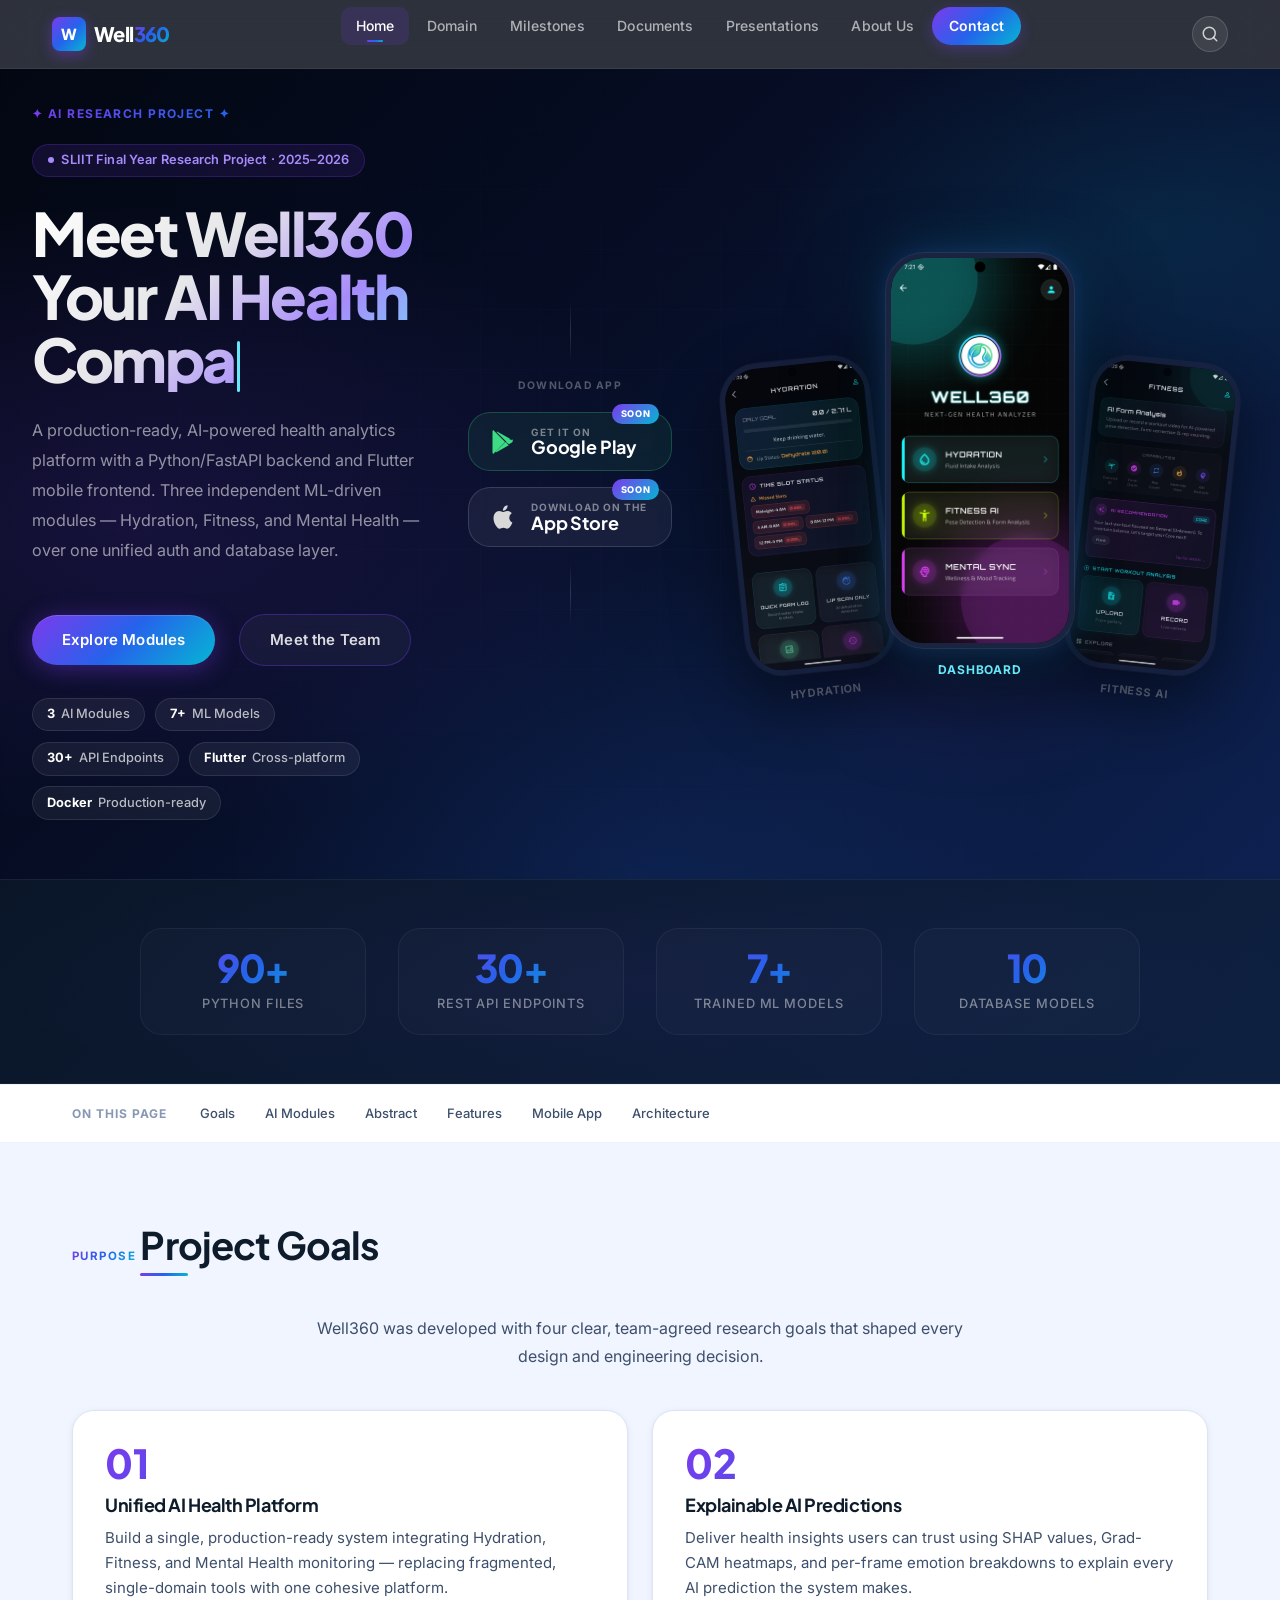
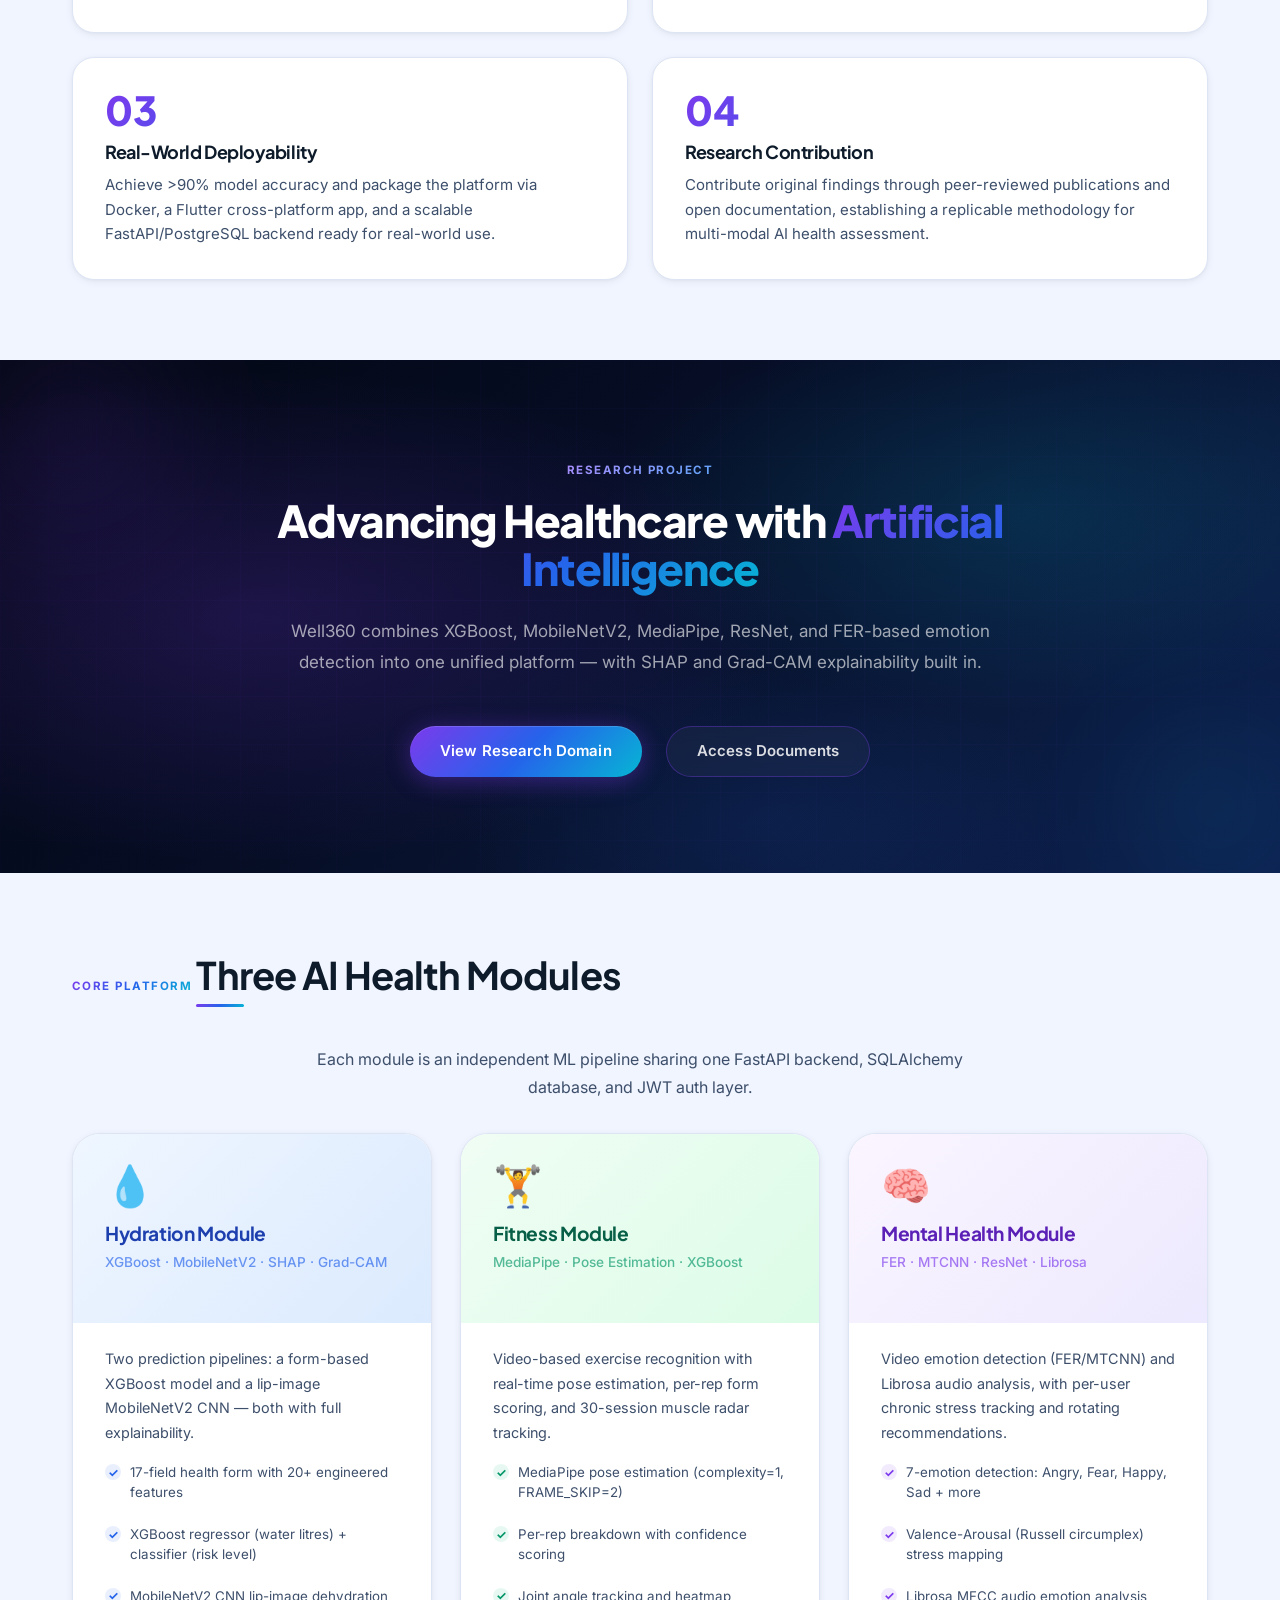
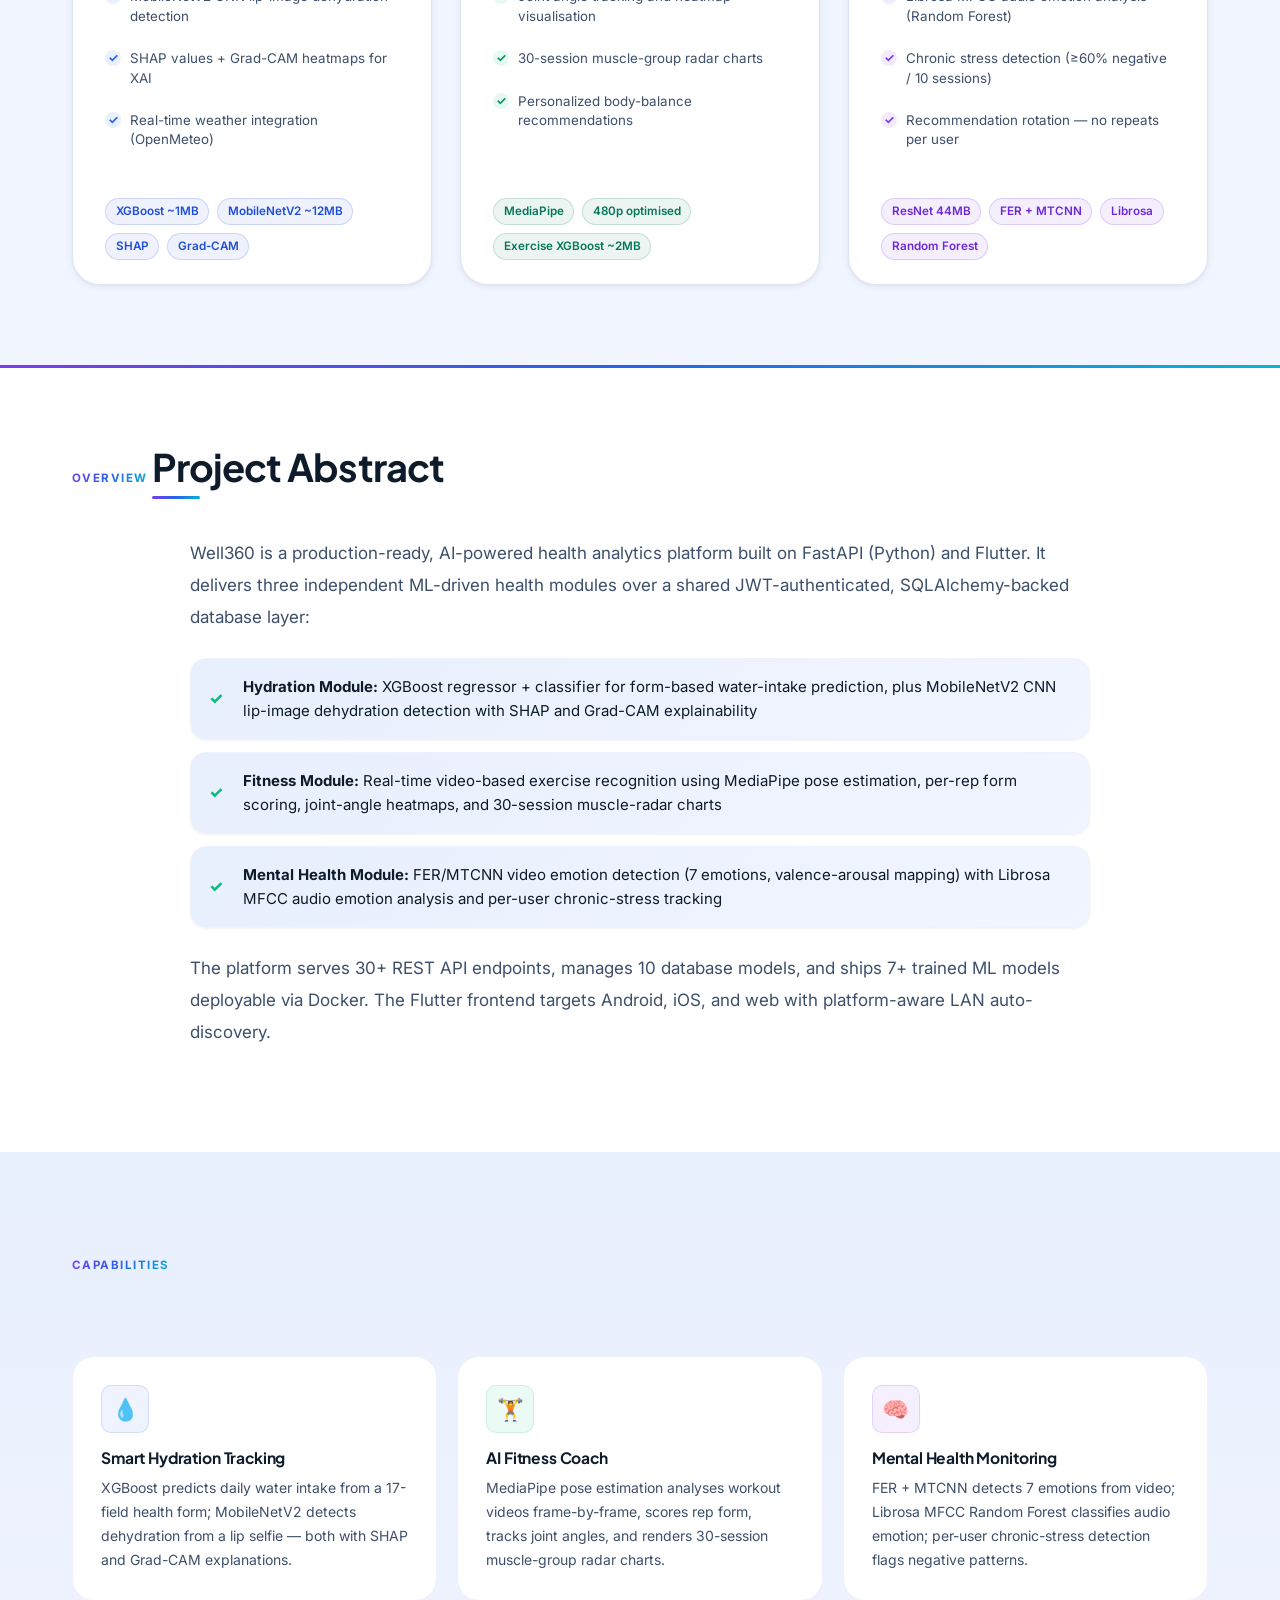
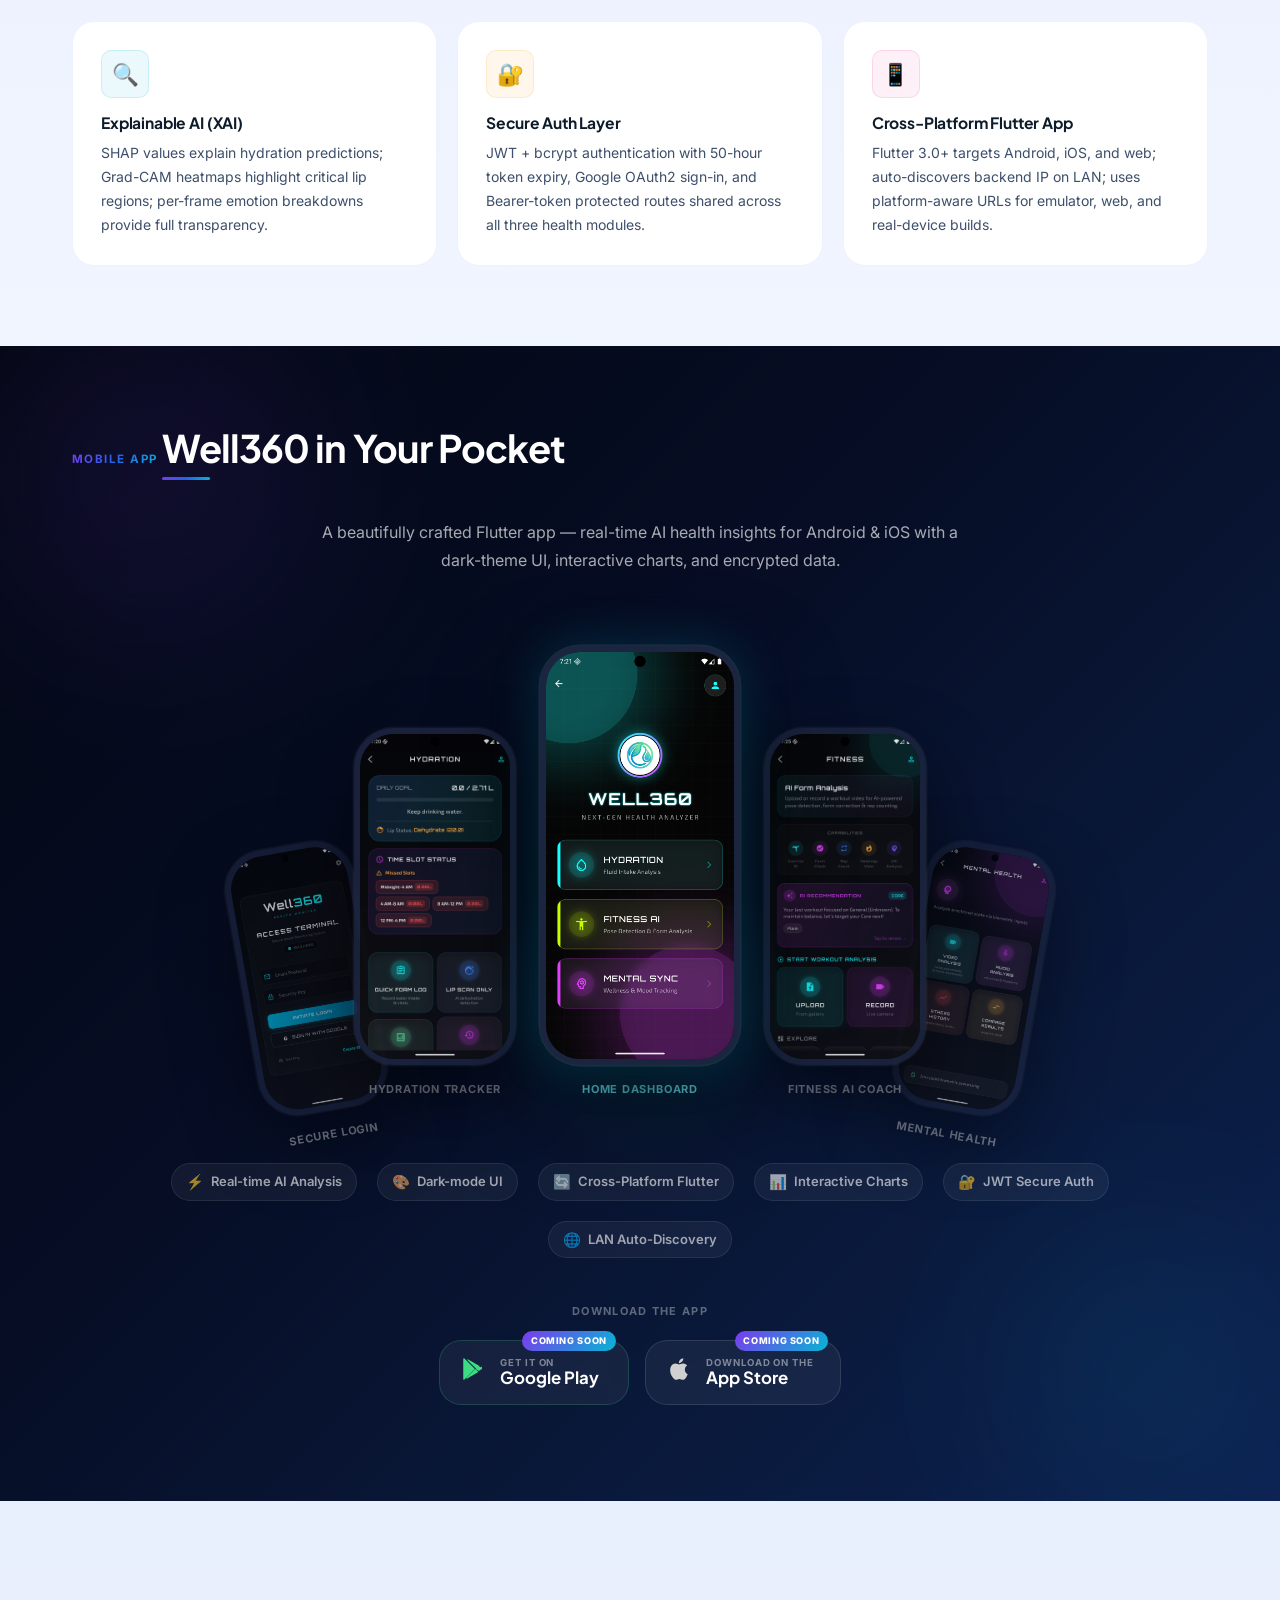
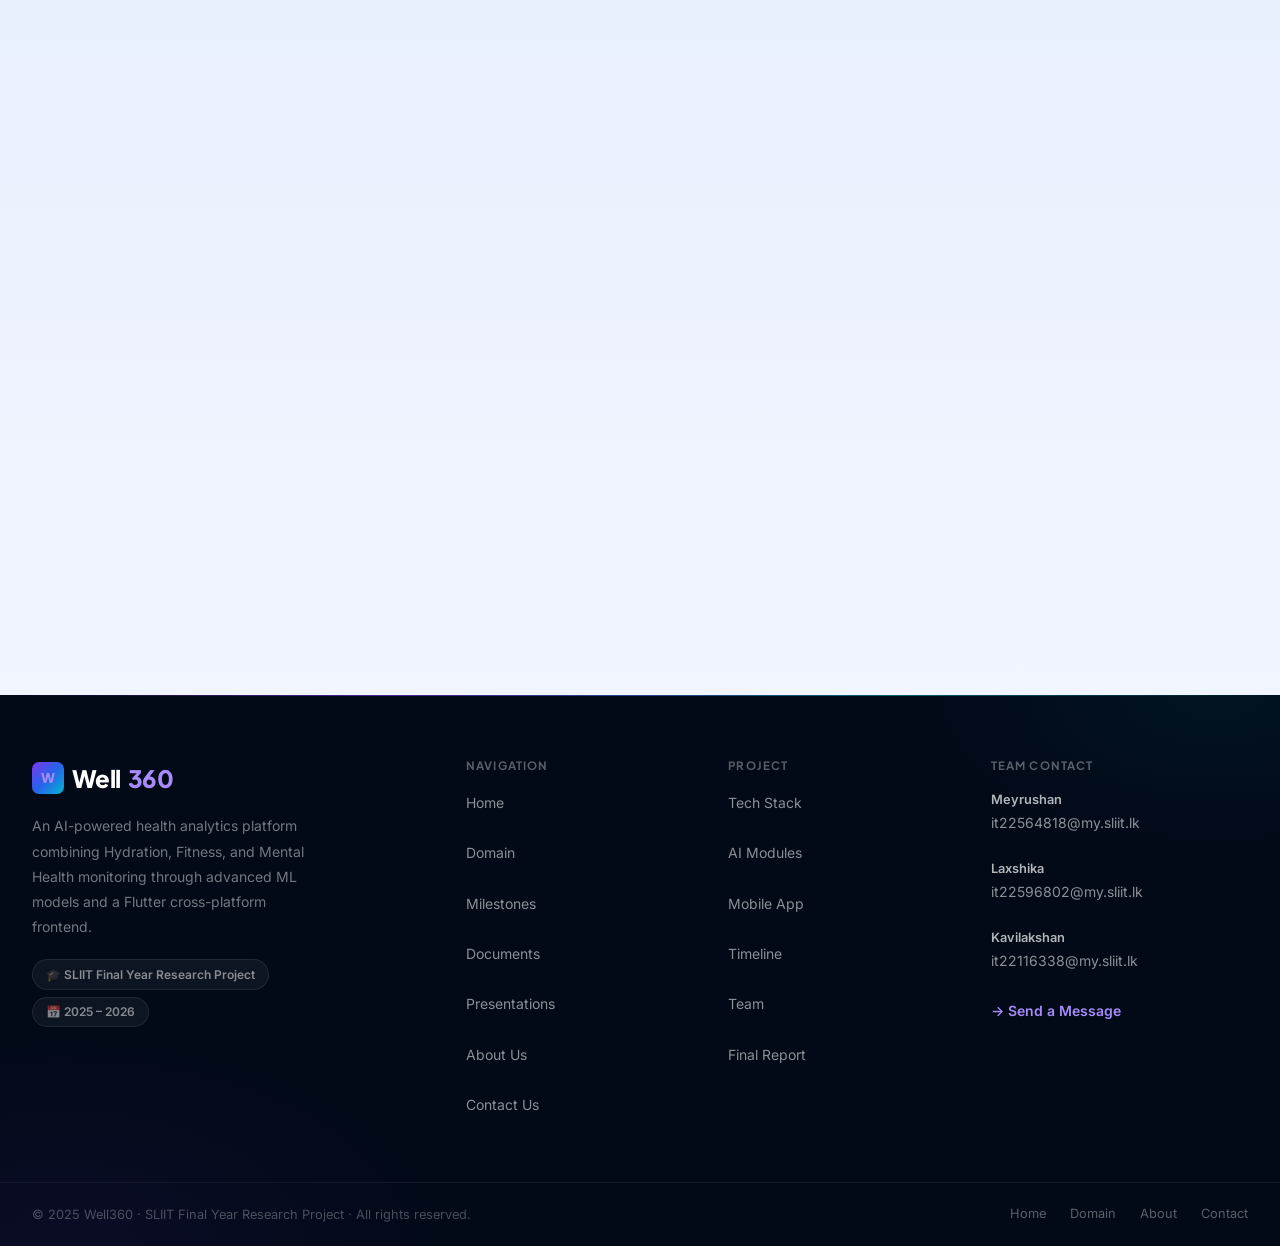
<file: index.html>
<!DOCTYPE html>
<html lang="en">
<head>
    <meta charset="UTF-8">
    <meta name="viewport" content="width=device-width, initial-scale=1.0">
    <title>Well360 — AI-Powered Health Analytics Platform</title>
    <meta name="description" content="Well360 is a production-ready AI health analytics platform with Hydration, Fitness, and Mental Health modules powered by XGBoost, MediaPipe, and deep learning.">
    <link rel="preconnect" href="https://fonts.googleapis.com">
    <link rel="preconnect" href="https://fonts.gstatic.com" crossorigin>
    <link href="https://fonts.googleapis.com/css2?family=Inter:wght@300;400;500;600;700;800&family=Plus+Jakarta+Sans:wght@400;500;600;700;800&display=swap" rel="stylesheet">
    <link rel="stylesheet" href="style.css">
</head>
<body>

    <!-- ── Navigation ── -->
    <nav class="navbar" id="navbar">
        <div class="nav-container">
            <a href="index.html" class="logo">
                <span class="logo-mark">W</span>
                <span class="logo-text">Well<span class="logo-accent">360</span></span>
            </a>
            <ul class="nav-menu" id="navMenu">
                <li><a href="index.html" class="nav-link">Home</a></li>
                <li><a href="domain.html" class="nav-link">Domain</a></li>
                <li><a href="milestones.html" class="nav-link">Milestones</a></li>
                <li><a href="documents.html" class="nav-link">Documents</a></li>
                <li><a href="presentations.html" class="nav-link">Presentations</a></li>
                <li><a href="about.html" class="nav-link">About Us</a></li>
                <li><a href="contact.html" class="nav-link nav-cta">Contact</a></li>
            </ul>
            <button class="nav-search-btn" id="navSearchBtn" aria-label="Search site">
                <svg xmlns="http://www.w3.org/2000/svg" width="18" height="18" viewBox="0 0 24 24" fill="none" stroke="currentColor" stroke-width="2" stroke-linecap="round" stroke-linejoin="round"><circle cx="11" cy="11" r="8"/><line x1="21" y1="21" x2="16.65" y2="16.65"/></svg>
            </button>
            <button class="nav-toggle" id="navToggle" aria-label="Toggle navigation" aria-expanded="false">
                <span class="toggle-bar"></span>
                <span class="toggle-bar"></span>
                <span class="toggle-bar"></span>
            </button>
        </div>
    </nav>

    <!-- ── Hero ── -->
    <section class="hero" id="home">
        <div class="hero-content">
            <div class="hero-badge reveal">
                <span class="hero-badge-dot"></span>
                SLIIT Final Year Research Project · 2025–2026
            </div>
            <h1 class="hero-title reveal">
                Meet <span class="grad-text">Well360</span><br>
                Your AI Health<br>
                <span class="typewriter-wrap">
                    <span id="typewriter" data-words="Companion|Analyst|Coach|Monitor"></span><span class="typewriter-cursor"></span>
                </span>
            </h1>
            <p class="hero-description reveal">
                A production-ready, AI-powered health analytics platform with a Python/FastAPI backend
                and Flutter mobile frontend. Three independent ML-driven modules — Hydration, Fitness, and
                Mental Health — over one unified auth and database layer.
            </p>
            <div class="hero-buttons reveal">
                <a href="domain.html" class="btn btn-primary">Explore Modules</a>
                <a href="about.html" class="btn btn-secondary">Meet the Team</a>
            </div>
            <div class="hero-stat-badges reveal">
                <span class="hero-stat-badge"><strong>3</strong> AI Modules</span>
                <span class="hero-stat-badge"><strong>7+</strong> ML Models</span>
                <span class="hero-stat-badge"><strong>30+</strong> API Endpoints</span>
                <span class="hero-stat-badge"><strong>Flutter</strong> Cross-platform</span>
                <span class="hero-stat-badge"><strong>Docker</strong> Production-ready</span>
            </div>
        </div>
        <!-- ── Hero Center Store Column ── -->
        <div class="hero-store-col reveal">
            <div class="hero-store-col-line"></div>
            <p class="hero-store-col-label">Download App</p>
            <a href="#app" class="hero-store-btn hsbtn-android" aria-label="Get it on Google Play">
                <div class="hsb-icon">
                    <svg width="28" height="28" viewBox="0 0 24 24" fill="currentColor"><path d="M3.609 1.814L13.792 12 3.61 22.186A1.86 1.86 0 0 1 3 20.93V3.07c0-.479.218-.904.609-1.256zM14.208 12l2.77 2.77-9.928 5.671a1.92 1.92 0 0 1-.96.261c-.213 0-.42-.036-.617-.103L14.208 12zM19.56 9.51c.543.314.879.892.879 1.49 0 .598-.336 1.176-.879 1.49l-2.362 1.349L14.622 12l2.576-2.576 2.362 1.086zM6.473 3.4c.196-.067.404-.103.617-.103.336 0 .665.09.96.261l9.928 5.671-2.77 2.77L6.473 3.4z"/></svg>
                </div>
                <div class="hsb-text">
                    <span class="hsb-sub">GET IT ON</span>
                    <span class="hsb-main">Google Play</span>
                </div>
                <span class="hsb-soon">Soon</span>
            </a>
            <a href="#app" class="hero-store-btn hsbtn-apple" aria-label="Download on the App Store">
                <div class="hsb-icon">
                    <svg width="28" height="28" viewBox="0 0 24 24" fill="currentColor"><path d="M18.71 19.5c-.83 1.24-1.71 2.45-3.05 2.47-1.34.03-1.77-.79-3.29-.79-1.53 0-2 .77-3.27.82-1.31.05-2.3-1.32-3.14-2.53C4.25 17 2.94 12.45 4.7 9.39c.87-1.52 2.43-2.48 4.12-2.51 1.28-.02 2.5.87 3.29.87.78 0 2.26-1.07 3.8-.91.65.03 2.47.26 3.64 1.98-.09.06-2.17 1.28-2.15 3.81.03 3.02 2.65 4.03 2.68 4.04-.03.07-.42 1.44-1.38 2.83M13 3.5c.73-.83 1.94-1.46 2.94-1.5.13 1.17-.34 2.35-1.04 3.19-.69.85-1.83 1.51-2.95 1.42-.15-1.15.41-2.35 1.05-3.11z"/></svg>
                </div>
                <div class="hsb-text">
                    <span class="hsb-sub">DOWNLOAD ON THE</span>
                    <span class="hsb-main">App Store</span>
                </div>
                <span class="hsb-soon">Soon</span>
            </a>
            <div class="hero-store-col-line"></div>
        </div>

        <div class="hero-visual">
            <div class="hero-phone-showcase">
                <div class="hero-phone hp-left">
                    <div class="hero-phone-frame">
                        <img src="MobileApplication_Screen_shots_Well360/Hydartion_Home_Page.png" alt="Hydration Screen" loading="eager">
                    </div>
                    <span class="hero-phone-label">Hydration</span>
                </div>
                <div class="hero-phone hp-center">
                    <div class="hero-phone-glow"></div>
                    <div class="hero-phone-frame">
                        <img src="MobileApplication_Screen_shots_Well360/DashBoard.png" alt="Well360 Dashboard" loading="eager">
                    </div>
                    <span class="hero-phone-label hp-label-center">Dashboard</span>
                </div>
                <div class="hero-phone hp-right">
                    <div class="hero-phone-frame">
                        <img src="MobileApplication_Screen_shots_Well360/Fitness_Ui.png" alt="Fitness Screen" loading="eager">
                    </div>
                    <span class="hero-phone-label">Fitness AI</span>
                </div>
            </div>
        </div>
    </section>

    <!-- ── Stats Strip ── -->
    <div class="stats-strip">
        <div class="stats-strip-grid">
            <div class="stat-strip-item reveal">
                <span class="stat-strip-num" data-counter data-target="90" data-suffix="+">90+</span>
                <span class="stat-strip-label">Python Files</span>
            </div>
            <div class="stat-strip-item reveal">
                <span class="stat-strip-num" data-counter data-target="30" data-suffix="+">30+</span>
                <span class="stat-strip-label">REST API Endpoints</span>
            </div>
            <div class="stat-strip-item reveal">
                <span class="stat-strip-num" data-counter data-target="7" data-suffix="+">7+</span>
                <span class="stat-strip-label">Trained ML Models</span>
            </div>
            <div class="stat-strip-item reveal">
                <span class="stat-strip-num" data-counter data-target="10">10</span>
                <span class="stat-strip-label">Database Models</span>
            </div>
        </div>
    </div>

    <!-- ── On This Page ── -->
    <nav class="page-contents" aria-label="Page contents">
        <div class="page-contents-inner">
            <span class="page-contents-label">On this page</span>
            <div class="page-contents-links">
                <a href="#goals">Goals</a>
                <a href="#modules">AI Modules</a>
                <a href="#abstract">Abstract</a>
                <a href="#features">Features</a>
                <a href="#app">Mobile App</a>
                <a href="#architecture">Architecture</a>
            </div>
        </div>
    </nav>

    <!-- ── Project Goals ── -->
    <section class="goals-section" id="goals">
        <div class="section-container">
            <span class="section-eyebrow reveal">Purpose</span>
            <h2 class="reveal">Project Goals</h2>
            <p class="section-subtitle reveal">Well360 was developed with four clear, team-agreed research goals that shaped every design and engineering decision.</p>
            <div class="goals-grid reveal-group">

                <div class="goal-card">
                    <div class="goal-number">01</div>
                    <h3>Unified AI Health Platform</h3>
                    <p>Build a single, production-ready system integrating Hydration, Fitness, and Mental Health monitoring — replacing fragmented, single-domain tools with one cohesive platform.</p>
                </div>

                <div class="goal-card">
                    <div class="goal-number">02</div>
                    <h3>Explainable AI Predictions</h3>
                    <p>Deliver health insights users can trust using SHAP values, Grad-CAM heatmaps, and per-frame emotion breakdowns to explain every AI prediction the system makes.</p>
                </div>

                <div class="goal-card">
                    <div class="goal-number">03</div>
                    <h3>Real-World Deployability</h3>
                    <p>Achieve &gt;90% model accuracy and package the platform via Docker, a Flutter cross-platform app, and a scalable FastAPI/PostgreSQL backend ready for real-world use.</p>
                </div>

                <div class="goal-card">
                    <div class="goal-number">04</div>
                    <h3>Research Contribution</h3>
                    <p>Contribute original findings through peer-reviewed publications and open documentation, establishing a replicable methodology for multi-modal AI health assessment.</p>
                </div>

            </div>
        </div>
    </section>

    <!-- ── CTA Banner ── -->
    <section class="cta-banner">
        <div class="cta-orb cta-orb-1"></div>
        <div class="cta-orb cta-orb-2"></div>
        <div class="cta-banner-inner">
            <span class="section-eyebrow light reveal">Research Project</span>
            <h2 class="reveal">Advancing Healthcare with <span>Artificial Intelligence</span></h2>
            <p class="reveal">Well360 combines XGBoost, MobileNetV2, MediaPipe, ResNet, and FER-based emotion detection into one unified platform — with SHAP and Grad-CAM explainability built in.</p>
            <div class="cta-banner-actions reveal">
                <a href="domain.html" class="btn btn-primary">View Research Domain</a>
                <a href="documents.html" class="btn btn-secondary">Access Documents</a>
            </div>
        </div>
    </section>

    <!-- ── 3 ML Modules ── -->
    <section class="modules-section" id="modules">
        <div class="section-container">
            <span class="section-eyebrow reveal">Core Platform</span>
            <h2 class="reveal">Three AI Health Modules</h2>
            <p class="section-subtitle reveal">Each module is an independent ML pipeline sharing one FastAPI backend, SQLAlchemy database, and JWT auth layer.</p>
            <div class="modules-grid reveal-group">

                <!-- Hydration -->
                <div class="module-card mc-hydration">
                    <div class="module-card-header">
                        <span class="module-card-emoji">💧</span>
                        <h3>Hydration Module</h3>
                        <p class="module-card-subtitle">XGBoost · MobileNetV2 · SHAP · Grad-CAM</p>
                    </div>
                    <div class="module-card-body">
                        <p>Two prediction pipelines: a form-based XGBoost model and a lip-image MobileNetV2 CNN — both with full explainability.</p>
                        <ul class="module-feature-list">
                            <li>17-field health form with 20+ engineered features</li>
                            <li>XGBoost regressor (water litres) + classifier (risk level)</li>
                            <li>MobileNetV2 CNN lip-image dehydration detection</li>
                            <li>SHAP values + Grad-CAM heatmaps for XAI</li>
                            <li>Real-time weather integration (OpenMeteo)</li>
                        </ul>
                    </div>
                    <div class="module-card-footer">
                        <span class="mc-tag">XGBoost ~1MB</span>
                        <span class="mc-tag">MobileNetV2 ~12MB</span>
                        <span class="mc-tag">SHAP</span>
                        <span class="mc-tag">Grad-CAM</span>
                    </div>
                </div>

                <!-- Fitness -->
                <div class="module-card mc-fitness">
                    <div class="module-card-header">
                        <span class="module-card-emoji">🏋️</span>
                        <h3>Fitness Module</h3>
                        <p class="module-card-subtitle">MediaPipe · Pose Estimation · XGBoost</p>
                    </div>
                    <div class="module-card-body">
                        <p>Video-based exercise recognition with real-time pose estimation, per-rep form scoring, and 30-session muscle radar tracking.</p>
                        <ul class="module-feature-list">
                            <li>MediaPipe pose estimation (complexity=1, FRAME_SKIP=2)</li>
                            <li>Per-rep breakdown with confidence scoring</li>
                            <li>Joint angle tracking and heatmap visualisation</li>
                            <li>30-session muscle-group radar charts</li>
                            <li>Personalized body-balance recommendations</li>
                        </ul>
                    </div>
                    <div class="module-card-footer">
                        <span class="mc-tag">MediaPipe</span>
                        <span class="mc-tag">480p optimised</span>
                        <span class="mc-tag">Exercise XGBoost ~2MB</span>
                    </div>
                </div>

                <!-- Mental Health -->
                <div class="module-card mc-mental">
                    <div class="module-card-header">
                        <span class="module-card-emoji">🧠</span>
                        <h3>Mental Health Module</h3>
                        <p class="module-card-subtitle">FER · MTCNN · ResNet · Librosa</p>
                    </div>
                    <div class="module-card-body">
                        <p>Video emotion detection (FER/MTCNN) and Librosa audio analysis, with per-user chronic stress tracking and rotating recommendations.</p>
                        <ul class="module-feature-list">
                            <li>7-emotion detection: Angry, Fear, Happy, Sad + more</li>
                            <li>Valence-Arousal (Russell circumplex) stress mapping</li>
                            <li>Librosa MFCC audio emotion analysis (Random Forest)</li>
                            <li>Chronic stress detection (≥60% negative / 10 sessions)</li>
                            <li>Recommendation rotation — no repeats per user</li>
                        </ul>
                    </div>
                    <div class="module-card-footer">
                        <span class="mc-tag">ResNet 44MB</span>
                        <span class="mc-tag">FER + MTCNN</span>
                        <span class="mc-tag">Librosa</span>
                        <span class="mc-tag">Random Forest</span>
                    </div>
                </div>

            </div>
        </div>
    </section>

    <!-- ── Abstract ── -->
    <section class="abstract" id="abstract">
        <div class="section-container">
            <span class="section-eyebrow reveal">Overview</span>
            <h2 class="reveal">Project Abstract</h2>
            <div class="abstract-content">
                <p class="reveal">
                    Well360 is a production-ready, AI-powered health analytics platform built on FastAPI (Python) and Flutter.
                    It delivers three independent ML-driven health modules over a shared JWT-authenticated, SQLAlchemy-backed database layer:
                </p>
                <ul class="abstract-list reveal">
                    <li><strong>Hydration Module:</strong> XGBoost regressor + classifier for form-based water-intake prediction, plus MobileNetV2 CNN lip-image dehydration detection with SHAP and Grad-CAM explainability</li>
                    <li><strong>Fitness Module:</strong> Real-time video-based exercise recognition using MediaPipe pose estimation, per-rep form scoring, joint-angle heatmaps, and 30-session muscle-radar charts</li>
                    <li><strong>Mental Health Module:</strong> FER/MTCNN video emotion detection (7 emotions, valence-arousal mapping) with Librosa MFCC audio emotion analysis and per-user chronic-stress tracking</li>
                </ul>
                <p class="reveal">
                    The platform serves 30+ REST API endpoints, manages 10 database models, and ships 7+ trained ML models
                    deployable via Docker. The Flutter frontend targets Android, iOS, and web with platform-aware LAN auto-discovery.
                </p>
            </div>
        </div>
    </section>

    <!-- ── Key Features ── -->
    <section class="features-section-premium" id="features">
        <div class="section-container">
            <span class="section-eyebrow reveal">Capabilities</span>
            <h2 class="reveal">What Makes Well360 Different</h2>
            <div class="features-grid-premium reveal-group">
                <div class="feature-card-premium">
                    <div class="fc-icon-wrap fc-blue">💧</div>
                    <h3>Smart Hydration Tracking</h3>
                    <p>XGBoost predicts daily water intake from a 17-field health form; MobileNetV2 detects dehydration from a lip selfie — both with SHAP and Grad-CAM explanations.</p>
                </div>
                <div class="feature-card-premium">
                    <div class="fc-icon-wrap fc-green">🏋️</div>
                    <h3>AI Fitness Coach</h3>
                    <p>MediaPipe pose estimation analyses workout videos frame-by-frame, scores rep form, tracks joint angles, and renders 30-session muscle-group radar charts.</p>
                </div>
                <div class="feature-card-premium">
                    <div class="fc-icon-wrap fc-violet">🧠</div>
                    <h3>Mental Health Monitoring</h3>
                    <p>FER + MTCNN detects 7 emotions from video; Librosa MFCC Random Forest classifies audio emotion; per-user chronic-stress detection flags negative patterns.</p>
                </div>
                <div class="feature-card-premium">
                    <div class="fc-icon-wrap fc-cyan">🔍</div>
                    <h3>Explainable AI (XAI)</h3>
                    <p>SHAP values explain hydration predictions; Grad-CAM heatmaps highlight critical lip regions; per-frame emotion breakdowns provide full transparency.</p>
                </div>
                <div class="feature-card-premium">
                    <div class="fc-icon-wrap fc-gold">🔐</div>
                    <h3>Secure Auth Layer</h3>
                    <p>JWT + bcrypt authentication with 50-hour token expiry, Google OAuth2 sign-in, and Bearer-token protected routes shared across all three health modules.</p>
                </div>
                <div class="feature-card-premium">
                    <div class="fc-icon-wrap fc-pink">📱</div>
                    <h3>Cross-Platform Flutter App</h3>
                    <p>Flutter 3.0+ targets Android, iOS, and web; auto-discovers backend IP on LAN; uses platform-aware URLs for emulator, web, and real-device builds.</p>
                </div>
            </div>
        </div>
    </section>

    <!-- ── App Showcase ── -->
    <section class="app-showcase-section" id="app">
        <div class="app-showcase-bg-orb app-orb-1"></div>
        <div class="app-showcase-bg-orb app-orb-2"></div>
        <div class="section-container">
            <span class="section-eyebrow app-eyebrow reveal">Mobile App</span>
            <h2 class="app-showcase-heading reveal">Well360 in Your Pocket</h2>
            <p class="section-subtitle app-showcase-subtitle reveal">A beautifully crafted Flutter app — real-time AI health insights for Android &amp; iOS with a dark-theme UI, interactive charts, and encrypted data.</p>

            <!-- Phone Screenshots Showcase -->
            <div class="app-screens-showcase">
                <div class="phone-mock pm-side pm-left pm-far reveal">
                    <div class="phone-frame">
                        <img src="MobileApplication_Screen_shots_Well360/Login_Well360.png" alt="Well360 Login Screen" loading="lazy">
                    </div>
                    <span class="screen-label">Secure Login</span>
                </div>
                <div class="phone-mock pm-side pm-left reveal">
                    <div class="phone-frame">
                        <img src="MobileApplication_Screen_shots_Well360/Hydartion_Home_Page.png" alt="Hydration Home Screen" loading="lazy">
                    </div>
                    <span class="screen-label">Hydration Tracker</span>
                </div>
                <div class="phone-mock pm-center reveal">
                    <div class="phone-center-glow"></div>
                    <div class="phone-frame">
                        <img src="MobileApplication_Screen_shots_Well360/DashBoard.png" alt="Well360 Dashboard" loading="lazy">
                    </div>
                    <span class="screen-label screen-label-center">Home Dashboard</span>
                </div>
                <div class="phone-mock pm-side pm-right reveal">
                    <div class="phone-frame">
                        <img src="MobileApplication_Screen_shots_Well360/Fitness_Ui.png" alt="Fitness AI Screen" loading="lazy">
                    </div>
                    <span class="screen-label">Fitness AI Coach</span>
                </div>
                <div class="phone-mock pm-side pm-right pm-far reveal">
                    <div class="phone-frame">
                        <img src="MobileApplication_Screen_shots_Well360/MentelHealth_Ui.png" alt="Mental Health Screen" loading="lazy">
                    </div>
                    <span class="screen-label">Mental Health</span>
                </div>
            </div>

            <!-- App Feature Highlights -->
            <div class="app-features-row reveal">
                <div class="app-feat-item"><span class="app-feat-icon">⚡</span><span>Real-time AI Analysis</span></div>
                <div class="app-feat-item"><span class="app-feat-icon">🎨</span><span>Dark-mode UI</span></div>
                <div class="app-feat-item"><span class="app-feat-icon">🔄</span><span>Cross-Platform Flutter</span></div>
                <div class="app-feat-item"><span class="app-feat-icon">📊</span><span>Interactive Charts</span></div>
                <div class="app-feat-item"><span class="app-feat-icon">🔐</span><span>JWT Secure Auth</span></div>
                <div class="app-feat-item"><span class="app-feat-icon">🌐</span><span>LAN Auto-Discovery</span></div>
            </div>

            <!-- Store Download Badges -->
            <div class="store-download-row reveal">
                <p class="store-download-label">Download the App</p>
                <div class="store-badges-row">
                    <a href="#" class="store-badge-btn store-android" aria-label="Get it on Google Play">
                        <div class="store-btn-icon">
                            <svg width="26" height="26" viewBox="0 0 24 24" fill="currentColor" xmlns="http://www.w3.org/2000/svg">
                                <path d="M3.609 1.814L13.792 12 3.61 22.186A1.86 1.86 0 0 1 3 20.93V3.07c0-.479.218-.904.609-1.256zM14.208 12l2.77 2.77-9.928 5.671a1.92 1.92 0 0 1-.96.261c-.213 0-.42-.036-.617-.103L14.208 12zM19.56 9.51c.543.314.879.892.879 1.49 0 .598-.336 1.176-.879 1.49l-2.362 1.349L14.622 12l2.576-2.576 2.362 1.086zM6.473 3.4c.196-.067.404-.103.617-.103.336 0 .665.09.96.261l9.928 5.671-2.77 2.77L6.473 3.4z"/>
                            </svg>
                        </div>
                        <div class="store-btn-text">
                            <span class="store-btn-sub">GET IT ON</span>
                            <span class="store-btn-main">Google Play</span>
                        </div>
                        <span class="store-soon-pill">Coming Soon</span>
                    </a>
                    <a href="#" class="store-badge-btn store-apple" aria-label="Download on the App Store">
                        <div class="store-btn-icon">
                            <svg width="26" height="26" viewBox="0 0 24 24" fill="currentColor" xmlns="http://www.w3.org/2000/svg">
                                <path d="M18.71 19.5c-.83 1.24-1.71 2.45-3.05 2.47-1.34.03-1.77-.79-3.29-.79-1.53 0-2 .77-3.27.82-1.31.05-2.3-1.32-3.14-2.53C4.25 17 2.94 12.45 4.7 9.39c.87-1.52 2.43-2.48 4.12-2.51 1.28-.02 2.5.87 3.29.87.78 0 2.26-1.07 3.8-.91.65.03 2.47.26 3.64 1.98-.09.06-2.17 1.28-2.15 3.81.03 3.02 2.65 4.03 2.68 4.04-.03.07-.42 1.44-1.38 2.83M13 3.5c.73-.83 1.94-1.46 2.94-1.5.13 1.17-.34 2.35-1.04 3.19-.69.85-1.83 1.51-2.95 1.42-.15-1.15.41-2.35 1.05-3.11z"/>
                            </svg>
                        </div>
                        <div class="store-btn-text">
                            <span class="store-btn-sub">DOWNLOAD ON THE</span>
                            <span class="store-btn-main">App Store</span>
                        </div>
                        <span class="store-soon-pill">Coming Soon</span>
                    </a>
                </div>
            </div>
        </div>
    </section>

    <!-- ── Project Overview ── -->
    <section class="overview" id="architecture">
        <div class="section-container">
            <span class="section-eyebrow reveal">Architecture</span>
            <h2 class="reveal">Project Overview</h2>
            <div class="overview-content">

                <div class="overview-item ov-arch reveal">
                    <div class="ov-card-glow"></div>
                    <div class="ov-header">
                        <div class="ov-icon-wrap ov-icon-violet">🏗️</div>
                        <h3>System Architecture</h3>
                    </div>
                    <p class="ov-desc">Well360 runs three independent AI pipelines over a shared FastAPI backend, one SQLAlchemy ORM layer, and a unified JWT auth system.</p>
                    <div class="ov-modules">
                        <span class="ov-module mod-blue">💧 Hydration</span>
                        <span class="ov-module mod-green">🏋️ Fitness</span>
                        <span class="ov-module mod-purple">🧠 Mental Health</span>
                    </div>
                    <div class="ov-divider"></div>
                    <div class="ov-footer-tags">
                        <span class="ov-ftag">10 DB Models</span>
                        <span class="ov-ftag">30+ Endpoints</span>
                        <span class="ov-ftag">Docker Ready</span>
                    </div>
                </div>

                <div class="overview-item ov-stack reveal">
                    <div class="ov-card-glow"></div>
                    <div class="ov-header">
                        <div class="ov-icon-wrap ov-icon-cyan">⚡</div>
                        <h3>Technology Stack</h3>
                    </div>
                    <div class="ov-tech-groups">
                        <div class="ov-tech-group">
                            <span class="ov-tech-label lbl-blue">Backend</span>
                            <div class="ov-tech-tags">
                                <span>Python</span><span>FastAPI</span><span>SQLAlchemy</span><span>PostgreSQL</span><span>Docker</span>
                            </div>
                        </div>
                        <div class="ov-tech-group">
                            <span class="ov-tech-label lbl-violet">ML / AI</span>
                            <div class="ov-tech-tags">
                                <span>XGBoost</span><span>PyTorch</span><span>TensorFlow</span><span>MediaPipe</span><span>MTCNN</span><span>FER</span><span>SHAP</span><span>Grad-CAM</span><span>Librosa</span>
                            </div>
                        </div>
                        <div class="ov-tech-group">
                            <span class="ov-tech-label lbl-cyan">Frontend</span>
                            <div class="ov-tech-tags">
                                <span>Flutter</span><span>Dart</span><span>fl_chart</span><span>Google Sign-In</span>
                            </div>
                        </div>
                        <div class="ov-tech-group">
                            <span class="ov-tech-label lbl-gold">Auth</span>
                            <div class="ov-tech-tags">
                                <span>JWT</span><span>bcrypt</span><span>OAuth2</span>
                            </div>
                        </div>
                    </div>
                </div>

                <div class="overview-item ov-keystats reveal">
                    <div class="ov-card-glow"></div>
                    <div class="ov-header">
                        <div class="ov-icon-wrap ov-icon-gold">📊</div>
                        <h3>Key Stats</h3>
                    </div>
                    <div class="ov-stats-grid">
                        <div class="ov-stat">
                            <span class="ov-stat-num">90<span class="ov-stat-plus">+</span></span>
                            <span class="ov-stat-label">Python Files</span>
                        </div>
                        <div class="ov-stat">
                            <span class="ov-stat-num">30<span class="ov-stat-plus">+</span></span>
                            <span class="ov-stat-label">API Endpoints</span>
                        </div>
                        <div class="ov-stat">
                            <span class="ov-stat-num">7<span class="ov-stat-plus">+</span></span>
                            <span class="ov-stat-label">ML Models</span>
                        </div>
                        <div class="ov-stat">
                            <span class="ov-stat-num">10</span>
                            <span class="ov-stat-label">DB Models</span>
                        </div>
                        <div class="ov-stat">
                            <span class="ov-stat-num">30<span class="ov-stat-plus">+</span></span>
                            <span class="ov-stat-label">Flutter Screens</span>
                        </div>
                        <div class="ov-stat">
                            <span class="ov-stat-num">44<span class="ov-stat-plus">MB</span></span>
                            <span class="ov-stat-label">Largest Model</span>
                        </div>
                    </div>
                </div>

            </div>
        </div>
    </section>

    <!-- ── Footer ── -->
    <footer class="footer">
        <div class="footer-main">
            <div class="footer-grid">
                <div class="footer-brand">
                    <a href="index.html" class="footer-logo">
                        <span class="footer-logo-mark">W</span>
                        Well<span>360</span>
                    </a>
                    <p>An AI-powered health analytics platform combining Hydration, Fitness, and Mental Health monitoring through advanced ML models and a Flutter cross-platform frontend.</p>
                    <span class="footer-badge">🎓 SLIIT Final Year Research Project</span>
                    <span class="footer-badge">📅 2025 – 2026</span>
                </div>
                <div class="footer-col">
                    <h4>Navigation</h4>
                    <ul>
                        <li><a href="index.html">Home</a></li>
                        <li><a href="domain.html">Domain</a></li>
                        <li><a href="milestones.html">Milestones</a></li>
                        <li><a href="documents.html">Documents</a></li>
                        <li><a href="presentations.html">Presentations</a></li>
                        <li><a href="about.html">About Us</a></li>
                        <li><a href="contact.html">Contact Us</a></li>
                    </ul>
                </div>
                <div class="footer-col">
                    <h4>Project</h4>
                    <ul>
                        <li><a href="domain.html">Tech Stack</a></li>
                        <li><a href="domain.html">AI Modules</a></li>
                        <li><a href="index.html#app">Mobile App</a></li>
                        <li><a href="milestones.html">Timeline</a></li>
                        <li><a href="about.html">Team</a></li>
                        <li><a href="documents.html">Final Report</a></li>
                    </ul>
                </div>
                <div class="footer-col">
                    <h4>Team Contact</h4>
                    <ul>
                        <li>
                            <div class="footer-email">
                                <strong>Meyrushan</strong>
                                <a href="mailto:it22564818@my.sliit.lk">it22564818@my.sliit.lk</a>
                            </div>
                        </li>
                        <li>
                            <div class="footer-email">
                                <strong>Laxshika</strong>
                                <a href="mailto:it22596802@my.sliit.lk">it22596802@my.sliit.lk</a>
                            </div>
                        </li>
                        <li>
                            <div class="footer-email">
                                <strong>Kavilakshan</strong>
                                <a href="mailto:it22116338@my.sliit.lk">it22116338@my.sliit.lk</a>
                            </div>
                        </li>
                        <li><a href="contact.html" style="color:var(--violet-light); font-weight:600;">→ Send a Message</a></li>
                    </ul>
                </div>
            </div>
        </div>
        <div class="footer-bottom">
            <div class="footer-bottom-inner">
                <p>&copy; 2025 Well360 · SLIIT Final Year Research Project · All rights reserved.</p>
                <div class="footer-bottom-links">
                    <a href="index.html">Home</a>
                    <a href="domain.html">Domain</a>
                    <a href="about.html">About</a>
                    <a href="contact.html">Contact</a>
                </div>
            </div>
        </div>
    </footer>

    <button class="back-to-top" id="backToTop" aria-label="Back to top">↑</button>
    <!-- ── Search Overlay ── -->
    <div class="search-overlay" id="searchOverlay" aria-hidden="true">
        <div class="search-overlay-backdrop" id="searchBackdrop"></div>
        <div class="search-overlay-box">
            <div class="search-overlay-header">
                <svg xmlns="http://www.w3.org/2000/svg" width="20" height="20" viewBox="0 0 24 24" fill="none" stroke="currentColor" stroke-width="2" stroke-linecap="round" stroke-linejoin="round"><circle cx="11" cy="11" r="8"/><line x1="21" y1="21" x2="16.65" y2="16.65"/></svg>
                <input type="text" id="searchInput" class="search-input" placeholder="Search Well360..." autocomplete="off" spellcheck="false">
                <button class="search-close-btn" id="searchClose" aria-label="Close search">✕</button>
            </div>
            <div class="search-results" id="searchResults">
                <p class="search-hint">Try: "hydration", "milestones", "contact", "team", "documents"</p>
            </div>
            <div class="search-shortcut-hint">Press <kbd>Esc</kbd> to close · <kbd>Ctrl K</kbd> to open</div>
        </div>
    </div>
    <script src="main.js"></script>
</body>
</html>
</file>
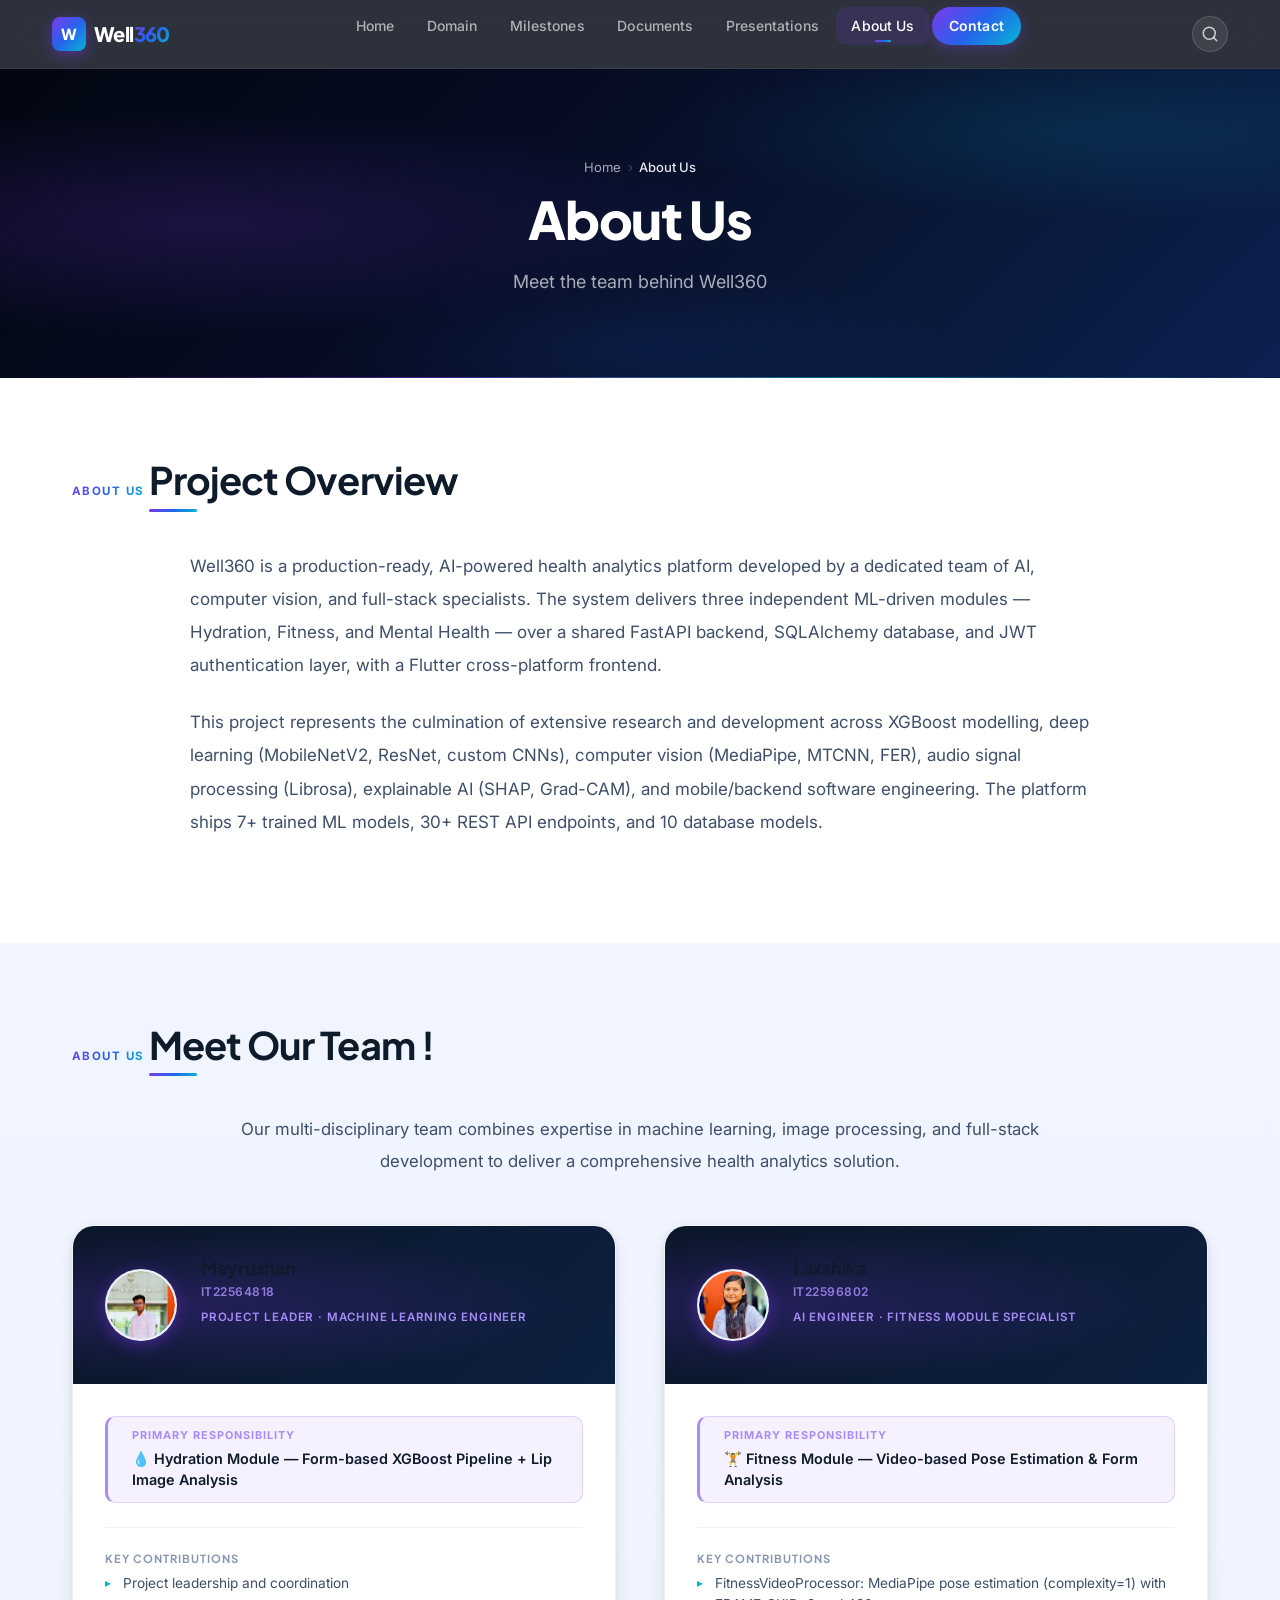
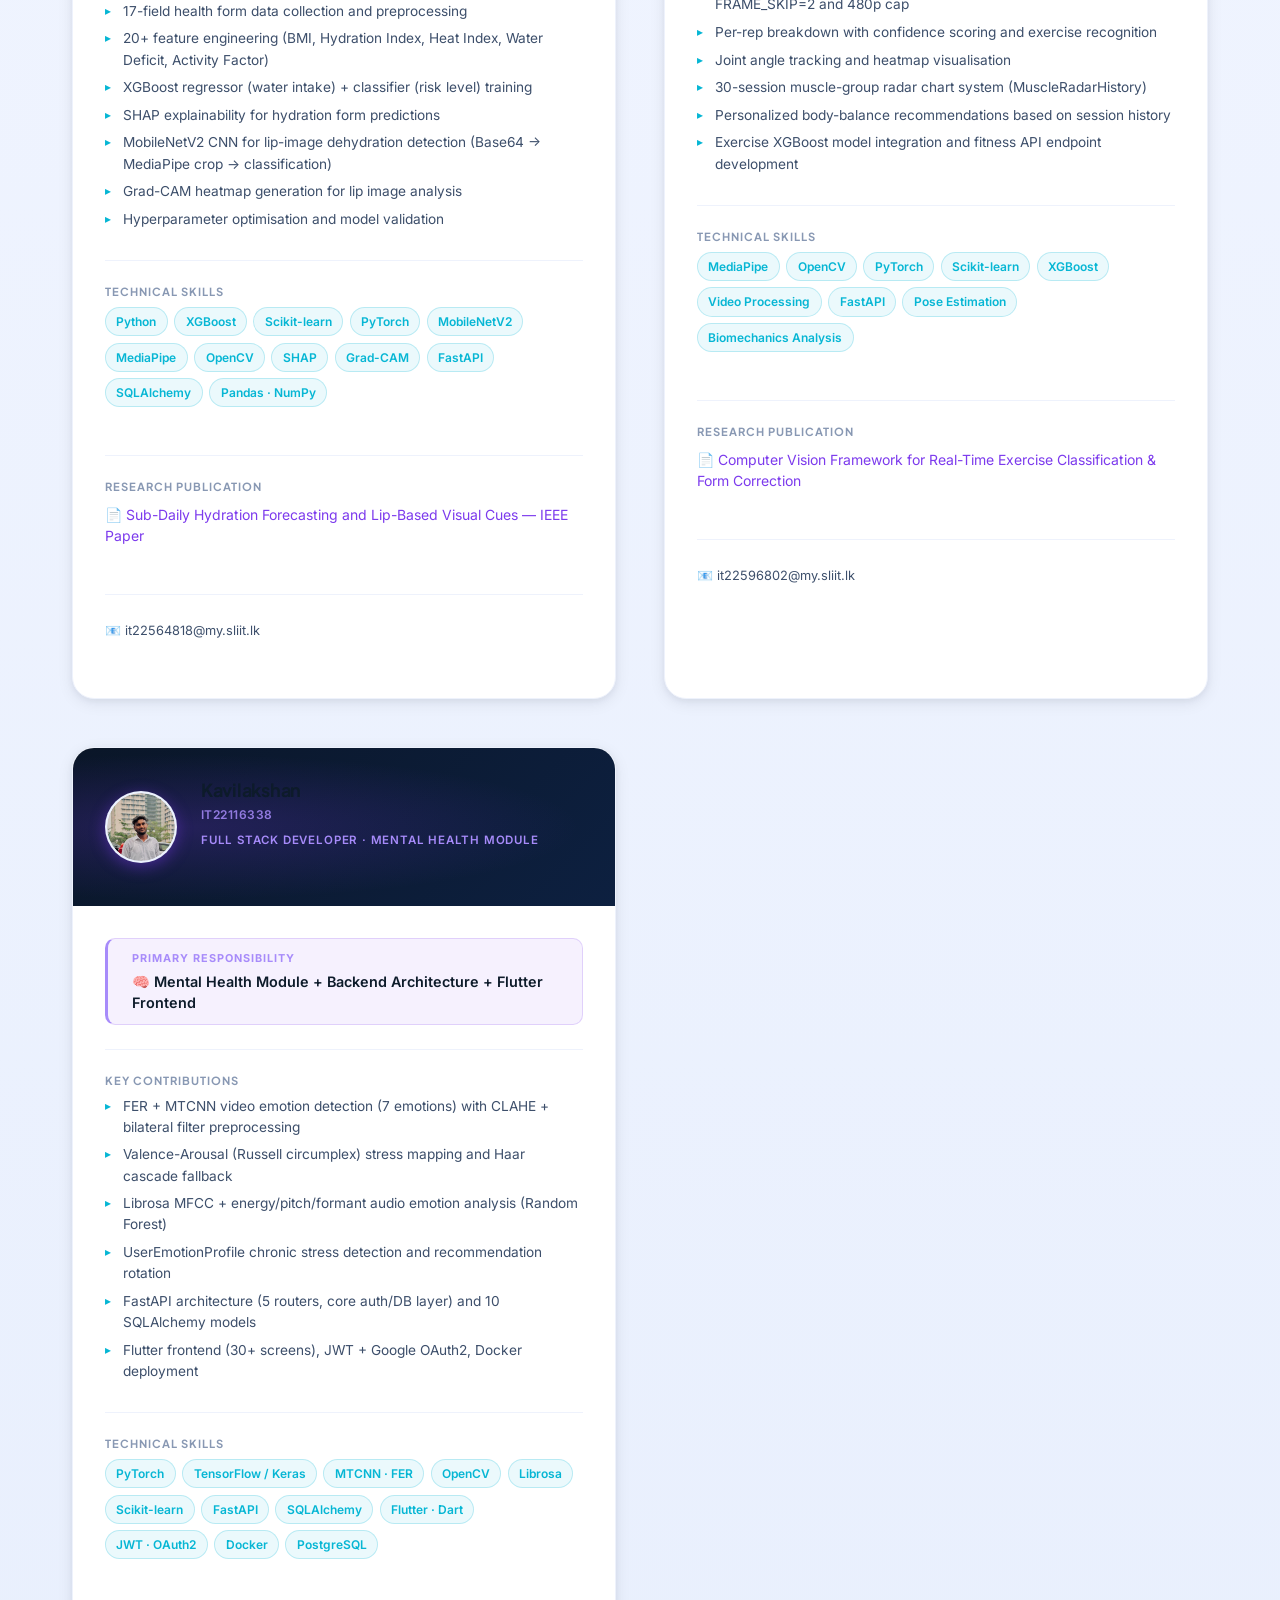
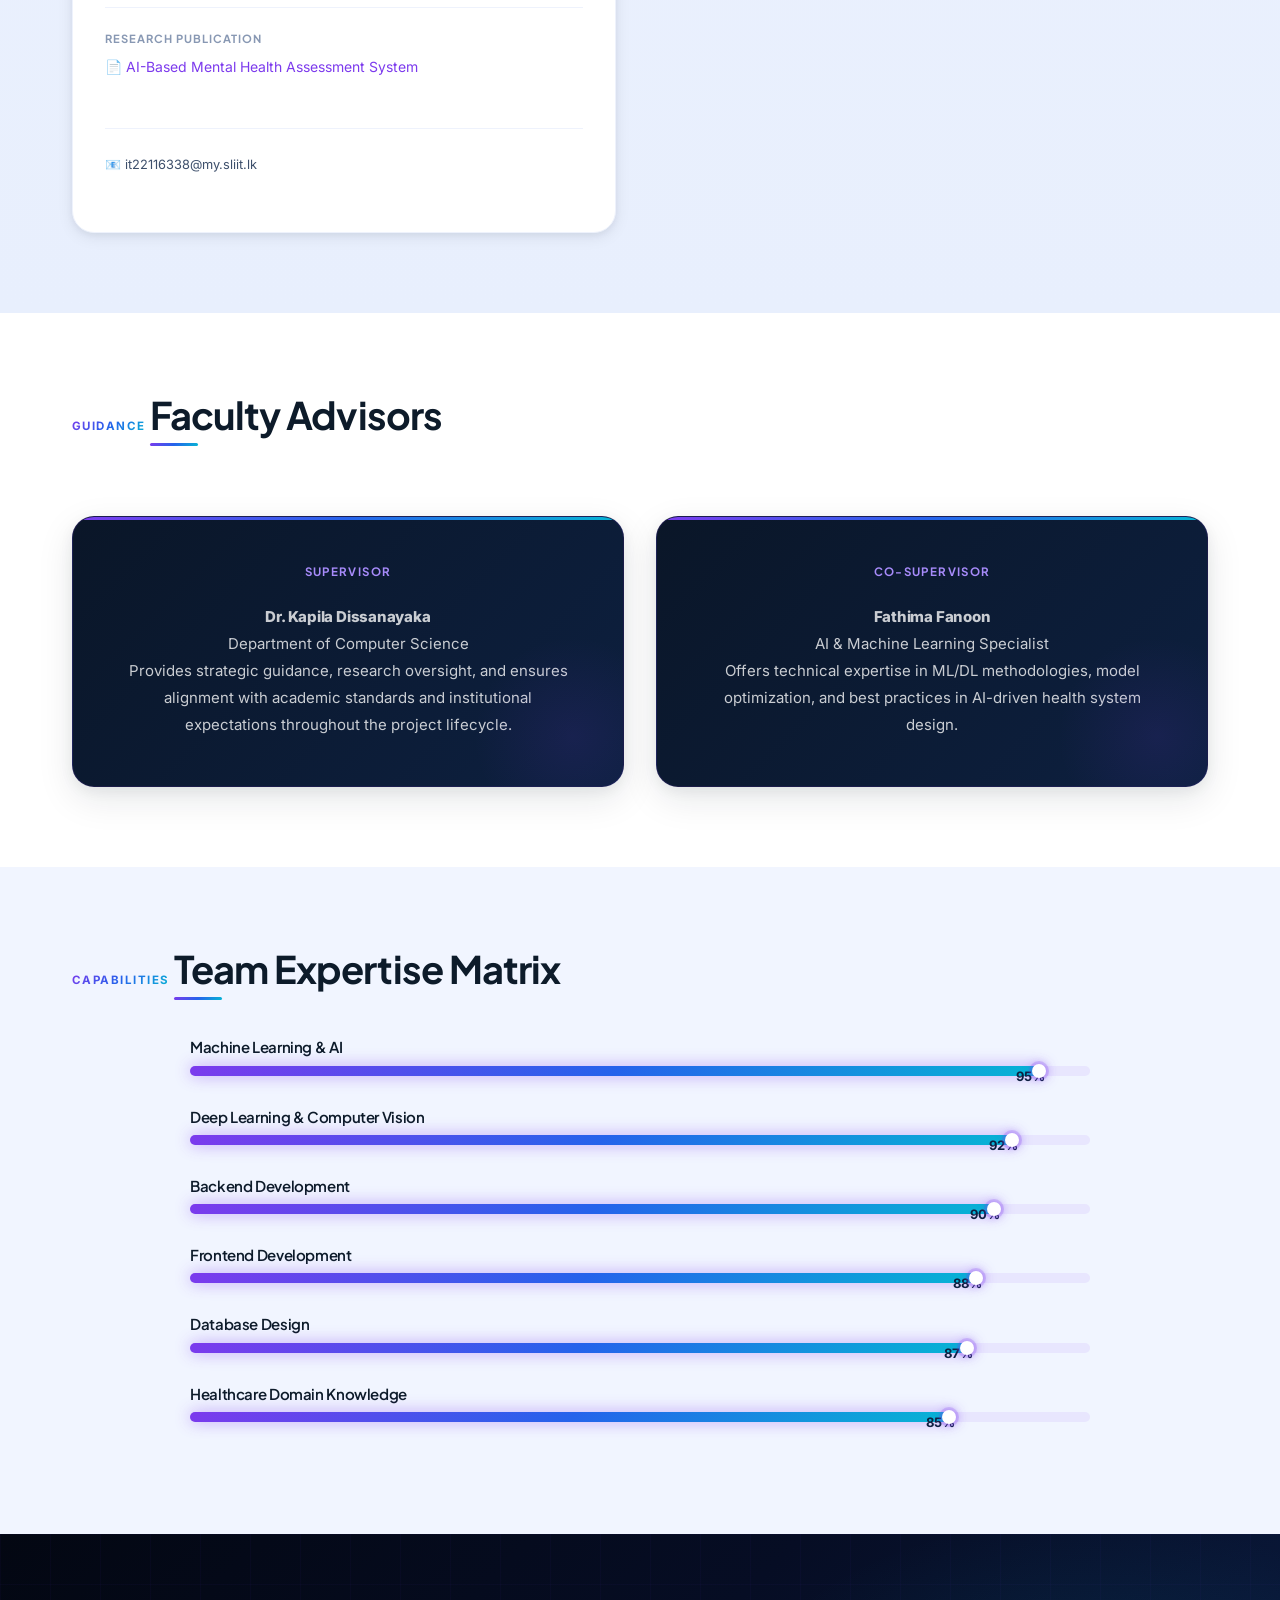
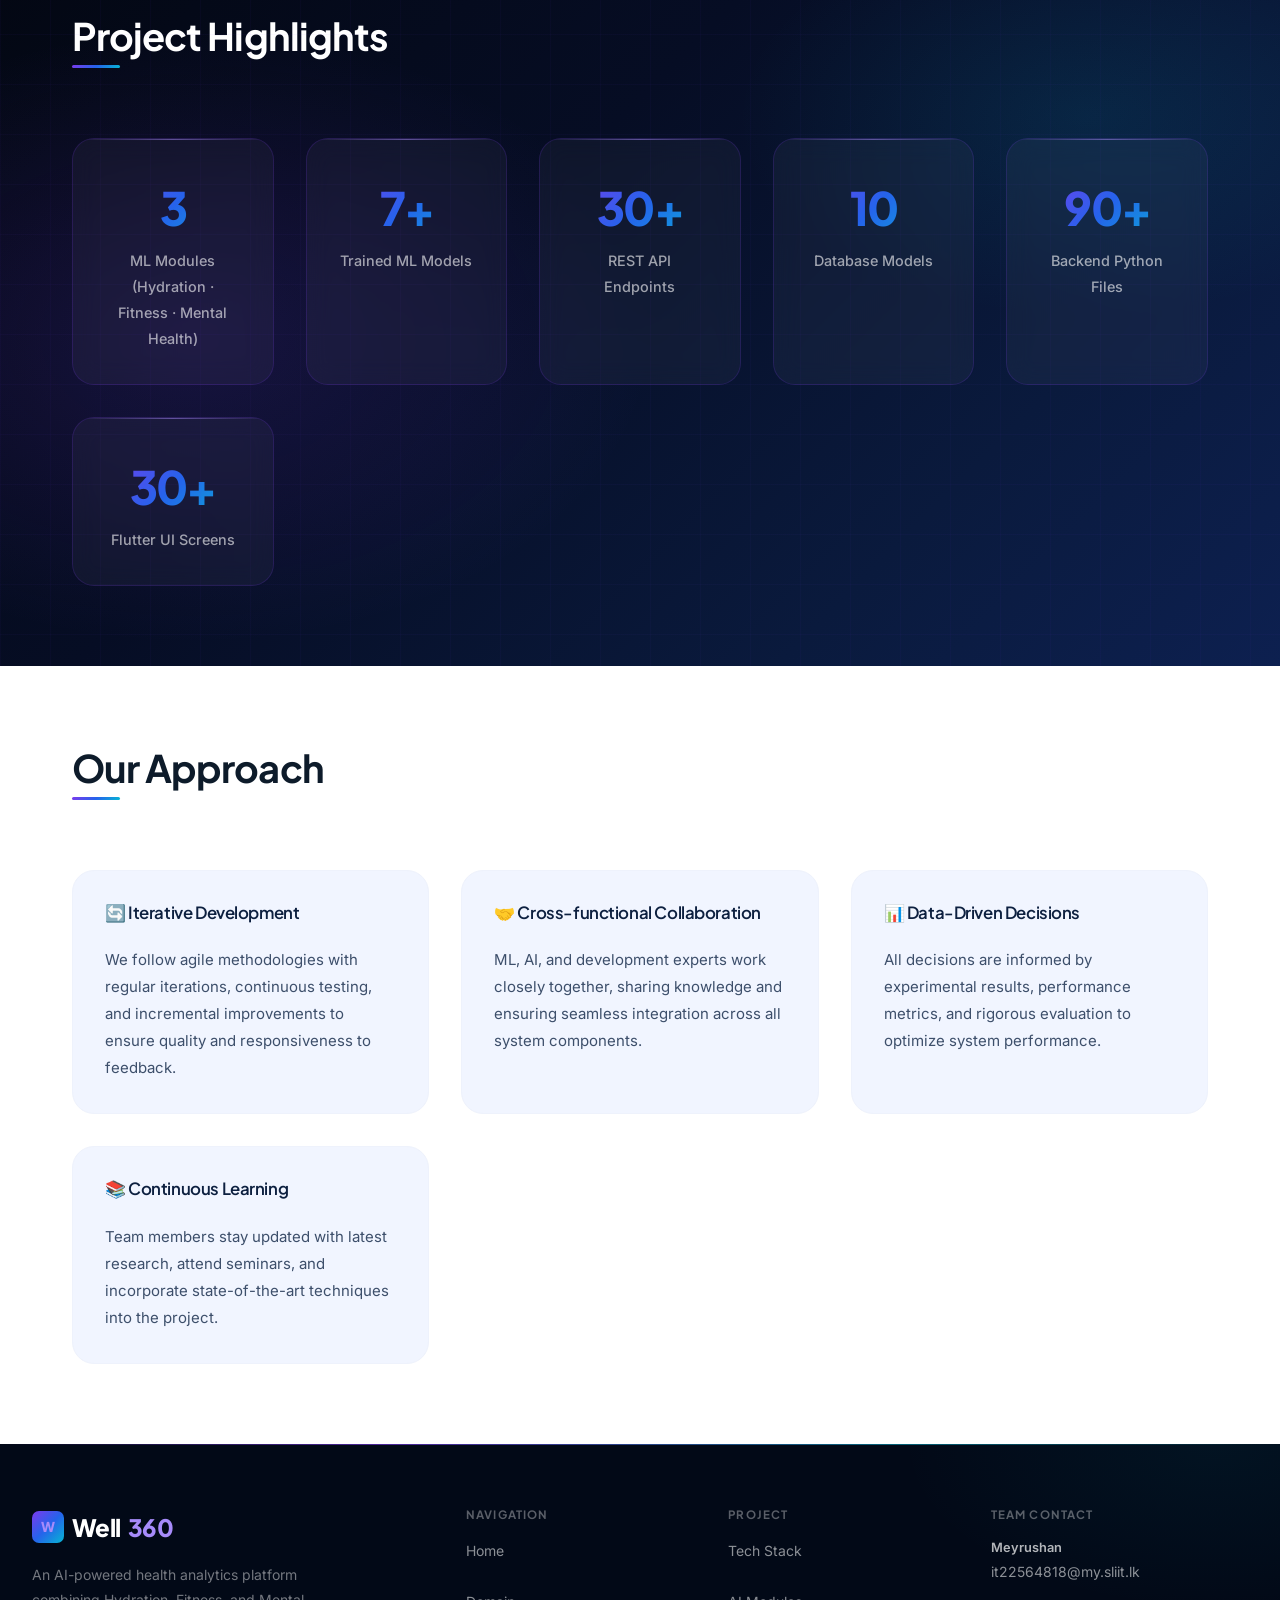
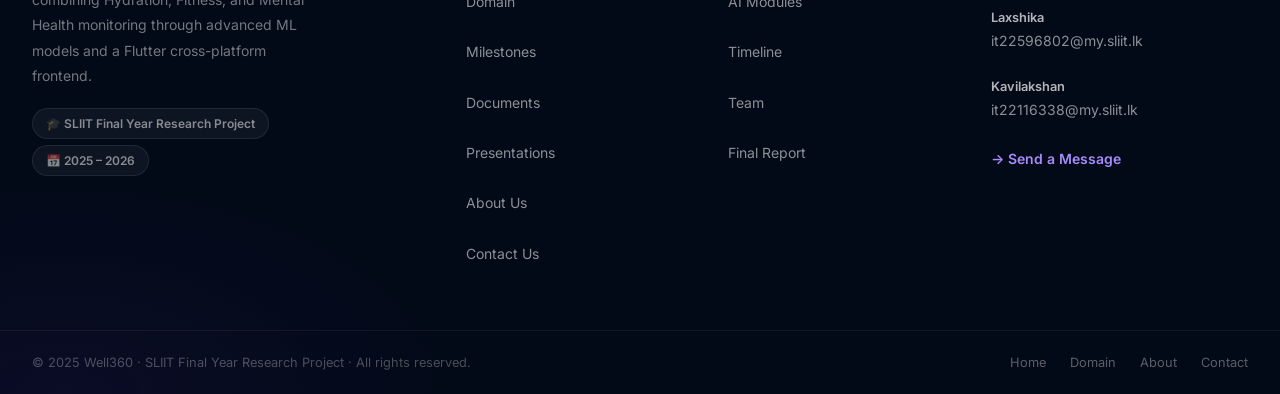
<file: about.html>
<!DOCTYPE html>
<html lang="en">
<head>
    <meta charset="UTF-8">
    <meta name="viewport" content="width=device-width, initial-scale=1.0">
    <title>About Us - Well360 Health Analytics Platform</title>
    <link rel="preconnect" href="https://fonts.googleapis.com">
    <link rel="preconnect" href="https://fonts.gstatic.com" crossorigin>
    <link href="https://fonts.googleapis.com/css2?family=Inter:wght@300;400;500;600;700;800&family=Plus+Jakarta+Sans:wght@400;500;600;700;800&display=swap" rel="stylesheet">
    <link rel="stylesheet" href="style.css">
</head>
<body>
    <!-- Navigation -->
    <nav class="navbar" id="navbar">
        <div class="nav-container">
            <a href="index.html" class="logo">
                <span class="logo-mark">W</span>
                <span class="logo-text">Well<span class="logo-accent">360</span></span>
            </a>
            <ul class="nav-menu" id="navMenu">
                <li><a href="index.html" class="nav-link">Home</a></li>
                <li><a href="domain.html" class="nav-link">Domain</a></li>
                <li><a href="milestones.html" class="nav-link">Milestones</a></li>
                <li><a href="documents.html" class="nav-link">Documents</a></li>
                <li><a href="presentations.html" class="nav-link">Presentations</a></li>
                <li><a href="about.html" class="nav-link">About Us</a></li>
                <li><a href="contact.html" class="nav-link nav-cta">Contact</a></li>
            </ul>
            <button class="nav-search-btn" id="navSearchBtn" aria-label="Search site">
                <svg xmlns="http://www.w3.org/2000/svg" width="18" height="18" viewBox="0 0 24 24" fill="none" stroke="currentColor" stroke-width="2" stroke-linecap="round" stroke-linejoin="round"><circle cx="11" cy="11" r="8"/><line x1="21" y1="21" x2="16.65" y2="16.65"/></svg>
            </button>
            <button class="nav-toggle" id="navToggle" aria-label="Toggle navigation" aria-expanded="false">
                <span class="toggle-bar"></span>
                <span class="toggle-bar"></span>
                <span class="toggle-bar"></span>
            </button>
        </div>
    </nav>

    <!-- Page Header -->
    <section class="page-header">
        <div class="section-container">
            <nav class="breadcrumb" aria-label="Breadcrumb">
                <a href="index.html">Home</a>
                <span class="breadcrumb-sep">›</span>
                <span class="breadcrumb-current">About Us</span>
            </nav>
            <h1>About Us</h1>
            <p>Meet the team behind Well360</p>
        </div>
    </section>

    <!-- Project Overview -->
    <section class="about-overview">
        <div class="section-container">
            <span class="section-eyebrow">About Us</span>
            <h2>Project Overview</h2>
            <div class="about-content">
                <p>
                    Well360 is a production-ready, AI-powered health analytics platform developed by a dedicated team of
                    AI, computer vision, and full-stack specialists. The system delivers three independent ML-driven modules —
                    Hydration, Fitness, and Mental Health — over a shared FastAPI backend, SQLAlchemy database, and JWT
                    authentication layer, with a Flutter cross-platform frontend.
                </p>
                <p>
                    This project represents the culmination of extensive research and development across XGBoost modelling,
                    deep learning (MobileNetV2, ResNet, custom CNNs), computer vision (MediaPipe, MTCNN, FER), audio
                    signal processing (Librosa), explainable AI (SHAP, Grad-CAM), and mobile/backend software engineering.
                    The platform ships 7+ trained ML models, 30+ REST API endpoints, and 10 database models.
                </p>
            </div>
        </div>
    </section>

    <!-- Our Team Section -->
    <section class="team-section">
        <div class="section-container">
            <span class="section-eyebrow">About Us</span>
            <h2>Meet Our Team !</h2>
            <p class="team-intro">
                Our multi-disciplinary team combines expertise in machine learning, image processing, 
                and full-stack development to deliver a comprehensive health analytics solution.
            </p>
            
            <div class="team-grid">
                <!-- Team Member 1: Meyrushan (Leader) -->
                <div class="team-member-card">
                    <div class="member-header">
                        <div class="member-avatar member-avatar-photo">
                            <img src="Photoes/WhatsApp%20Image%202026-04-26%20at%2009.56.55.jpeg" alt="Meyrushan — Project Leader">
                        </div>
                        <div class="member-header-info">
                            <h3 class="member-name">Meyrushan</h3>
                            <p class="member-id">IT22564818</p>
                            <p class="member-role">Project Leader · Machine Learning Engineer</p>
                        </div>
                    </div>
                    <div class="member-body">
                        <div class="member-responsibility">
                            <span class="resp-eyebrow">Primary Responsibility</span>
                            <p class="resp-text">💧 Hydration Module — Form-based XGBoost Pipeline + Lip Image Analysis</p>
                        </div>
                        <div class="member-contrib">
                            <h4 class="member-section-title">Key Contributions</h4>
                            <ul class="member-list">
                                <li>Project leadership and coordination</li>
                                <li>17-field health form data collection and preprocessing</li>
                                <li>20+ feature engineering (BMI, Hydration Index, Heat Index, Water Deficit, Activity Factor)</li>
                                <li>XGBoost regressor (water intake) + classifier (risk level) training</li>
                                <li>SHAP explainability for hydration form predictions</li>
                                <li>MobileNetV2 CNN for lip-image dehydration detection (Base64 → MediaPipe crop → classification)</li>
                                <li>Grad-CAM heatmap generation for lip image analysis</li>
                                <li>Hyperparameter optimisation and model validation</li>
                            </ul>
                        </div>
                        <div class="member-skills-wrap">
                            <h4 class="member-section-title">Technical Skills</h4>
                            <div class="skill-tags">
                                <span class="skill-tag">Python</span>
                                <span class="skill-tag">XGBoost</span>
                                <span class="skill-tag">Scikit-learn</span>
                                <span class="skill-tag">PyTorch</span>
                                <span class="skill-tag">MobileNetV2</span>
                                <span class="skill-tag">MediaPipe</span>
                                <span class="skill-tag">OpenCV</span>
                                <span class="skill-tag">SHAP</span>
                                <span class="skill-tag">Grad-CAM</span>
                                <span class="skill-tag">FastAPI</span>
                                <span class="skill-tag">SQLAlchemy</span>
                                <span class="skill-tag">Pandas · NumPy</span>
                            </div>
                        </div>
                        <div class="member-achievement">
                            <h4 class="member-section-title">Research Publication</h4>
                            <a class="achievement-link" href="Documents/ReSearch_Paper/Sub-Daily%20Hydration%20Forecasting%20and%20Lip-Based_IEEE_Paper.pdf" target="_blank" rel="noopener">
                                📄 Sub-Daily Hydration Forecasting and Lip-Based Visual Cues — IEEE Paper
                            </a>
                        </div>
                        <p class="member-email">📧 <a href="mailto:it22564818@my.sliit.lk">it22564818@my.sliit.lk</a></p>
                    </div>
                </div>

                <!-- Team Member 2: Laxshika -->
                <div class="team-member-card">
                    <div class="member-header">
                        <div class="member-avatar member-avatar-photo">
                            <img src="Photoes/Laxshika.jpeg" alt="Laxshika — AI Engineer">
                        </div>
                        <div class="member-header-info">
                            <h3 class="member-name">Laxshika</h3>
                            <p class="member-id">IT22596802</p>
                            <p class="member-role">AI Engineer · Fitness Module Specialist</p>
                        </div>
                    </div>
                    <div class="member-body">
                        <div class="member-responsibility">
                            <span class="resp-eyebrow">Primary Responsibility</span>
                            <p class="resp-text">🏋️ Fitness Module — Video-based Pose Estimation &amp; Form Analysis</p>
                        </div>
                        <div class="member-contrib">
                            <h4 class="member-section-title">Key Contributions</h4>
                            <ul class="member-list">
                                <li>FitnessVideoProcessor: MediaPipe pose estimation (complexity=1) with FRAME_SKIP=2 and 480p cap</li>
                                <li>Per-rep breakdown with confidence scoring and exercise recognition</li>
                                <li>Joint angle tracking and heatmap visualisation</li>
                                <li>30-session muscle-group radar chart system (MuscleRadarHistory)</li>
                                <li>Personalized body-balance recommendations based on session history</li>
                                <li>Exercise XGBoost model integration and fitness API endpoint development</li>
                            </ul>
                        </div>
                        <div class="member-skills-wrap">
                            <h4 class="member-section-title">Technical Skills</h4>
                            <div class="skill-tags">
                                <span class="skill-tag">MediaPipe</span>
                                <span class="skill-tag">OpenCV</span>
                                <span class="skill-tag">PyTorch</span>
                                <span class="skill-tag">Scikit-learn</span>
                                <span class="skill-tag">XGBoost</span>
                                <span class="skill-tag">Video Processing</span>
                                <span class="skill-tag">FastAPI</span>
                                <span class="skill-tag">Pose Estimation</span>
                                <span class="skill-tag">Biomechanics Analysis</span>
                            </div>
                        </div>
                        <div class="member-achievement">
                            <h4 class="member-section-title">Research Publication</h4>
                            <a class="achievement-link" href="Documents/ReSearch_Paper/A%20Computer%20Vision%20Framework%20for%20Real%20Time%20Exercise%20Classification%20and%20Form%20Correction%20with%20Explainable%20Feedback.pdf" target="_blank" rel="noopener">
                                📄 Computer Vision Framework for Real-Time Exercise Classification &amp; Form Correction
                            </a>
                        </div>
                        <p class="member-email">📧 <a href="mailto:it22596802@my.sliit.lk">it22596802@my.sliit.lk</a></p>
                    </div>
                </div>

                <!-- Team Member 3: Kavilakshan -->
                <div class="team-member-card">
                    <div class="member-header">
                        <div class="member-avatar member-avatar-photo">
                            <img src="Photoes/Kavilakshan.jpeg" alt="Kavilakshan — Full Stack Developer">
                        </div>
                        <div class="member-header-info">
                            <h3 class="member-name">Kavilakshan</h3>
                            <p class="member-id">IT22116338</p>
                            <p class="member-role">Full Stack Developer · Mental Health Module</p>
                        </div>
                    </div>
                    <div class="member-body">
                        <div class="member-responsibility">
                            <span class="resp-eyebrow">Primary Responsibility</span>
                            <p class="resp-text">🧠 Mental Health Module + Backend Architecture + Flutter Frontend</p>
                        </div>
                        <div class="member-contrib">
                            <h4 class="member-section-title">Key Contributions</h4>
                            <ul class="member-list">
                                <li>FER + MTCNN video emotion detection (7 emotions) with CLAHE + bilateral filter preprocessing</li>
                                <li>Valence-Arousal (Russell circumplex) stress mapping and Haar cascade fallback</li>
                                <li>Librosa MFCC + energy/pitch/formant audio emotion analysis (Random Forest)</li>
                                <li>UserEmotionProfile chronic stress detection and recommendation rotation</li>
                                <li>FastAPI architecture (5 routers, core auth/DB layer) and 10 SQLAlchemy models</li>
                                <li>Flutter frontend (30+ screens), JWT + Google OAuth2, Docker deployment</li>
                            </ul>
                        </div>
                        <div class="member-skills-wrap">
                            <h4 class="member-section-title">Technical Skills</h4>
                            <div class="skill-tags">
                                <span class="skill-tag">PyTorch</span>
                                <span class="skill-tag">TensorFlow / Keras</span>
                                <span class="skill-tag">MTCNN · FER</span>
                                <span class="skill-tag">OpenCV</span>
                                <span class="skill-tag">Librosa</span>
                                <span class="skill-tag">Scikit-learn</span>
                                <span class="skill-tag">FastAPI</span>
                                <span class="skill-tag">SQLAlchemy</span>
                                <span class="skill-tag">Flutter · Dart</span>
                                <span class="skill-tag">JWT · OAuth2</span>
                                <span class="skill-tag">Docker</span>
                                <span class="skill-tag">PostgreSQL</span>
                            </div>
                        </div>
                        <div class="member-achievement">
                            <h4 class="member-section-title">Research Publication</h4>
                            <a class="achievement-link" href="Documents/ReSearch_Paper/Mental_Health%20Assessment%20System.pdf" target="_blank" rel="noopener">
                                📄 AI-Based Mental Health Assessment System
                            </a>
                        </div>
                        <p class="member-email">📧 <a href="mailto:it22116338@my.sliit.lk">it22116338@my.sliit.lk</a></p>
                    </div>
                </div>
            </div>
        </div>
    </section>

    <!-- Advisors Section -->
    <section class="advisors-section">
        <div class="section-container">
            <span class="section-eyebrow">Guidance</span>
            <h2>Faculty Advisors</h2>
            <div class="advisors-grid">
                <div class="advisor-card">
                    <h3>Supervisor</h3>
                    <p class="advisor-name">Dr. Kapila Dissanayaka</p>
                    <p class="advisor-title">Department of Computer Science</p>
                    <p>
                        Provides strategic guidance, research oversight, and ensures alignment with academic
                        standards and institutional expectations throughout the project lifecycle.
                    </p>
                </div>
                <div class="advisor-card">
                    <h3>Co-Supervisor</h3>
                    <p class="advisor-name">Fathima Fanoon</p>
                    <p class="advisor-title">AI &amp; Machine Learning Specialist</p>
                    <p>
                        Offers technical expertise in ML/DL methodologies, model optimization, and best practices
                        in AI-driven health system design.
                    </p>
                </div>
            </div>
        </div>
    </section>

    <!-- Team Skills Matrix -->
    <section class="skills-section">
        <div class="section-container">
            <span class="section-eyebrow">Capabilities</span>
            <h2>Team Expertise Matrix</h2>
            <div class="skills-content">
                <div class="skill-category">
                    <h3>Machine Learning & AI</h3>
                    <div class="skill-bar">
                        <div class="skill-fill" style="width: 95%;">
                            <span class="skill-label">95%</span>
                        </div>
                    </div>
                </div>
                <div class="skill-category">
                    <h3>Deep Learning & Computer Vision</h3>
                    <div class="skill-bar">
                        <div class="skill-fill" style="width: 92%;">
                            <span class="skill-label">92%</span>
                        </div>
                    </div>
                </div>
                <div class="skill-category">
                    <h3>Backend Development</h3>
                    <div class="skill-bar">
                        <div class="skill-fill" style="width: 90%;">
                            <span class="skill-label">90%</span>
                        </div>
                    </div>
                </div>
                <div class="skill-category">
                    <h3>Frontend Development</h3>
                    <div class="skill-bar">
                        <div class="skill-fill" style="width: 88%;">
                            <span class="skill-label">88%</span>
                        </div>
                    </div>
                </div>
                <div class="skill-category">
                    <h3>Database Design</h3>
                    <div class="skill-bar">
                        <div class="skill-fill" style="width: 87%;">
                            <span class="skill-label">87%</span>
                        </div>
                    </div>
                </div>
                <div class="skill-category">
                    <h3>Healthcare Domain Knowledge</h3>
                    <div class="skill-bar">
                        <div class="skill-fill" style="width: 85%;">
                            <span class="skill-label">85%</span>
                        </div>
                    </div>
                </div>
            </div>
        </div>
    </section>

    <!-- Project Statistics -->
    <section class="project-stats">
        <div class="section-container">
            <h2>Project Highlights</h2>
            <div class="stats-grid">
                <div class="stat-card">
                    <div class="stat-number">3</div>
                    <p>ML Modules (Hydration · Fitness · Mental Health)</p>
                </div>
                <div class="stat-card">
                    <div class="stat-number">7+</div>
                    <p>Trained ML Models</p>
                </div>
                <div class="stat-card">
                    <div class="stat-number">30+</div>
                    <p>REST API Endpoints</p>
                </div>
                <div class="stat-card">
                    <div class="stat-number">10</div>
                    <p>Database Models</p>
                </div>
                <div class="stat-card">
                    <div class="stat-number">90+</div>
                    <p>Backend Python Files</p>
                </div>
                <div class="stat-card">
                    <div class="stat-number">30+</div>
                    <p>Flutter UI Screens</p>
                </div>
            </div>
        </div>
    </section>

    <!-- Team Collaboration -->
    <section class="collaboration-section">
        <div class="section-container">
            <h2>Our Approach</h2>
            <div class="collaboration-content">
                <div class="approach-item">
                    <h3>🔄 Iterative Development</h3>
                    <p>
                        We follow agile methodologies with regular iterations, continuous testing, and 
                        incremental improvements to ensure quality and responsiveness to feedback.
                    </p>
                </div>
                <div class="approach-item">
                    <h3>🤝 Cross-functional Collaboration</h3>
                    <p>
                        ML, AI, and development experts work closely together, sharing knowledge and 
                        ensuring seamless integration across all system components.
                    </p>
                </div>
                <div class="approach-item">
                    <h3>📊 Data-Driven Decisions</h3>
                    <p>
                        All decisions are informed by experimental results, performance metrics, and 
                        rigorous evaluation to optimize system performance.
                    </p>
                </div>
                <div class="approach-item">
                    <h3>📚 Continuous Learning</h3>
                    <p>
                        Team members stay updated with latest research, attend seminars, and incorporate 
                        state-of-the-art techniques into the project.
                    </p>
                </div>
            </div>
        </div>
    </section>

    <!-- Footer -->
    <footer class="footer">
        <div class="footer-main">
            <div class="footer-grid">
                <div class="footer-brand">
                    <a href="index.html" class="footer-logo"><span class="footer-logo-mark">W</span>Well<span>360</span></a>
                    <p>An AI-powered health analytics platform combining Hydration, Fitness, and Mental Health monitoring through advanced ML models and a Flutter cross-platform frontend.</p>
                    <span class="footer-badge">🎓 SLIIT Final Year Research Project</span>
                    <span class="footer-badge">📅 2025 – 2026</span>
                </div>
                <div class="footer-col">
                    <h4>Navigation</h4>
                    <ul>
                        <li><a href="index.html">Home</a></li>
                        <li><a href="domain.html">Domain</a></li>
                        <li><a href="milestones.html">Milestones</a></li>
                        <li><a href="documents.html">Documents</a></li>
                        <li><a href="presentations.html">Presentations</a></li>
                        <li><a href="about.html">About Us</a></li>
                        <li><a href="contact.html">Contact Us</a></li>
                    </ul>
                </div>
                <div class="footer-col">
                    <h4>Project</h4>
                    <ul>
                        <li><a href="domain.html">Tech Stack</a></li>
                        <li><a href="domain.html">AI Modules</a></li>
                        <li><a href="milestones.html">Timeline</a></li>
                        <li><a href="about.html">Team</a></li>
                        <li><a href="documents.html">Final Report</a></li>
                    </ul>
                </div>
                <div class="footer-col">
                    <h4>Team Contact</h4>
                    <ul>
                        <li><div class="footer-email"><strong>Meyrushan</strong><a href="mailto:it22564818@my.sliit.lk">it22564818@my.sliit.lk</a></div></li>
                        <li><div class="footer-email"><strong>Laxshika</strong><a href="mailto:it22596802@my.sliit.lk">it22596802@my.sliit.lk</a></div></li>
                        <li><div class="footer-email"><strong>Kavilakshan</strong><a href="mailto:it22116338@my.sliit.lk">it22116338@my.sliit.lk</a></div></li>
                        <li><a href="contact.html" style="color:var(--violet-light);font-weight:600;">→ Send a Message</a></li>
                    </ul>
                </div>
            </div>
        </div>
        <div class="footer-bottom">
            <div class="footer-bottom-inner">
                <p>&copy; 2025 Well360 · SLIIT Final Year Research Project · All rights reserved.</p>
                <div class="footer-bottom-links">
                    <a href="index.html">Home</a>
                    <a href="domain.html">Domain</a>
                    <a href="about.html">About</a>
                    <a href="contact.html">Contact</a>
                </div>
            </div>
        </div>
    </footer>

    <button class="back-to-top" id="backToTop" aria-label="Back to top">↑</button>
    <!-- ── Search Overlay ── -->
    <div class="search-overlay" id="searchOverlay" aria-hidden="true">
        <div class="search-overlay-backdrop" id="searchBackdrop"></div>
        <div class="search-overlay-box">
            <div class="search-overlay-header">
                <svg xmlns="http://www.w3.org/2000/svg" width="20" height="20" viewBox="0 0 24 24" fill="none" stroke="currentColor" stroke-width="2" stroke-linecap="round" stroke-linejoin="round"><circle cx="11" cy="11" r="8"/><line x1="21" y1="21" x2="16.65" y2="16.65"/></svg>
                <input type="text" id="searchInput" class="search-input" placeholder="Search Well360..." autocomplete="off" spellcheck="false">
                <button class="search-close-btn" id="searchClose" aria-label="Close search">✕</button>
            </div>
            <div class="search-results" id="searchResults">
                <p class="search-hint">Try: "hydration", "milestones", "contact", "team", "documents"</p>
            </div>
            <div class="search-shortcut-hint">Press <kbd>Esc</kbd> to close · <kbd>Ctrl K</kbd> to open</div>
        </div>
    </div>
    <script src="main.js"></script>
</body>
</html>
</file>
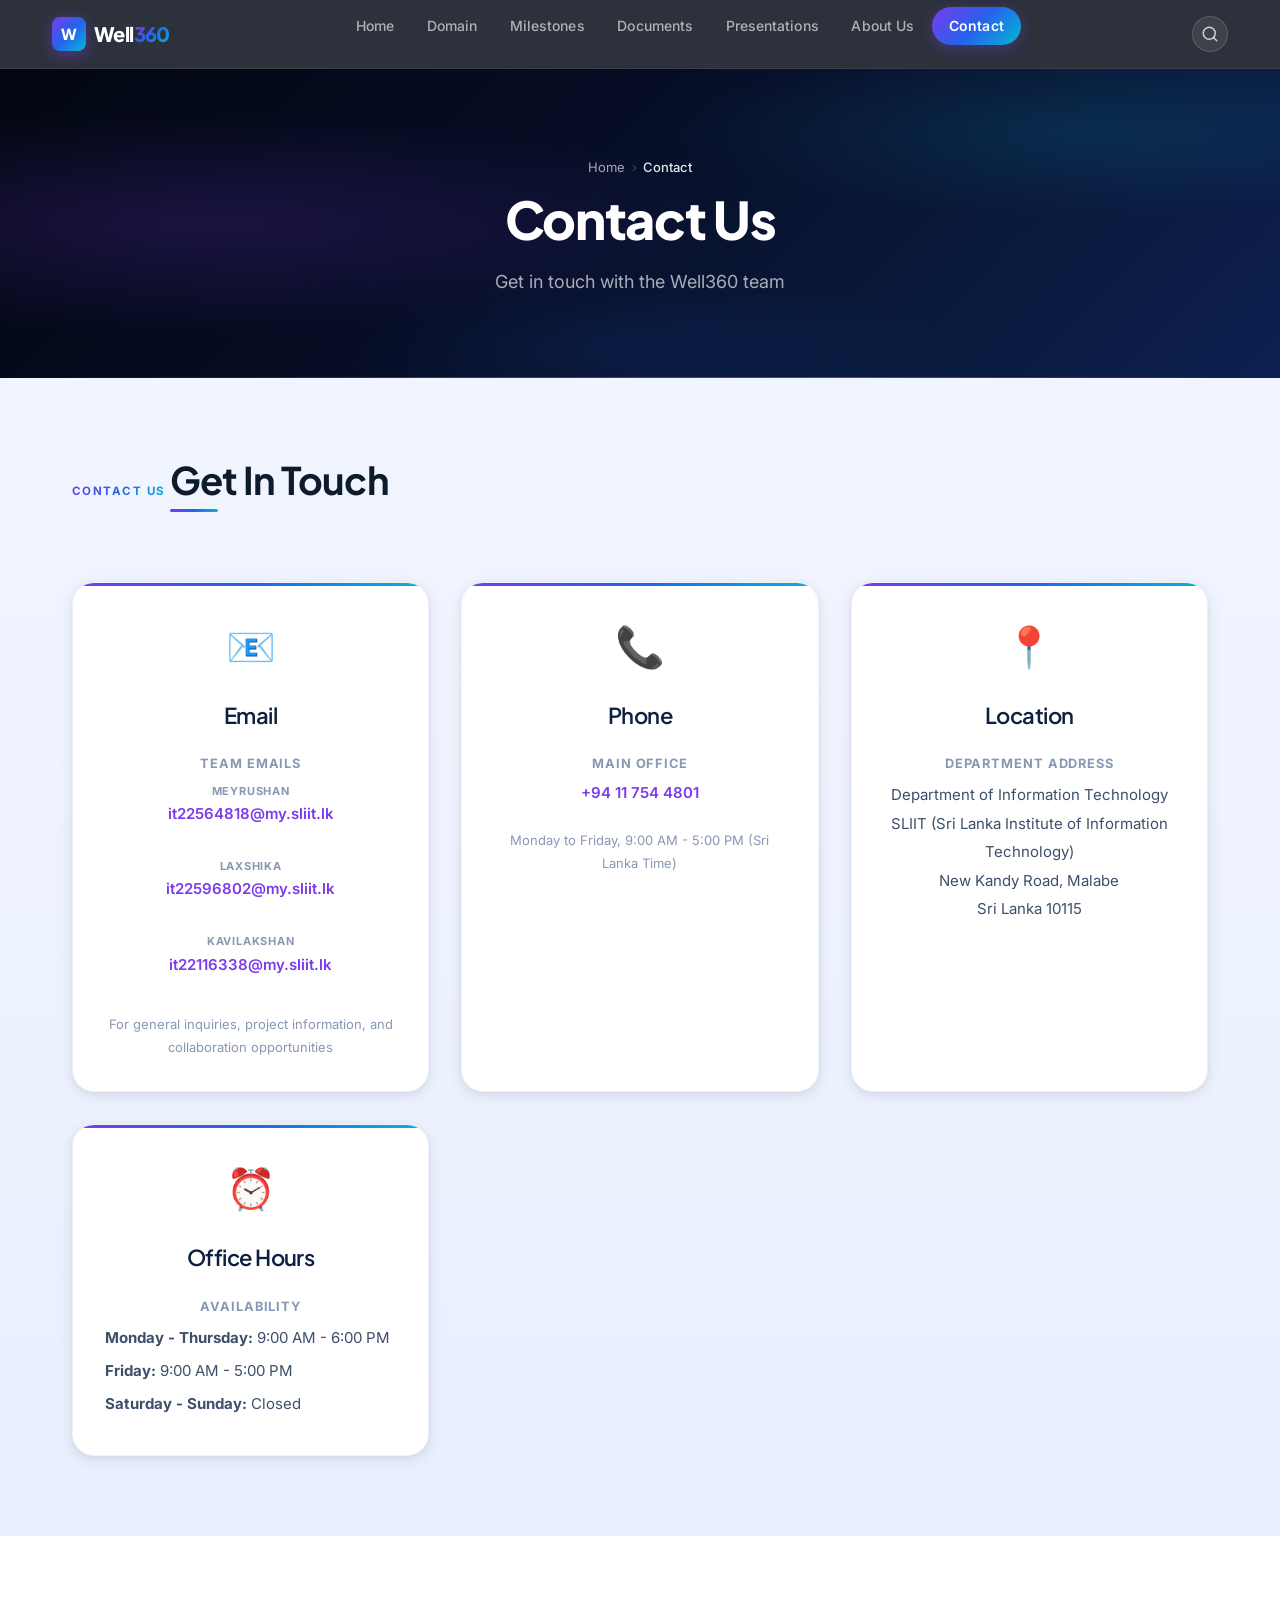
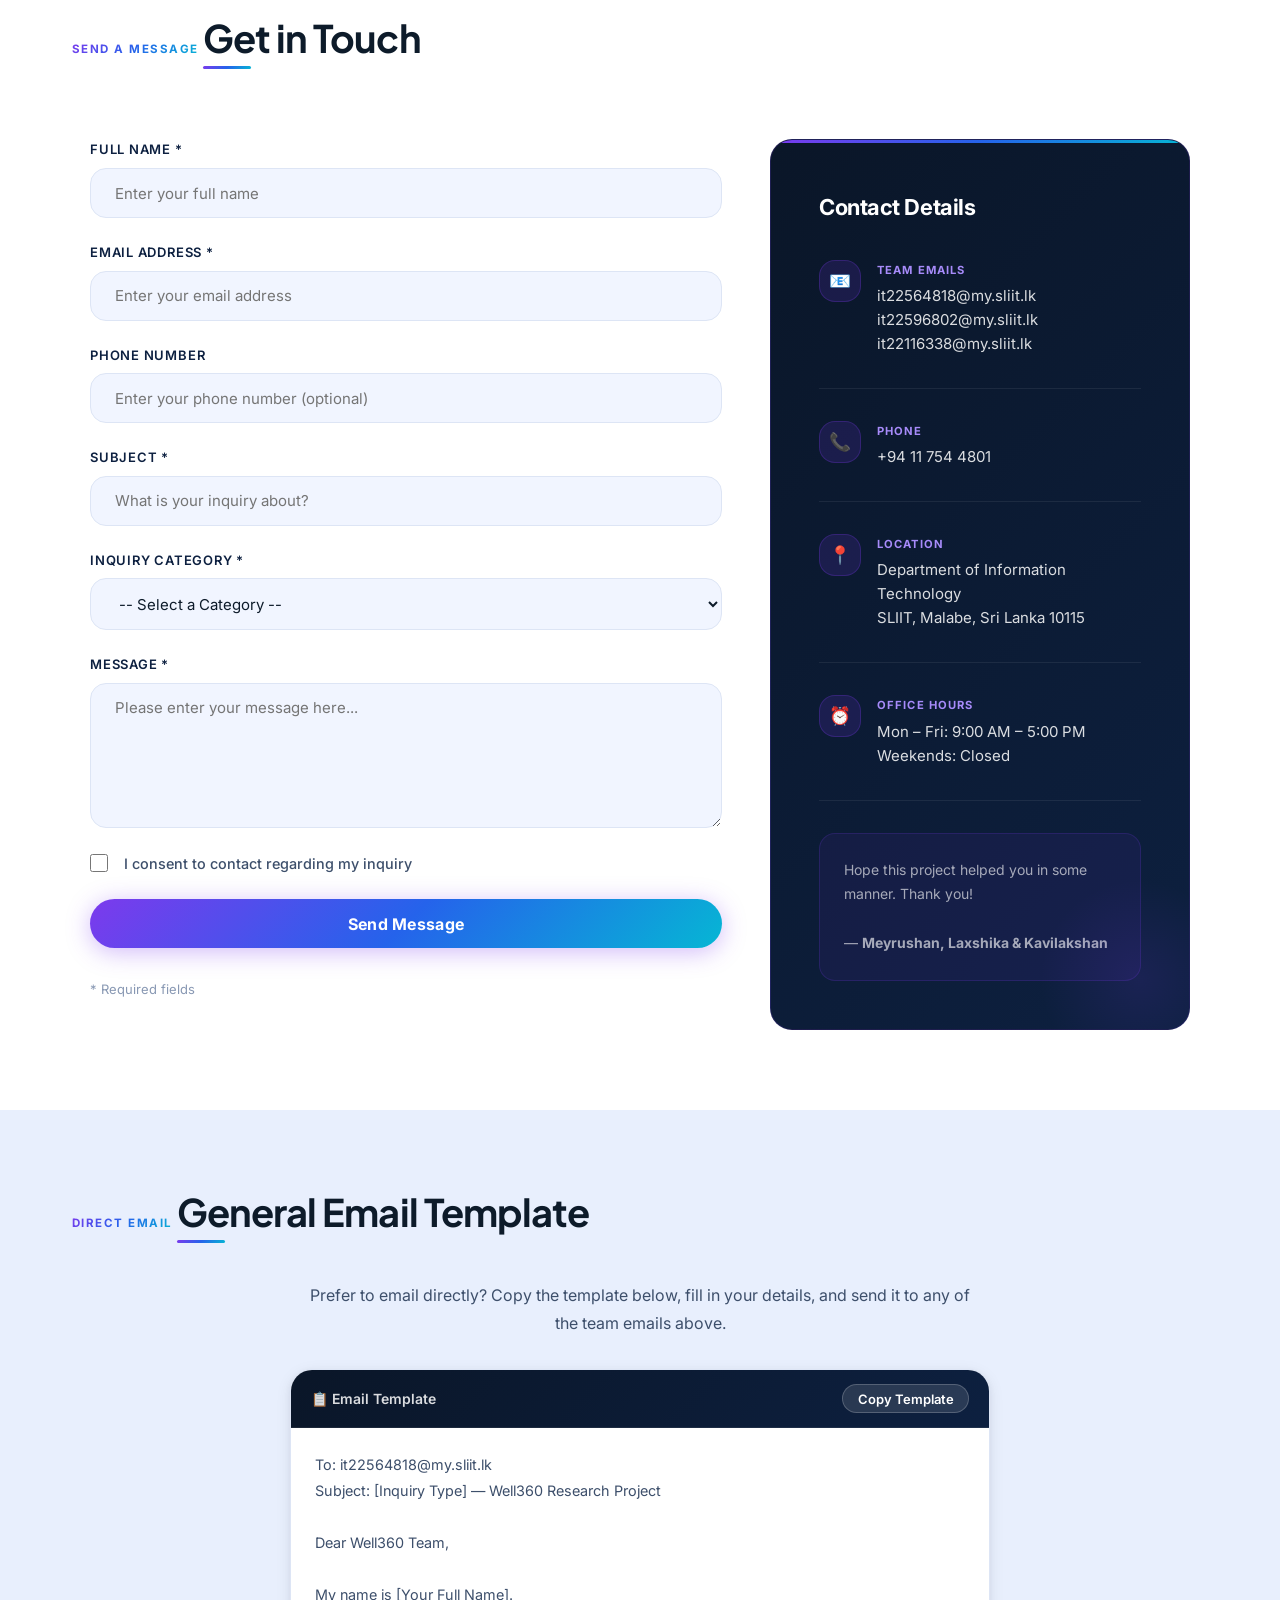
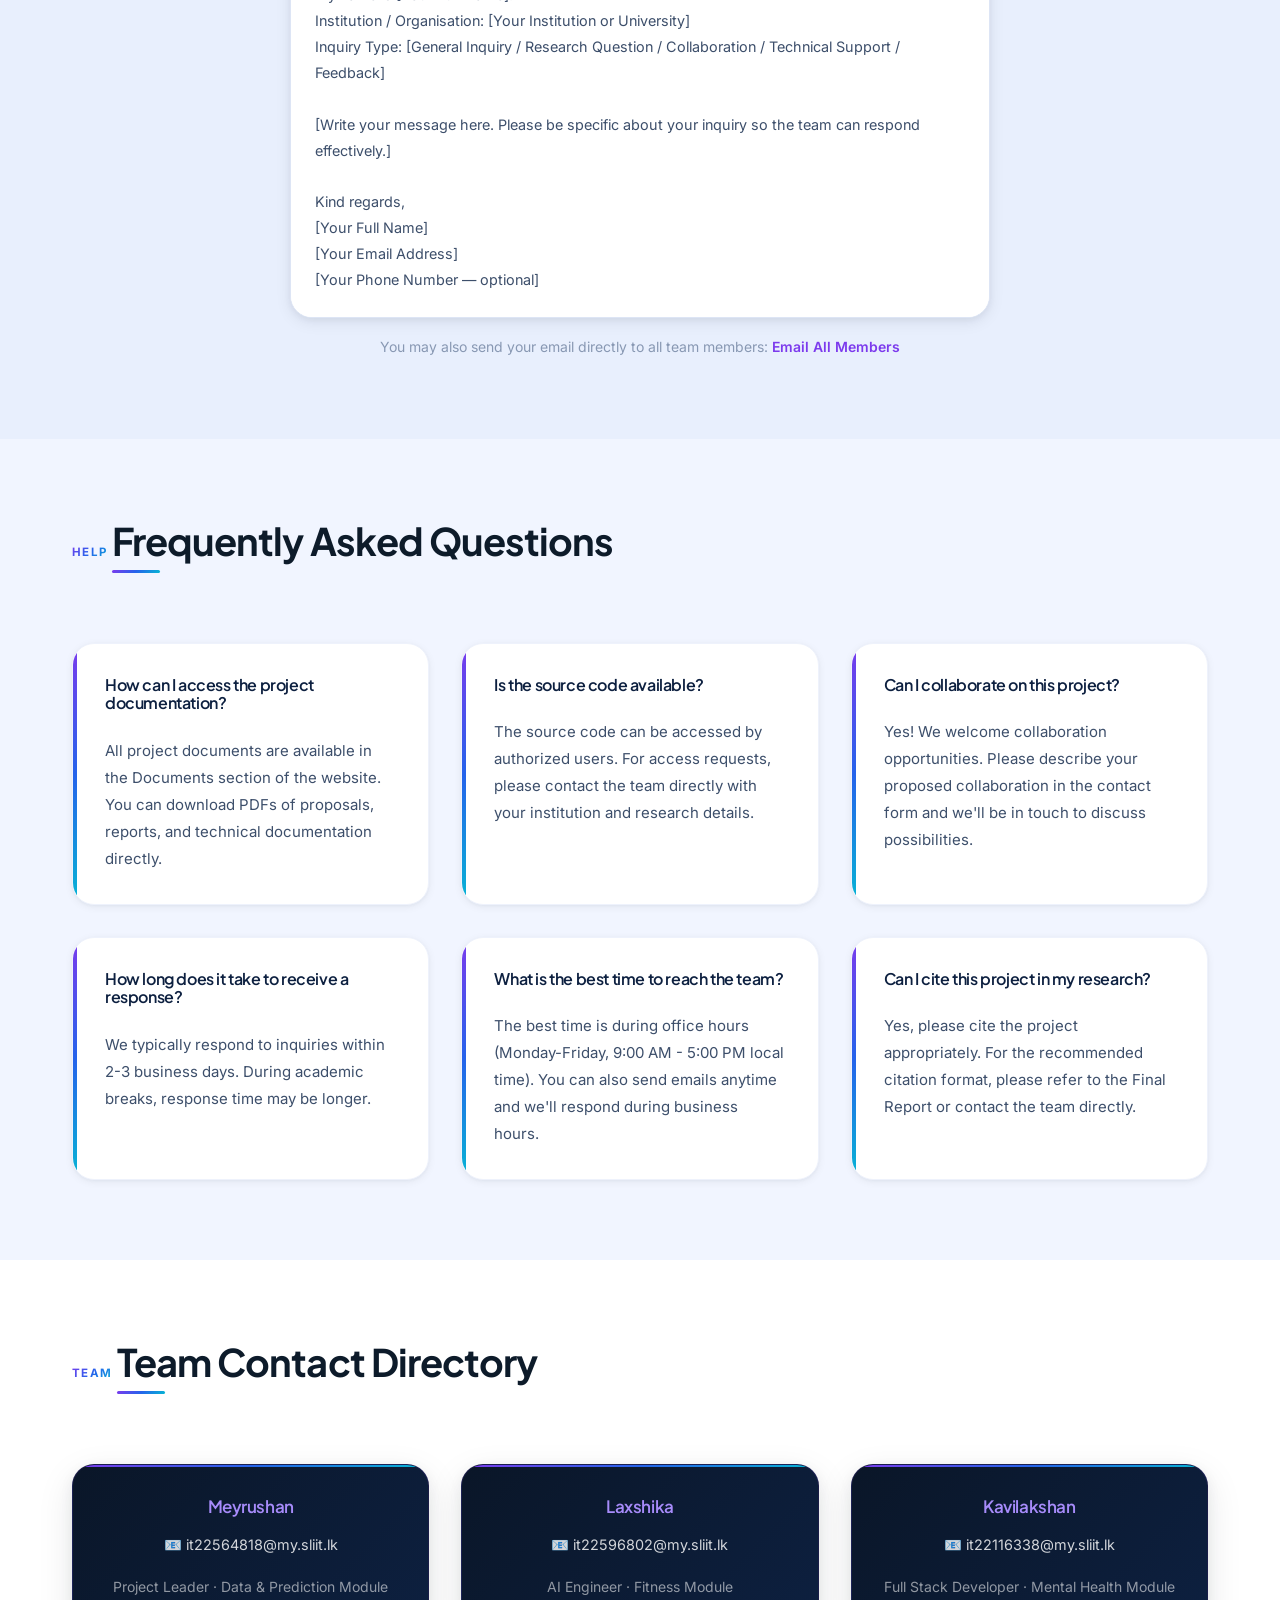
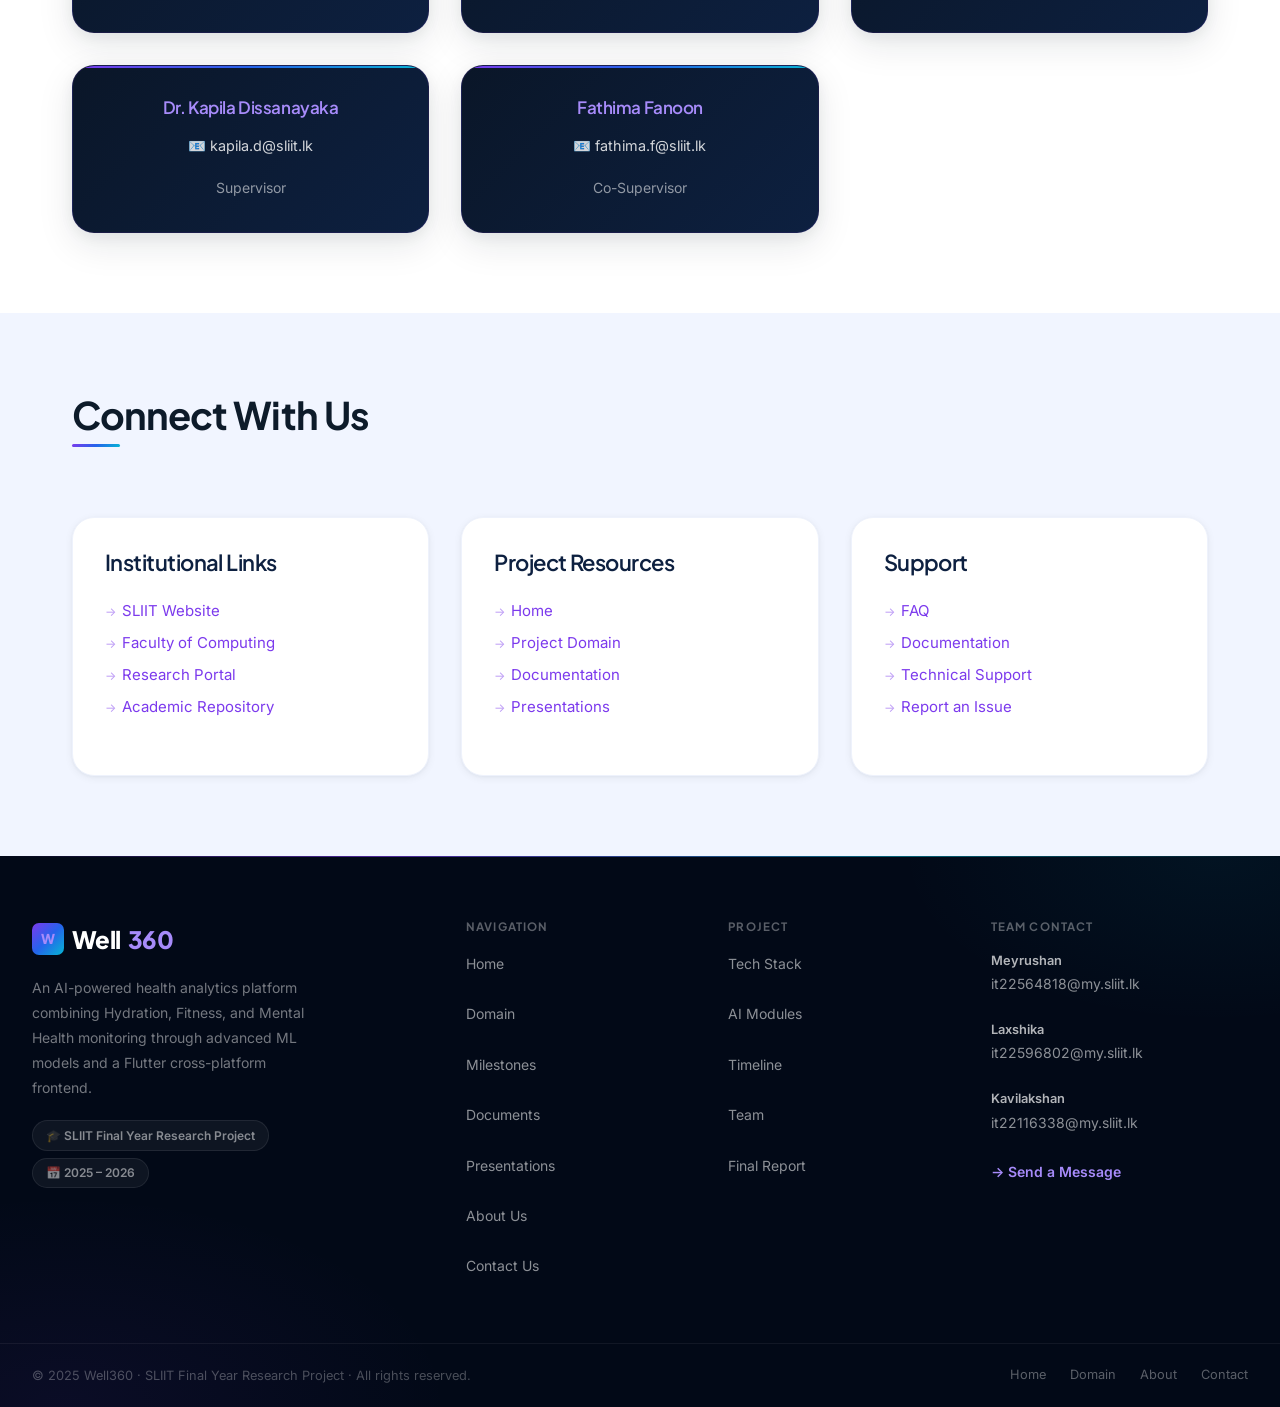
<file: contact.html>
<!DOCTYPE html>
<html lang="en">
<head>
    <meta charset="UTF-8">
    <meta name="viewport" content="width=device-width, initial-scale=1.0">
    <title>Contact Us - Well360 Health Analytics Platform</title>
    <link rel="preconnect" href="https://fonts.googleapis.com">
    <link rel="preconnect" href="https://fonts.gstatic.com" crossorigin>
    <link href="https://fonts.googleapis.com/css2?family=Inter:wght@300;400;500;600;700;800&family=Plus+Jakarta+Sans:wght@400;500;600;700;800&display=swap" rel="stylesheet">
    <link rel="stylesheet" href="style.css">
</head>
<body>
    <!-- Navigation -->
    <nav class="navbar" id="navbar">
        <div class="nav-container">
            <a href="index.html" class="logo">
                <span class="logo-mark">W</span>
                <span class="logo-text">Well<span class="logo-accent">360</span></span>
            </a>
            <ul class="nav-menu" id="navMenu">
                <li><a href="index.html" class="nav-link">Home</a></li>
                <li><a href="domain.html" class="nav-link">Domain</a></li>
                <li><a href="milestones.html" class="nav-link">Milestones</a></li>
                <li><a href="documents.html" class="nav-link">Documents</a></li>
                <li><a href="presentations.html" class="nav-link">Presentations</a></li>
                <li><a href="about.html" class="nav-link">About Us</a></li>
                <li><a href="contact.html" class="nav-link nav-cta">Contact</a></li>
            </ul>
            <button class="nav-search-btn" id="navSearchBtn" aria-label="Search site">
                <svg xmlns="http://www.w3.org/2000/svg" width="18" height="18" viewBox="0 0 24 24" fill="none" stroke="currentColor" stroke-width="2" stroke-linecap="round" stroke-linejoin="round"><circle cx="11" cy="11" r="8"/><line x1="21" y1="21" x2="16.65" y2="16.65"/></svg>
            </button>
            <button class="nav-toggle" id="navToggle" aria-label="Toggle navigation" aria-expanded="false">
                <span class="toggle-bar"></span>
                <span class="toggle-bar"></span>
                <span class="toggle-bar"></span>
            </button>
        </div>
    </nav>

    <!-- Page Header -->
    <section class="page-header">
        <div class="section-container">
            <nav class="breadcrumb" aria-label="Breadcrumb">
                <a href="index.html">Home</a>
                <span class="breadcrumb-sep">›</span>
                <span class="breadcrumb-current">Contact</span>
            </nav>
            <h1>Contact Us</h1>
            <p>Get in touch with the Well360 team</p>
        </div>
    </section>

    <!-- Contact Information Section -->
    <section class="contact-info-section">
        <div class="section-container">
            <span class="section-eyebrow">Contact Us</span>
            <h2>Get In Touch</h2>
            <div class="contact-grid">
                <!-- Email Contact -->
                <div class="contact-card">
                    <div class="contact-icon">📧</div>
                    <h3>Email</h3>
                    <p class="contact-label">Team Emails</p>
                    <div class="contact-emails-list">
                        <div class="contact-email-row">
                            <span class="contact-email-name">Meyrushan</span>
                            <a href="mailto:it22564818@my.sliit.lk" class="contact-link">it22564818@my.sliit.lk</a>
                        </div>
                        <div class="contact-email-row">
                            <span class="contact-email-name">Laxshika</span>
                            <a href="mailto:it22596802@my.sliit.lk" class="contact-link">it22596802@my.sliit.lk</a>
                        </div>
                        <div class="contact-email-row">
                            <span class="contact-email-name">Kavilakshan</span>
                            <a href="mailto:it22116338@my.sliit.lk" class="contact-link">it22116338@my.sliit.lk</a>
                        </div>
                    </div>
                    <p class="contact-note">For general inquiries, project information, and collaboration opportunities</p>
                </div>

                <!-- Phone Contact -->
                <div class="contact-card">
                    <div class="contact-icon">📞</div>
                    <h3>Phone</h3>
                    <p class="contact-label">Main Office</p>
                    <a href="tel:+94117544801" class="contact-link">
                        +94 11 754 4801
                    </a>
                    <p class="contact-note">
                        Monday to Friday, 9:00 AM - 5:00 PM (Sri Lanka Time)
                    </p>
                </div>

                <!-- Location Contact -->
                <div class="contact-card">
                    <div class="contact-icon">📍</div>
                    <h3>Location</h3>
                    <p class="contact-label">Department Address</p>
                    <p class="contact-address">
                        Department of Information Technology<br>
                        SLIIT (Sri Lanka Institute of Information Technology)<br>
                        New Kandy Road, Malabe<br>
                        Sri Lanka 10115
                    </p>
                </div>

                <!-- Office Hours -->
                <div class="contact-card">
                    <div class="contact-icon">⏰</div>
                    <h3>Office Hours</h3>
                    <p class="contact-label">Availability</p>
                    <div class="office-hours">
                        <p><strong>Monday - Thursday:</strong> 9:00 AM - 6:00 PM</p>
                        <p><strong>Friday:</strong> 9:00 AM - 5:00 PM</p>
                        <p><strong>Saturday - Sunday:</strong> Closed</p>
                    </div>
                </div>
            </div>
        </div>
    </section>

    <!-- Contact Form Section -->
    <section class="contact-form-section">
        <div class="section-container">
            <span class="section-eyebrow">Send a Message</span>
            <h2>Get in Touch</h2>
            <div class="contact-form-split">
                <!-- Form column -->
                <div class="contact-form-col">
                    <form class="contact-form">
                        <div class="form-group">
                            <label for="name">Full Name *</label>
                            <input
                                type="text"
                                id="name"
                                name="name"
                                placeholder="Enter your full name"
                                required
                            >
                        </div>

                        <div class="form-group">
                            <label for="email">Email Address *</label>
                            <input
                                type="email"
                                id="email"
                                name="email"
                                placeholder="Enter your email address"
                                required
                            >
                        </div>

                        <div class="form-group">
                            <label for="phone">Phone Number</label>
                            <input
                                type="tel"
                                id="phone"
                                name="phone"
                                placeholder="Enter your phone number (optional)"
                            >
                        </div>

                        <div class="form-group">
                            <label for="subject">Subject *</label>
                            <input
                                type="text"
                                id="subject"
                                name="subject"
                                placeholder="What is your inquiry about?"
                                required
                            >
                        </div>

                        <div class="form-group">
                            <label for="category">Inquiry Category *</label>
                            <select id="category" name="category" required>
                                <option value="">-- Select a Category --</option>
                                <option value="general">General Inquiry</option>
                                <option value="collaboration">Collaboration Proposal</option>
                                <option value="research">Research Question</option>
                                <option value="technical">Technical Support</option>
                                <option value="feedback">Feedback</option>
                                <option value="other">Other</option>
                            </select>
                        </div>

                        <div class="form-group">
                            <label for="message">Message *</label>
                            <textarea
                                id="message"
                                name="message"
                                placeholder="Please enter your message here..."
                                rows="6"
                                required
                            ></textarea>
                        </div>

                        <div class="form-group checkbox">
                            <input
                                type="checkbox"
                                id="consent"
                                name="consent"
                                required
                            >
                            <label for="consent">
                                I consent to contact regarding my inquiry
                            </label>
                        </div>

                        <button type="submit" class="btn btn-primary form-btn">Send Message</button>
                        <p class="form-note">* Required fields</p>
                    </form>
                </div>

                <!-- Side panel -->
                <aside class="contact-side-panel">
                    <p class="contact-side-title">Contact Details</p>

                    <div class="contact-side-item">
                        <div class="contact-side-icon">📧</div>
                        <div class="contact-side-text">
                            <p class="contact-side-label">Team Emails</p>
                            <p class="contact-side-value"><a href="mailto:it22564818@my.sliit.lk">it22564818@my.sliit.lk</a></p>
                            <p class="contact-side-value"><a href="mailto:it22596802@my.sliit.lk">it22596802@my.sliit.lk</a></p>
                            <p class="contact-side-value"><a href="mailto:it22116338@my.sliit.lk">it22116338@my.sliit.lk</a></p>
                        </div>
                    </div>

                    <div class="contact-side-item">
                        <div class="contact-side-icon">📞</div>
                        <div class="contact-side-text">
                            <p class="contact-side-label">Phone</p>
                            <p class="contact-side-value">
                                <a href="tel:+94117544801">+94 11 754 4801</a>
                            </p>
                        </div>
                    </div>

                    <div class="contact-side-item">
                        <div class="contact-side-icon">📍</div>
                        <div class="contact-side-text">
                            <p class="contact-side-label">Location</p>
                            <p class="contact-side-value">Department of Information Technology<br>SLIIT, Malabe, Sri Lanka 10115</p>
                        </div>
                    </div>

                    <div class="contact-side-item">
                        <div class="contact-side-icon">⏰</div>
                        <div class="contact-side-text">
                            <p class="contact-side-label">Office Hours</p>
                            <p class="contact-side-value">Mon – Fri: 9:00 AM – 5:00 PM<br>Weekends: Closed</p>
                        </div>
                    </div>

                    <div class="contact-side-note">
                        <p>Hope this project helped you in some manner. Thank you!<br><br>— <strong>Meyrushan, Laxshika &amp; Kavilakshan</strong></p>
                    </div>
                </aside>
            </div>
        </div>
    </section>

    <!-- Email Template Section -->
    <section class="email-template-section">
        <div class="section-container">
            <span class="section-eyebrow">Direct Email</span>
            <h2>General Email Template</h2>
            <p class="section-subtitle">Prefer to email directly? Copy the template below, fill in your details, and send it to any of the team emails above.</p>

            <div class="email-template-wrap">
                <div class="email-template-header">
                    <span class="email-template-label">📋 Email Template</span>
                    <button class="copy-template-btn" id="copyTemplateBtn" onclick="copyEmailTemplate()">Copy Template</button>
                </div>
                <pre class="email-template-body" id="emailTemplateBody">To: it22564818@my.sliit.lk
Subject: [Inquiry Type] — Well360 Research Project

Dear Well360 Team,

My name is [Your Full Name].
Institution / Organisation: [Your Institution or University]
Inquiry Type: [General Inquiry / Research Question / Collaboration / Technical Support / Feedback]

[Write your message here. Please be specific about your inquiry so the team can respond effectively.]

Kind regards,
[Your Full Name]
[Your Email Address]
[Your Phone Number — optional]</pre>
            </div>

            <p class="email-template-note">
                You may also send your email directly to all team members:
                <a href="mailto:it22564818@my.sliit.lk,it22596802@my.sliit.lk,it22116338@my.sliit.lk">Email All Members</a>
            </p>
        </div>
    </section>

    <!-- FAQ Section -->
    <section class="faq-section" id="faq">
        <div class="section-container">
            <span class="section-eyebrow">Help</span>
            <h2>Frequently Asked Questions</h2>
            <div class="faq-grid">
                <div class="faq-item">
                    <h3>How can I access the project documentation?</h3>
                    <p>
                        All project documents are available in the Documents section of the website. 
                        You can download PDFs of proposals, reports, and technical documentation directly.
                    </p>
                </div>
                <div class="faq-item">
                    <h3>Is the source code available?</h3>
                    <p>
                        The source code can be accessed by authorized users. For access requests, 
                        please contact the team directly with your institution and research details.
                    </p>
                </div>
                <div class="faq-item">
                    <h3>Can I collaborate on this project?</h3>
                    <p>
                        Yes! We welcome collaboration opportunities. Please describe your proposed 
                        collaboration in the contact form and we'll be in touch to discuss possibilities.
                    </p>
                </div>
                <div class="faq-item">
                    <h3>How long does it take to receive a response?</h3>
                    <p>
                        We typically respond to inquiries within 2-3 business days. During academic 
                        breaks, response time may be longer.
                    </p>
                </div>
                <div class="faq-item">
                    <h3>What is the best time to reach the team?</h3>
                    <p>
                        The best time is during office hours (Monday-Friday, 9:00 AM - 5:00 PM local time). 
                        You can also send emails anytime and we'll respond during business hours.
                    </p>
                </div>
                <div class="faq-item">
                    <h3>Can I cite this project in my research?</h3>
                    <p>
                        Yes, please cite the project appropriately. For the recommended citation format, 
                        please refer to the Final Report or contact the team directly.
                    </p>
                </div>
            </div>
        </div>
    </section>

    <!-- Team Contact Directory -->
    <section class="team-directory">
        <div class="section-container">
            <span class="section-eyebrow">Team</span>
            <h2>Team Contact Directory</h2>
            <div class="directory-grid">
                <div class="directory-card">
                    <h3>Meyrushan</h3>
                    <p class="directory-email">📧 it22564818@my.sliit.lk</p>
                    <p class="directory-focus">Project Leader · Data &amp; Prediction Module</p>
                </div>
                <div class="directory-card">
                    <h3>Laxshika</h3>
                    <p class="directory-email">📧 it22596802@my.sliit.lk</p>
                    <p class="directory-focus">AI Engineer · Fitness Module</p>
                </div>
                <div class="directory-card">
                    <h3>Kavilakshan</h3>
                    <p class="directory-email">📧 it22116338@my.sliit.lk</p>
                    <p class="directory-focus">Full Stack Developer · Mental Health Module</p>
                </div>
                <div class="directory-card">
                    <h3>Dr. Kapila Dissanayaka</h3>
                    <p class="directory-email">📧 kapila.d@sliit.lk</p>
                    <p class="directory-focus">Supervisor</p>
                </div>
                <div class="directory-card">
                    <h3>Fathima Fanoon</h3>
                    <p class="directory-email">📧 fathima.f@sliit.lk</p>
                    <p class="directory-focus">Co-Supervisor</p>
                </div>
            </div>
        </div>
    </section>

    <!-- Social & Institutional Links -->
    <section class="links-section">
        <div class="section-container">
            <h2>Connect With Us</h2>
            <div class="links-content">
                <div class="links-block">
                    <h3>Institutional Links</h3>
                    <ul class="links-list">
                        <li><a href="https://www.sliit.lk" target="_blank" rel="noopener">SLIIT Website</a></li>
                        <li><a href="https://www.sliit.lk/faculty-of-computing/" target="_blank" rel="noopener">Faculty of Computing</a></li>
                        <li><a href="https://www.sliit.lk/research/" target="_blank" rel="noopener">Research Portal</a></li>
                        <li><a href="https://library.sliit.lk" target="_blank" rel="noopener">Academic Repository</a></li>
                    </ul>
                </div>
                <div class="links-block">
                    <h3>Project Resources</h3>
                    <ul class="links-list">
                        <li><a href="index.html">Home</a></li>
                        <li><a href="domain.html">Project Domain</a></li>
                        <li><a href="documents.html">Documentation</a></li>
                        <li><a href="presentations.html">Presentations</a></li>
                    </ul>
                </div>
                <div class="links-block">
                    <h3>Support</h3>
                    <ul class="links-list">
                        <li><a href="contact.html#faq">FAQ</a></li>
                        <li><a href="documents.html">Documentation</a></li>
                        <li><a href="mailto:it22564818@my.sliit.lk">Technical Support</a></li>
                        <li><a href="mailto:it22564818@my.sliit.lk">Report an Issue</a></li>
                    </ul>
                </div>
            </div>
        </div>
    </section>

    <!-- Footer -->
    <footer class="footer">
        <div class="footer-main">
            <div class="footer-grid">
                <div class="footer-brand">
                    <a href="index.html" class="footer-logo"><span class="footer-logo-mark">W</span>Well<span>360</span></a>
                    <p>An AI-powered health analytics platform combining Hydration, Fitness, and Mental Health monitoring through advanced ML models and a Flutter cross-platform frontend.</p>
                    <span class="footer-badge">🎓 SLIIT Final Year Research Project</span>
                    <span class="footer-badge">📅 2025 – 2026</span>
                </div>
                <div class="footer-col">
                    <h4>Navigation</h4>
                    <ul>
                        <li><a href="index.html">Home</a></li>
                        <li><a href="domain.html">Domain</a></li>
                        <li><a href="milestones.html">Milestones</a></li>
                        <li><a href="documents.html">Documents</a></li>
                        <li><a href="presentations.html">Presentations</a></li>
                        <li><a href="about.html">About Us</a></li>
                        <li><a href="contact.html">Contact Us</a></li>
                    </ul>
                </div>
                <div class="footer-col">
                    <h4>Project</h4>
                    <ul>
                        <li><a href="domain.html">Tech Stack</a></li>
                        <li><a href="domain.html">AI Modules</a></li>
                        <li><a href="milestones.html">Timeline</a></li>
                        <li><a href="about.html">Team</a></li>
                        <li><a href="documents.html">Final Report</a></li>
                    </ul>
                </div>
                <div class="footer-col">
                    <h4>Team Contact</h4>
                    <ul>
                        <li><div class="footer-email"><strong>Meyrushan</strong><a href="mailto:it22564818@my.sliit.lk">it22564818@my.sliit.lk</a></div></li>
                        <li><div class="footer-email"><strong>Laxshika</strong><a href="mailto:it22596802@my.sliit.lk">it22596802@my.sliit.lk</a></div></li>
                        <li><div class="footer-email"><strong>Kavilakshan</strong><a href="mailto:it22116338@my.sliit.lk">it22116338@my.sliit.lk</a></div></li>
                        <li><a href="contact.html" style="color:var(--violet-light);font-weight:600;">→ Send a Message</a></li>
                    </ul>
                </div>
            </div>
        </div>
        <div class="footer-bottom">
            <div class="footer-bottom-inner">
                <p>&copy; 2025 Well360 · SLIIT Final Year Research Project · All rights reserved.</p>
                <div class="footer-bottom-links">
                    <a href="index.html">Home</a>
                    <a href="domain.html">Domain</a>
                    <a href="about.html">About</a>
                    <a href="contact.html">Contact</a>
                </div>
            </div>
        </div>
    </footer>

    <button class="back-to-top" id="backToTop" aria-label="Back to top">↑</button>
    <!-- ── Search Overlay ── -->
    <div class="search-overlay" id="searchOverlay" aria-hidden="true">
        <div class="search-overlay-backdrop" id="searchBackdrop"></div>
        <div class="search-overlay-box">
            <div class="search-overlay-header">
                <svg xmlns="http://www.w3.org/2000/svg" width="20" height="20" viewBox="0 0 24 24" fill="none" stroke="currentColor" stroke-width="2" stroke-linecap="round" stroke-linejoin="round"><circle cx="11" cy="11" r="8"/><line x1="21" y1="21" x2="16.65" y2="16.65"/></svg>
                <input type="text" id="searchInput" class="search-input" placeholder="Search Well360..." autocomplete="off" spellcheck="false">
                <button class="search-close-btn" id="searchClose" aria-label="Close search">✕</button>
            </div>
            <div class="search-results" id="searchResults">
                <p class="search-hint">Try: "hydration", "milestones", "contact", "team", "documents"</p>
            </div>
            <div class="search-shortcut-hint">Press <kbd>Esc</kbd> to close · <kbd>Ctrl K</kbd> to open</div>
        </div>
    </div>
    <script src="main.js"></script>
</body>
</html>
</file>
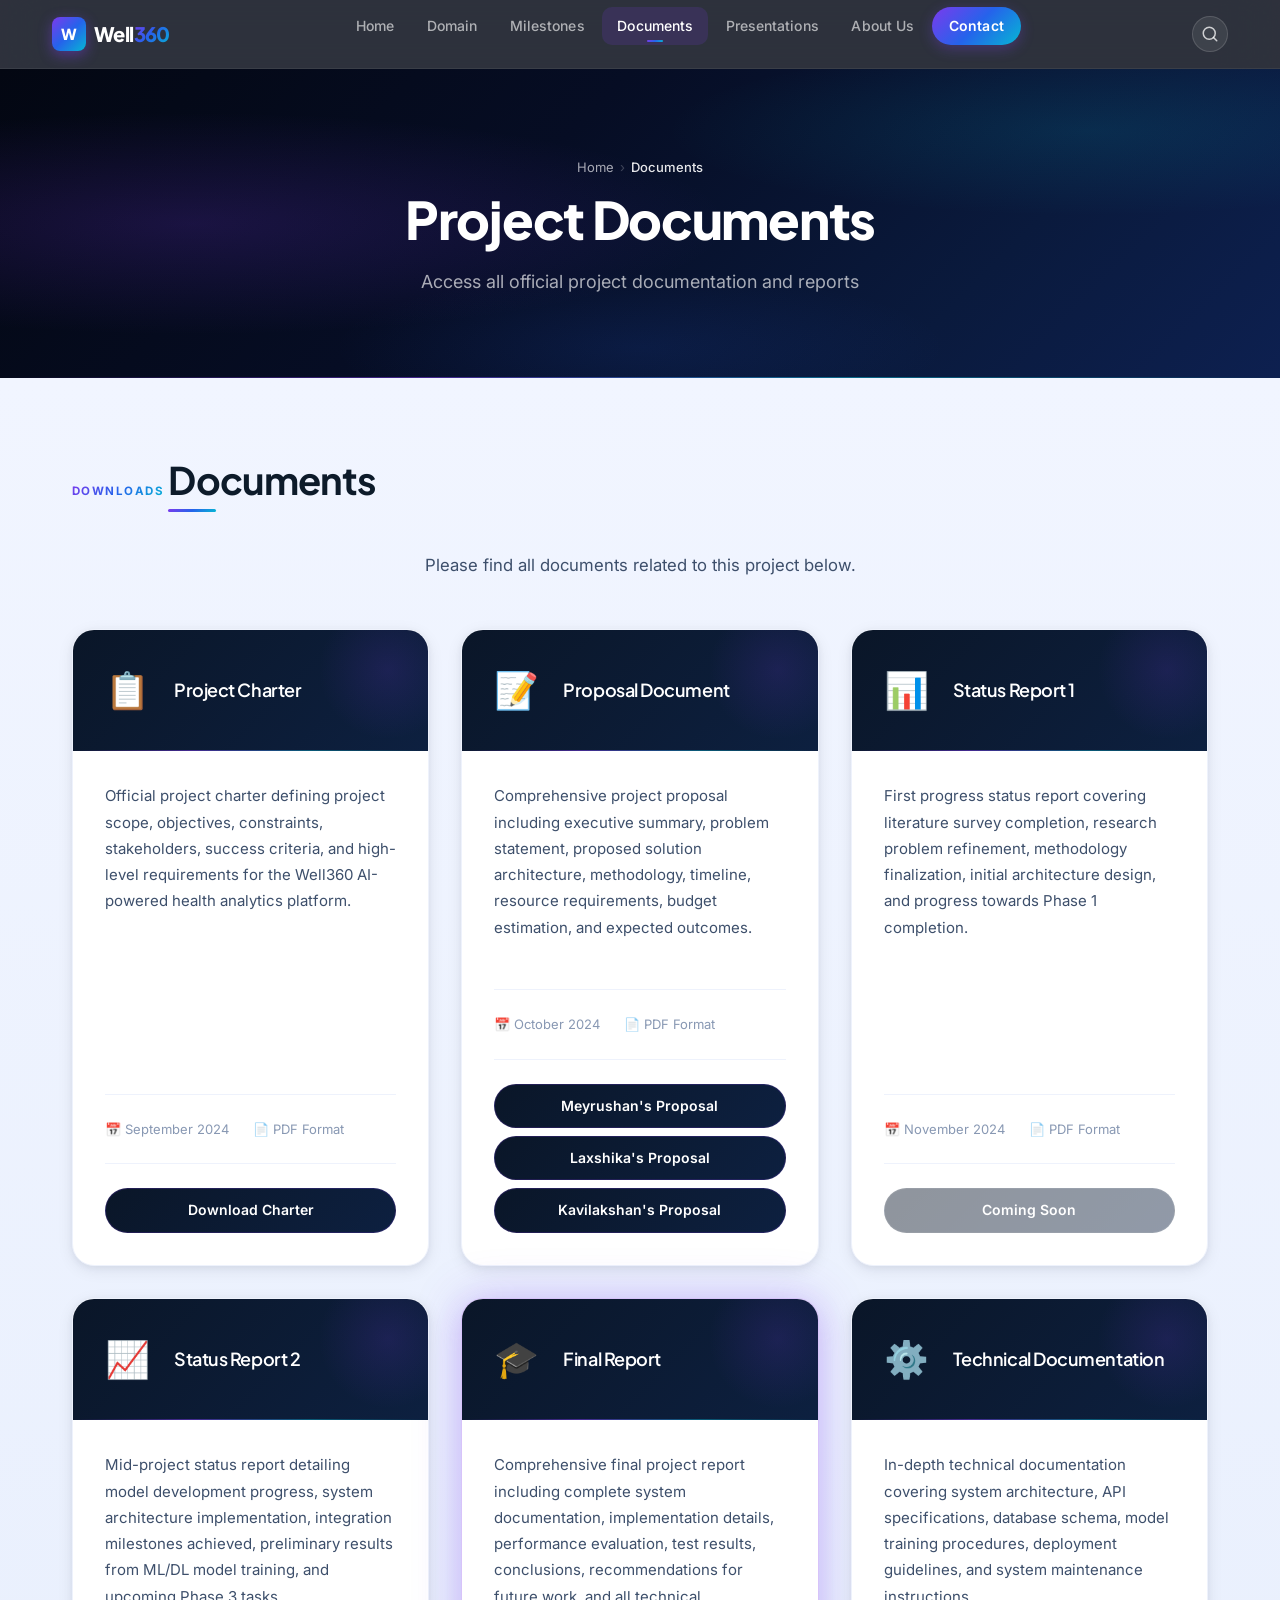
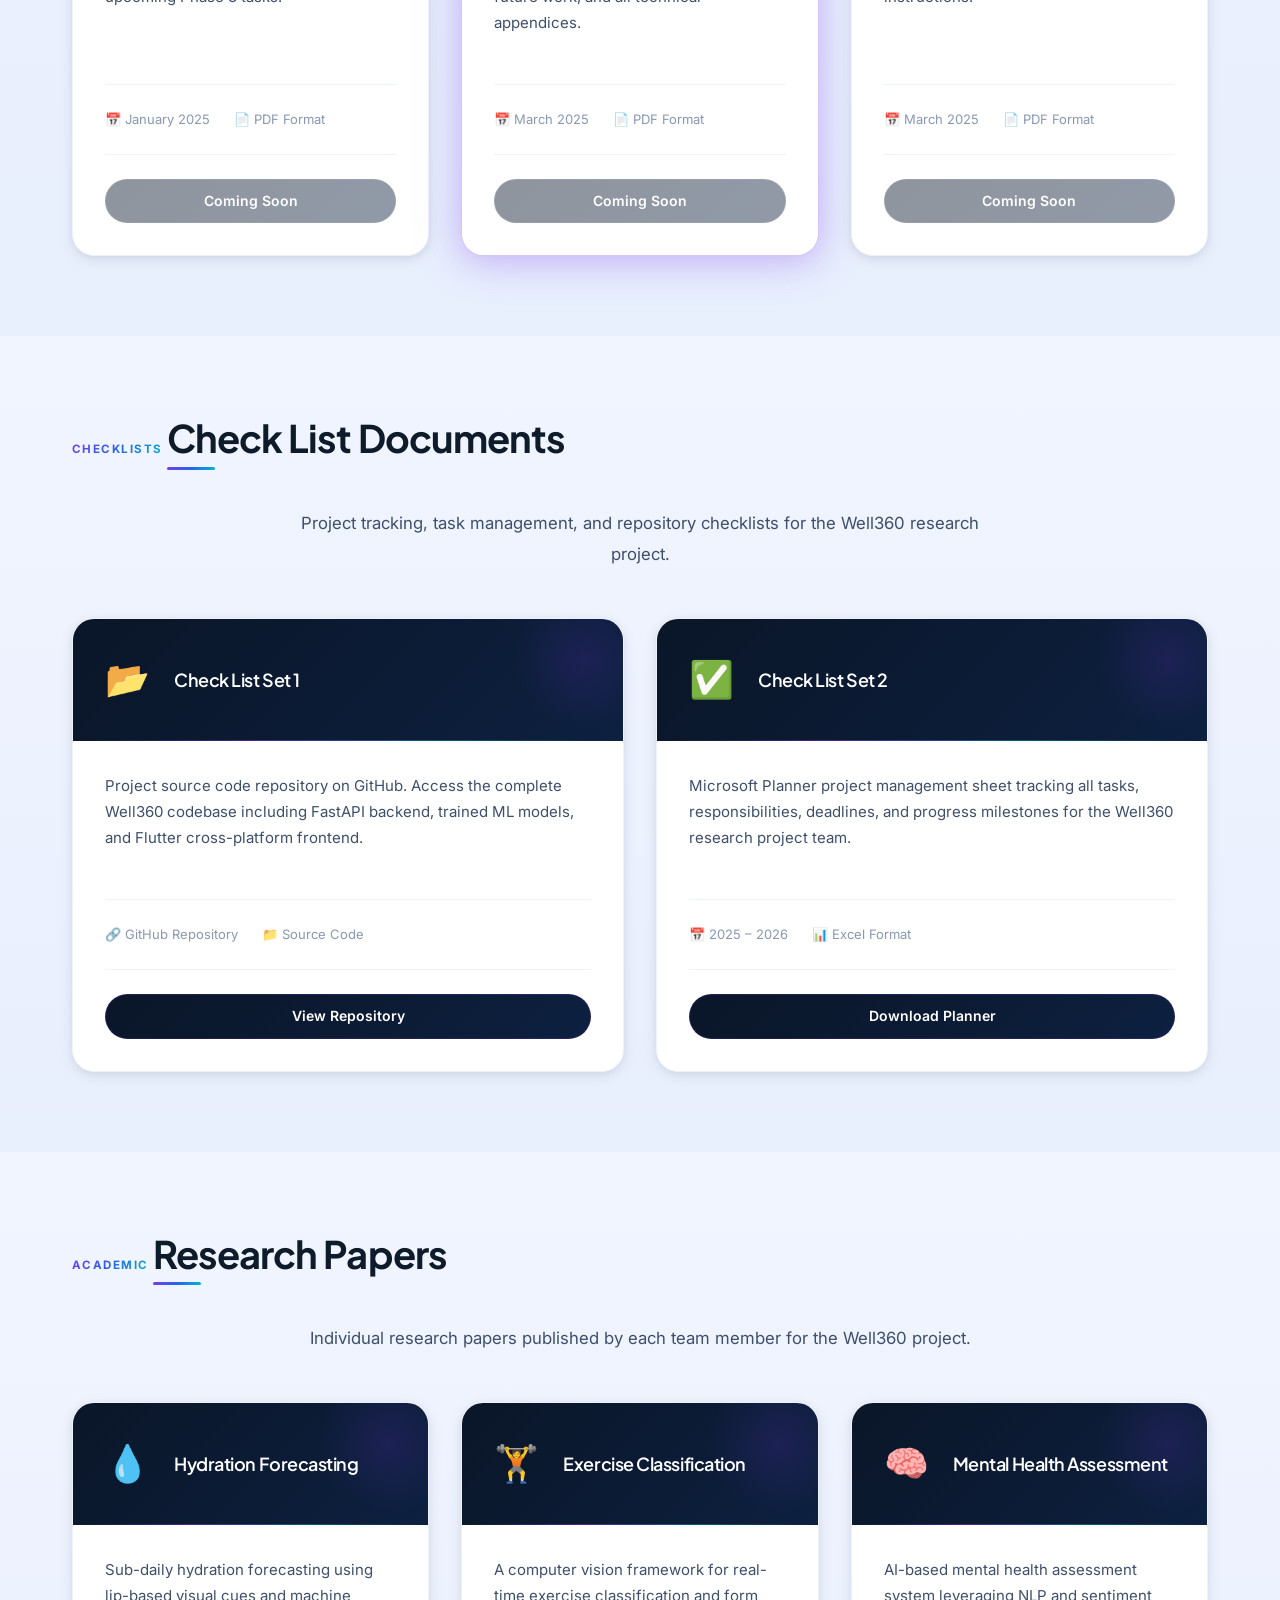
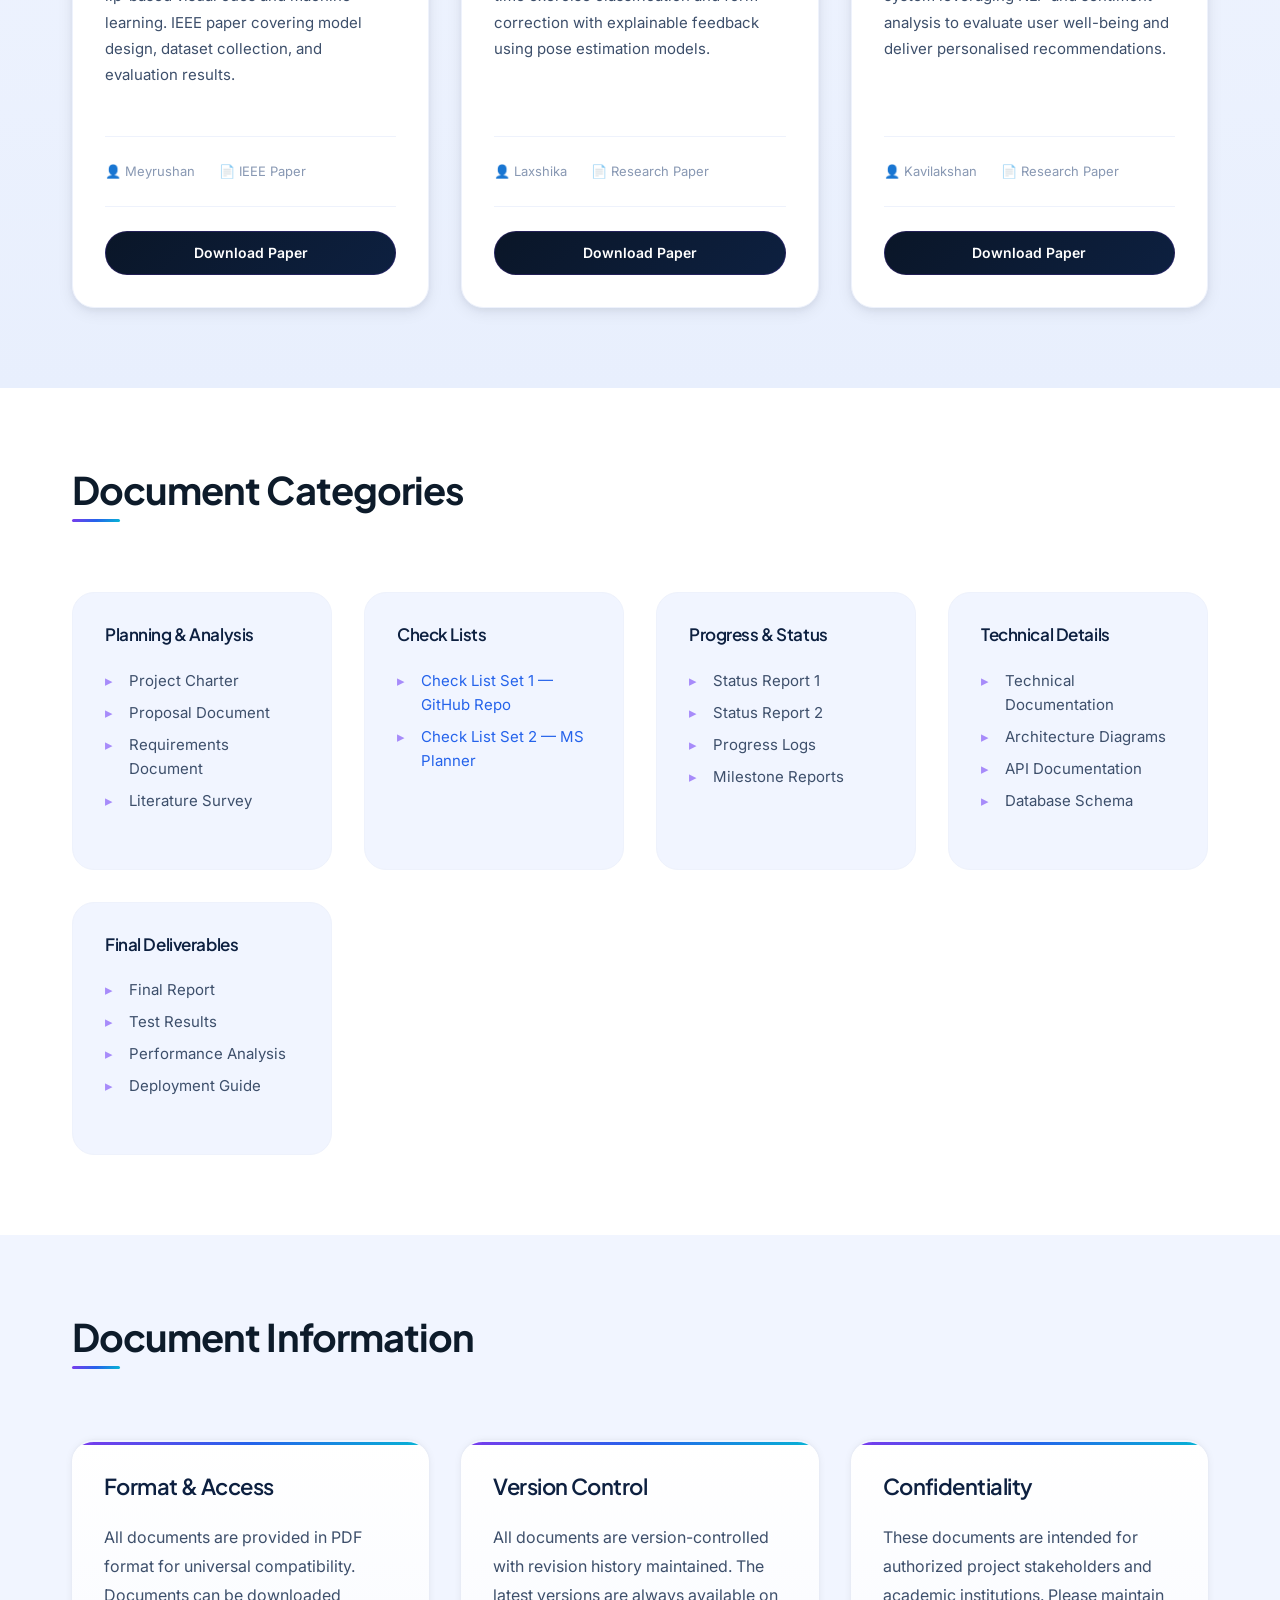
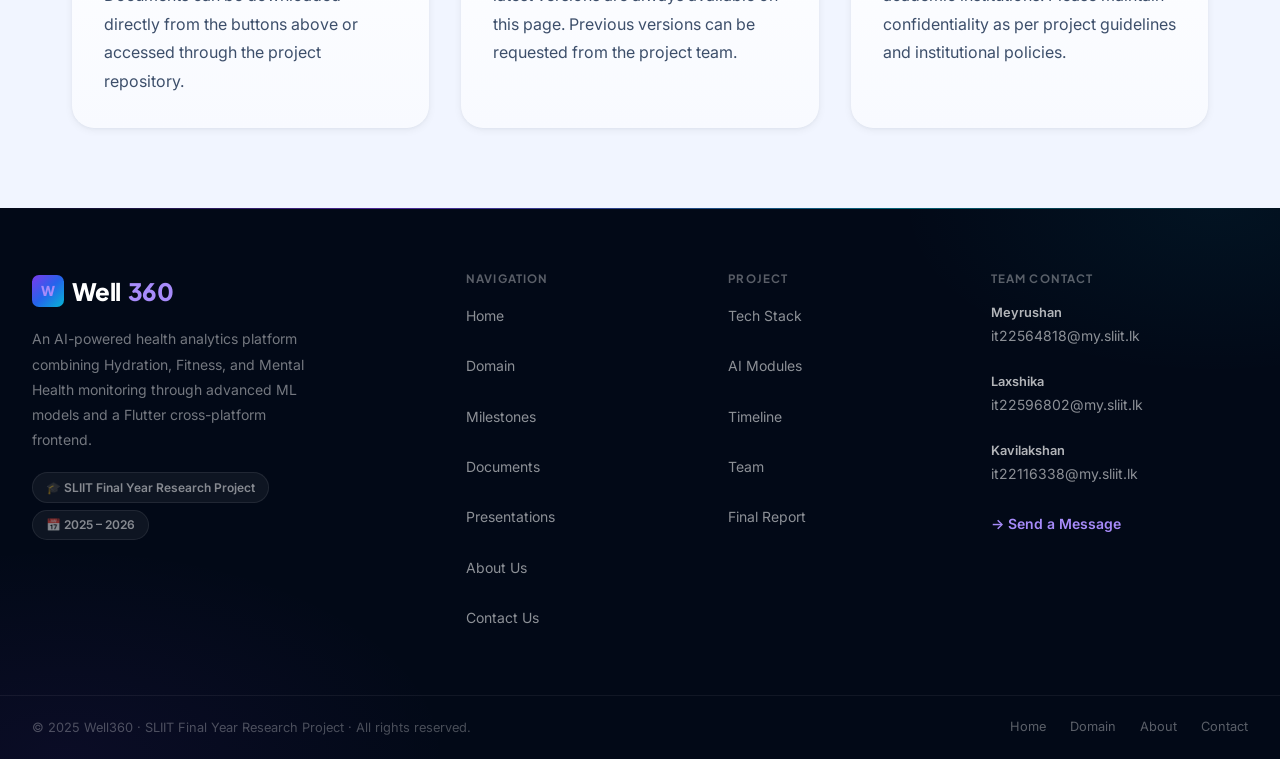
<file: documents.html>
<!DOCTYPE html>
<html lang="en">
<head>
    <meta charset="UTF-8">
    <meta name="viewport" content="width=device-width, initial-scale=1.0">
    <title>Documents - Well360 Health Analytics Platform</title>
    <link rel="preconnect" href="https://fonts.googleapis.com">
    <link rel="preconnect" href="https://fonts.gstatic.com" crossorigin>
    <link href="https://fonts.googleapis.com/css2?family=Inter:wght@300;400;500;600;700;800&family=Plus+Jakarta+Sans:wght@400;500;600;700;800&display=swap" rel="stylesheet">
    <link rel="stylesheet" href="style.css">
</head>
<body>
    <!-- Navigation -->
    <nav class="navbar" id="navbar">
        <div class="nav-container">
            <a href="index.html" class="logo">
                <span class="logo-mark">W</span>
                <span class="logo-text">Well<span class="logo-accent">360</span></span>
            </a>
            <ul class="nav-menu" id="navMenu">
                <li><a href="index.html" class="nav-link">Home</a></li>
                <li><a href="domain.html" class="nav-link">Domain</a></li>
                <li><a href="milestones.html" class="nav-link">Milestones</a></li>
                <li><a href="documents.html" class="nav-link">Documents</a></li>
                <li><a href="presentations.html" class="nav-link">Presentations</a></li>
                <li><a href="about.html" class="nav-link">About Us</a></li>
                <li><a href="contact.html" class="nav-link nav-cta">Contact</a></li>
            </ul>
            <button class="nav-search-btn" id="navSearchBtn" aria-label="Search site">
                <svg xmlns="http://www.w3.org/2000/svg" width="18" height="18" viewBox="0 0 24 24" fill="none" stroke="currentColor" stroke-width="2" stroke-linecap="round" stroke-linejoin="round"><circle cx="11" cy="11" r="8"/><line x1="21" y1="21" x2="16.65" y2="16.65"/></svg>
            </button>
            <button class="nav-toggle" id="navToggle" aria-label="Toggle navigation" aria-expanded="false">
                <span class="toggle-bar"></span>
                <span class="toggle-bar"></span>
                <span class="toggle-bar"></span>
            </button>
        </div>
    </nav>

    <!-- Page Header -->
    <section class="page-header">
        <div class="section-container">
            <nav class="breadcrumb" aria-label="Breadcrumb">
                <a href="index.html">Home</a>
                <span class="breadcrumb-sep">›</span>
                <span class="breadcrumb-current">Documents</span>
            </nav>
            <h1>Project Documents</h1>
            <p>Access all official project documentation and reports</p>
        </div>
    </section>

    <!-- Documents Section -->
    <section class="documents-section">
        <div class="section-container">
            <span class="section-eyebrow">Downloads</span>
            <h2>Documents</h2>
            <p class="components-intro">Please find all documents related to this project below.</p>
            <div class="documents-grid">
                <!-- Project Charter -->
                <div class="document-card">
                    <div class="document-header">
                        <div class="document-icon">📋</div>
                        <h3>Project Charter</h3>
                    </div>
                    <div class="document-content">
                        <p>
                            Official project charter defining project scope, objectives, constraints,
                            stakeholders, success criteria, and high-level requirements for the Well360
                            AI-powered health analytics platform.
                        </p>
                        <div class="document-meta">
                            <span class="meta-item">📅 September 2024</span>
                            <span class="meta-item">📄 PDF Format</span>
                        </div>
                        <a href="Documents/TAF_25-26J-225.pdf" class="doc-btn" download>Download Charter</a>
                    </div>
                </div>

                <!-- Proposal Document -->
                <div class="document-card">
                    <div class="document-header">
                        <div class="document-icon">📝</div>
                        <h3>Proposal Document</h3>
                    </div>
                    <div class="document-content">
                        <p>
                            Comprehensive project proposal including executive summary, problem statement, 
                            proposed solution architecture, methodology, timeline, resource requirements, 
                            budget estimation, and expected outcomes.
                        </p>
                        <div class="document-meta">
                            <span class="meta-item">📅 October 2024</span>
                            <span class="meta-item">📄 PDF Format</span>
                        </div>
                        <div style="display:flex; flex-direction:column; gap:0.5rem;">
                            <a href="Documents/IT22564818_ProjectProposal.pdf" class="doc-btn" download>Meyrushan's Proposal</a>
                            <a href="Documents/IT22596802_ProjectProposal.pdf" class="doc-btn" download>Laxshika's Proposal</a>
                            <a href="Documents/IT22116338_Project%20Proposal.pdf" class="doc-btn" download>Kavilakshan's Proposal</a>
                        </div>
                    </div>
                </div>

                <!-- Status Document 1 -->
                <div class="document-card">
                    <div class="document-header">
                        <div class="document-icon">📊</div>
                        <h3>Status Report 1</h3>
                    </div>
                    <div class="document-content">
                        <p>
                            First progress status report covering literature survey completion, 
                            research problem refinement, methodology finalization, initial 
                            architecture design, and progress towards Phase 1 completion.
                        </p>
                        <div class="document-meta">
                            <span class="meta-item">📅 November 2024</span>
                            <span class="meta-item">📄 PDF Format</span>
                        </div>
                        <span class="doc-btn doc-btn-disabled" aria-disabled="true">Coming Soon</span>
                    </div>
                </div>

                <!-- Status Document 2 -->
                <div class="document-card">
                    <div class="document-header">
                        <div class="document-icon">📈</div>
                        <h3>Status Report 2</h3>
                    </div>
                    <div class="document-content">
                        <p>
                            Mid-project status report detailing model development progress, 
                            system architecture implementation, integration milestones achieved, 
                            preliminary results from ML/DL model training, and upcoming Phase 3 tasks.
                        </p>
                        <div class="document-meta">
                            <span class="meta-item">📅 January 2025</span>
                            <span class="meta-item">📄 PDF Format</span>
                        </div>
                        <span class="doc-btn doc-btn-disabled" aria-disabled="true">Coming Soon</span>
                    </div>
                </div>

                <!-- Final Report -->
                <div class="document-card featured">
                    <div class="document-header">
                        <div class="document-icon">🎓</div>
                        <h3>Final Report</h3>
                    </div>
                    <div class="document-content">
                        <p>
                            Comprehensive final project report including complete system documentation, 
                            implementation details, performance evaluation, test results, conclusions, 
                            recommendations for future work, and all technical appendices.
                        </p>
                        <div class="document-meta">
                            <span class="meta-item">📅 March 2025</span>
                            <span class="meta-item">📄 PDF Format</span>
                        </div>
                        <span class="doc-btn doc-btn-disabled" aria-disabled="true">Coming Soon</span>
                    </div>
                </div>

                <!-- Technical Documentation -->
                <div class="document-card">
                    <div class="document-header">
                        <div class="document-icon">⚙️</div>
                        <h3>Technical Documentation</h3>
                    </div>
                    <div class="document-content">
                        <p>
                            In-depth technical documentation covering system architecture, API specifications, 
                            database schema, model training procedures, deployment guidelines, and system 
                            maintenance instructions.
                        </p>
                        <div class="document-meta">
                            <span class="meta-item">📅 March 2025</span>
                            <span class="meta-item">📄 PDF Format</span>
                        </div>
                        <span class="doc-btn doc-btn-disabled" aria-disabled="true">Coming Soon</span>
                    </div>
                </div>
            </div>
        </div>
    </section>

    <!-- Check List Documents -->
    <section class="documents-section">
        <div class="section-container">
            <span class="section-eyebrow">Checklists</span>
            <h2>Check List Documents</h2>
            <p class="components-intro">Project tracking, task management, and repository checklists for the Well360 research project.</p>
            <div class="documents-grid">

                <!-- Check List Set 1 — GitHub Repository -->
                <div class="document-card">
                    <div class="document-header">
                        <div class="document-icon">📂</div>
                        <h3>Check List Set 1</h3>
                    </div>
                    <div class="document-content">
                        <p>
                            Project source code repository on GitHub. Access the complete Well360 codebase
                            including FastAPI backend, trained ML models, and Flutter cross-platform frontend.
                        </p>
                        <div class="document-meta">
                            <span class="meta-item">🔗 GitHub Repository</span>
                            <span class="meta-item">📁 Source Code</span>
                        </div>
                        <a href="https://github.com/meyrushan29/Research_Project_225" class="doc-btn" target="_blank" rel="noopener">View Repository</a>
                    </div>
                </div>

                <!-- Check List Set 2 — MS Planner -->
                <div class="document-card">
                    <div class="document-header">
                        <div class="document-icon">✅</div>
                        <h3>Check List Set 2</h3>
                    </div>
                    <div class="document-content">
                        <p>
                            Microsoft Planner project management sheet tracking all tasks, responsibilities,
                            deadlines, and progress milestones for the Well360 research project team.
                        </p>
                        <div class="document-meta">
                            <span class="meta-item">📅 2025 – 2026</span>
                            <span class="meta-item">📊 Excel Format</span>
                        </div>
                        <a href="Documents/CheckList%20set%202/Research_Project_225_MsPlanner.xlsx" class="doc-btn" download>Download Planner</a>
                    </div>
                </div>

            </div>
        </div>
    </section>

    <!-- Research Papers Section -->
    <section class="documents-section">
        <div class="section-container">
            <span class="section-eyebrow">Academic</span>
            <h2>Research Papers</h2>
            <p class="components-intro">Individual research papers published by each team member for the Well360 project.</p>
            <div class="documents-grid">
                <!-- Hydration Research Paper -->
                <div class="document-card">
                    <div class="document-header">
                        <div class="document-icon">💧</div>
                        <h3>Hydration Forecasting</h3>
                    </div>
                    <div class="document-content">
                        <p>
                            Sub-daily hydration forecasting using lip-based visual cues and machine learning.
                            IEEE paper covering model design, dataset collection, and evaluation results.
                        </p>
                        <div class="document-meta">
                            <span class="meta-item">👤 Meyrushan</span>
                            <span class="meta-item">📄 IEEE Paper</span>
                        </div>
                        <a href="Documents/ReSearch_Paper/Sub-Daily%20Hydration%20Forecasting%20and%20Lip-Based_IEEE_Paper.pdf" class="doc-btn" download>Download Paper</a>
                    </div>
                </div>

                <!-- Fitness / Exercise Research Paper -->
                <div class="document-card">
                    <div class="document-header">
                        <div class="document-icon">🏋️</div>
                        <h3>Exercise Classification</h3>
                    </div>
                    <div class="document-content">
                        <p>
                            A computer vision framework for real-time exercise classification and form
                            correction with explainable feedback using pose estimation models.
                        </p>
                        <div class="document-meta">
                            <span class="meta-item">👤 Laxshika</span>
                            <span class="meta-item">📄 Research Paper</span>
                        </div>
                        <a href="Documents/ReSearch_Paper/A%20Computer%20Vision%20Framework%20for%20Real%20Time%20Exercise%20Classification%20and%20Form%20Correction%20with%20Explainable%20Feedback.pdf" class="doc-btn" download>Download Paper</a>
                    </div>
                </div>

                <!-- Mental Health Research Paper -->
                <div class="document-card">
                    <div class="document-header">
                        <div class="document-icon">🧠</div>
                        <h3>Mental Health Assessment</h3>
                    </div>
                    <div class="document-content">
                        <p>
                            AI-based mental health assessment system leveraging NLP and sentiment analysis
                            to evaluate user well-being and deliver personalised recommendations.
                        </p>
                        <div class="document-meta">
                            <span class="meta-item">👤 Kavilakshan</span>
                            <span class="meta-item">📄 Research Paper</span>
                        </div>
                        <a href="Documents/ReSearch_Paper/Mental_Health%20Assessment%20System.pdf" class="doc-btn" download>Download Paper</a>
                    </div>
                </div>
            </div>
        </div>
    </section>

    <!-- Document Categories -->
    <section class="document-categories">
        <div class="section-container">
            <h2>Document Categories</h2>
            <div class="categories-grid">
                <div class="category-item">
                    <h3>Planning & Analysis</h3>
                    <ul>
                        <li>Project Charter</li>
                        <li>Proposal Document</li>
                        <li>Requirements Document</li>
                        <li>Literature Survey</li>
                    </ul>
                </div>
                <div class="category-item">
                    <h3>Check Lists</h3>
                    <ul>
                        <li><a href="https://github.com/meyrushan29/Research_Project_225" target="_blank" rel="noopener">Check List Set 1 — GitHub Repo</a></li>
                        <li><a href="Documents/CheckList%20set%202/Research_Project_225_MsPlanner.xlsx" download>Check List Set 2 — MS Planner</a></li>
                    </ul>
                </div>
                <div class="category-item">
                    <h3>Progress & Status</h3>
                    <ul>
                        <li>Status Report 1</li>
                        <li>Status Report 2</li>
                        <li>Progress Logs</li>
                        <li>Milestone Reports</li>
                    </ul>
                </div>
                <div class="category-item">
                    <h3>Technical Details</h3>
                    <ul>
                        <li>Technical Documentation</li>
                        <li>Architecture Diagrams</li>
                        <li>API Documentation</li>
                        <li>Database Schema</li>
                    </ul>
                </div>
                <div class="category-item">
                    <h3>Final Deliverables</h3>
                    <ul>
                        <li>Final Report</li>
                        <li>Test Results</li>
                        <li>Performance Analysis</li>
                        <li>Deployment Guide</li>
                    </ul>
                </div>
            </div>
        </div>
    </section>

    <!-- Document Access Information -->
    <section class="document-info">
        <div class="section-container">
            <h2>Document Information</h2>
            <div class="info-grid">
                <div class="info-card">
                    <h3>Format & Access</h3>
                    <p>
                        All documents are provided in PDF format for universal compatibility. 
                        Documents can be downloaded directly from the buttons above or accessed 
                        through the project repository.
                    </p>
                </div>
                <div class="info-card">
                    <h3>Version Control</h3>
                    <p>
                        All documents are version-controlled with revision history maintained. 
                        The latest versions are always available on this page. Previous versions 
                        can be requested from the project team.
                    </p>
                </div>
                <div class="info-card">
                    <h3>Confidentiality</h3>
                    <p>
                        These documents are intended for authorized project stakeholders and 
                        academic institutions. Please maintain confidentiality as per project 
                        guidelines and institutional policies.
                    </p>
                </div>
            </div>
        </div>
    </section>

    <!-- Footer -->
    <footer class="footer">
        <div class="footer-main">
            <div class="footer-grid">
                <div class="footer-brand">
                    <a href="index.html" class="footer-logo"><span class="footer-logo-mark">W</span>Well<span>360</span></a>
                    <p>An AI-powered health analytics platform combining Hydration, Fitness, and Mental Health monitoring through advanced ML models and a Flutter cross-platform frontend.</p>
                    <span class="footer-badge">🎓 SLIIT Final Year Research Project</span>
                    <span class="footer-badge">📅 2025 – 2026</span>
                </div>
                <div class="footer-col">
                    <h4>Navigation</h4>
                    <ul>
                        <li><a href="index.html">Home</a></li>
                        <li><a href="domain.html">Domain</a></li>
                        <li><a href="milestones.html">Milestones</a></li>
                        <li><a href="documents.html">Documents</a></li>
                        <li><a href="presentations.html">Presentations</a></li>
                        <li><a href="about.html">About Us</a></li>
                        <li><a href="contact.html">Contact Us</a></li>
                    </ul>
                </div>
                <div class="footer-col">
                    <h4>Project</h4>
                    <ul>
                        <li><a href="domain.html">Tech Stack</a></li>
                        <li><a href="domain.html">AI Modules</a></li>
                        <li><a href="milestones.html">Timeline</a></li>
                        <li><a href="about.html">Team</a></li>
                        <li><a href="documents.html">Final Report</a></li>
                    </ul>
                </div>
                <div class="footer-col">
                    <h4>Team Contact</h4>
                    <ul>
                        <li><div class="footer-email"><strong>Meyrushan</strong><a href="mailto:it22564818@my.sliit.lk">it22564818@my.sliit.lk</a></div></li>
                        <li><div class="footer-email"><strong>Laxshika</strong><a href="mailto:it22596802@my.sliit.lk">it22596802@my.sliit.lk</a></div></li>
                        <li><div class="footer-email"><strong>Kavilakshan</strong><a href="mailto:it22116338@my.sliit.lk">it22116338@my.sliit.lk</a></div></li>
                        <li><a href="contact.html" style="color:var(--violet-light);font-weight:600;">→ Send a Message</a></li>
                    </ul>
                </div>
            </div>
        </div>
        <div class="footer-bottom">
            <div class="footer-bottom-inner">
                <p>&copy; 2025 Well360 · SLIIT Final Year Research Project · All rights reserved.</p>
                <div class="footer-bottom-links">
                    <a href="index.html">Home</a>
                    <a href="domain.html">Domain</a>
                    <a href="about.html">About</a>
                    <a href="contact.html">Contact</a>
                </div>
            </div>
        </div>
    </footer>

    <button class="back-to-top" id="backToTop" aria-label="Back to top">↑</button>
    <!-- ── Search Overlay ── -->
    <div class="search-overlay" id="searchOverlay" aria-hidden="true">
        <div class="search-overlay-backdrop" id="searchBackdrop"></div>
        <div class="search-overlay-box">
            <div class="search-overlay-header">
                <svg xmlns="http://www.w3.org/2000/svg" width="20" height="20" viewBox="0 0 24 24" fill="none" stroke="currentColor" stroke-width="2" stroke-linecap="round" stroke-linejoin="round"><circle cx="11" cy="11" r="8"/><line x1="21" y1="21" x2="16.65" y2="16.65"/></svg>
                <input type="text" id="searchInput" class="search-input" placeholder="Search Well360..." autocomplete="off" spellcheck="false">
                <button class="search-close-btn" id="searchClose" aria-label="Close search">✕</button>
            </div>
            <div class="search-results" id="searchResults">
                <p class="search-hint">Try: "hydration", "milestones", "contact", "team", "documents"</p>
            </div>
            <div class="search-shortcut-hint">Press <kbd>Esc</kbd> to close · <kbd>Ctrl K</kbd> to open</div>
        </div>
    </div>
    <script src="main.js"></script>
</body>
</html>
</file>
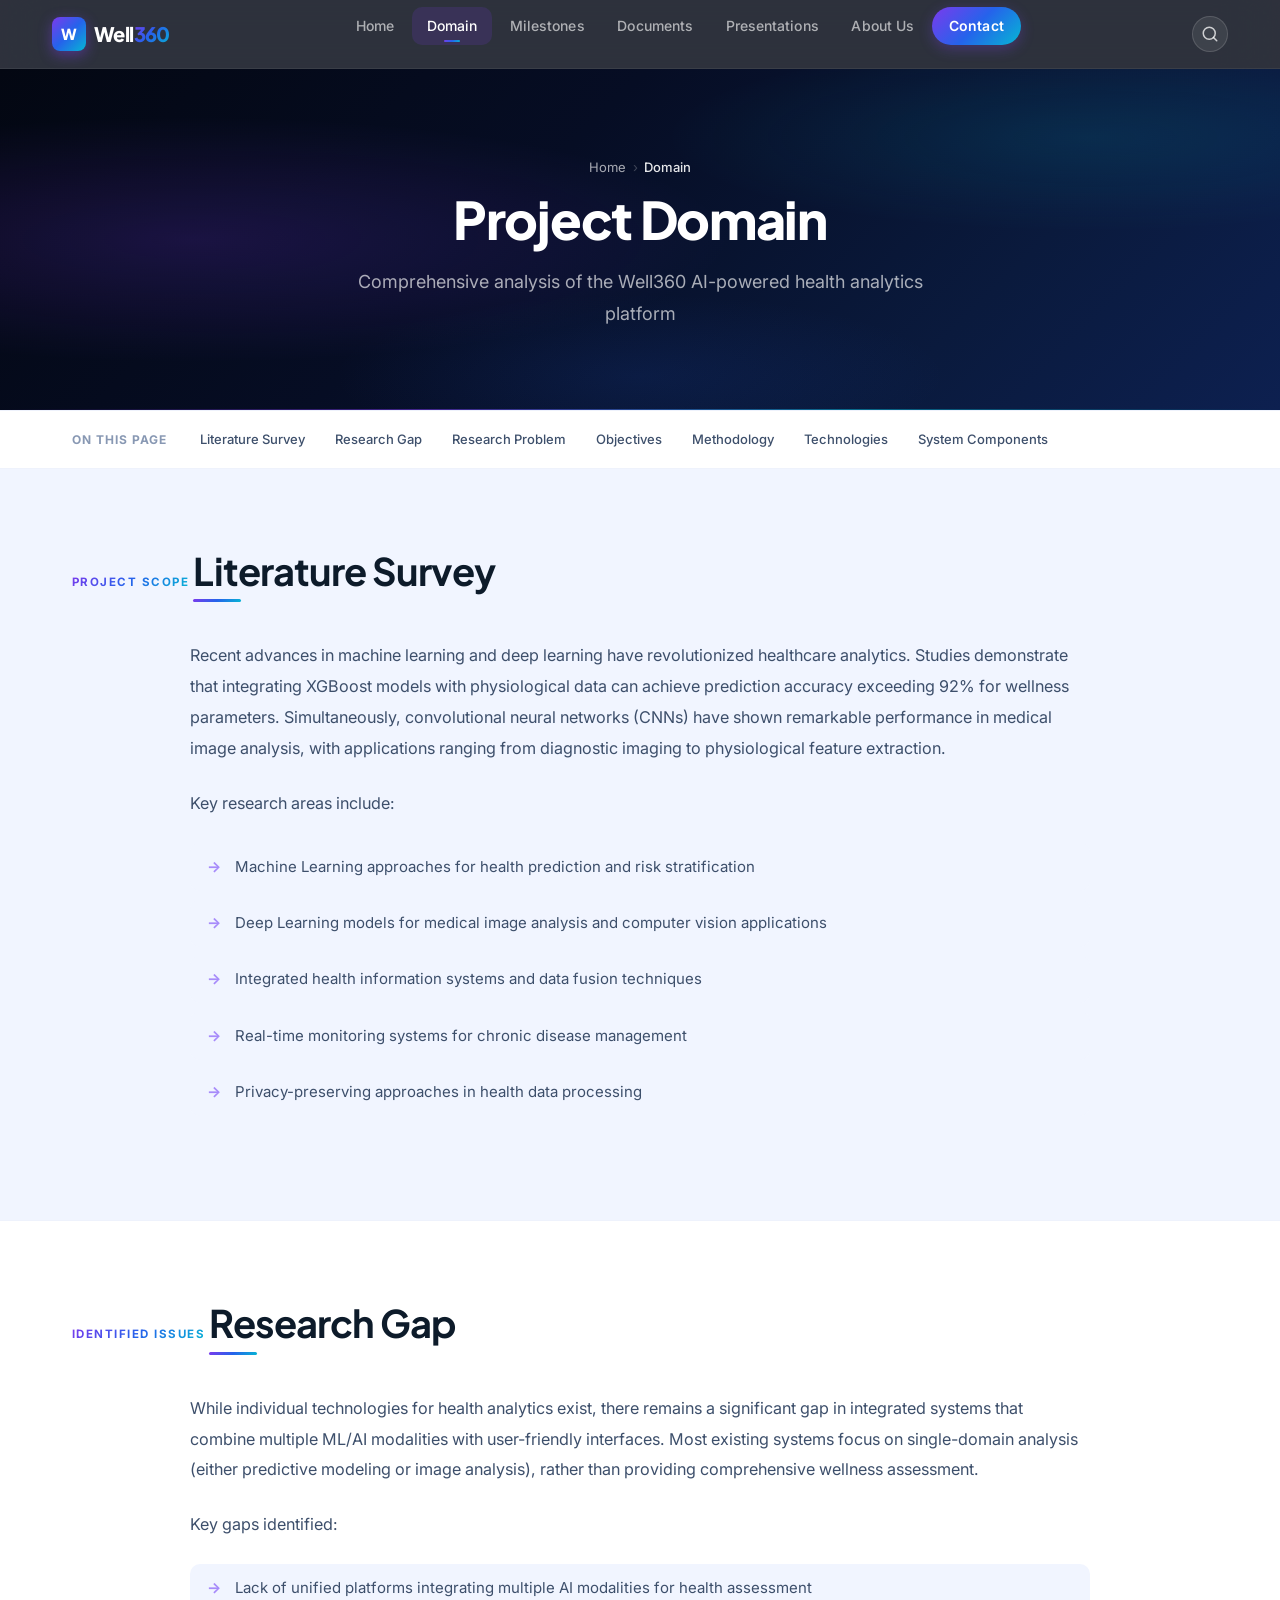
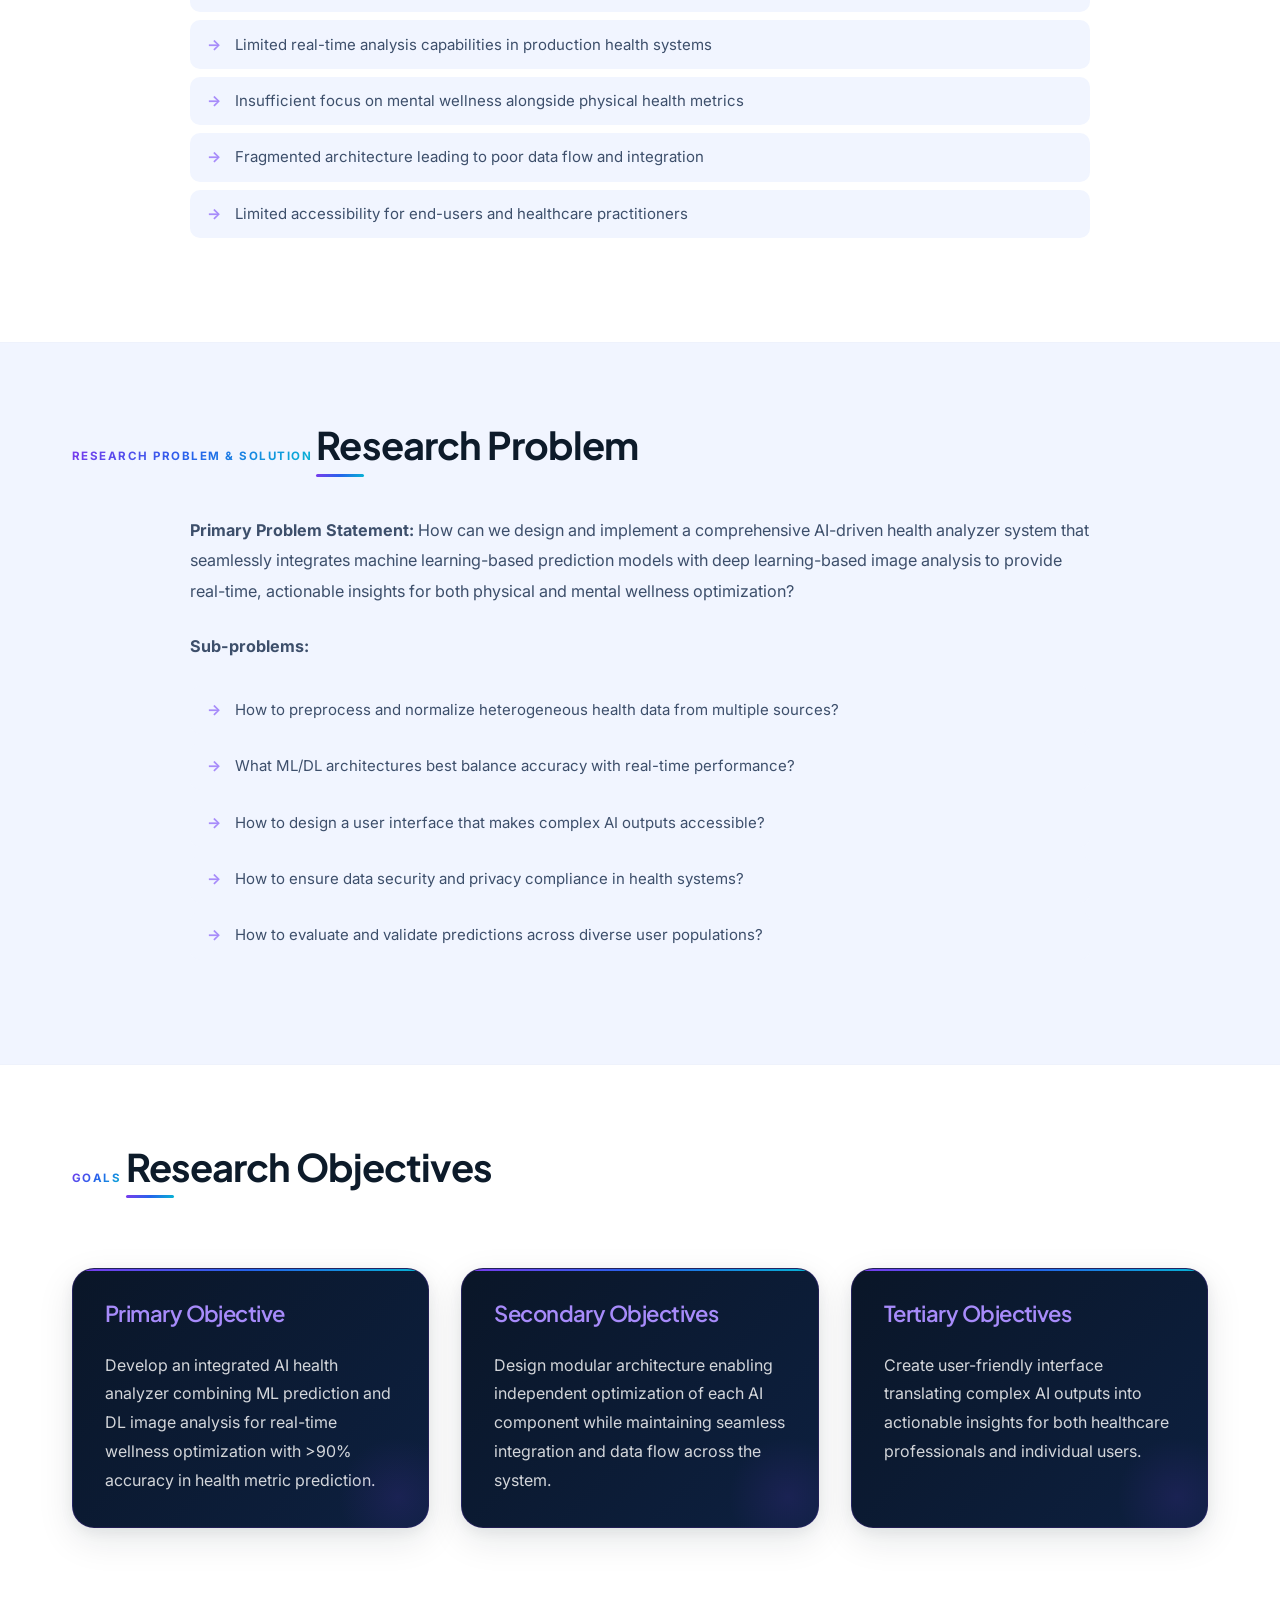
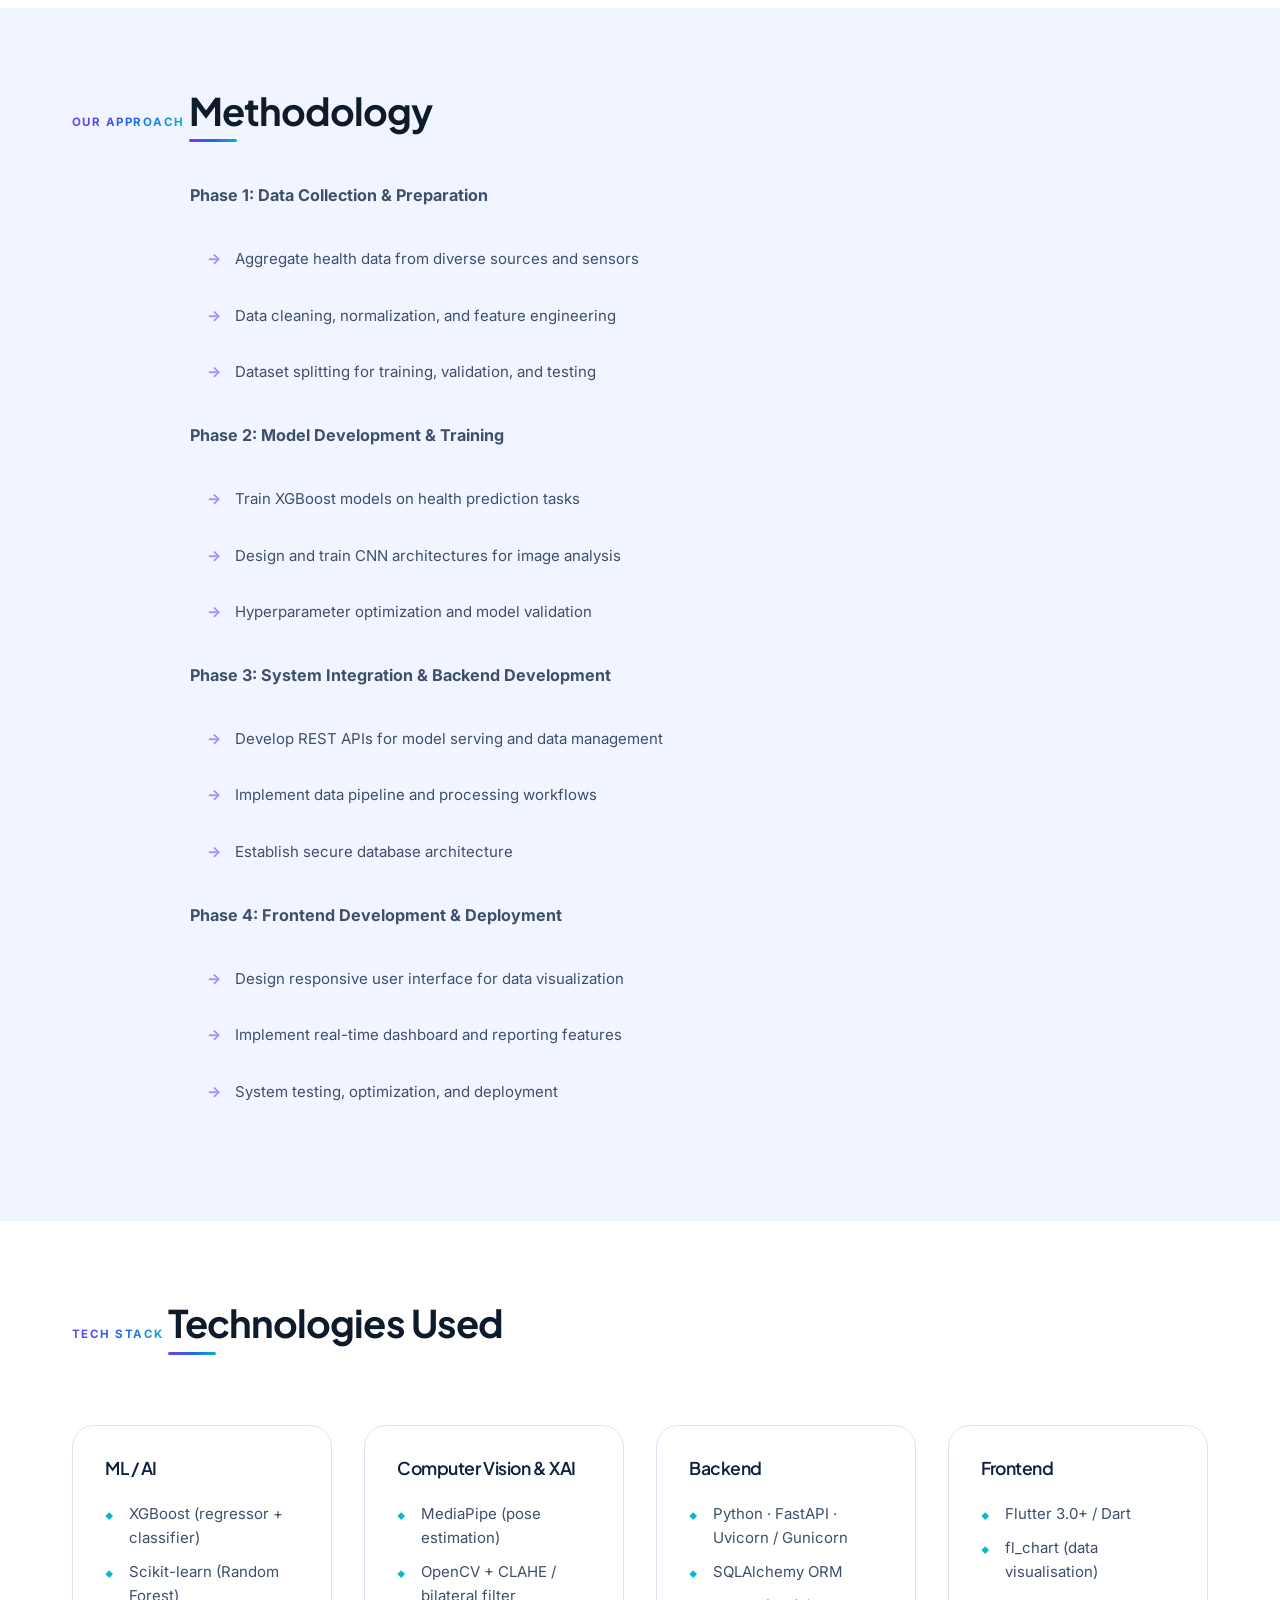
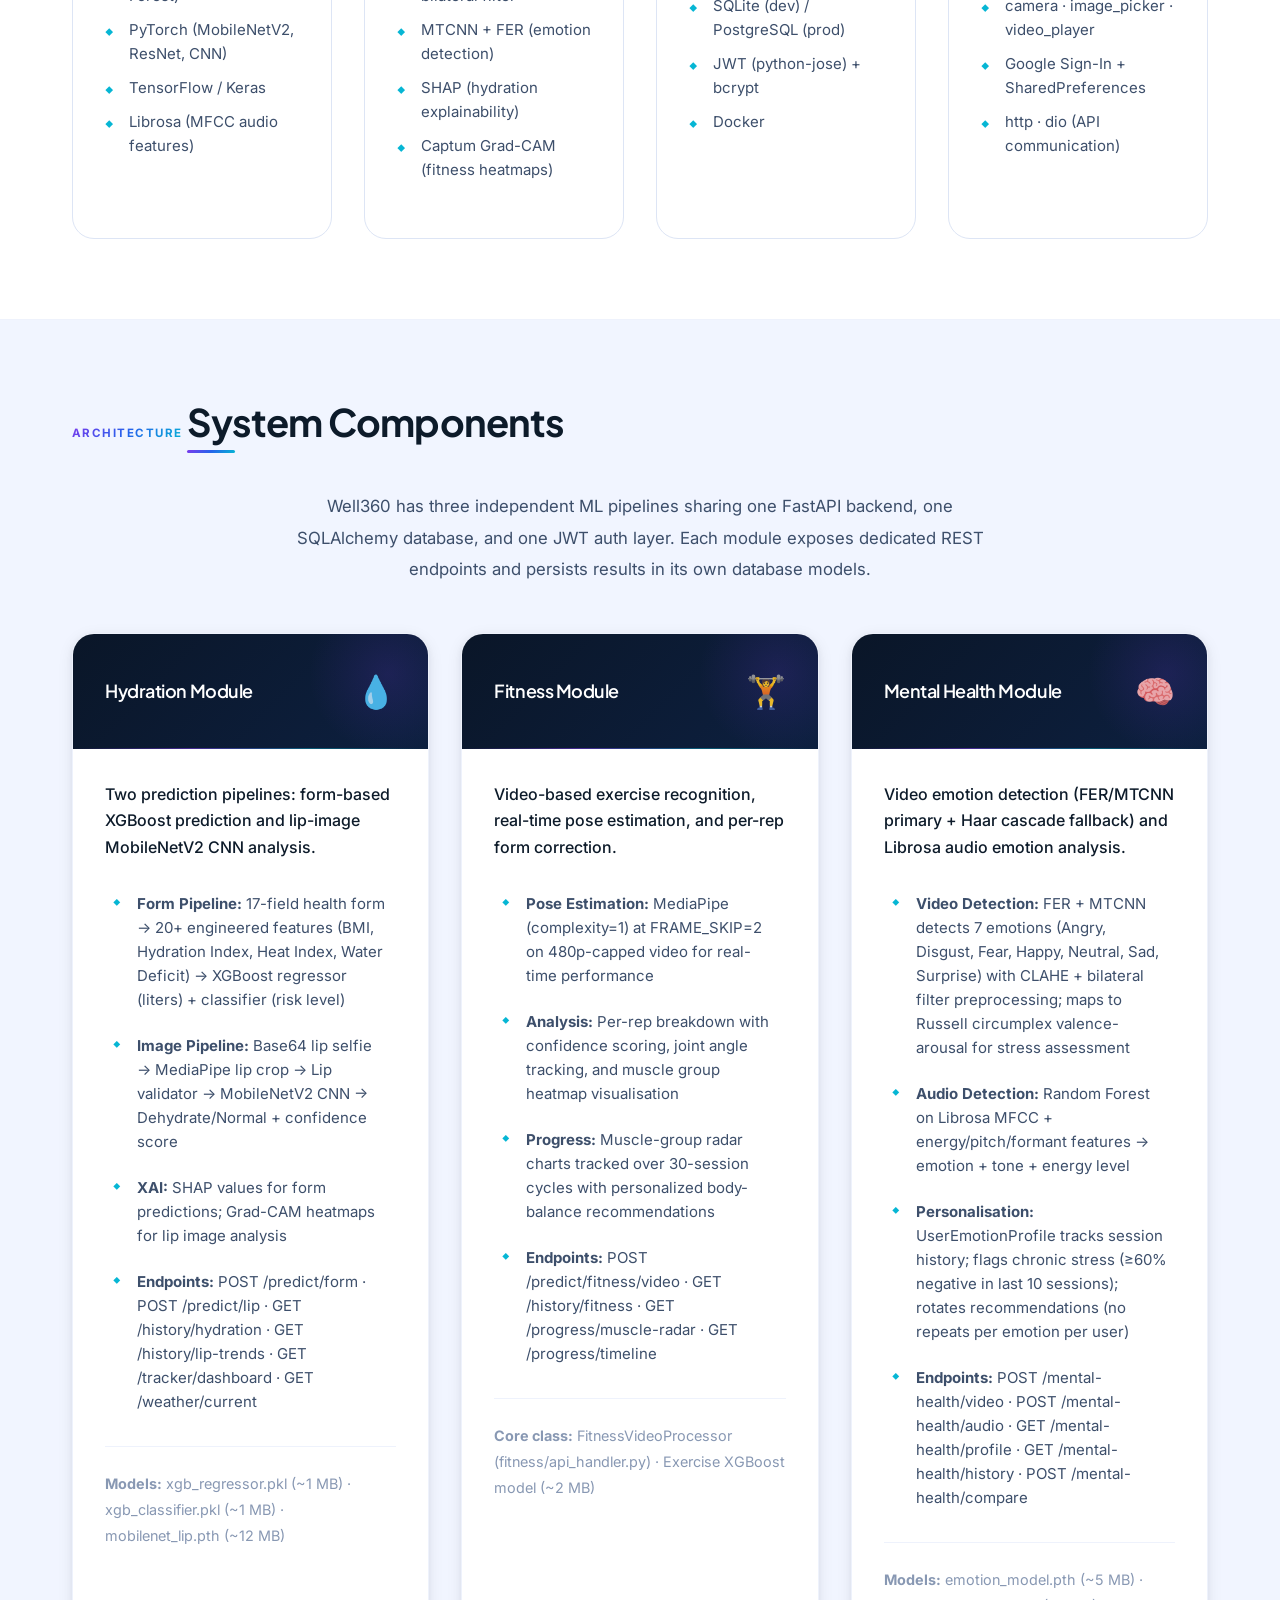
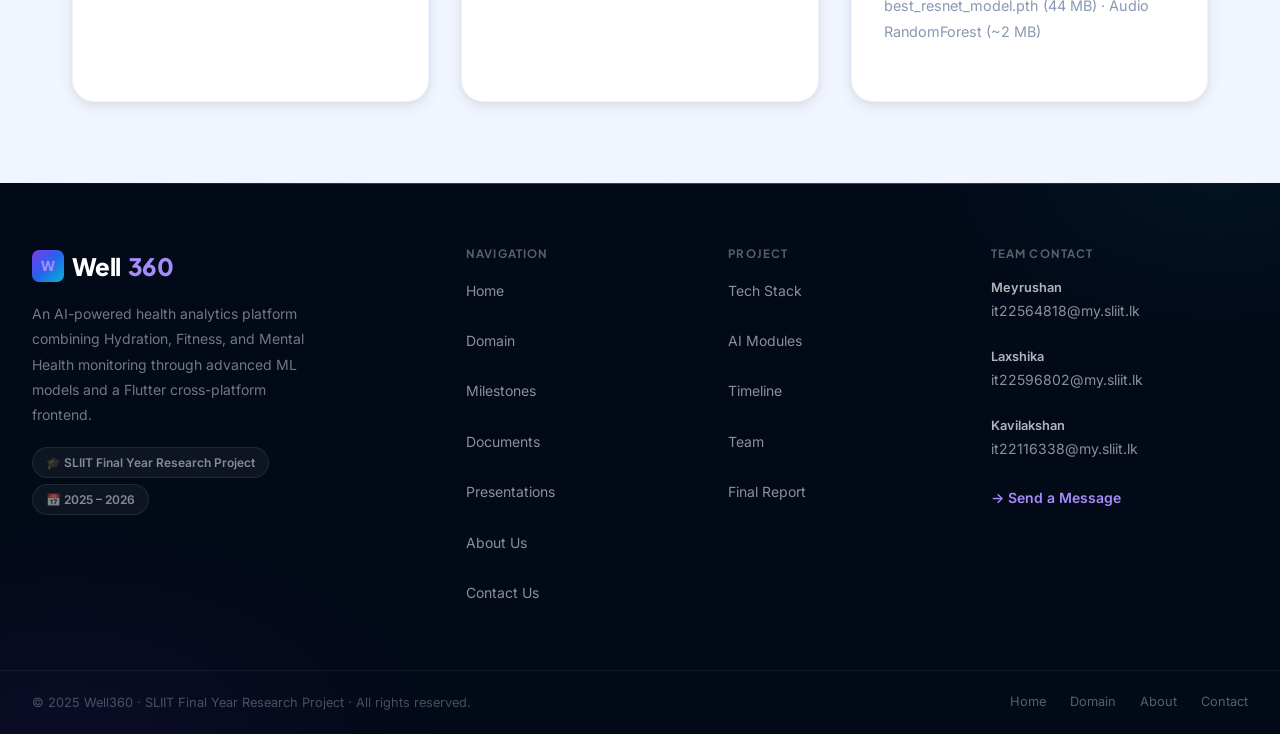
<file: domain.html>
<!DOCTYPE html>
<html lang="en">
<head>
    <meta charset="UTF-8">
    <meta name="viewport" content="width=device-width, initial-scale=1.0">
    <title>Domain - Well360 Health Analytics Platform</title>
    <link rel="preconnect" href="https://fonts.googleapis.com">
    <link rel="preconnect" href="https://fonts.gstatic.com" crossorigin>
    <link href="https://fonts.googleapis.com/css2?family=Inter:wght@300;400;500;600;700;800&family=Plus+Jakarta+Sans:wght@400;500;600;700;800&display=swap" rel="stylesheet">
    <link rel="stylesheet" href="style.css">
</head>
<body>
    <!-- Navigation -->
    <nav class="navbar" id="navbar">
        <div class="nav-container">
            <a href="index.html" class="logo">
                <span class="logo-mark">W</span>
                <span class="logo-text">Well<span class="logo-accent">360</span></span>
            </a>
            <ul class="nav-menu" id="navMenu">
                <li><a href="index.html" class="nav-link">Home</a></li>
                <li><a href="domain.html" class="nav-link">Domain</a></li>
                <li><a href="milestones.html" class="nav-link">Milestones</a></li>
                <li><a href="documents.html" class="nav-link">Documents</a></li>
                <li><a href="presentations.html" class="nav-link">Presentations</a></li>
                <li><a href="about.html" class="nav-link">About Us</a></li>
                <li><a href="contact.html" class="nav-link nav-cta">Contact</a></li>
            </ul>
            <button class="nav-search-btn" id="navSearchBtn" aria-label="Search site">
                <svg xmlns="http://www.w3.org/2000/svg" width="18" height="18" viewBox="0 0 24 24" fill="none" stroke="currentColor" stroke-width="2" stroke-linecap="round" stroke-linejoin="round"><circle cx="11" cy="11" r="8"/><line x1="21" y1="21" x2="16.65" y2="16.65"/></svg>
            </button>
            <button class="nav-toggle" id="navToggle" aria-label="Toggle navigation" aria-expanded="false">
                <span class="toggle-bar"></span>
                <span class="toggle-bar"></span>
                <span class="toggle-bar"></span>
            </button>
        </div>
    </nav>

    <!-- Page Header -->
    <section class="page-header">
        <div class="section-container">
            <nav class="breadcrumb" aria-label="Breadcrumb">
                <a href="index.html">Home</a>
                <span class="breadcrumb-sep">›</span>
                <span class="breadcrumb-current">Domain</span>
            </nav>
            <h1>Project Domain</h1>
            <p>Comprehensive analysis of the Well360 AI-powered health analytics platform</p>
        </div>
    </section>

    <!-- On This Page -->
    <nav class="page-contents" aria-label="Page contents">
        <div class="page-contents-inner">
            <span class="page-contents-label">On this page</span>
            <div class="page-contents-links">
                <a href="#literature">Literature Survey</a>
                <a href="#gap">Research Gap</a>
                <a href="#problem">Research Problem</a>
                <a href="#objectives">Objectives</a>
                <a href="#methodology">Methodology</a>
                <a href="#technologies">Technologies</a>
                <a href="#components">System Components</a>
            </div>
        </div>
    </nav>

    <!-- Literature Survey -->
    <section class="domain-section" id="literature">
        <div class="section-container">
            <span class="section-eyebrow">Project Scope</span>
            <h2>Literature Survey</h2>
            <div class="domain-content">
                <p>
                    Recent advances in machine learning and deep learning have revolutionized healthcare analytics. 
                    Studies demonstrate that integrating XGBoost models with physiological data can achieve prediction 
                    accuracy exceeding 92% for wellness parameters. Simultaneously, convolutional neural networks (CNNs) 
                    have shown remarkable performance in medical image analysis, with applications ranging from diagnostic 
                    imaging to physiological feature extraction.
                </p>
                <p>
                    Key research areas include:
                </p>
                <ul class="domain-list">
                    <li>Machine Learning approaches for health prediction and risk stratification</li>
                    <li>Deep Learning models for medical image analysis and computer vision applications</li>
                    <li>Integrated health information systems and data fusion techniques</li>
                    <li>Real-time monitoring systems for chronic disease management</li>
                    <li>Privacy-preserving approaches in health data processing</li>
                </ul>
            </div>
        </div>
    </section>

    <!-- Research Gap -->
    <section class="domain-section" id="gap">
        <div class="section-container">
            <span class="section-eyebrow">Identified Issues</span>
            <h2>Research Gap</h2>
            <div class="domain-content">
                <p>
                    While individual technologies for health analytics exist, there remains a significant gap in 
                    integrated systems that combine multiple ML/AI modalities with user-friendly interfaces. Most 
                    existing systems focus on single-domain analysis (either predictive modeling or image analysis), 
                    rather than providing comprehensive wellness assessment.
                </p>
                <p>
                    Key gaps identified:
                </p>
                <ul class="domain-list">
                    <li>Lack of unified platforms integrating multiple AI modalities for health assessment</li>
                    <li>Limited real-time analysis capabilities in production health systems</li>
                    <li>Insufficient focus on mental wellness alongside physical health metrics</li>
                    <li>Fragmented architecture leading to poor data flow and integration</li>
                    <li>Limited accessibility for end-users and healthcare practitioners</li>
                </ul>
            </div>
        </div>
    </section>

    <!-- Research Problem -->
    <section class="domain-section" id="problem">
        <div class="section-container">
            <span class="section-eyebrow">Research Problem &amp; Solution</span>
            <h2>Research Problem</h2>
            <div class="domain-content">
                <p>
                    <strong>Primary Problem Statement:</strong> How can we design and implement a comprehensive AI-driven 
                    health analyzer system that seamlessly integrates machine learning-based prediction models with 
                    deep learning-based image analysis to provide real-time, actionable insights for both physical and 
                    mental wellness optimization?
                </p>
                <p>
                    <strong>Sub-problems:</strong>
                </p>
                <ul class="domain-list">
                    <li>How to preprocess and normalize heterogeneous health data from multiple sources?</li>
                    <li>What ML/DL architectures best balance accuracy with real-time performance?</li>
                    <li>How to design a user interface that makes complex AI outputs accessible?</li>
                    <li>How to ensure data security and privacy compliance in health systems?</li>
                    <li>How to evaluate and validate predictions across diverse user populations?</li>
                </ul>
            </div>
        </div>
    </section>

    <!-- Research Objectives -->
    <section class="domain-section" id="objectives">
        <div class="section-container">
            <span class="section-eyebrow">Goals</span>
            <h2>Research Objectives</h2>
            <div class="objectives-grid">
                <div class="objective-card">
                    <h3>Primary Objective</h3>
                    <p>
                        Develop an integrated AI health analyzer combining ML prediction and DL image analysis 
                        for real-time wellness optimization with >90% accuracy in health metric prediction.
                    </p>
                </div>
                <div class="objective-card">
                    <h3>Secondary Objectives</h3>
                    <p>
                        Design modular architecture enabling independent optimization of each AI component 
                        while maintaining seamless integration and data flow across the system.
                    </p>
                </div>
                <div class="objective-card">
                    <h3>Tertiary Objectives</h3>
                    <p>
                        Create user-friendly interface translating complex AI outputs into actionable insights 
                        for both healthcare professionals and individual users.
                    </p>
                </div>
            </div>
        </div>
    </section>

    <!-- Methodology -->
    <section class="domain-section" id="methodology">
        <div class="section-container">
            <span class="section-eyebrow">Our Approach</span>
            <h2>Methodology</h2>
            <div class="domain-content">
                <p>
                    <strong>Phase 1: Data Collection & Preparation</strong>
                </p>
                <ul class="domain-list">
                    <li>Aggregate health data from diverse sources and sensors</li>
                    <li>Data cleaning, normalization, and feature engineering</li>
                    <li>Dataset splitting for training, validation, and testing</li>
                </ul>
                <p>
                    <strong>Phase 2: Model Development & Training</strong>
                </p>
                <ul class="domain-list">
                    <li>Train XGBoost models on health prediction tasks</li>
                    <li>Design and train CNN architectures for image analysis</li>
                    <li>Hyperparameter optimization and model validation</li>
                </ul>
                <p>
                    <strong>Phase 3: System Integration & Backend Development</strong>
                </p>
                <ul class="domain-list">
                    <li>Develop REST APIs for model serving and data management</li>
                    <li>Implement data pipeline and processing workflows</li>
                    <li>Establish secure database architecture</li>
                </ul>
                <p>
                    <strong>Phase 4: Frontend Development & Deployment</strong>
                </p>
                <ul class="domain-list">
                    <li>Design responsive user interface for data visualization</li>
                    <li>Implement real-time dashboard and reporting features</li>
                    <li>System testing, optimization, and deployment</li>
                </ul>
            </div>
        </div>
    </section>

    <!-- Technologies Used -->
    <section class="domain-section" id="technologies">
        <div class="section-container">
            <span class="section-eyebrow">Tech Stack</span>
            <h2>Technologies Used</h2>
            <div class="tech-grid">
                <div class="tech-card">
                    <h3>ML / AI</h3>
                    <ul>
                        <li>XGBoost (regressor + classifier)</li>
                        <li>Scikit-learn (Random Forest)</li>
                        <li>PyTorch (MobileNetV2, ResNet, CNN)</li>
                        <li>TensorFlow / Keras</li>
                        <li>Librosa (MFCC audio features)</li>
                    </ul>
                </div>
                <div class="tech-card">
                    <h3>Computer Vision & XAI</h3>
                    <ul>
                        <li>MediaPipe (pose estimation)</li>
                        <li>OpenCV + CLAHE / bilateral filter</li>
                        <li>MTCNN + FER (emotion detection)</li>
                        <li>SHAP (hydration explainability)</li>
                        <li>Captum Grad-CAM (fitness heatmaps)</li>
                    </ul>
                </div>
                <div class="tech-card">
                    <h3>Backend</h3>
                    <ul>
                        <li>Python · FastAPI · Uvicorn / Gunicorn</li>
                        <li>SQLAlchemy ORM</li>
                        <li>SQLite (dev) / PostgreSQL (prod)</li>
                        <li>JWT (python-jose) + bcrypt</li>
                        <li>Docker</li>
                    </ul>
                </div>
                <div class="tech-card">
                    <h3>Frontend</h3>
                    <ul>
                        <li>Flutter 3.0+ / Dart</li>
                        <li>fl_chart (data visualisation)</li>
                        <li>camera · image_picker · video_player</li>
                        <li>Google Sign-In + SharedPreferences</li>
                        <li>http · dio (API communication)</li>
                    </ul>
                </div>
            </div>
        </div>
    </section>

    <!-- System Components Section -->
    <section class="domain-section components-section" id="components">
        <div class="section-container">
            <span class="section-eyebrow">Architecture</span>
            <h2>System Components</h2>
            <p class="components-intro">
                Well360 has three independent ML pipelines sharing one FastAPI backend, one SQLAlchemy database, and one JWT auth layer.
                Each module exposes dedicated REST endpoints and persists results in its own database models.
            </p>
            <div class="components-grid">
                <div class="component-card">
                    <div class="component-header">
                        <h3>Hydration Module</h3>
                        <span class="component-icon">💧</span>
                    </div>
                    <div class="component-body">
                        <p class="component-description">
                            Two prediction pipelines: form-based XGBoost prediction and lip-image MobileNetV2 CNN analysis.
                        </p>
                        <ul class="component-features">
                            <li><strong>Form Pipeline:</strong> 17-field health form → 20+ engineered features (BMI, Hydration Index, Heat Index, Water Deficit) → XGBoost regressor (liters) + classifier (risk level)</li>
                            <li><strong>Image Pipeline:</strong> Base64 lip selfie → MediaPipe lip crop → Lip validator → MobileNetV2 CNN → Dehydrate/Normal + confidence score</li>
                            <li><strong>XAI:</strong> SHAP values for form predictions; Grad-CAM heatmaps for lip image analysis</li>
                            <li><strong>Endpoints:</strong> POST /predict/form · POST /predict/lip · GET /history/hydration · GET /history/lip-trends · GET /tracker/dashboard · GET /weather/current</li>
                        </ul>
                        <p class="component-tech">
                            <strong>Models:</strong> xgb_regressor.pkl (~1 MB) · xgb_classifier.pkl (~1 MB) · mobilenet_lip.pth (~12 MB)
                        </p>
                    </div>
                </div>

                <div class="component-card">
                    <div class="component-header">
                        <h3>Fitness Module</h3>
                        <span class="component-icon">🏋️</span>
                    </div>
                    <div class="component-body">
                        <p class="component-description">
                            Video-based exercise recognition, real-time pose estimation, and per-rep form correction.
                        </p>
                        <ul class="component-features">
                            <li><strong>Pose Estimation:</strong> MediaPipe (complexity=1) at FRAME_SKIP=2 on 480p-capped video for real-time performance</li>
                            <li><strong>Analysis:</strong> Per-rep breakdown with confidence scoring, joint angle tracking, and muscle group heatmap visualisation</li>
                            <li><strong>Progress:</strong> Muscle-group radar charts tracked over 30-session cycles with personalized body-balance recommendations</li>
                            <li><strong>Endpoints:</strong> POST /predict/fitness/video · GET /history/fitness · GET /progress/muscle-radar · GET /progress/timeline</li>
                        </ul>
                        <p class="component-tech">
                            <strong>Core class:</strong> FitnessVideoProcessor (fitness/api_handler.py) · Exercise XGBoost model (~2 MB)
                        </p>
                    </div>
                </div>

                <div class="component-card">
                    <div class="component-header">
                        <h3>Mental Health Module</h3>
                        <span class="component-icon">🧠</span>
                    </div>
                    <div class="component-body">
                        <p class="component-description">
                            Video emotion detection (FER/MTCNN primary + Haar cascade fallback) and Librosa audio emotion analysis.
                        </p>
                        <ul class="component-features">
                            <li><strong>Video Detection:</strong> FER + MTCNN detects 7 emotions (Angry, Disgust, Fear, Happy, Neutral, Sad, Surprise) with CLAHE + bilateral filter preprocessing; maps to Russell circumplex valence-arousal for stress assessment</li>
                            <li><strong>Audio Detection:</strong> Random Forest on Librosa MFCC + energy/pitch/formant features → emotion + tone + energy level</li>
                            <li><strong>Personalisation:</strong> UserEmotionProfile tracks session history; flags chronic stress (≥60% negative in last 10 sessions); rotates recommendations (no repeats per emotion per user)</li>
                            <li><strong>Endpoints:</strong> POST /mental-health/video · POST /mental-health/audio · GET /mental-health/profile · GET /mental-health/history · POST /mental-health/compare</li>
                        </ul>
                        <p class="component-tech">
                            <strong>Models:</strong> emotion_model.pth (~5 MB) · best_resnet_model.pth (44 MB) · Audio RandomForest (~2 MB)
                        </p>
                    </div>
                </div>
            </div>
        </div>
    </section>

    <!-- Footer -->
    <footer class="footer">
        <div class="footer-main">
            <div class="footer-grid">
                <div class="footer-brand">
                    <a href="index.html" class="footer-logo"><span class="footer-logo-mark">W</span>Well<span>360</span></a>
                    <p>An AI-powered health analytics platform combining Hydration, Fitness, and Mental Health monitoring through advanced ML models and a Flutter cross-platform frontend.</p>
                    <span class="footer-badge">🎓 SLIIT Final Year Research Project</span>
                    <span class="footer-badge">📅 2025 – 2026</span>
                </div>
                <div class="footer-col">
                    <h4>Navigation</h4>
                    <ul>
                        <li><a href="index.html">Home</a></li>
                        <li><a href="domain.html">Domain</a></li>
                        <li><a href="milestones.html">Milestones</a></li>
                        <li><a href="documents.html">Documents</a></li>
                        <li><a href="presentations.html">Presentations</a></li>
                        <li><a href="about.html">About Us</a></li>
                        <li><a href="contact.html">Contact Us</a></li>
                    </ul>
                </div>
                <div class="footer-col">
                    <h4>Project</h4>
                    <ul>
                        <li><a href="domain.html">Tech Stack</a></li>
                        <li><a href="domain.html">AI Modules</a></li>
                        <li><a href="milestones.html">Timeline</a></li>
                        <li><a href="about.html">Team</a></li>
                        <li><a href="documents.html">Final Report</a></li>
                    </ul>
                </div>
                <div class="footer-col">
                    <h4>Team Contact</h4>
                    <ul>
                        <li><div class="footer-email"><strong>Meyrushan</strong><a href="mailto:it22564818@my.sliit.lk">it22564818@my.sliit.lk</a></div></li>
                        <li><div class="footer-email"><strong>Laxshika</strong><a href="mailto:it22596802@my.sliit.lk">it22596802@my.sliit.lk</a></div></li>
                        <li><div class="footer-email"><strong>Kavilakshan</strong><a href="mailto:it22116338@my.sliit.lk">it22116338@my.sliit.lk</a></div></li>
                        <li><a href="contact.html" style="color:var(--violet-light);font-weight:600;">→ Send a Message</a></li>
                    </ul>
                </div>
            </div>
        </div>
        <div class="footer-bottom">
            <div class="footer-bottom-inner">
                <p>&copy; 2025 Well360 · SLIIT Final Year Research Project · All rights reserved.</p>
                <div class="footer-bottom-links">
                    <a href="index.html">Home</a>
                    <a href="domain.html">Domain</a>
                    <a href="about.html">About</a>
                    <a href="contact.html">Contact</a>
                </div>
            </div>
        </div>
    </footer>

    <button class="back-to-top" id="backToTop" aria-label="Back to top">↑</button>
    <!-- ── Search Overlay ── -->
    <div class="search-overlay" id="searchOverlay" aria-hidden="true">
        <div class="search-overlay-backdrop" id="searchBackdrop"></div>
        <div class="search-overlay-box">
            <div class="search-overlay-header">
                <svg xmlns="http://www.w3.org/2000/svg" width="20" height="20" viewBox="0 0 24 24" fill="none" stroke="currentColor" stroke-width="2" stroke-linecap="round" stroke-linejoin="round"><circle cx="11" cy="11" r="8"/><line x1="21" y1="21" x2="16.65" y2="16.65"/></svg>
                <input type="text" id="searchInput" class="search-input" placeholder="Search Well360..." autocomplete="off" spellcheck="false">
                <button class="search-close-btn" id="searchClose" aria-label="Close search">✕</button>
            </div>
            <div class="search-results" id="searchResults">
                <p class="search-hint">Try: "hydration", "milestones", "contact", "team", "documents"</p>
            </div>
            <div class="search-shortcut-hint">Press <kbd>Esc</kbd> to close · <kbd>Ctrl K</kbd> to open</div>
        </div>
    </div>
    <script src="main.js"></script>
</body>
</html>
</file>
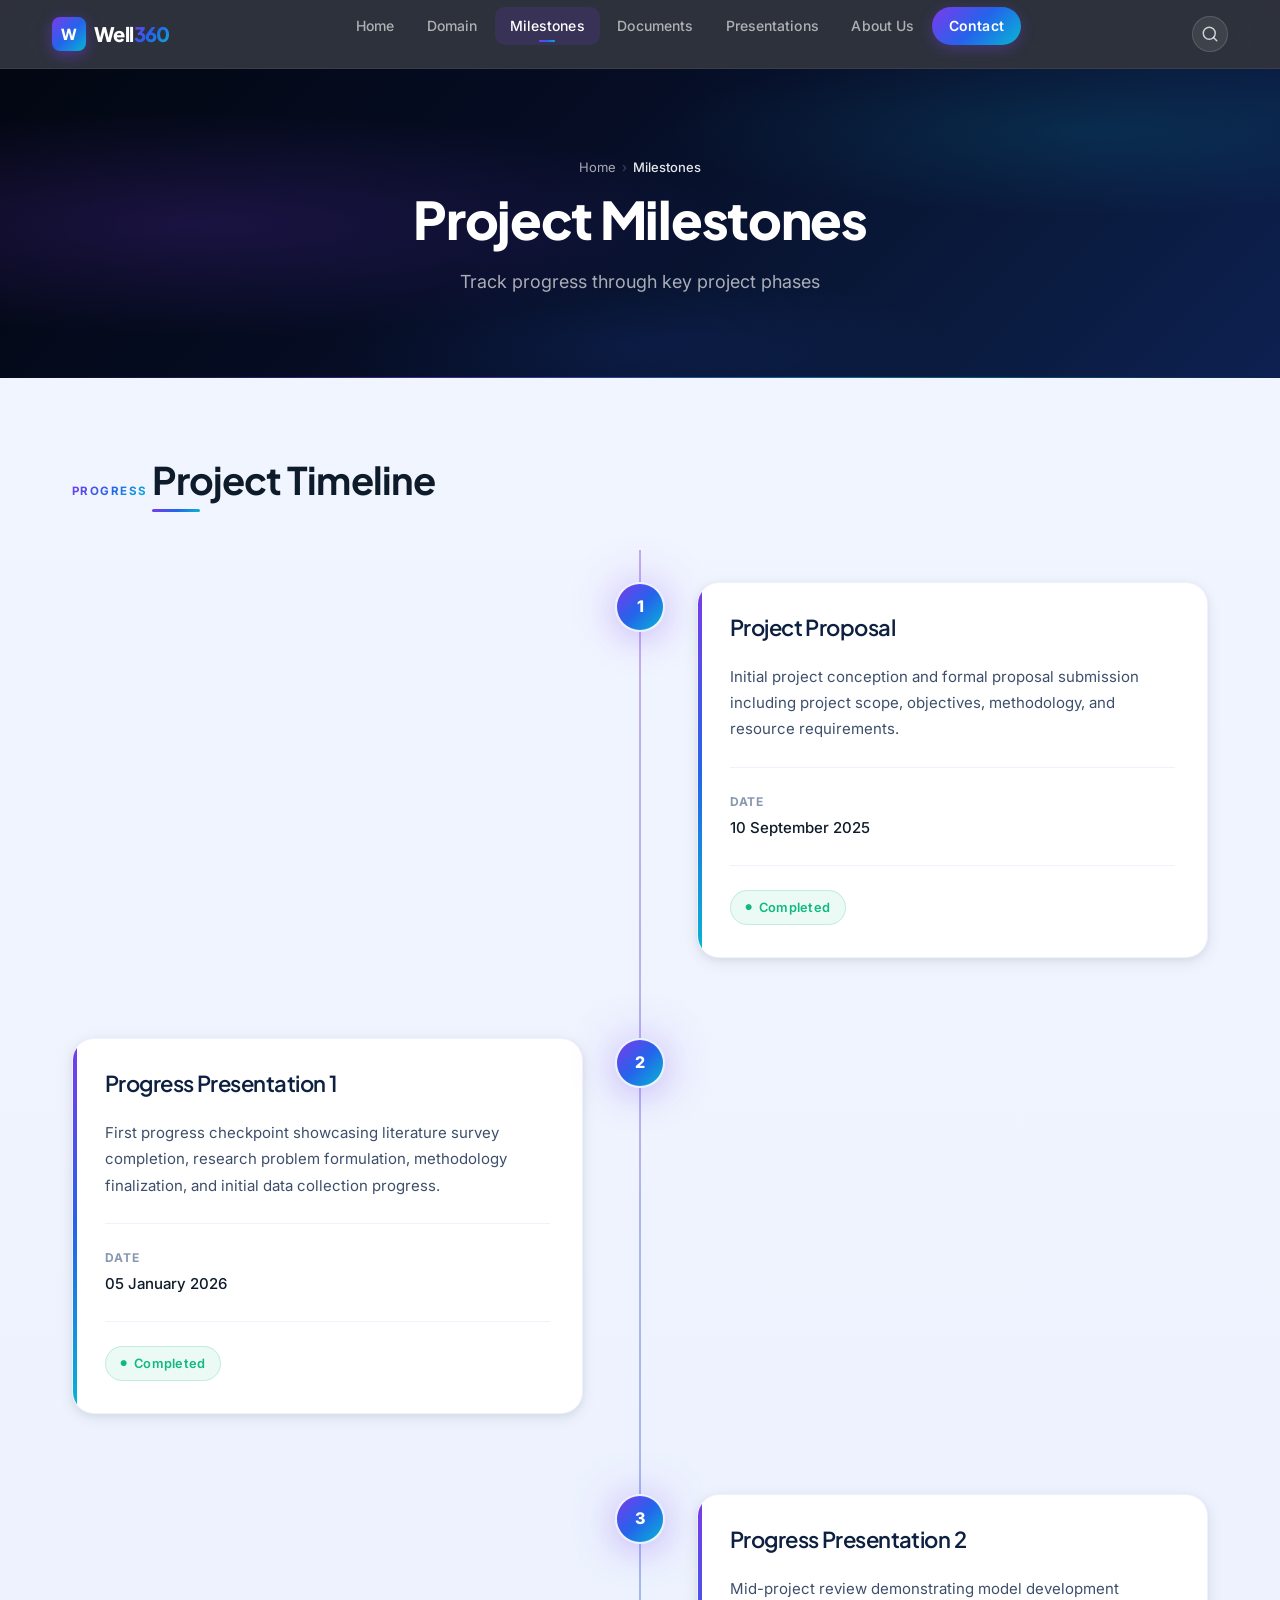
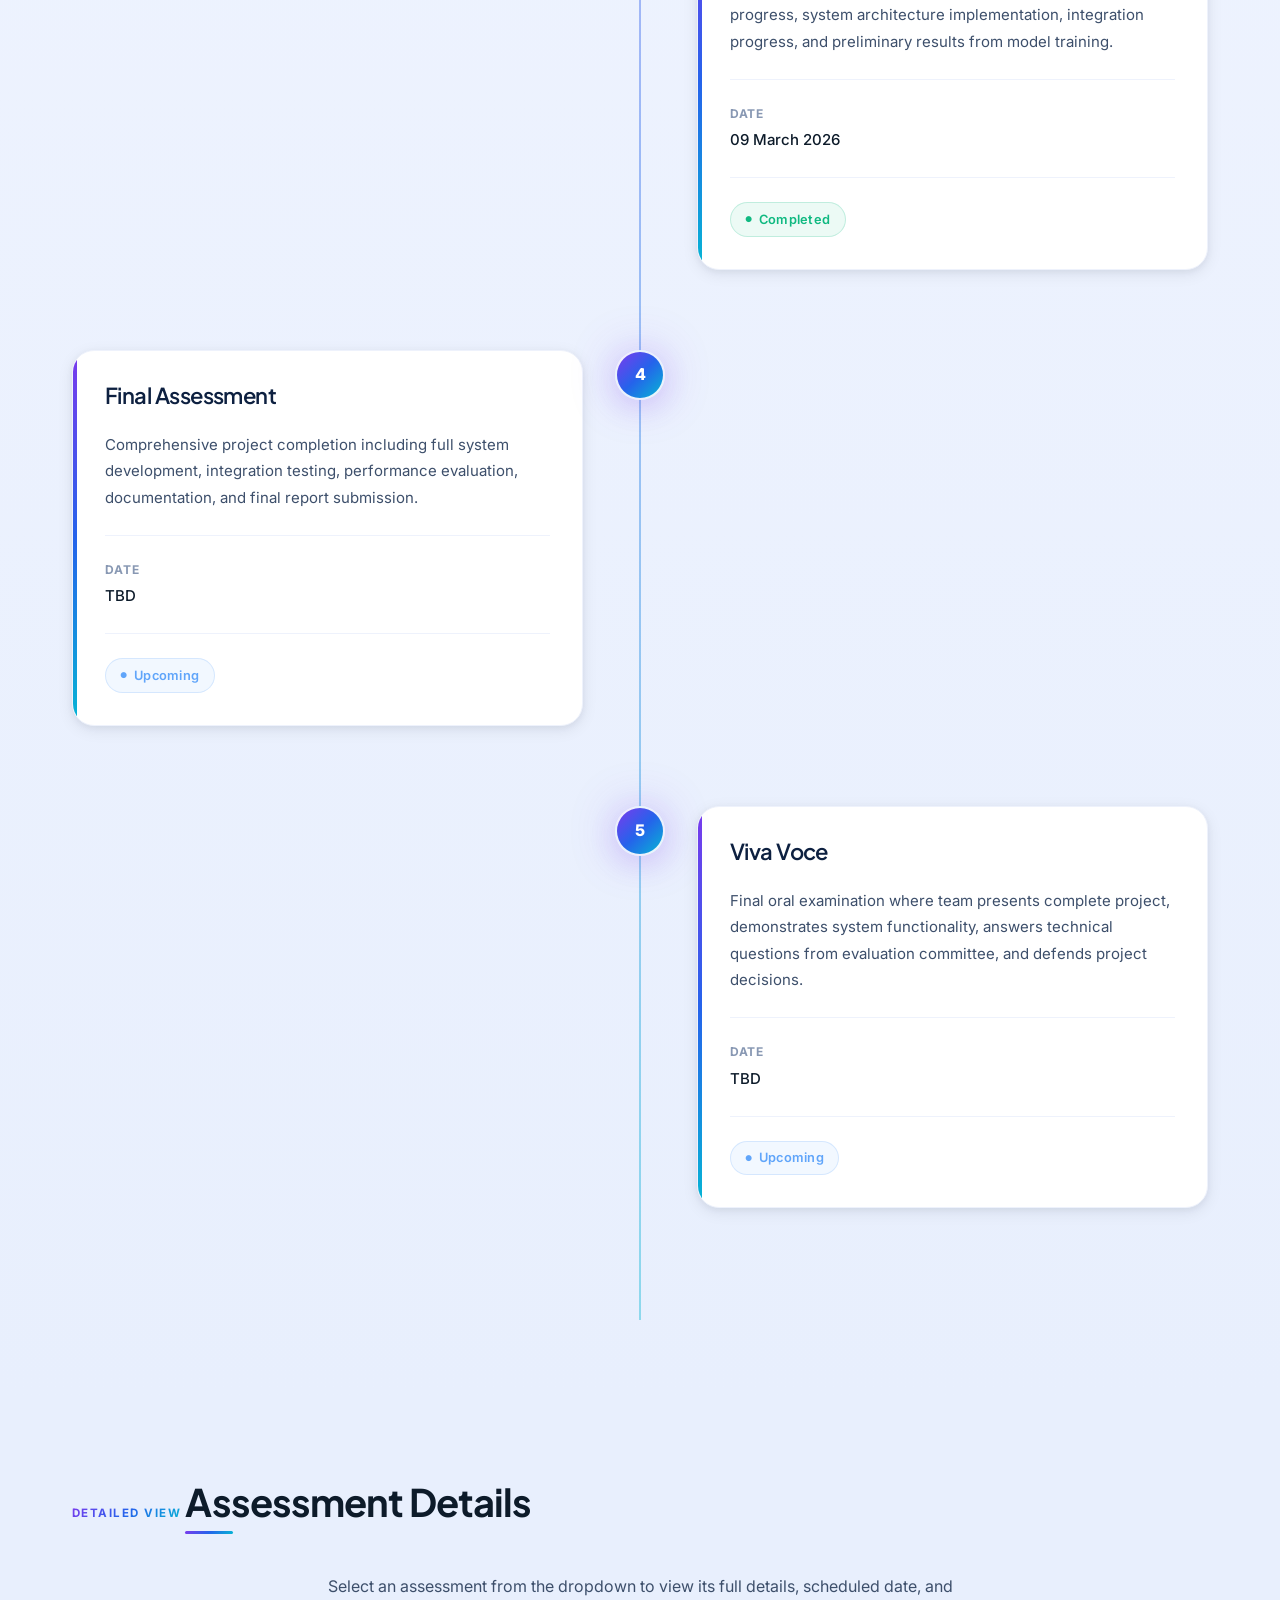
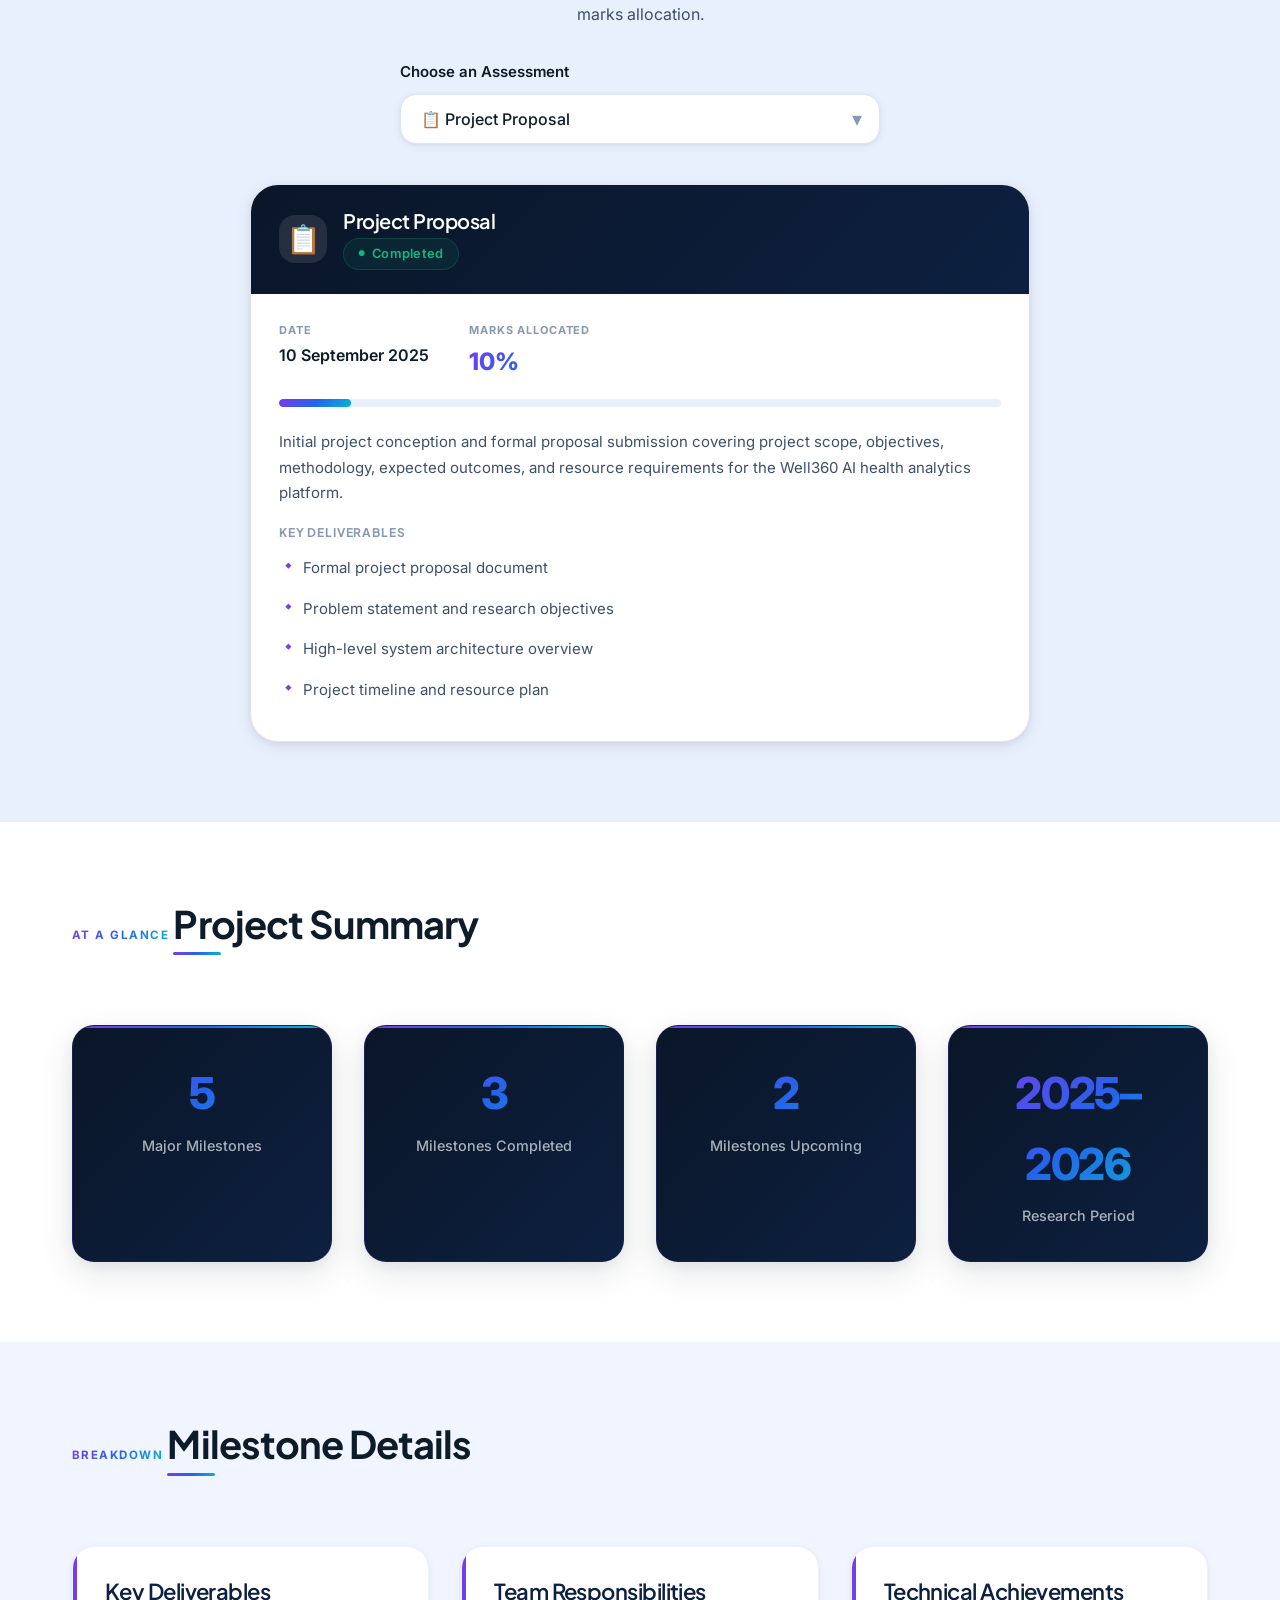
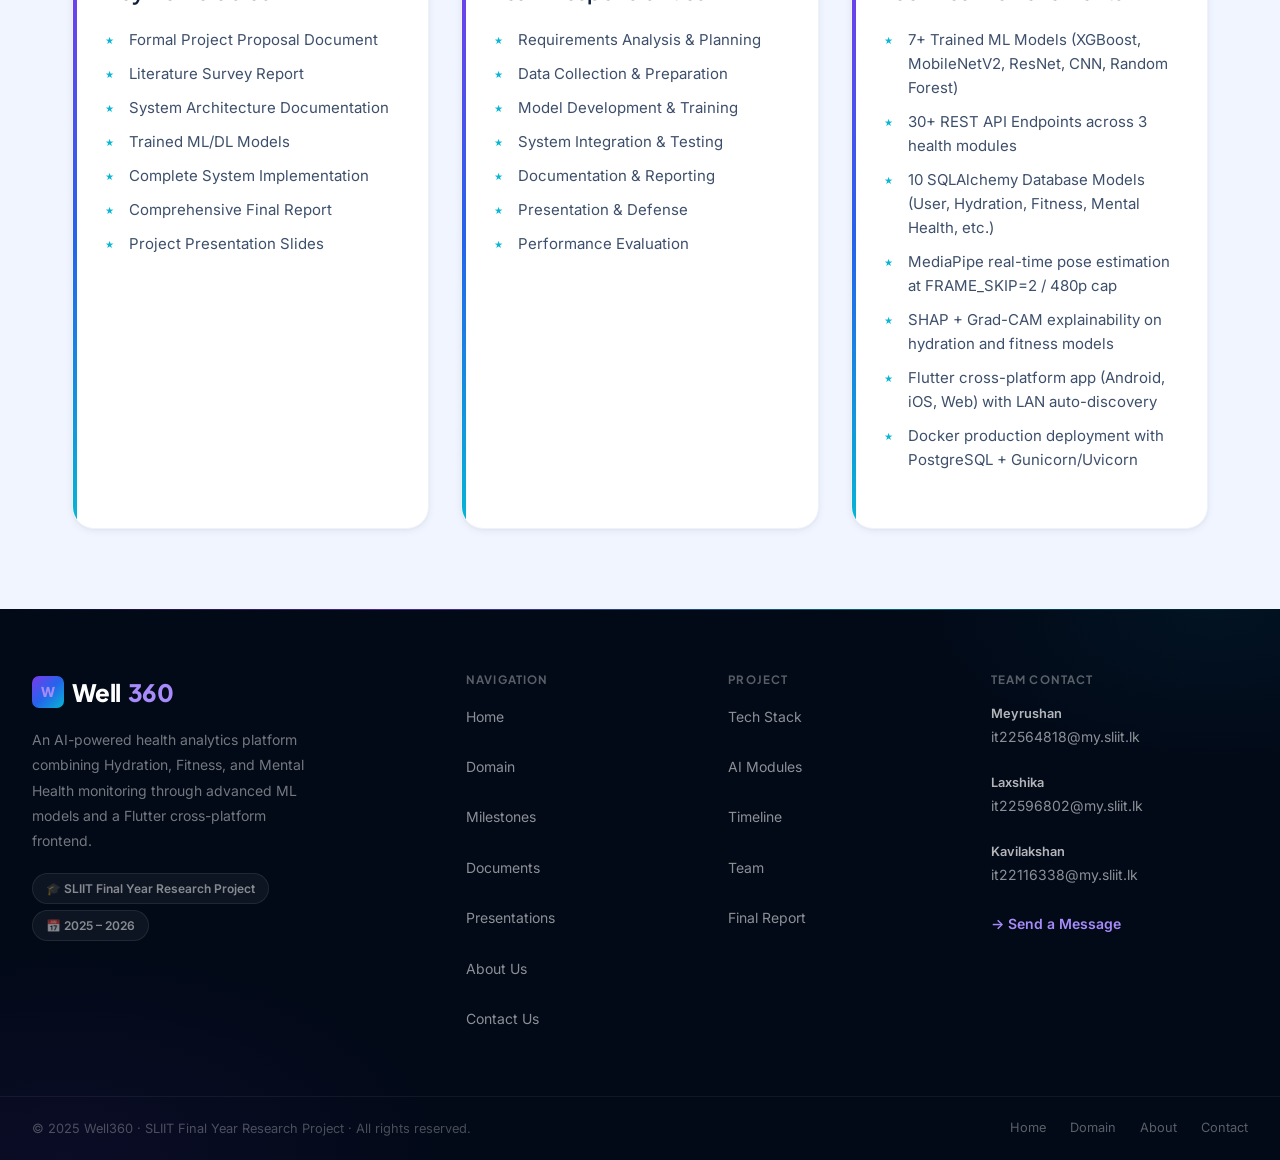
<file: milestones.html>
<!DOCTYPE html>
<html lang="en">
<head>
    <meta charset="UTF-8">
    <meta name="viewport" content="width=device-width, initial-scale=1.0">
    <title>Milestones - Well360 Health Analytics Platform</title>
    <link rel="preconnect" href="https://fonts.googleapis.com">
    <link rel="preconnect" href="https://fonts.gstatic.com" crossorigin>
    <link href="https://fonts.googleapis.com/css2?family=Inter:wght@300;400;500;600;700;800&family=Plus+Jakarta+Sans:wght@400;500;600;700;800&display=swap" rel="stylesheet">
    <link rel="stylesheet" href="style.css">
</head>
<body>
    <!-- Navigation -->
    <nav class="navbar" id="navbar">
        <div class="nav-container">
            <a href="index.html" class="logo">
                <span class="logo-mark">W</span>
                <span class="logo-text">Well<span class="logo-accent">360</span></span>
            </a>
            <ul class="nav-menu" id="navMenu">
                <li><a href="index.html" class="nav-link">Home</a></li>
                <li><a href="domain.html" class="nav-link">Domain</a></li>
                <li><a href="milestones.html" class="nav-link">Milestones</a></li>
                <li><a href="documents.html" class="nav-link">Documents</a></li>
                <li><a href="presentations.html" class="nav-link">Presentations</a></li>
                <li><a href="about.html" class="nav-link">About Us</a></li>
                <li><a href="contact.html" class="nav-link nav-cta">Contact</a></li>
            </ul>
            <button class="nav-search-btn" id="navSearchBtn" aria-label="Search site">
                <svg xmlns="http://www.w3.org/2000/svg" width="18" height="18" viewBox="0 0 24 24" fill="none" stroke="currentColor" stroke-width="2" stroke-linecap="round" stroke-linejoin="round"><circle cx="11" cy="11" r="8"/><line x1="21" y1="21" x2="16.65" y2="16.65"/></svg>
            </button>
            <button class="nav-toggle" id="navToggle" aria-label="Toggle navigation" aria-expanded="false">
                <span class="toggle-bar"></span>
                <span class="toggle-bar"></span>
                <span class="toggle-bar"></span>
            </button>
        </div>
    </nav>

    <!-- Page Header -->
    <section class="page-header">
        <div class="section-container">
            <nav class="breadcrumb" aria-label="Breadcrumb">
                <a href="index.html">Home</a>
                <span class="breadcrumb-sep">›</span>
                <span class="breadcrumb-current">Milestones</span>
            </nav>
            <h1>Project Milestones</h1>
            <p>Track progress through key project phases</p>
        </div>
    </section>

    <!-- Milestones Timeline -->
    <section class="milestones-section">
        <div class="section-container">
            <span class="section-eyebrow">Progress</span>
            <h2>Project Timeline</h2>
            <div class="timeline">
                <!-- Milestone 1: Project Proposal -->
                <div class="milestone-item">
                    <div class="milestone-marker">1</div>
                    <div class="milestone-card">
                        <h3>Project Proposal</h3>
                        <div class="milestone-details">
                            <p class="milestone-description">
                                Initial project conception and formal proposal submission including project scope,
                                objectives, methodology, and resource requirements.
                            </p>
                            <div class="milestone-info">
                                <div class="info-block">
                                    <label>Date</label>
                                    <p>10 September 2025</p>
                                </div>
                            </div>
                            <p class="milestone-status"><span class="status-badge completed">Completed</span></p>
                        </div>
                    </div>
                </div>

                <!-- Milestone 2: Progress Presentation 1 -->
                <div class="milestone-item">
                    <div class="milestone-marker">2</div>
                    <div class="milestone-card">
                        <h3>Progress Presentation 1</h3>
                        <div class="milestone-details">
                            <p class="milestone-description">
                                First progress checkpoint showcasing literature survey completion, research problem
                                formulation, methodology finalization, and initial data collection progress.
                            </p>
                            <div class="milestone-info">
                                <div class="info-block">
                                    <label>Date</label>
                                    <p>05 January 2026</p>
                                </div>
                            </div>
                            <p class="milestone-status"><span class="status-badge completed">Completed</span></p>
                        </div>
                    </div>
                </div>

                <!-- Milestone 3: Progress Presentation 2 -->
                <div class="milestone-item">
                    <div class="milestone-marker">3</div>
                    <div class="milestone-card">
                        <h3>Progress Presentation 2</h3>
                        <div class="milestone-details">
                            <p class="milestone-description">
                                Mid-project review demonstrating model development progress, system architecture
                                implementation, integration progress, and preliminary results from model training.
                            </p>
                            <div class="milestone-info">
                                <div class="info-block">
                                    <label>Date</label>
                                    <p>09 March 2026</p>
                                </div>
                            </div>
                            <p class="milestone-status"><span class="status-badge completed">Completed</span></p>
                        </div>
                    </div>
                </div>

                <!-- Milestone 4: Final Assessment -->
                <div class="milestone-item">
                    <div class="milestone-marker">4</div>
                    <div class="milestone-card">
                        <h3>Final Assessment</h3>
                        <div class="milestone-details">
                            <p class="milestone-description">
                                Comprehensive project completion including full system development, integration testing,
                                performance evaluation, documentation, and final report submission.
                            </p>
                            <div class="milestone-info">
                                <div class="info-block">
                                    <label>Date</label>
                                    <p>TBD</p>
                                </div>
                            </div>
                            <p class="milestone-status"><span class="status-badge upcoming">Upcoming</span></p>
                        </div>
                    </div>
                </div>

                <!-- Milestone 5: Viva -->
                <div class="milestone-item">
                    <div class="milestone-marker">5</div>
                    <div class="milestone-card">
                        <h3>Viva Voce</h3>
                        <div class="milestone-details">
                            <p class="milestone-description">
                                Final oral examination where team presents complete project, demonstrates system functionality,
                                answers technical questions from evaluation committee, and defends project decisions.
                            </p>
                            <div class="milestone-info">
                                <div class="info-block">
                                    <label>Date</label>
                                    <p>TBD</p>
                                </div>
                            </div>
                            <p class="milestone-status"><span class="status-badge upcoming">Upcoming</span></p>
                        </div>
                    </div>
                </div>
            </div>
        </div>
    </section>

    <!-- Assessment Dropdown Selector -->
    <section class="assessment-selector">
        <div class="section-container">
            <span class="section-eyebrow reveal">Detailed View</span>
            <h2 class="reveal">Assessment Details</h2>
            <p class="section-subtitle reveal">Select an assessment from the dropdown to view its full details, scheduled date, and marks allocation.</p>

            <div class="dropdown-selector-wrap reveal">
                <label for="assessmentDropdown" class="dropdown-label">Choose an Assessment</label>
                <div class="custom-select-wrap">
                    <select id="assessmentDropdown" class="assessment-select" onchange="showAssessment(this.value)">
                        <option value="proposal">📋  Project Proposal</option>
                        <option value="pp1">📈  Progress Presentation 1</option>
                        <option value="pp2">🚀  Progress Presentation 2</option>
                        <option value="final">🎓  Final Assessment</option>
                        <option value="viva">🏆  Viva Voce</option>
                    </select>
                    <div class="select-arrow">▾</div>
                </div>
            </div>

            <div class="assessment-cards-wrap">

                <!-- Project Proposal -->
                <div class="assessment-detail-card active" id="detail-proposal">
                    <div class="adc-header">
                        <div class="adc-icon-wrap">📋</div>
                        <div>
                            <h3>Project Proposal</h3>
                            <span class="status-badge completed">Completed</span>
                        </div>
                    </div>
                    <div class="adc-body">
                        <div class="adc-meta-row">
                            <div class="adc-meta-item">
                                <span class="adc-meta-label">Date</span>
                                <span class="adc-meta-value">10 September 2025</span>
                            </div>
                            <div class="adc-meta-item">
                                <span class="adc-meta-label">Marks Allocated</span>
                                <span class="adc-marks-value">10%</span>
                            </div>
                        </div>
                        <div class="adc-marks-track"><div class="adc-marks-fill" style="width:10%"></div></div>
                        <p class="adc-desc">Initial project conception and formal proposal submission covering project scope, objectives, methodology, expected outcomes, and resource requirements for the Well360 AI health analytics platform.</p>
                        <h4 class="adc-del-title">Key Deliverables</h4>
                        <ul class="adc-del-list">
                            <li>Formal project proposal document</li>
                            <li>Problem statement and research objectives</li>
                            <li>High-level system architecture overview</li>
                            <li>Project timeline and resource plan</li>
                        </ul>
                    </div>
                </div>

                <!-- Progress Presentation 1 -->
                <div class="assessment-detail-card" id="detail-pp1">
                    <div class="adc-header">
                        <div class="adc-icon-wrap">📈</div>
                        <div>
                            <h3>Progress Presentation 1</h3>
                            <span class="status-badge completed">Completed</span>
                        </div>
                    </div>
                    <div class="adc-body">
                        <div class="adc-meta-row">
                            <div class="adc-meta-item">
                                <span class="adc-meta-label">Date</span>
                                <span class="adc-meta-value">05 January 2026</span>
                            </div>
                            <div class="adc-meta-item">
                                <span class="adc-meta-label">Marks Allocated</span>
                                <span class="adc-marks-value">15%</span>
                            </div>
                        </div>
                        <div class="adc-marks-track"><div class="adc-marks-fill" style="width:15%"></div></div>
                        <p class="adc-desc">First progress checkpoint covering literature survey completion, research gap analysis, refined research problem and objectives, finalized methodology, and initial data collection and preprocessing progress.</p>
                        <h4 class="adc-del-title">Key Deliverables</h4>
                        <ul class="adc-del-list">
                            <li>Completed literature survey report</li>
                            <li>Research gap analysis and problem refinement</li>
                            <li>Finalized methodology documentation</li>
                            <li>Initial data collection progress report</li>
                        </ul>
                    </div>
                </div>

                <!-- Progress Presentation 2 -->
                <div class="assessment-detail-card" id="detail-pp2">
                    <div class="adc-header">
                        <div class="adc-icon-wrap">🚀</div>
                        <div>
                            <h3>Progress Presentation 2</h3>
                            <span class="status-badge completed">Completed</span>
                        </div>
                    </div>
                    <div class="adc-body">
                        <div class="adc-meta-row">
                            <div class="adc-meta-item">
                                <span class="adc-meta-label">Date</span>
                                <span class="adc-meta-value">09 March 2026</span>
                            </div>
                            <div class="adc-meta-item">
                                <span class="adc-meta-label">Marks Allocated</span>
                                <span class="adc-marks-value">20%</span>
                            </div>
                        </div>
                        <div class="adc-marks-track"><div class="adc-marks-fill" style="width:20%"></div></div>
                        <p class="adc-desc">Mid-project review demonstrating trained ML/DL models, system integration progress, preliminary performance results, and working FastAPI backend across all three Well360 modules: Hydration, Fitness, and Mental Health.</p>
                        <h4 class="adc-del-title">Key Deliverables</h4>
                        <ul class="adc-del-list">
                            <li>Trained ML models — XGBoost, MobileNetV2, ResNet</li>
                            <li>Integrated FastAPI backend with working endpoints</li>
                            <li>Flutter frontend prototype screens</li>
                            <li>Preliminary performance metrics and evaluation</li>
                        </ul>
                    </div>
                </div>

                <!-- Final Assessment -->
                <div class="assessment-detail-card" id="detail-final">
                    <div class="adc-header">
                        <div class="adc-icon-wrap">🎓</div>
                        <div>
                            <h3>Final Assessment</h3>
                            <span class="status-badge upcoming">Upcoming</span>
                        </div>
                    </div>
                    <div class="adc-body">
                        <div class="adc-meta-row">
                            <div class="adc-meta-item">
                                <span class="adc-meta-label">Date</span>
                                <span class="adc-meta-value">TBD</span>
                            </div>
                            <div class="adc-meta-item">
                                <span class="adc-meta-label">Marks Allocated</span>
                                <span class="adc-marks-value">40%</span>
                            </div>
                        </div>
                        <div class="adc-marks-track"><div class="adc-marks-fill" style="width:40%"></div></div>
                        <p class="adc-desc">Comprehensive project completion assessment covering full system demonstration, final report submission, performance evaluation across all AI modules, integration testing results, and complete technical documentation.</p>
                        <h4 class="adc-del-title">Key Deliverables</h4>
                        <ul class="adc-del-list">
                            <li>Complete final project report</li>
                            <li>Full system demonstration — all 3 AI modules</li>
                            <li>Performance evaluation and test results</li>
                            <li>Docker production deployment</li>
                            <li>All technical documentation</li>
                        </ul>
                    </div>
                </div>

                <!-- Viva Voce -->
                <div class="assessment-detail-card" id="detail-viva">
                    <div class="adc-header">
                        <div class="adc-icon-wrap">🏆</div>
                        <div>
                            <h3>Viva Voce</h3>
                            <span class="status-badge upcoming">Upcoming</span>
                        </div>
                    </div>
                    <div class="adc-body">
                        <div class="adc-meta-row">
                            <div class="adc-meta-item">
                                <span class="adc-meta-label">Date</span>
                                <span class="adc-meta-value">TBD</span>
                            </div>
                            <div class="adc-meta-item">
                                <span class="adc-meta-label">Marks Allocated</span>
                                <span class="adc-marks-value">15%</span>
                            </div>
                        </div>
                        <div class="adc-marks-track"><div class="adc-marks-fill" style="width:15%"></div></div>
                        <p class="adc-desc">Oral examination and defense of the complete Well360 project before the evaluation committee. Each team member demonstrates system functionality, explains technical decisions, and defends individual research contributions.</p>
                        <h4 class="adc-del-title">Key Deliverables</h4>
                        <ul class="adc-del-list">
                            <li>Live system demonstration to the committee</li>
                            <li>Technical Q&amp;A on ML models and architecture</li>
                            <li>Individual contribution defense</li>
                            <li>Future work and limitations discussion</li>
                        </ul>
                    </div>
                </div>

            </div>
        </div>
    </section>

    <!-- Summary Statistics -->
    <section class="milestones-summary">
        <div class="section-container">
            <span class="section-eyebrow">At a Glance</span>
            <h2>Project Summary</h2>
            <div class="summary-grid">
                <div class="summary-card">
                    <div class="summary-number">5</div>
                    <p>Major Milestones</p>
                </div>
                <div class="summary-card">
                    <div class="summary-number">3</div>
                    <p>Milestones Completed</p>
                </div>
                <div class="summary-card">
                    <div class="summary-number">2</div>
                    <p>Milestones Upcoming</p>
                </div>
                <div class="summary-card">
                    <div class="summary-number">2025–2026</div>
                    <p>Research Period</p>
                </div>
            </div>
        </div>
    </section>

    <!-- Milestones Details Section -->
    <section class="milestones-details">
        <div class="section-container">
            <span class="section-eyebrow">Breakdown</span>
            <h2>Milestone Details</h2>
            <div class="details-grid">
                <div class="detail-block">
                    <h3>Key Deliverables</h3>
                    <ul>
                        <li>Formal Project Proposal Document</li>
                        <li>Literature Survey Report</li>
                        <li>System Architecture Documentation</li>
                        <li>Trained ML/DL Models</li>
                        <li>Complete System Implementation</li>
                        <li>Comprehensive Final Report</li>
                        <li>Project Presentation Slides</li>
                    </ul>
                </div>
                <div class="detail-block">
                    <h3>Team Responsibilities</h3>
                    <ul>
                        <li>Requirements Analysis & Planning</li>
                        <li>Data Collection & Preparation</li>
                        <li>Model Development & Training</li>
                        <li>System Integration & Testing</li>
                        <li>Documentation & Reporting</li>
                        <li>Presentation & Defense</li>
                        <li>Performance Evaluation</li>
                    </ul>
                </div>
                <div class="detail-block">
                    <h3>Technical Achievements</h3>
                    <ul>
                        <li>7+ Trained ML Models (XGBoost, MobileNetV2, ResNet, CNN, Random Forest)</li>
                        <li>30+ REST API Endpoints across 3 health modules</li>
                        <li>10 SQLAlchemy Database Models (User, Hydration, Fitness, Mental Health, etc.)</li>
                        <li>MediaPipe real-time pose estimation at FRAME_SKIP=2 / 480p cap</li>
                        <li>SHAP + Grad-CAM explainability on hydration and fitness models</li>
                        <li>Flutter cross-platform app (Android, iOS, Web) with LAN auto-discovery</li>
                        <li>Docker production deployment with PostgreSQL + Gunicorn/Uvicorn</li>
                    </ul>
                </div>
            </div>
        </div>
    </section>

    <!-- Footer -->
    <footer class="footer">
        <div class="footer-main">
            <div class="footer-grid">
                <div class="footer-brand">
                    <a href="index.html" class="footer-logo"><span class="footer-logo-mark">W</span>Well<span>360</span></a>
                    <p>An AI-powered health analytics platform combining Hydration, Fitness, and Mental Health monitoring through advanced ML models and a Flutter cross-platform frontend.</p>
                    <span class="footer-badge">🎓 SLIIT Final Year Research Project</span>
                    <span class="footer-badge">📅 2025 – 2026</span>
                </div>
                <div class="footer-col">
                    <h4>Navigation</h4>
                    <ul>
                        <li><a href="index.html">Home</a></li>
                        <li><a href="domain.html">Domain</a></li>
                        <li><a href="milestones.html">Milestones</a></li>
                        <li><a href="documents.html">Documents</a></li>
                        <li><a href="presentations.html">Presentations</a></li>
                        <li><a href="about.html">About Us</a></li>
                        <li><a href="contact.html">Contact Us</a></li>
                    </ul>
                </div>
                <div class="footer-col">
                    <h4>Project</h4>
                    <ul>
                        <li><a href="domain.html">Tech Stack</a></li>
                        <li><a href="domain.html">AI Modules</a></li>
                        <li><a href="milestones.html">Timeline</a></li>
                        <li><a href="about.html">Team</a></li>
                        <li><a href="documents.html">Final Report</a></li>
                    </ul>
                </div>
                <div class="footer-col">
                    <h4>Team Contact</h4>
                    <ul>
                        <li><div class="footer-email"><strong>Meyrushan</strong><a href="mailto:it22564818@my.sliit.lk">it22564818@my.sliit.lk</a></div></li>
                        <li><div class="footer-email"><strong>Laxshika</strong><a href="mailto:it22596802@my.sliit.lk">it22596802@my.sliit.lk</a></div></li>
                        <li><div class="footer-email"><strong>Kavilakshan</strong><a href="mailto:it22116338@my.sliit.lk">it22116338@my.sliit.lk</a></div></li>
                        <li><a href="contact.html" style="color:var(--violet-light);font-weight:600;">→ Send a Message</a></li>
                    </ul>
                </div>
            </div>
        </div>
        <div class="footer-bottom">
            <div class="footer-bottom-inner">
                <p>&copy; 2025 Well360 · SLIIT Final Year Research Project · All rights reserved.</p>
                <div class="footer-bottom-links">
                    <a href="index.html">Home</a>
                    <a href="domain.html">Domain</a>
                    <a href="about.html">About</a>
                    <a href="contact.html">Contact</a>
                </div>
            </div>
        </div>
    </footer>

    <button class="back-to-top" id="backToTop" aria-label="Back to top">↑</button>
    <!-- ── Search Overlay ── -->
    <div class="search-overlay" id="searchOverlay" aria-hidden="true">
        <div class="search-overlay-backdrop" id="searchBackdrop"></div>
        <div class="search-overlay-box">
            <div class="search-overlay-header">
                <svg xmlns="http://www.w3.org/2000/svg" width="20" height="20" viewBox="0 0 24 24" fill="none" stroke="currentColor" stroke-width="2" stroke-linecap="round" stroke-linejoin="round"><circle cx="11" cy="11" r="8"/><line x1="21" y1="21" x2="16.65" y2="16.65"/></svg>
                <input type="text" id="searchInput" class="search-input" placeholder="Search Well360..." autocomplete="off" spellcheck="false">
                <button class="search-close-btn" id="searchClose" aria-label="Close search">✕</button>
            </div>
            <div class="search-results" id="searchResults">
                <p class="search-hint">Try: "hydration", "milestones", "contact", "team", "documents"</p>
            </div>
            <div class="search-shortcut-hint">Press <kbd>Esc</kbd> to close · <kbd>Ctrl K</kbd> to open</div>
        </div>
    </div>
    <script src="main.js"></script>
</body>
</html>
</file>
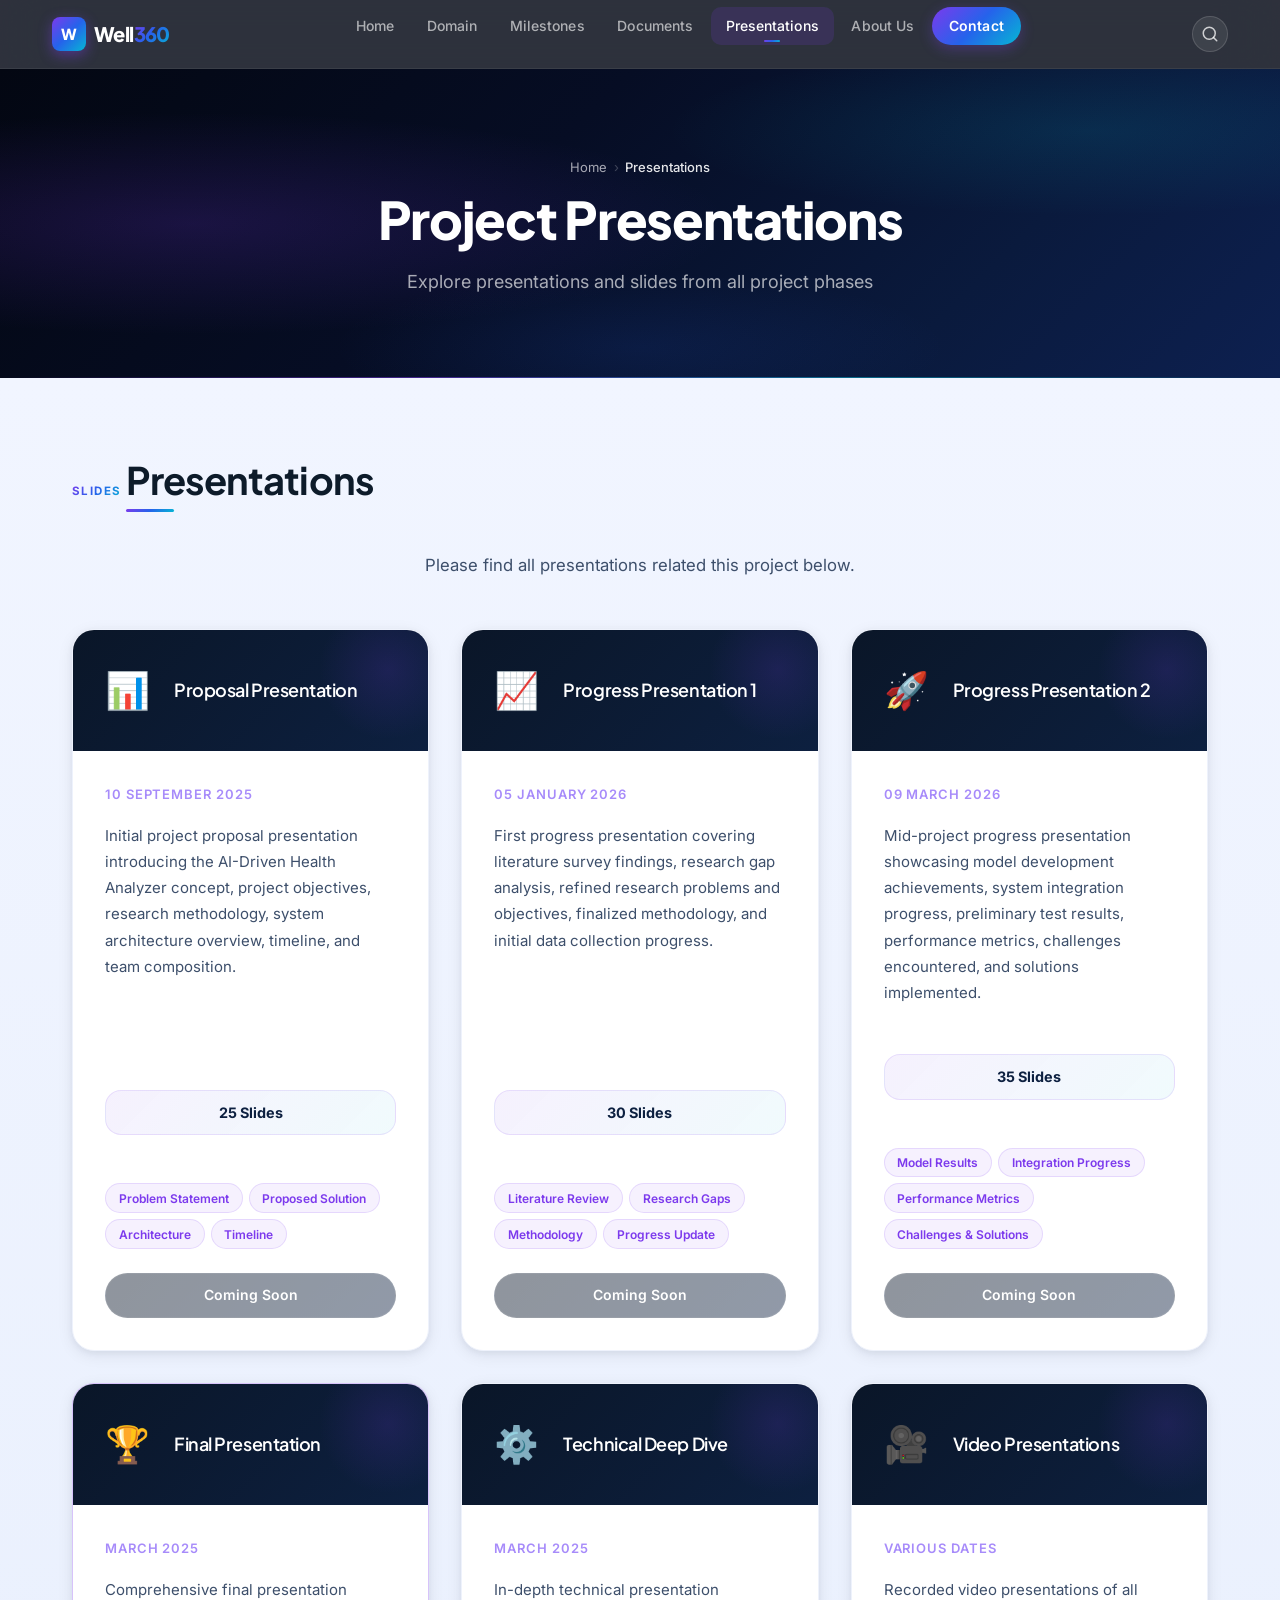
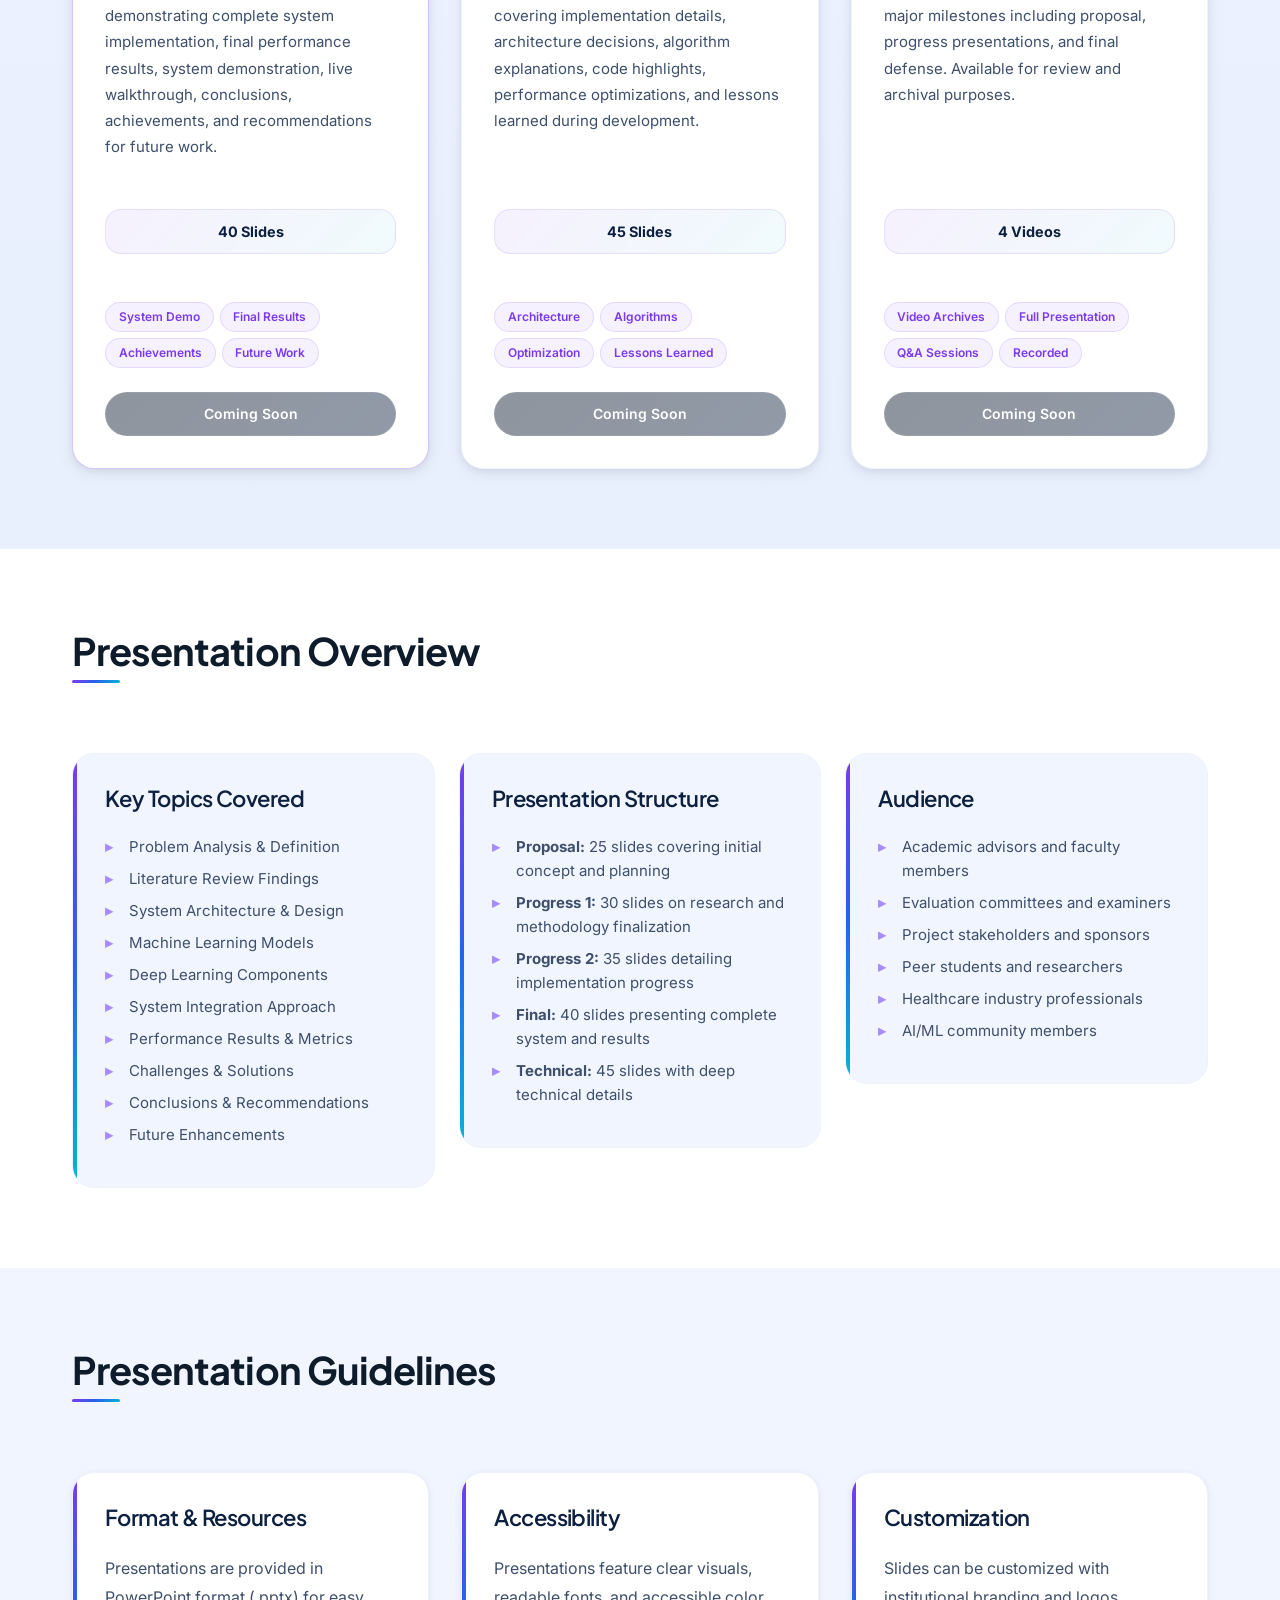
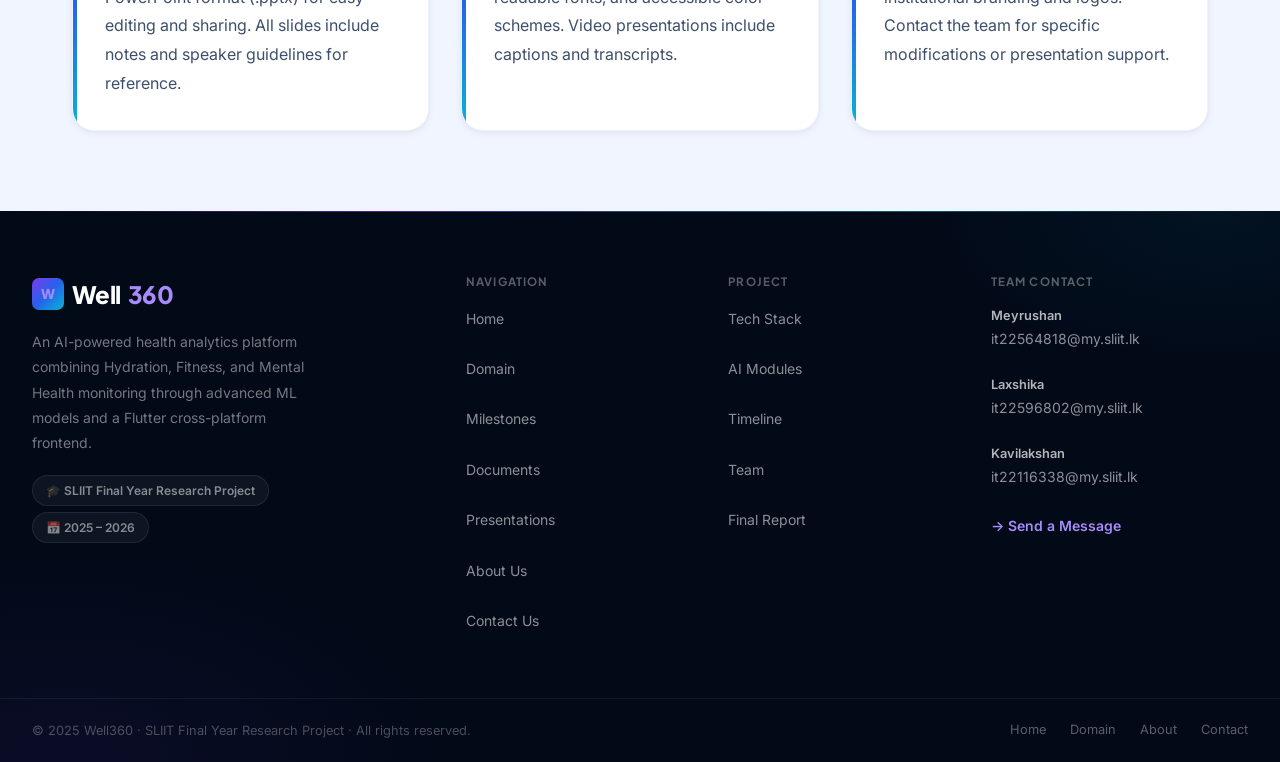
<file: presentations.html>
<!DOCTYPE html>
<html lang="en">
<head>
    <meta charset="UTF-8">
    <meta name="viewport" content="width=device-width, initial-scale=1.0">
    <title>Presentations - Well360 Health Analytics Platform</title>
    <link rel="preconnect" href="https://fonts.googleapis.com">
    <link rel="preconnect" href="https://fonts.gstatic.com" crossorigin>
    <link href="https://fonts.googleapis.com/css2?family=Inter:wght@300;400;500;600;700;800&family=Plus+Jakarta+Sans:wght@400;500;600;700;800&display=swap" rel="stylesheet">
    <link rel="stylesheet" href="style.css">
</head>
<body>
    <!-- Navigation -->
    <nav class="navbar" id="navbar">
        <div class="nav-container">
            <a href="index.html" class="logo">
                <span class="logo-mark">W</span>
                <span class="logo-text">Well<span class="logo-accent">360</span></span>
            </a>
            <ul class="nav-menu" id="navMenu">
                <li><a href="index.html" class="nav-link">Home</a></li>
                <li><a href="domain.html" class="nav-link">Domain</a></li>
                <li><a href="milestones.html" class="nav-link">Milestones</a></li>
                <li><a href="documents.html" class="nav-link">Documents</a></li>
                <li><a href="presentations.html" class="nav-link">Presentations</a></li>
                <li><a href="about.html" class="nav-link">About Us</a></li>
                <li><a href="contact.html" class="nav-link nav-cta">Contact</a></li>
            </ul>
            <button class="nav-search-btn" id="navSearchBtn" aria-label="Search site">
                <svg xmlns="http://www.w3.org/2000/svg" width="18" height="18" viewBox="0 0 24 24" fill="none" stroke="currentColor" stroke-width="2" stroke-linecap="round" stroke-linejoin="round"><circle cx="11" cy="11" r="8"/><line x1="21" y1="21" x2="16.65" y2="16.65"/></svg>
            </button>
            <button class="nav-toggle" id="navToggle" aria-label="Toggle navigation" aria-expanded="false">
                <span class="toggle-bar"></span>
                <span class="toggle-bar"></span>
                <span class="toggle-bar"></span>
            </button>
        </div>
    </nav>

    <!-- Page Header -->
    <section class="page-header">
        <div class="section-container">
            <nav class="breadcrumb" aria-label="Breadcrumb">
                <a href="index.html">Home</a>
                <span class="breadcrumb-sep">›</span>
                <span class="breadcrumb-current">Presentations</span>
            </nav>
            <h1>Project Presentations</h1>
            <p>Explore presentations and slides from all project phases</p>
        </div>
    </section>

    <!-- Presentations Section -->
    <section class="presentations-section">
        <div class="section-container">
            <span class="section-eyebrow">Slides</span>
            <h2>Presentations</h2>
            <p class="components-intro">Please find all presentations related this project below.</p>
            <div class="presentations-grid">
                <!-- Proposal Slides -->
                <div class="presentation-card">
                    <div class="presentation-header">
                        <div class="presentation-icon">📊</div>
                        <h3>Proposal Presentation</h3>
                    </div>
                    <div class="presentation-content">
                        <p class="presentation-date">10 September 2025</p>
                        <p class="presentation-description">
                            Initial project proposal presentation introducing the AI-Driven Health Analyzer 
                            concept, project objectives, research methodology, system architecture overview, 
                            timeline, and team composition.
                        </p>
                        <div class="slide-count">
                            <strong>25 Slides</strong>
                        </div>
                        <div class="presentation-topics">
                            <span class="topic-tag">Problem Statement</span>
                            <span class="topic-tag">Proposed Solution</span>
                            <span class="topic-tag">Architecture</span>
                            <span class="topic-tag">Timeline</span>
                        </div>
                        <span class="pres-btn pres-btn-disabled" aria-disabled="true">Coming Soon</span>
                    </div>
                </div>

                <!-- Progress Presentation 1 -->
                <div class="presentation-card">
                    <div class="presentation-header">
                        <div class="presentation-icon">📈</div>
                        <h3>Progress Presentation 1</h3>
                    </div>
                    <div class="presentation-content">
                        <p class="presentation-date">05 January 2026</p>
                        <p class="presentation-description">
                            First progress presentation covering literature survey findings, research gap 
                            analysis, refined research problems and objectives, finalized methodology, 
                            and initial data collection progress.
                        </p>
                        <div class="slide-count">
                            <strong>30 Slides</strong>
                        </div>
                        <div class="presentation-topics">
                            <span class="topic-tag">Literature Review</span>
                            <span class="topic-tag">Research Gaps</span>
                            <span class="topic-tag">Methodology</span>
                            <span class="topic-tag">Progress Update</span>
                        </div>
                        <span class="pres-btn pres-btn-disabled" aria-disabled="true">Coming Soon</span>
                    </div>
                </div>

                <!-- Progress Presentation 2 -->
                <div class="presentation-card">
                    <div class="presentation-header">
                        <div class="presentation-icon">🚀</div>
                        <h3>Progress Presentation 2</h3>
                    </div>
                    <div class="presentation-content">
                        <p class="presentation-date">09 March 2026</p>
                        <p class="presentation-description">
                            Mid-project progress presentation showcasing model development achievements, 
                            system integration progress, preliminary test results, performance metrics, 
                            challenges encountered, and solutions implemented.
                        </p>
                        <div class="slide-count">
                            <strong>35 Slides</strong>
                        </div>
                        <div class="presentation-topics">
                            <span class="topic-tag">Model Results</span>
                            <span class="topic-tag">Integration Progress</span>
                            <span class="topic-tag">Performance Metrics</span>
                            <span class="topic-tag">Challenges & Solutions</span>
                        </div>
                        <span class="pres-btn pres-btn-disabled" aria-disabled="true">Coming Soon</span>
                    </div>
                </div>

                <!-- Final Presentation -->
                <div class="presentation-card featured">
                    <div class="presentation-header">
                        <div class="presentation-icon">🏆</div>
                        <h3>Final Presentation</h3>
                    </div>
                    <div class="presentation-content">
                        <p class="presentation-date">March 2025</p>
                        <p class="presentation-description">
                            Comprehensive final presentation demonstrating complete system implementation, 
                            final performance results, system demonstration, live walkthrough, conclusions, 
                            achievements, and recommendations for future work.
                        </p>
                        <div class="slide-count">
                            <strong>40 Slides</strong>
                        </div>
                        <div class="presentation-topics">
                            <span class="topic-tag">System Demo</span>
                            <span class="topic-tag">Final Results</span>
                            <span class="topic-tag">Achievements</span>
                            <span class="topic-tag">Future Work</span>
                        </div>
                        <span class="pres-btn pres-btn-disabled" aria-disabled="true">Coming Soon</span>
                    </div>
                </div>

                <!-- Technical Deep Dive -->
                <div class="presentation-card">
                    <div class="presentation-header">
                        <div class="presentation-icon">⚙️</div>
                        <h3>Technical Deep Dive</h3>
                    </div>
                    <div class="presentation-content">
                        <p class="presentation-date">March 2025</p>
                        <p class="presentation-description">
                            In-depth technical presentation covering implementation details, architecture 
                            decisions, algorithm explanations, code highlights, performance optimizations, 
                            and lessons learned during development.
                        </p>
                        <div class="slide-count">
                            <strong>45 Slides</strong>
                        </div>
                        <div class="presentation-topics">
                            <span class="topic-tag">Architecture</span>
                            <span class="topic-tag">Algorithms</span>
                            <span class="topic-tag">Optimization</span>
                            <span class="topic-tag">Lessons Learned</span>
                        </div>
                        <span class="pres-btn pres-btn-disabled" aria-disabled="true">Coming Soon</span>
                    </div>
                </div>

                <!-- Video Recording Link -->
                <div class="presentation-card">
                    <div class="presentation-header">
                        <div class="presentation-icon">🎥</div>
                        <h3>Video Presentations</h3>
                    </div>
                    <div class="presentation-content">
                        <p class="presentation-date">Various Dates</p>
                        <p class="presentation-description">
                            Recorded video presentations of all major milestones including proposal, 
                            progress presentations, and final defense. Available for review and archival 
                            purposes.
                        </p>
                        <div class="slide-count">
                            <strong>4 Videos</strong>
                        </div>
                        <div class="presentation-topics">
                            <span class="topic-tag">Video Archives</span>
                            <span class="topic-tag">Full Presentation</span>
                            <span class="topic-tag">Q&A Sessions</span>
                            <span class="topic-tag">Recorded</span>
                        </div>
                        <span class="pres-btn pres-btn-disabled" aria-disabled="true">Coming Soon</span>
                    </div>
                </div>
            </div>
        </div>
    </section>

    <!-- Presentation Overview -->
    <section class="presentation-overview">
        <div class="section-container">
            <h2>Presentation Overview</h2>
            <div class="overview-content">
                <div class="overview-block">
                    <h3>Key Topics Covered</h3>
                    <ul>
                        <li>Problem Analysis & Definition</li>
                        <li>Literature Review Findings</li>
                        <li>System Architecture & Design</li>
                        <li>Machine Learning Models</li>
                        <li>Deep Learning Components</li>
                        <li>System Integration Approach</li>
                        <li>Performance Results & Metrics</li>
                        <li>Challenges & Solutions</li>
                        <li>Conclusions & Recommendations</li>
                        <li>Future Enhancements</li>
                    </ul>
                </div>
                <div class="overview-block">
                    <h3>Presentation Structure</h3>
                    <ul>
                        <li><strong>Proposal:</strong> 25 slides covering initial concept and planning</li>
                        <li><strong>Progress 1:</strong> 30 slides on research and methodology finalization</li>
                        <li><strong>Progress 2:</strong> 35 slides detailing implementation progress</li>
                        <li><strong>Final:</strong> 40 slides presenting complete system and results</li>
                        <li><strong>Technical:</strong> 45 slides with deep technical details</li>
                    </ul>
                </div>
                <div class="overview-block">
                    <h3>Audience</h3>
                    <ul>
                        <li>Academic advisors and faculty members</li>
                        <li>Evaluation committees and examiners</li>
                        <li>Project stakeholders and sponsors</li>
                        <li>Peer students and researchers</li>
                        <li>Healthcare industry professionals</li>
                        <li>AI/ML community members</li>
                    </ul>
                </div>
            </div>
        </div>
    </section>

    <!-- Presentation Guidelines -->
    <section class="presentation-guidelines">
        <div class="section-container">
            <h2>Presentation Guidelines</h2>
            <div class="guidelines-grid">
                <div class="guideline-card">
                    <h3>Format & Resources</h3>
                    <p>
                        Presentations are provided in PowerPoint format (.pptx) for easy editing and 
                        sharing. All slides include notes and speaker guidelines for reference.
                    </p>
                </div>
                <div class="guideline-card">
                    <h3>Accessibility</h3>
                    <p>
                        Presentations feature clear visuals, readable fonts, and accessible color schemes. 
                        Video presentations include captions and transcripts.
                    </p>
                </div>
                <div class="guideline-card">
                    <h3>Customization</h3>
                    <p>
                        Slides can be customized with institutional branding and logos. Contact the team 
                        for specific modifications or presentation support.
                    </p>
                </div>
            </div>
        </div>
    </section>

    <!-- Footer -->
    <footer class="footer">
        <div class="footer-main">
            <div class="footer-grid">
                <div class="footer-brand">
                    <a href="index.html" class="footer-logo"><span class="footer-logo-mark">W</span>Well<span>360</span></a>
                    <p>An AI-powered health analytics platform combining Hydration, Fitness, and Mental Health monitoring through advanced ML models and a Flutter cross-platform frontend.</p>
                    <span class="footer-badge">🎓 SLIIT Final Year Research Project</span>
                    <span class="footer-badge">📅 2025 – 2026</span>
                </div>
                <div class="footer-col">
                    <h4>Navigation</h4>
                    <ul>
                        <li><a href="index.html">Home</a></li>
                        <li><a href="domain.html">Domain</a></li>
                        <li><a href="milestones.html">Milestones</a></li>
                        <li><a href="documents.html">Documents</a></li>
                        <li><a href="presentations.html">Presentations</a></li>
                        <li><a href="about.html">About Us</a></li>
                        <li><a href="contact.html">Contact Us</a></li>
                    </ul>
                </div>
                <div class="footer-col">
                    <h4>Project</h4>
                    <ul>
                        <li><a href="domain.html">Tech Stack</a></li>
                        <li><a href="domain.html">AI Modules</a></li>
                        <li><a href="milestones.html">Timeline</a></li>
                        <li><a href="about.html">Team</a></li>
                        <li><a href="documents.html">Final Report</a></li>
                    </ul>
                </div>
                <div class="footer-col">
                    <h4>Team Contact</h4>
                    <ul>
                        <li><div class="footer-email"><strong>Meyrushan</strong><a href="mailto:it22564818@my.sliit.lk">it22564818@my.sliit.lk</a></div></li>
                        <li><div class="footer-email"><strong>Laxshika</strong><a href="mailto:it22596802@my.sliit.lk">it22596802@my.sliit.lk</a></div></li>
                        <li><div class="footer-email"><strong>Kavilakshan</strong><a href="mailto:it22116338@my.sliit.lk">it22116338@my.sliit.lk</a></div></li>
                        <li><a href="contact.html" style="color:var(--violet-light);font-weight:600;">→ Send a Message</a></li>
                    </ul>
                </div>
            </div>
        </div>
        <div class="footer-bottom">
            <div class="footer-bottom-inner">
                <p>&copy; 2025 Well360 · SLIIT Final Year Research Project · All rights reserved.</p>
                <div class="footer-bottom-links">
                    <a href="index.html">Home</a>
                    <a href="domain.html">Domain</a>
                    <a href="about.html">About</a>
                    <a href="contact.html">Contact</a>
                </div>
            </div>
        </div>
    </footer>

    <button class="back-to-top" id="backToTop" aria-label="Back to top">↑</button>
    <!-- ── Search Overlay ── -->
    <div class="search-overlay" id="searchOverlay" aria-hidden="true">
        <div class="search-overlay-backdrop" id="searchBackdrop"></div>
        <div class="search-overlay-box">
            <div class="search-overlay-header">
                <svg xmlns="http://www.w3.org/2000/svg" width="20" height="20" viewBox="0 0 24 24" fill="none" stroke="currentColor" stroke-width="2" stroke-linecap="round" stroke-linejoin="round"><circle cx="11" cy="11" r="8"/><line x1="21" y1="21" x2="16.65" y2="16.65"/></svg>
                <input type="text" id="searchInput" class="search-input" placeholder="Search Well360..." autocomplete="off" spellcheck="false">
                <button class="search-close-btn" id="searchClose" aria-label="Close search">✕</button>
            </div>
            <div class="search-results" id="searchResults">
                <p class="search-hint">Try: "hydration", "milestones", "contact", "team", "documents"</p>
            </div>
            <div class="search-shortcut-hint">Press <kbd>Esc</kbd> to close · <kbd>Ctrl K</kbd> to open</div>
        </div>
    </div>
    <script src="main.js"></script>
</body>
</html>
</file>
<file: style.css>
/* ================================================
   AI-DRIVEN HEALTH ANALYZER — ULTRA PREMIUM UI
   ================================================ */

@import url('https://fonts.googleapis.com/css2?family=Inter:wght@300;400;500;600;700;800&family=Plus+Jakarta+Sans:wght@400;500;600;700;800&display=swap');

/* ================================================
   CSS VARIABLES
   ================================================ */
:root {
    /* Core palette */
    --midnight: #030712;
    --deep-navy: #060f2a;
    --navy: #0a1628;
    --navy-mid: #0d2040;
    --navy-light: #112952;

    /* Accent spectrum */
    --violet: #7c3aed;
    --violet-light: #a78bfa;
    --blue: #2563eb;
    --blue-light: #60a5fa;
    --cyan: #06b6d4;
    --cyan-light: #67e8f9;
    --teal: #14b8a6;
    --gold: #f59e0b;
    --gold-light: #fcd34d;

    /* Status */
    --success: #10b981;
    --warning: #f59e0b;
    --danger: #ef4444;

    /* Surface system */
    --bg-base: #f1f5ff;
    --bg-subtle: #e8effd;
    --surface: #ffffff;
    --surface-raised: #fafbff;
    --text-primary: #0d1b2a;
    --text-secondary: #3d4f6b;
    --text-muted: #8898b3;
    --border: #dde5f5;
    --border-subtle: #eef2fc;

    /* Fonts */
    --font-display: 'Plus Jakarta Sans', 'Segoe UI', sans-serif;
    --font-body: 'Inter', 'Segoe UI', sans-serif;

    /* Spacing */
    --spacing-xs: 0.5rem;
    --spacing-sm: 1rem;
    --spacing-md: 1.5rem;
    --spacing-lg: 2rem;
    --spacing-xl: 3rem;
    --spacing-2xl: 5rem;

    /* Radius */
    --radius-sm: 0.375rem;
    --radius-md: 0.625rem;
    --radius-lg: 1rem;
    --radius-xl: 1.375rem;
    --radius-2xl: 1.75rem;
    --radius-full: 9999px;

    /* Shadows — light surfaces */
    --shadow-xs: 0 1px 2px rgba(13,27,42,0.05);
    --shadow-sm: 0 2px 8px rgba(13,27,42,0.06), 0 1px 3px rgba(13,27,42,0.04);
    --shadow-md: 0 4px 16px rgba(13,27,42,0.08), 0 2px 6px rgba(13,27,42,0.05);
    --shadow-lg: 0 12px 36px rgba(13,27,42,0.1), 0 4px 14px rgba(13,27,42,0.06);
    --shadow-xl: 0 24px 60px rgba(13,27,42,0.14), 0 8px 22px rgba(13,27,42,0.08);

    /* Glow shadows */
    --glow-violet: 0 0 48px rgba(124,58,237,0.25), 0 8px 28px rgba(124,58,237,0.15);
    --glow-blue: 0 0 48px rgba(37,99,235,0.22), 0 8px 24px rgba(37,99,235,0.12);
    --glow-cyan: 0 0 48px rgba(6,182,212,0.2), 0 8px 24px rgba(6,182,212,0.1);
    --glow-mixed: 0 0 60px rgba(124,58,237,0.18), 0 0 30px rgba(6,182,212,0.12), 0 8px 28px rgba(13,27,42,0.15);

    /* Gradients */
    --grad-hero: linear-gradient(135deg, #030712 0%, #060d24 40%, #0a1a3d 75%, #0d2050 100%);
    --grad-card-dark: linear-gradient(135deg, #0a1628 0%, #0d2040 100%);
    --grad-accent: linear-gradient(135deg, #7c3aed 0%, #2563eb 50%, #06b6d4 100%);
    --grad-accent-warm: linear-gradient(135deg, #a78bfa 0%, #60a5fa 100%);
    --grad-gold: linear-gradient(135deg, #f59e0b 0%, #fcd34d 100%);
    --grad-surface: linear-gradient(180deg, #ffffff 0%, #f8faff 100%);

    /* Transitions */
    --ease: cubic-bezier(0.4, 0, 0.2, 1);
    --ease-out: cubic-bezier(0, 0, 0.2, 1);
    --ease-spring: cubic-bezier(0.34, 1.56, 0.64, 1);
    --transition: all 0.3s var(--ease);
    --transition-fast: all 0.15s var(--ease);
    --transition-slow: all 0.5s var(--ease);
    --transition-spring: all 0.4s var(--ease-spring);
}

/* ================================================
   SCROLLBAR
   ================================================ */
::-webkit-scrollbar { width: 6px; }
::-webkit-scrollbar-track { background: var(--bg-base); }
::-webkit-scrollbar-thumb {
    background: var(--grad-accent);
    border-radius: var(--radius-full);
}
::-webkit-scrollbar-thumb:hover { background: var(--violet-light); }

/* ================================================
   RESET & BASE
   ================================================ */
*, *::before, *::after { margin: 0; padding: 0; box-sizing: border-box; }

html { scroll-behavior: smooth; }

body {
    font-family: var(--font-body);
    color: var(--text-primary);
    background-color: var(--bg-base);
    line-height: 1.6;
    font-size: 16px;
    -webkit-font-smoothing: antialiased;
    -moz-osx-font-smoothing: grayscale;
    overflow-x: hidden;
}

::selection {
    background: rgba(124, 58, 237, 0.15);
    color: var(--text-primary);
}

/* ================================================
   TYPOGRAPHY
   ================================================ */
h1, h2, h3, h4, h5, h6 {
    font-family: var(--font-display);
    font-weight: 700;
    line-height: 1.15;
    margin-bottom: var(--spacing-md);
    letter-spacing: -0.025em;
}

h1 { font-size: 3.5rem; font-weight: 800; color: var(--text-primary); }
h2 { font-size: 2.375rem; color: var(--text-primary); }
h3 { font-size: 1.375rem; color: var(--navy-mid); font-weight: 600; }
h4 { font-size: 1.125rem; color: var(--navy-mid); font-weight: 600; }

p { margin-bottom: var(--spacing-md); color: var(--text-secondary); line-height: 1.8; }

a { color: var(--blue); text-decoration: none; transition: var(--transition); }
a:hover { color: var(--violet-light); text-decoration: none; }

ul, ol { margin-left: var(--spacing-lg); margin-bottom: var(--spacing-md); }
li { margin-bottom: var(--spacing-sm); color: var(--text-secondary); }

/* ================================================
   CONTAINER
   ================================================ */
.section-container {
    max-width: 1200px;
    margin: 0 auto;
    padding: 0 var(--spacing-lg);
}

/* ================================================
   NAVIGATION — PREMIUM REDESIGN
   ================================================ */
.navbar {
    background: rgba(3,7,18,0.82);
    backdrop-filter: blur(28px) saturate(200%);
    -webkit-backdrop-filter: blur(28px) saturate(200%);
    position: sticky;
    top: 0;
    z-index: 1002;
    border-bottom: 1px solid rgba(255,255,255,0.06);
    transition: background 0.3s var(--ease), box-shadow 0.3s var(--ease), border-color 0.3s;
}

.navbar.nav-scrolled {
    background: rgba(3,7,18,0.96);
    border-bottom-color: rgba(124,58,237,0.18);
    box-shadow: 0 2px 32px rgba(0,0,0,0.5), 0 0 0 1px rgba(124,58,237,0.06);
}

.nav-container {
    max-width: 1240px;
    margin: 0 auto;
    padding: 0 var(--spacing-lg);
    height: 68px;
    display: flex;
    align-items: center;
    justify-content: space-between;
    gap: var(--spacing-lg);
}

/* Logo */
.logo {
    display: flex;
    align-items: center;
    gap: 0.5rem;
    text-decoration: none;
    flex-shrink: 0;
}

.logo-mark {
    width: 34px; height: 34px;
    background: var(--grad-accent);
    border-radius: 8px;
    display: flex; align-items: center; justify-content: center;
    font-size: 0.95rem;
    font-weight: 900;
    color: white;
    font-family: var(--font-display);
    box-shadow: 0 4px 14px rgba(124,58,237,0.45);
    flex-shrink: 0;
}

.logo-text {
    font-size: 1.25rem;
    font-weight: 800;
    font-family: var(--font-display);
    letter-spacing: -0.03em;
    color: white;
}

.logo-accent {
    background: var(--grad-accent);
    -webkit-background-clip: text;
    -webkit-text-fill-color: transparent;
    background-clip: text;
}

/* Nav menu */
.nav-menu {
    display: flex;
    list-style: none;
    gap: 0.15rem;
    margin: 0;
    align-items: center;
}

.nav-link {
    color: rgba(255,255,255,0.62);
    font-size: 0.875rem;
    font-weight: 500;
    padding: 0.5rem 0.95rem;
    border-radius: var(--radius-md);
    transition: var(--transition);
    position: relative;
    white-space: nowrap;
    letter-spacing: 0.005em;
    display: block;
}

.nav-link:hover {
    color: white;
    background: rgba(255,255,255,0.07);
    text-decoration: none;
}

.nav-link.active {
    color: white;
    background: rgba(124,58,237,0.15);
    text-decoration: none;
}

.nav-link.active::before {
    content: '';
    position: absolute;
    left: 50%;
    bottom: 3px;
    transform: translateX(-50%);
    width: 16px; height: 2px;
    background: var(--grad-accent);
    border-radius: var(--radius-full);
}

/* CTA nav button */
.nav-cta {
    background: var(--grad-accent) !important;
    color: white !important;
    padding: 0.5rem 1.1rem !important;
    border-radius: var(--radius-full) !important;
    font-weight: 600 !important;
    box-shadow: 0 4px 14px rgba(124,58,237,0.3);
    transition: box-shadow 0.25s, transform 0.25s, opacity 0.25s !important;
}

.nav-cta:hover {
    box-shadow: 0 6px 20px rgba(124,58,237,0.45) !important;
    transform: translateY(-1px);
    background: rgba(255,255,255,0.08) !important;
}

.nav-cta.active::before { display: none; }

/* Hamburger */
.nav-toggle {
    display: none;
    flex-direction: column;
    justify-content: center;
    gap: 5px;
    width: 40px; height: 40px;
    border: none;
    background: rgba(255,255,255,0.06);
    border-radius: var(--radius-md);
    cursor: pointer;
    padding: 8px;
    flex-shrink: 0;
    transition: background 0.2s;
}

.nav-toggle:hover { background: rgba(255,255,255,0.12); }

.toggle-bar {
    display: block;
    height: 2px;
    background: white;
    border-radius: 2px;
    transition: transform 0.3s var(--ease), opacity 0.3s, width 0.3s;
    transform-origin: center;
}

.nav-toggle.is-active .toggle-bar:nth-child(1) { transform: translateY(7px) rotate(45deg); }
.nav-toggle.is-active .toggle-bar:nth-child(2) { opacity: 0; transform: scaleX(0); }
.nav-toggle.is-active .toggle-bar:nth-child(3) { transform: translateY(-7px) rotate(-45deg); }

/* ================================================
   PAGE HEADER
   ================================================ */
.page-header {
    background: var(--grad-hero);
    color: white;
    padding: 5.5rem var(--spacing-lg) 5rem;
    text-align: center;
    position: relative;
    overflow: hidden;
}

.page-header::before {
    content: '';
    position: absolute;
    inset: 0;
    background:
        radial-gradient(ellipse 70% 60% at 15% 50%, rgba(124,58,237,0.18) 0%, transparent 60%),
        radial-gradient(ellipse 60% 50% at 85% 20%, rgba(6,182,212,0.12) 0%, transparent 55%),
        radial-gradient(ellipse 40% 40% at 50% 90%, rgba(37,99,235,0.1) 0%, transparent 60%);
    pointer-events: none;
}

.page-header::after {
    content: '';
    position: absolute;
    bottom: 0; left: 0; right: 0;
    height: 1px;
    background: linear-gradient(90deg, transparent, rgba(124,58,237,0.5), rgba(6,182,212,0.5), transparent);
}

.page-header h1 {
    color: white;
    font-size: 3.25rem;
    margin-bottom: var(--spacing-sm);
    position: relative;
}

.page-header p {
    color: rgba(255,255,255,0.65);
    font-size: 1.125rem;
    max-width: 600px;
    margin: 0 auto;
    position: relative;
}

/* ================================================
   HERO
   ================================================ */
.hero {
    display: grid;
    grid-template-columns: 1fr auto 1fr;
    gap: 2rem;
    align-items: center;
    padding: 1.5rem var(--spacing-lg) 3rem;
    background: var(--grad-hero);
    position: relative;
    overflow: hidden;
    min-height: 90vh;
}

/* Animated mesh background */
.hero::before {
    content: '';
    position: absolute;
    inset: 0;
    background:
        radial-gradient(ellipse 80% 70% at 10% 55%, rgba(124,58,237,0.14) 0%, transparent 55%),
        radial-gradient(ellipse 60% 50% at 90% 20%, rgba(6,182,212,0.1) 0%, transparent 50%),
        radial-gradient(ellipse 50% 60% at 50% 100%, rgba(37,99,235,0.12) 0%, transparent 65%),
        radial-gradient(ellipse 30% 30% at 75% 75%, rgba(124,58,237,0.08) 0%, transparent 50%);
    pointer-events: none;
    animation: hero-pulse 8s ease-in-out infinite alternate;
}

/* Grid pattern overlay */
.hero::after {
    content: '';
    position: absolute;
    inset: 0;
    background-image:
        linear-gradient(rgba(124,58,237,0.04) 1px, transparent 1px),
        linear-gradient(90deg, rgba(124,58,237,0.04) 1px, transparent 1px);
    background-size: 60px 60px;
    mask-image: radial-gradient(ellipse 80% 80% at 50% 50%, black 0%, transparent 100%);
    -webkit-mask-image: radial-gradient(ellipse 80% 80% at 50% 50%, black 0%, transparent 100%);
    pointer-events: none;
}

@keyframes hero-pulse {
    0% { opacity: 0.8; transform: scale(1); }
    100% { opacity: 1; transform: scale(1.03); }
}

.hero-content { max-width: 580px; position: relative; z-index: 2; }

/* Eyebrow label */
.hero-content::before {
    content: '✦  AI Research Project  ✦';
    display: block;
    font-size: 0.75rem;
    font-weight: 700;
    letter-spacing: 0.12em;
    text-transform: uppercase;
    background: var(--grad-accent);
    -webkit-background-clip: text;
    -webkit-text-fill-color: transparent;
    background-clip: text;
    margin-bottom: 1.25rem;
}

.hero-title {
    font-size: 3.75rem;
    font-weight: 800;
    line-height: 1.05;
    margin-bottom: var(--spacing-md);
    background: linear-gradient(135deg, #ffffff 0%, rgba(255,255,255,0.9) 40%, var(--violet-light) 70%, var(--cyan-light) 100%);
    -webkit-background-clip: text;
    -webkit-text-fill-color: transparent;
    background-clip: text;
    letter-spacing: -0.04em;
}

.hero-subtitle {
    font-size: 1.2rem;
    color: rgba(167,139,250,0.9);
    margin-bottom: var(--spacing-md);
    font-weight: 500;
    letter-spacing: -0.01em;
}

.hero-description {
    font-size: 1.0125rem;
    color: rgba(255,255,255,0.55);
    margin-bottom: var(--spacing-xl);
    line-height: 1.85;
}

.hero-buttons { display: flex; gap: var(--spacing-md); flex-wrap: wrap; align-items: center; }

.hero-visual {
    display: flex;
    align-items: center;
    justify-content: center;
    position: relative;
    z-index: 2;
}

/* Hero visual element */
.visual-element {
    width: 100%;
    height: 440px;
    border-radius: var(--radius-2xl);
    background: linear-gradient(135deg,
        rgba(124,58,237,0.1) 0%,
        rgba(37,99,235,0.08) 50%,
        rgba(6,182,212,0.06) 100%
    );
    border: 1px solid rgba(124,58,237,0.2);
    box-shadow: var(--glow-mixed), inset 0 1px 0 rgba(255,255,255,0.08);
    animation: float 5s ease-in-out infinite;
    position: relative;
    overflow: hidden;
}

.visual-element::before {
    content: '';
    position: absolute;
    inset: 0;
    background:
        radial-gradient(circle 200px at 30% 35%, rgba(124,58,237,0.25) 0%, transparent 70%),
        radial-gradient(circle 150px at 75% 70%, rgba(6,182,212,0.2) 0%, transparent 70%),
        radial-gradient(circle 100px at 60% 20%, rgba(245,158,11,0.12) 0%, transparent 60%);
    animation: orb-shift 6s ease-in-out infinite alternate;
}

.visual-element::after {
    content: '';
    position: absolute;
    top: -60%; left: -60%;
    width: 220%; height: 220%;
    background: conic-gradient(
        from 0deg,
        transparent 0deg,
        rgba(124,58,237,0.05) 40deg,
        transparent 80deg,
        rgba(6,182,212,0.04) 160deg,
        transparent 200deg
    );
    animation: spin 18s linear infinite;
}

@keyframes float {
    0%, 100% { transform: translateY(0px) rotate(0deg); }
    33% { transform: translateY(-14px) rotate(0.5deg); }
    66% { transform: translateY(-7px) rotate(-0.3deg); }
}
@keyframes orb-shift {
    from { opacity: 0.7; transform: scale(0.95); }
    to { opacity: 1; transform: scale(1.05); }
}
@keyframes spin {
    from { transform: rotate(0deg); }
    to { transform: rotate(360deg); }
}

/* ================================================
   HERO PHONE SHOWCASE
   ================================================ */
.hero-phone-showcase {
    display: flex;
    align-items: flex-end;
    justify-content: center;
    gap: 1.5rem;
    padding: 1rem 0 0.5rem;
    position: relative;
    width: 100%;
    height: 100%;
}

.hero-phone {
    display: flex;
    flex-direction: column;
    align-items: center;
    position: relative;
    cursor: default;
    transition: transform 0.45s var(--ease-spring);
}

.hero-phone-frame {
    border-radius: 2.375rem;
    overflow: hidden;
    background: #070c1a;
    border: 5px solid #1a2340;
    box-shadow:
        0 0 0 1px rgba(255,255,255,0.05),
        0 28px 70px rgba(0,0,0,0.65);
}

.hero-phone-frame img {
    width: 100%;
    display: block;
    border-radius: 1.875rem;
}

/* Center phone — Dashboard */
.hp-center { z-index: 5; }
.hp-center .hero-phone-frame {
    width: 188px;
    box-shadow:
        0 0 0 1px rgba(255,255,255,0.08),
        0 0 48px rgba(6,182,212,0.22),
        0 0 24px rgba(124,58,237,0.15),
        0 40px 90px rgba(0,0,0,0.75);
    animation: float 4.5s ease-in-out infinite;
}

.hero-phone-glow {
    position: absolute;
    bottom: -50px;
    left: 50%;
    transform: translateX(-50%);
    width: 280px;
    height: 280px;
    background: radial-gradient(circle, rgba(6,182,212,0.16) 0%, transparent 65%);
    pointer-events: none;
    z-index: -1;
}

/* Side phones */
.hp-left {
    z-index: 3;
    transform: translateX(22px) translateY(22px) rotate(-6deg);
}
.hp-right {
    z-index: 3;
    transform: translateX(-22px) translateY(22px) rotate(6deg);
}
.hp-left .hero-phone-frame,
.hp-right .hero-phone-frame {
    width: 150px;
    opacity: 0.8;
    animation: float 4.5s ease-in-out infinite;
    animation-delay: 0.9s;
}

/* Labels */
.hero-phone-label {
    display: block;
    margin-top: 0.75rem;
    font-size: 0.6875rem;
    font-weight: 700;
    color: rgba(255,255,255,0.38);
    letter-spacing: 0.08em;
    text-transform: uppercase;
    text-align: center;
}
.hp-label-center {
    color: var(--cyan-light);
    font-size: 0.75rem;
}

/* Hover lift */
.hero-phone:hover { transform: translateY(-10px) !important; }
.hero-phone:hover .hero-phone-frame { opacity: 1 !important; }

/* Responsive */
@media (max-width: 1100px) {
    .hp-center .hero-phone-frame { width: 165px; }
    .hp-left .hero-phone-frame,
    .hp-right .hero-phone-frame { width: 130px; }
}
@media (max-width: 900px) {
    .hero-phone-showcase { gap: 1rem; }
    .hp-left  { transform: translateX(16px) translateY(16px) rotate(-5deg); }
    .hp-right { transform: translateX(-16px) translateY(16px) rotate(5deg); }
    .hp-center .hero-phone-frame { width: 145px; }
    .hp-left .hero-phone-frame,
    .hp-right .hero-phone-frame { width: 112px; }
}

/* ================================================
   BUTTONS
   ================================================ */
.btn {
    display: inline-flex;
    align-items: center;
    justify-content: center;
    padding: 0.8rem 1.875rem;
    border: none;
    border-radius: var(--radius-full);
    font-family: var(--font-body);
    font-weight: 600;
    font-size: 0.9375rem;
    cursor: pointer;
    transition: var(--transition-spring);
    text-decoration: none;
    position: relative;
    overflow: hidden;
    letter-spacing: 0.01em;
    white-space: nowrap;
}

/* Shimmer sweep */
.btn::before {
    content: '';
    position: absolute;
    top: 0; left: -100%;
    width: 100%; height: 100%;
    background: linear-gradient(90deg, transparent, rgba(255,255,255,0.22), transparent);
    transition: left 0.55s var(--ease-out);
}
.btn:hover::before { left: 100%; }

.btn-primary {
    background: var(--grad-accent);
    color: white;
    box-shadow: 0 4px 24px rgba(124,58,237,0.4), 0 1px 0 rgba(255,255,255,0.15) inset;
}
.btn-primary:hover {
    transform: translateY(-2px) scale(1.02);
    box-shadow: 0 8px 36px rgba(124,58,237,0.55), 0 1px 0 rgba(255,255,255,0.15) inset;
    color: white;
    text-decoration: none;
}

.btn-secondary {
    background: rgba(255,255,255,0.04);
    color: rgba(255,255,255,0.85);
    border: 1.5px solid rgba(124,58,237,0.35);
    backdrop-filter: blur(8px);
}
.btn-secondary:hover {
    background: rgba(124,58,237,0.1);
    border-color: var(--violet-light);
    color: white;
    transform: translateY(-2px);
    text-decoration: none;
    box-shadow: 0 0 24px rgba(124,58,237,0.2);
}

/* ================================================
   SECTION BASE
   ================================================ */
section { padding: var(--spacing-2xl) var(--spacing-lg); }

/* Fancy h2 underline */
.section-container > h2 {
    display: inline-block;
    position: relative;
    margin-bottom: calc(var(--spacing-lg) * 1.5);
}

.section-container > h2::after {
    content: '';
    position: absolute;
    bottom: -10px;
    left: 0;
    width: 48px;
    height: 3px;
    background: var(--grad-accent);
    border-radius: var(--radius-full);
}

/* ================================================
   EYEBROW LABEL
   ================================================ */
.section-eyebrow {
    display: inline-block;
    font-family: var(--font-body);
    font-size: 0.72rem;
    font-weight: 700;
    letter-spacing: 0.13em;
    text-transform: uppercase;
    background: var(--grad-accent);
    -webkit-background-clip: text;
    -webkit-text-fill-color: transparent;
    background-clip: text;
    margin-bottom: 0.625rem;
}

.section-subtitle {
    color: var(--text-secondary);
    font-size: 1rem;
    line-height: 1.75;
    max-width: 660px;
    margin: 0 auto var(--spacing-sm);
    text-align: center;
}

/* Dark-surface variant (inside dark sections) */
.section-eyebrow.light {
    background: var(--grad-accent-warm);
    -webkit-background-clip: text;
    -webkit-text-fill-color: transparent;
    background-clip: text;
}

/* ================================================
   CTA BANNER
   ================================================ */
.cta-banner {
    position: relative;
    overflow: hidden;
    padding: 6rem var(--spacing-lg);
    background: var(--grad-hero);
    text-align: center;
}

.cta-banner::before {
    content: '';
    position: absolute;
    inset: 0;
    background:
        radial-gradient(ellipse 70% 80% at 20% 50%, rgba(124,58,237,0.2) 0%, transparent 60%),
        radial-gradient(ellipse 60% 70% at 80% 30%, rgba(6,182,212,0.14) 0%, transparent 55%),
        radial-gradient(ellipse 40% 50% at 60% 90%, rgba(37,99,235,0.1) 0%, transparent 60%);
    pointer-events: none;
}

.cta-banner::after {
    content: '';
    position: absolute;
    inset: 0;
    background-image:
        linear-gradient(rgba(124,58,237,0.05) 1px, transparent 1px),
        linear-gradient(90deg, rgba(124,58,237,0.05) 1px, transparent 1px);
    background-size: 48px 48px;
    mask-image: radial-gradient(ellipse 90% 90% at 50% 50%, black 0%, transparent 100%);
    -webkit-mask-image: radial-gradient(ellipse 90% 90% at 50% 50%, black 0%, transparent 100%);
    pointer-events: none;
}

.cta-banner-inner {
    position: relative;
    z-index: 2;
    max-width: 760px;
    margin: 0 auto;
}

.cta-banner .section-eyebrow { margin-bottom: 1rem; }

.cta-banner h2 {
    font-size: 2.75rem;
    font-weight: 800;
    color: white;
    margin-bottom: var(--spacing-md);
    letter-spacing: -0.03em;
    line-height: 1.1;
}

.cta-banner h2 span {
    background: var(--grad-accent);
    -webkit-background-clip: text;
    -webkit-text-fill-color: transparent;
    background-clip: text;
}

.cta-banner p {
    color: rgba(255,255,255,0.62);
    font-size: 1.0625rem;
    margin-bottom: var(--spacing-xl);
    line-height: 1.8;
}

.cta-banner-actions {
    display: flex;
    gap: var(--spacing-md);
    justify-content: center;
    flex-wrap: wrap;
}

/* CTA banner floating orbs */
.cta-orb {
    position: absolute;
    border-radius: 50%;
    pointer-events: none;
    filter: blur(60px);
    opacity: 0.35;
}

.cta-orb-1 {
    width: 300px; height: 300px;
    background: radial-gradient(circle, rgba(124,58,237,0.5) 0%, transparent 70%);
    top: -80px; left: -80px;
    animation: orb-float 7s ease-in-out infinite;
}

.cta-orb-2 {
    width: 250px; height: 250px;
    background: radial-gradient(circle, rgba(6,182,212,0.4) 0%, transparent 70%);
    bottom: -60px; right: -60px;
    animation: orb-float 9s ease-in-out infinite reverse;
}

@keyframes orb-float {
    0%, 100% { transform: translate(0, 0); }
    50% { transform: translate(20px, -20px); }
}

/* ================================================
   CONTACT FORM — TWO-COLUMN LAYOUT
   ================================================ */
.contact-form-split {
    display: grid;
    grid-template-columns: 1fr 420px;
    gap: var(--spacing-xl);
    align-items: start;
    max-width: 1100px;
    margin: var(--spacing-lg) auto 0;
}

.contact-side-panel {
    background: var(--grad-card-dark);
    border-radius: var(--radius-xl);
    padding: var(--spacing-xl);
    border: 1px solid rgba(124,58,237,0.18);
    position: relative;
    overflow: hidden;
}

.contact-side-panel::before {
    content: '';
    position: absolute;
    top: 0; left: 0; right: 0;
    height: 3px;
    background: var(--grad-accent);
}

.contact-side-panel::after {
    content: '';
    position: absolute;
    bottom: -50px; right: -50px;
    width: 200px; height: 200px;
    background: radial-gradient(circle, rgba(124,58,237,0.12) 0%, transparent 70%);
    pointer-events: none;
}

.contact-side-title {
    color: white;
    font-size: 1.375rem;
    font-weight: 700;
    margin-bottom: var(--spacing-lg);
    letter-spacing: -0.02em;
}

.contact-side-item {
    display: flex;
    align-items: flex-start;
    gap: 1rem;
    margin-bottom: var(--spacing-lg);
    padding-bottom: var(--spacing-lg);
    border-bottom: 1px solid rgba(255,255,255,0.07);
    position: relative;
}

.contact-side-item:last-of-type {
    border-bottom: none;
    margin-bottom: 0;
    padding-bottom: 0;
}

.contact-side-icon {
    width: 42px; height: 42px;
    min-width: 42px;
    background: rgba(124,58,237,0.15);
    border: 1px solid rgba(124,58,237,0.25);
    border-radius: var(--radius-lg);
    display: flex;
    align-items: center;
    justify-content: center;
    font-size: 1.1rem;
}

.contact-side-text { flex: 1; }

.contact-side-label {
    font-size: 0.7rem;
    font-weight: 700;
    letter-spacing: 0.1em;
    text-transform: uppercase;
    color: var(--violet-light);
    margin-bottom: 0.25rem;
}

.contact-side-value {
    color: rgba(255,255,255,0.85);
    font-size: 0.9375rem;
    margin: 0;
    line-height: 1.6;
    word-break: break-word;
}

.contact-side-value a {
    color: rgba(255,255,255,0.85);
    transition: var(--transition);
}

.contact-side-value a:hover { color: var(--violet-light); }

.contact-side-note {
    background: rgba(124,58,237,0.08);
    border: 1px solid rgba(124,58,237,0.18);
    border-radius: var(--radius-lg);
    padding: var(--spacing-md);
    margin-top: var(--spacing-lg);
    position: relative;
}

.contact-side-note p {
    color: rgba(255,255,255,0.62);
    font-size: 0.875rem;
    margin: 0;
    line-height: 1.75;
}

/* Domain section eyebrow grouping */
.section-heading-group {
    margin-bottom: var(--spacing-lg);
}

.section-heading-group h2 {
    margin-bottom: 0.5rem;
    display: inline-block;
    position: relative;
}

.section-heading-group h2::after {
    content: '';
    position: absolute;
    bottom: -8px;
    left: 0;
    width: 40px;
    height: 3px;
    background: var(--grad-accent);
    border-radius: var(--radius-full);
}

.section-heading-group .section-sub {
    color: var(--text-muted);
    font-size: 1rem;
    margin-top: 1rem;
    margin-bottom: 0;
}

@media (max-width: 900px) {
    .contact-form-split {
        grid-template-columns: 1fr;
    }
    .cta-banner h2 { font-size: 2rem; }
}

@media (max-width: 480px) {
    .cta-banner h2 { font-size: 1.5rem; }
}

/* ================================================
   ABSTRACT
   ================================================ */
.abstract {
    background: var(--surface);
    position: relative;
}

.abstract::before {
    content: '';
    position: absolute;
    top: 0; left: 0; right: 0;
    height: 3px;
    background: var(--grad-accent);
}

.abstract-content { max-width: 900px; margin: 0 auto; }

.abstract-content p { font-size: 1.0625rem; line-height: 1.9; }

.abstract-list { list-style: none; margin-left: 0; }

.abstract-list li {
    padding: 1rem 1rem 1rem 3.25rem;
    margin-bottom: 0.75rem;
    position: relative;
    color: var(--text-primary);
    background: linear-gradient(135deg, var(--bg-subtle) 0%, var(--bg-base) 100%);
    border-radius: var(--radius-lg);
    border: 1px solid var(--border-subtle);
    transition: var(--transition);
    font-size: 0.9375rem;
    box-shadow: var(--shadow-xs);
}

.abstract-list li:hover {
    border-color: rgba(124,58,237,0.25);
    box-shadow: var(--shadow-sm), 0 0 0 3px rgba(124,58,237,0.04);
    transform: translateX(3px);
}

.abstract-list li::before {
    content: '✓';
    position: absolute;
    left: 1.125rem;
    top: 50%;
    transform: translateY(-50%);
    color: var(--success);
    font-weight: 800;
    font-size: 1rem;
}

/* ================================================
   FEATURES
   ================================================ */
.features {
    background: linear-gradient(180deg, var(--bg-base) 0%, var(--bg-subtle) 100%);
    position: relative;
}

.features-grid {
    display: grid;
    grid-template-columns: repeat(auto-fit, minmax(300px, 1fr));
    gap: var(--spacing-lg);
    margin-top: var(--spacing-lg);
}

.feature-card {
    background: var(--grad-surface);
    padding: var(--spacing-lg) var(--spacing-lg) 1.75rem;
    border-radius: var(--radius-xl);
    box-shadow: var(--shadow-md);
    transition: var(--transition-slow);
    text-align: center;
    border: 1px solid var(--border-subtle);
    position: relative;
    overflow: hidden;
}

/* Gradient border on hover via pseudo */
.feature-card::before {
    content: '';
    position: absolute;
    top: 0; left: 0; right: 0;
    height: 3px;
    background: var(--grad-accent);
    transform: scaleX(0);
    transform-origin: left;
    transition: transform 0.4s var(--ease-out);
}

.feature-card::after {
    content: '';
    position: absolute;
    inset: 0;
    background: radial-gradient(circle 200px at 50% 0%, rgba(124,58,237,0.04) 0%, transparent 70%);
    opacity: 0;
    transition: opacity 0.4s var(--ease);
    pointer-events: none;
}

.feature-card:hover::before { transform: scaleX(1); }
.feature-card:hover::after { opacity: 1; }

.feature-card:hover {
    transform: translateY(-10px);
    box-shadow: var(--glow-mixed);
    border-color: rgba(124,58,237,0.15);
}

.feature-icon {
    font-size: 2.75rem;
    margin-bottom: var(--spacing-md);
    display: block;
    filter: drop-shadow(0 4px 12px rgba(124,58,237,0.2));
}

.feature-card h3 { color: var(--navy-mid); margin-bottom: var(--spacing-sm); font-size: 1.125rem; }
.feature-card p { color: var(--text-secondary); margin-bottom: 0; font-size: 0.9375rem; line-height: 1.75; }

/* ================================================
   OVERVIEW — PREMIUM REDESIGN
   ================================================ */
.overview { background: linear-gradient(180deg, var(--bg-subtle) 0%, var(--bg-base) 100%); }

.overview-content {
    display: grid;
    grid-template-columns: repeat(3, 1fr);
    gap: 1.5rem;
    margin-top: var(--spacing-lg);
    align-items: start;
}

/* Base card */
.overview-item {
    background: var(--surface);
    border-radius: var(--radius-2xl);
    padding: 2rem;
    border: 1px solid var(--border);
    box-shadow: var(--shadow-md);
    position: relative;
    overflow: hidden;
    transition: transform 0.35s var(--ease-spring), box-shadow 0.35s var(--ease), border-color 0.35s var(--ease);
    display: flex;
    flex-direction: column;
    gap: 1.25rem;
}

/* Ambient glow blob per card */
.ov-card-glow {
    position: absolute;
    width: 280px; height: 280px;
    border-radius: 50%;
    filter: blur(80px);
    opacity: 0.06;
    top: -70px; right: -70px;
    pointer-events: none;
    transition: opacity 0.4s;
}

.ov-arch     .ov-card-glow { background: var(--violet); }
.ov-stack    .ov-card-glow { background: var(--cyan); }
.ov-keystats .ov-card-glow { background: var(--gold); }

.overview-item:hover { transform: translateY(-9px); }
.ov-arch:hover     { box-shadow: 0 20px 50px rgba(124,58,237,0.13), var(--shadow-lg); border-color: rgba(124,58,237,0.22); }
.ov-stack:hover    { box-shadow: 0 20px 50px rgba(6,182,212,0.13),  var(--shadow-lg); border-color: rgba(6,182,212,0.22); }
.ov-keystats:hover { box-shadow: 0 20px 50px rgba(245,158,11,0.12), var(--shadow-lg); border-color: rgba(245,158,11,0.22); }
.overview-item:hover .ov-card-glow { opacity: 0.13; }

/* Header: icon + title */
.ov-header { display: flex; align-items: center; gap: 0.85rem; }

.ov-icon-wrap {
    width: 46px; height: 46px;
    border-radius: var(--radius-md);
    display: flex; align-items: center; justify-content: center;
    font-size: 1.3rem;
    flex-shrink: 0;
}

.ov-icon-violet { background: rgba(124,58,237,0.1); border: 1px solid rgba(124,58,237,0.2); }
.ov-icon-cyan   { background: rgba(6,182,212,0.1);  border: 1px solid rgba(6,182,212,0.2); }
.ov-icon-gold   { background: rgba(245,158,11,0.1); border: 1px solid rgba(245,158,11,0.2); }

.ov-header h3 {
    font-size: 1.05rem;
    font-weight: 700;
    color: var(--text-primary);
    letter-spacing: -0.015em;
    margin: 0;
}

/* Architecture card */
.ov-desc { color: var(--text-secondary); font-size: 0.9rem; line-height: 1.78; margin: 0; }

.ov-modules { display: flex; flex-wrap: wrap; gap: 0.5rem; }

.ov-module {
    font-size: 0.8rem;
    font-weight: 600;
    padding: 0.3rem 0.85rem;
    border-radius: var(--radius-full);
    border: 1px solid;
}

.mod-blue   { color: #2563eb; background: rgba(37,99,235,0.07);  border-color: rgba(37,99,235,0.2); }
.mod-green  { color: #10b981; background: rgba(16,185,129,0.07); border-color: rgba(16,185,129,0.2); }
.mod-purple { color: #7c3aed; background: rgba(124,58,237,0.07); border-color: rgba(124,58,237,0.2); }

.ov-divider { height: 1px; background: var(--border-subtle); }

.ov-footer-tags { display: flex; flex-wrap: wrap; gap: 0.45rem; }

.ov-ftag {
    font-size: 0.75rem;
    font-weight: 600;
    color: var(--text-muted);
    background: var(--bg-subtle);
    border: 1px solid var(--border-subtle);
    padding: 0.22rem 0.7rem;
    border-radius: var(--radius-full);
}

/* Technology Stack card */
.ov-tech-groups { display: flex; flex-direction: column; gap: 0.9rem; }
.ov-tech-group  { display: flex; flex-direction: column; gap: 0.4rem; }

.ov-tech-label {
    font-size: 0.67rem;
    font-weight: 700;
    text-transform: uppercase;
    letter-spacing: 0.09em;
    padding: 0.15rem 0.6rem;
    border-radius: var(--radius-full);
    width: fit-content;
    border: 1px solid;
}

.lbl-blue   { color: #2563eb; background: rgba(37,99,235,0.08);  border-color: rgba(37,99,235,0.18); }
.lbl-violet { color: #7c3aed; background: rgba(124,58,237,0.08); border-color: rgba(124,58,237,0.18); }
.lbl-cyan   { color: #06b6d4; background: rgba(6,182,212,0.08);  border-color: rgba(6,182,212,0.18); }
.lbl-gold   { color: #d97706; background: rgba(245,158,11,0.08); border-color: rgba(245,158,11,0.18); }

.ov-tech-tags { display: flex; flex-wrap: wrap; gap: 0.35rem; }

.ov-tech-tags span {
    font-size: 0.775rem;
    font-weight: 500;
    color: var(--text-secondary);
    background: var(--bg-subtle);
    border: 1px solid var(--border);
    padding: 0.2rem 0.6rem;
    border-radius: var(--radius-full);
    transition: background 0.2s, color 0.2s, border-color 0.2s;
}

.ov-stack:hover .ov-tech-tags span {
    background: rgba(6,182,212,0.05);
    border-color: rgba(6,182,212,0.2);
    color: var(--text-primary);
}

/* Key Stats card */
.ov-stats-grid {
    display: grid;
    grid-template-columns: 1fr 1fr;
    gap: 0.75rem;
}

.ov-stat {
    background: var(--bg-subtle);
    border: 1px solid var(--border-subtle);
    border-radius: var(--radius-lg);
    padding: 1rem 0.75rem;
    display: flex;
    flex-direction: column;
    align-items: center;
    gap: 0.2rem;
    text-align: center;
    transition: background 0.25s, border-color 0.25s, transform 0.25s;
}

.ov-keystats:hover .ov-stat { background: rgba(245,158,11,0.05); border-color: rgba(245,158,11,0.18); }
.ov-keystats:hover .ov-stat:hover { transform: scale(1.04); }

.ov-stat-num {
    font-size: 1.8rem;
    font-weight: 800;
    background: var(--grad-accent);
    -webkit-background-clip: text;
    -webkit-text-fill-color: transparent;
    background-clip: text;
    line-height: 1;
    letter-spacing: -0.03em;
}

.ov-stat-plus { font-size: 1.1rem; font-weight: 700; }

.ov-stat-label {
    font-size: 0.7rem;
    font-weight: 600;
    color: var(--text-muted);
    text-transform: uppercase;
    letter-spacing: 0.05em;
    line-height: 1.3;
}

/* ================================================
   DOMAIN
   ================================================ */
.domain-section {
    background: var(--surface);
    border-bottom: 1px solid var(--border-subtle);
    padding: var(--spacing-2xl) var(--spacing-lg);
}

.domain-section:nth-of-type(even) { background: var(--bg-base); }

.domain-content { max-width: 900px; margin: 0 auto; }
.domain-content p { font-size: 1.0125rem; line-height: 1.9; }

.domain-list { list-style: none; margin-left: 0; }

.domain-list li {
    padding: 0.7rem 0.875rem 0.7rem 2.75rem;
    margin-bottom: 0.5rem;
    position: relative;
    color: var(--text-secondary);
    background: var(--bg-base);
    border-radius: var(--radius-md);
    border: 1px solid transparent;
    transition: var(--transition-fast);
    font-size: 0.9375rem;
}

.domain-list li:hover {
    background: rgba(124,58,237,0.04);
    border-color: rgba(124,58,237,0.15);
    transform: translateX(3px);
}

.domain-list li::before {
    content: '→';
    position: absolute;
    left: 1rem;
    color: var(--violet-light);
    font-weight: 700;
}

.objectives-grid {
    display: grid;
    grid-template-columns: repeat(auto-fit, minmax(280px, 1fr));
    gap: var(--spacing-lg);
    margin-top: var(--spacing-lg);
}

.objective-card {
    background: var(--grad-card-dark);
    color: white;
    padding: var(--spacing-lg);
    border-radius: var(--radius-xl);
    box-shadow: var(--shadow-lg);
    transition: var(--transition);
    border: 1px solid rgba(124,58,237,0.2);
    position: relative;
    overflow: hidden;
}

.objective-card::before {
    content: '';
    position: absolute;
    top: 0; left: 0; right: 0;
    height: 2px;
    background: var(--grad-accent);
}

.objective-card::after {
    content: '';
    position: absolute;
    bottom: -30px; right: -30px;
    width: 120px; height: 120px;
    background: radial-gradient(circle, rgba(124,58,237,0.12) 0%, transparent 70%);
    pointer-events: none;
}

.objective-card:hover {
    transform: translateY(-7px);
    box-shadow: var(--glow-violet);
    border-color: rgba(124,58,237,0.4);
}

.objective-card h3 { color: var(--violet-light); margin-bottom: var(--spacing-md); }
.objective-card p { color: rgba(255,255,255,0.82); margin-bottom: 0; line-height: 1.8; }

.tech-grid {
    display: grid;
    grid-template-columns: repeat(auto-fit, minmax(250px, 1fr));
    gap: var(--spacing-lg);
    margin-top: var(--spacing-lg);
}

.tech-card {
    background: var(--surface);
    padding: var(--spacing-lg);
    border-radius: var(--radius-xl);
    border: 1.5px solid var(--border);
    transition: var(--transition);
    position: relative;
    overflow: hidden;
}

.tech-card::after {
    content: '';
    position: absolute;
    bottom: 0; left: 0; right: 0;
    height: 3px;
    background: var(--grad-accent);
    transform: scaleX(0);
    transition: transform 0.4s var(--ease-out);
}

.tech-card:hover {
    border-color: rgba(124,58,237,0.3);
    box-shadow: var(--glow-violet);
    transform: translateY(-5px);
}

.tech-card:hover::after { transform: scaleX(1); }

.tech-card h3 { color: var(--navy-mid); margin-bottom: var(--spacing-md); font-size: 1.1rem; }
.tech-card ul { list-style: none; margin-left: 0; }

.tech-card li {
    padding-left: var(--spacing-md);
    position: relative;
    color: var(--text-secondary);
    margin-bottom: 0.625rem;
    font-size: 0.9375rem;
}

.tech-card li::before {
    content: '◆';
    position: absolute;
    left: 0;
    color: var(--cyan);
    font-size: 0.5rem;
    top: 0.5rem;
}

/* ================================================
   SYSTEM COMPONENTS
   ================================================ */
.components-section {
    background: linear-gradient(135deg, var(--bg-base) 0%, var(--bg-subtle) 100%);
}

.components-intro {
    text-align: center;
    max-width: 700px;
    margin: 0 auto var(--spacing-xl);
    font-size: 1.05rem;
    color: var(--text-secondary);
    line-height: 1.85;
}

.components-grid {
    display: grid;
    grid-template-columns: repeat(auto-fit, minmax(350px, 1fr));
    gap: var(--spacing-lg);
    margin-top: var(--spacing-lg);
}

.component-card {
    background: var(--surface);
    border-radius: var(--radius-xl);
    box-shadow: var(--shadow-md);
    overflow: hidden;
    transition: var(--transition);
    border: 1px solid var(--border-subtle);
}

.component-card:hover {
    box-shadow: var(--glow-mixed);
    transform: translateY(-7px);
    border-color: rgba(124,58,237,0.18);
}

.component-header {
    background: var(--grad-card-dark);
    color: white;
    padding: var(--spacing-lg);
    display: flex;
    justify-content: space-between;
    align-items: center;
    position: relative;
    overflow: hidden;
}

.component-header::before {
    content: '';
    position: absolute;
    top: -40px; right: -40px;
    width: 160px; height: 160px;
    background: radial-gradient(circle, rgba(124,58,237,0.15) 0%, transparent 70%);
}

.component-header::after {
    content: '';
    position: absolute;
    bottom: 0; left: 0; right: 0;
    height: 1px;
    background: linear-gradient(90deg, transparent, rgba(124,58,237,0.5), rgba(6,182,212,0.4), transparent);
}

.component-header h3 { color: white; margin-bottom: 0; font-size: 1.125rem; position: relative; }
.component-icon { font-size: 2rem; opacity: 0.9; position: relative; }
.component-body { padding: var(--spacing-lg); }

.component-description {
    font-size: 1rem;
    color: var(--text-primary);
    margin-bottom: var(--spacing-md);
    font-weight: 500;
    line-height: 1.65;
}

.component-features { list-style: none; margin-left: 0; margin-bottom: var(--spacing-md); }

.component-features li {
    padding: 0.5rem 0.5rem 0.5rem var(--spacing-lg);
    position: relative;
    margin-bottom: 0.375rem;
    color: var(--text-secondary);
    font-size: 0.9375rem;
    border-radius: var(--radius-sm);
    transition: var(--transition-fast);
}

.component-features li:hover {
    background: var(--bg-subtle);
    color: var(--text-primary);
    transform: translateX(3px);
}

.component-features li::before {
    content: '◆';
    position: absolute;
    left: 0.5rem;
    color: var(--cyan);
    font-size: 0.45rem;
    top: 0.8rem;
}

.component-tech {
    padding-top: var(--spacing-md);
    border-top: 1px solid var(--border-subtle);
    color: var(--text-muted);
    font-size: 0.9rem;
}

/* ================================================
   MILESTONES
   ================================================ */
.milestones-section {
    background: linear-gradient(180deg, var(--bg-base) 0%, var(--bg-subtle) 100%);
}

.timeline { position: relative; padding: var(--spacing-lg) 0; }

.timeline::before {
    content: '';
    position: absolute;
    left: 50%; top: 0; bottom: 0;
    width: 2px;
    background: linear-gradient(180deg, var(--violet), var(--blue), var(--cyan));
    transform: translateX(-50%);
    opacity: 0.4;
}

.milestone-item {
    margin-bottom: var(--spacing-2xl);
    position: relative;
    display: flex;
    gap: var(--spacing-xl);
}

.milestone-item:nth-child(odd) { flex-direction: row-reverse; }
.milestone-item:nth-child(odd) .milestone-card { margin-left: auto; }
.milestone-item:nth-child(even) .milestone-card { margin-right: auto; }

.milestone-marker {
    position: absolute;
    left: 50%;
    width: 50px; height: 50px;
    background: var(--grad-accent);
    border-radius: 50%;
    display: flex;
    align-items: center;
    justify-content: center;
    font-weight: 800;
    color: white;
    font-size: 1rem;
    transform: translateX(-50%);
    box-shadow: var(--glow-violet);
    z-index: 10;
    border: 2px solid rgba(255,255,255,0.9);
}

.milestone-card {
    width: 45%;
    background: var(--surface);
    padding: var(--spacing-lg);
    border-radius: var(--radius-xl);
    box-shadow: var(--shadow-md);
    border: 1px solid var(--border-subtle);
    transition: var(--transition);
    position: relative;
    overflow: hidden;
}

.milestone-card::before {
    content: '';
    position: absolute;
    left: 0; top: 0; bottom: 0;
    width: 4px;
    background: var(--grad-accent);
    border-radius: 0 2px 2px 0;
}

.milestone-card:hover {
    box-shadow: var(--glow-mixed);
    transform: translateY(-5px);
    border-color: rgba(124,58,237,0.15);
}

.milestone-card h3 { color: var(--navy-mid); margin-bottom: var(--spacing-md); }
.milestone-details { color: var(--text-primary); }

.milestone-description {
    font-size: 0.9375rem;
    color: var(--text-secondary);
    margin-bottom: var(--spacing-md);
    line-height: 1.75;
}

.milestone-info {
    display: grid;
    grid-template-columns: 1fr 1fr;
    gap: var(--spacing-md);
    margin: var(--spacing-md) 0;
    padding: var(--spacing-md) 0;
    border-top: 1px solid var(--border-subtle);
    border-bottom: 1px solid var(--border-subtle);
}

.info-block label {
    font-weight: 700;
    color: var(--text-muted);
    font-size: 0.75rem;
    text-transform: uppercase;
    letter-spacing: 0.07em;
    display: block;
    margin-bottom: 0.2rem;
}

.info-block p { margin-bottom: 0; color: var(--text-primary); font-weight: 500; font-size: 0.9375rem; }

.milestone-status { margin: var(--spacing-md) 0 0 0; }

.status-badge {
    display: inline-flex;
    align-items: center;
    gap: 0.4rem;
    padding: 0.3rem 0.9rem;
    border-radius: var(--radius-full);
    font-size: 0.8rem;
    font-weight: 600;
    letter-spacing: 0.02em;
}

.status-badge.completed {
    background: rgba(16,185,129,0.08);
    color: var(--success);
    border: 1px solid rgba(16,185,129,0.2);
}
.status-badge.completed::before { content: '●'; font-size: 0.5rem; }

.status-badge.pending {
    background: rgba(245,158,11,0.08);
    color: var(--warning);
    border: 1px solid rgba(245,158,11,0.2);
}
.status-badge.pending::before { content: '●'; font-size: 0.5rem; }

.status-badge.upcoming {
    background: rgba(96,165,250,0.08);
    color: var(--blue-light);
    border: 1px solid rgba(96,165,250,0.2);
}
.status-badge.upcoming::before { content: '●'; font-size: 0.5rem; }

.milestones-summary { background: var(--surface); padding: var(--spacing-2xl) var(--spacing-lg); }

.summary-grid {
    display: grid;
    grid-template-columns: repeat(auto-fit, minmax(220px, 1fr));
    gap: var(--spacing-lg);
    margin-top: var(--spacing-lg);
}

.summary-card {
    background: var(--grad-card-dark);
    color: white;
    padding: var(--spacing-lg);
    border-radius: var(--radius-xl);
    text-align: center;
    box-shadow: var(--shadow-lg);
    border: 1px solid rgba(124,58,237,0.15);
    position: relative;
    overflow: hidden;
    transition: var(--transition);
}

.summary-card::before {
    content: '';
    position: absolute;
    top: 0; left: 0; right: 0;
    height: 2px;
    background: var(--grad-accent);
}

.summary-card:hover {
    transform: translateY(-5px);
    box-shadow: var(--glow-violet);
    border-color: rgba(124,58,237,0.3);
}

.summary-number {
    font-size: 2.75rem;
    font-weight: 800;
    margin-bottom: 0.25rem;
    background: var(--grad-accent);
    -webkit-background-clip: text;
    -webkit-text-fill-color: transparent;
    background-clip: text;
    letter-spacing: -0.03em;
}

.summary-card p { color: rgba(255,255,255,0.65); margin-bottom: 0; font-size: 0.9rem; font-weight: 500; }

.milestones-details { background: var(--bg-base); padding: var(--spacing-2xl) var(--spacing-lg); }

.details-grid {
    display: grid;
    grid-template-columns: repeat(auto-fit, minmax(300px, 1fr));
    gap: var(--spacing-lg);
    margin-top: var(--spacing-lg);
}

.detail-block {
    background: var(--surface);
    padding: var(--spacing-lg);
    border-radius: var(--radius-xl);
    box-shadow: var(--shadow-sm);
    border: 1px solid var(--border-subtle);
    transition: var(--transition);
    position: relative;
    overflow: hidden;
}

.detail-block::before {
    content: '';
    position: absolute;
    left: 0; top: 0; bottom: 0;
    width: 4px;
    background: var(--grad-accent);
    border-radius: 0 2px 2px 0;
}

.detail-block:hover {
    box-shadow: var(--shadow-md);
    transform: translateX(4px);
    border-color: rgba(124,58,237,0.12);
}

.detail-block h3 { color: var(--navy-mid); margin-bottom: var(--spacing-md); }
.detail-block ul { list-style: none; margin-left: 0; }

.detail-block li {
    padding-left: var(--spacing-md);
    position: relative;
    color: var(--text-secondary);
    margin-bottom: 0.625rem;
    font-size: 0.9375rem;
}

.detail-block li::before {
    content: '★';
    position: absolute;
    left: 0;
    color: var(--cyan);
    font-size: 0.55rem;
    top: 0.4rem;
}

/* ================================================
   DOCUMENTS
   ================================================ */
.documents-section {
    background: linear-gradient(180deg, var(--bg-base) 0%, var(--bg-subtle) 100%);
}

.documents-grid {
    display: grid;
    grid-template-columns: repeat(auto-fit, minmax(320px, 1fr));
    gap: var(--spacing-lg);
    margin-top: var(--spacing-lg);
}

.document-card {
    background: var(--surface);
    border-radius: var(--radius-xl);
    overflow: hidden;
    box-shadow: var(--shadow-md);
    transition: var(--transition-slow);
    display: flex;
    flex-direction: column;
    border: 1px solid var(--border-subtle);
}

.document-card:hover {
    box-shadow: var(--glow-mixed);
    transform: translateY(-7px);
    border-color: rgba(124,58,237,0.18);
}

.document-card.featured {
    border: 1.5px solid rgba(124,58,237,0.3);
    box-shadow: var(--glow-violet);
}

.document-header {
    background: var(--grad-card-dark);
    color: white;
    padding: var(--spacing-lg);
    display: flex;
    align-items: center;
    gap: var(--spacing-md);
    position: relative;
    overflow: hidden;
}

.document-header::before {
    content: '';
    position: absolute;
    top: -30px; right: -30px;
    width: 140px; height: 140px;
    background: radial-gradient(circle, rgba(124,58,237,0.14) 0%, transparent 70%);
}

.document-header::after {
    content: '';
    position: absolute;
    bottom: 0; left: 0; right: 0;
    height: 1px;
    background: linear-gradient(90deg, transparent, rgba(124,58,237,0.5), rgba(6,182,212,0.4), transparent);
}

.document-icon { font-size: 2.25rem; position: relative; }
.document-header h3 { color: white; margin-bottom: 0; font-size: 1.125rem; position: relative; }

.document-content {
    padding: var(--spacing-lg);
    flex-grow: 1;
    display: flex;
    flex-direction: column;
}

.document-content p {
    color: var(--text-secondary);
    font-size: 0.9375rem;
    margin-bottom: var(--spacing-md);
    flex-grow: 1;
    line-height: 1.75;
}

.document-meta {
    display: flex;
    gap: var(--spacing-md);
    font-size: 0.8125rem;
    color: var(--text-muted);
    margin: var(--spacing-md) 0;
    padding: var(--spacing-md) 0;
    border-top: 1px solid var(--border-subtle);
    border-bottom: 1px solid var(--border-subtle);
}

.meta-item { display: flex; align-items: center; gap: 0.375rem; }

.doc-btn {
    display: inline-flex;
    align-items: center;
    justify-content: center;
    padding: 0.625rem 1.375rem;
    background: var(--grad-card-dark);
    color: white;
    text-decoration: none;
    border-radius: var(--radius-full);
    font-weight: 600;
    font-size: 0.875rem;
    text-align: center;
    transition: var(--transition-spring);
    border: 1px solid rgba(124,58,237,0.2);
    cursor: pointer;
}

.doc-btn:hover {
    box-shadow: var(--glow-violet);
    transform: translateY(-2px) scale(1.02);
    color: white;
    text-decoration: none;
    border-color: rgba(124,58,237,0.4);
}

.doc-btn-disabled {
    opacity: 0.45;
    cursor: not-allowed;
    pointer-events: none;
    border-color: rgba(255,255,255,0.08);
}

.doc-btn.primary {
    background: var(--grad-accent);
    color: white;
    border-color: transparent;
}
.doc-btn.primary:hover {
    box-shadow: var(--glow-violet);
    color: white;
}

.document-categories { background: var(--surface); padding: var(--spacing-2xl) var(--spacing-lg); }

.categories-grid {
    display: grid;
    grid-template-columns: repeat(auto-fit, minmax(250px, 1fr));
    gap: var(--spacing-lg);
    margin-top: var(--spacing-lg);
}

.category-item {
    background: var(--bg-base);
    padding: var(--spacing-lg);
    border-radius: var(--radius-xl);
    border: 1px solid var(--border-subtle);
    transition: var(--transition);
}

.category-item:hover {
    border-color: rgba(124,58,237,0.25);
    box-shadow: var(--shadow-md);
    transform: translateY(-3px);
}

.category-item h3 { color: var(--navy-mid); margin-bottom: var(--spacing-md); font-size: 1.0625rem; }
.category-item ul { list-style: none; margin-left: 0; }

.category-item li {
    color: var(--text-secondary);
    padding-left: var(--spacing-md);
    position: relative;
    margin-bottom: 0.5rem;
    font-size: 0.9375rem;
}

.category-item li::before { content: '▸'; position: absolute; left: 0; color: var(--violet-light); }

.document-info { background: var(--bg-base); padding: var(--spacing-2xl) var(--spacing-lg); }

.info-grid {
    display: grid;
    grid-template-columns: repeat(auto-fit, minmax(300px, 1fr));
    gap: var(--spacing-lg);
    margin-top: var(--spacing-lg);
}

.info-card {
    background: var(--surface);
    padding: var(--spacing-lg);
    border-radius: var(--radius-xl);
    box-shadow: var(--shadow-sm);
    border-top: 3px solid transparent;
    background-image: var(--grad-surface);
    background-clip: padding-box;
    position: relative;
    transition: var(--transition);
    overflow: hidden;
}

.info-card::before {
    content: '';
    position: absolute;
    top: 0; left: 0; right: 0;
    height: 3px;
    background: var(--grad-accent);
}

.info-card:hover { box-shadow: var(--shadow-md); transform: translateY(-5px); }

.info-card h3 { color: var(--navy-mid); margin-bottom: var(--spacing-md); }
.info-card p { color: var(--text-secondary); margin-bottom: 0; line-height: 1.8; }

/* ================================================
   PRESENTATIONS
   ================================================ */
.presentations-section {
    background: linear-gradient(180deg, var(--bg-base) 0%, var(--bg-subtle) 100%);
}

.presentations-grid {
    display: grid;
    grid-template-columns: repeat(auto-fit, minmax(330px, 1fr));
    gap: var(--spacing-lg);
    margin-top: var(--spacing-lg);
}

.presentation-card {
    background: var(--surface);
    border-radius: var(--radius-xl);
    overflow: hidden;
    box-shadow: var(--shadow-md);
    transition: var(--transition-slow);
    display: flex;
    flex-direction: column;
    border: 1px solid var(--border-subtle);
}

.presentation-card:hover {
    box-shadow: var(--glow-mixed);
    transform: translateY(-9px);
    border-color: rgba(124,58,237,0.18);
}

.presentation-card.featured { border: 1.5px solid rgba(124,58,237,0.3); }

.presentation-header {
    background: var(--grad-card-dark);
    color: white;
    padding: var(--spacing-lg);
    display: flex;
    align-items: center;
    gap: var(--spacing-md);
    position: relative;
    overflow: hidden;
}

.presentation-header::before {
    content: '';
    position: absolute;
    top: -30px; right: -30px;
    width: 140px; height: 140px;
    background: radial-gradient(circle, rgba(124,58,237,0.15) 0%, transparent 70%);
}

.presentation-icon { font-size: 2.25rem; position: relative; }
.presentation-header h3 { color: white; margin-bottom: 0; font-size: 1.125rem; position: relative; }

.presentation-content {
    padding: var(--spacing-lg);
    flex-grow: 1;
    display: flex;
    flex-direction: column;
}

.presentation-date {
    color: var(--violet-light);
    font-weight: 600;
    font-size: 0.8125rem;
    margin-bottom: var(--spacing-sm);
    text-transform: uppercase;
    letter-spacing: 0.07em;
}

.presentation-description {
    color: var(--text-secondary);
    font-size: 0.9375rem;
    margin-bottom: var(--spacing-md);
    flex-grow: 1;
    line-height: 1.75;
}

.slide-count {
    background: linear-gradient(135deg, rgba(124,58,237,0.07), rgba(6,182,212,0.06));
    padding: 0.625rem var(--spacing-md);
    border-radius: var(--radius-lg);
    font-weight: 700;
    color: var(--navy-mid);
    text-align: center;
    margin: var(--spacing-md) 0;
    border: 1px solid rgba(124,58,237,0.12);
    font-size: 0.9rem;
}

.presentation-topics {
    display: flex;
    flex-wrap: wrap;
    gap: 0.375rem;
    margin: var(--spacing-md) 0;
}

.topic-tag {
    display: inline-block;
    background: rgba(124,58,237,0.07);
    color: var(--violet);
    padding: 0.275rem 0.8rem;
    border-radius: var(--radius-full);
    font-size: 0.75rem;
    font-weight: 600;
    border: 1px solid rgba(124,58,237,0.14);
    transition: var(--transition-fast);
}

.topic-tag:hover {
    background: rgba(124,58,237,0.12);
    border-color: rgba(124,58,237,0.28);
    transform: scale(1.05);
}

.pres-btn {
    display: inline-flex;
    align-items: center;
    justify-content: center;
    padding: 0.625rem 1.375rem;
    background: var(--grad-card-dark);
    color: white;
    text-decoration: none;
    border-radius: var(--radius-full);
    font-weight: 600;
    font-size: 0.875rem;
    transition: var(--transition-spring);
    border: 1px solid rgba(124,58,237,0.2);
    cursor: pointer;
}

.pres-btn:hover {
    box-shadow: var(--glow-violet);
    transform: translateY(-2px) scale(1.02);
    color: white;
    text-decoration: none;
    border-color: rgba(124,58,237,0.4);
}

.pres-btn-disabled {
    opacity: 0.45;
    cursor: not-allowed;
    pointer-events: none;
    border-color: rgba(255,255,255,0.08);
}

.pres-btn.primary {
    background: var(--grad-accent);
    color: white;
    border-color: transparent;
}
.pres-btn.primary:hover { box-shadow: var(--glow-violet); color: white; }

.presentation-overview { background: var(--surface); padding: var(--spacing-2xl) var(--spacing-lg); }

.overview-block {
    background: var(--bg-base);
    padding: var(--spacing-lg);
    border-radius: var(--radius-xl);
    border: 1px solid var(--border-subtle);
    transition: var(--transition);
    position: relative;
    overflow: hidden;
}

.overview-block::before {
    content: '';
    position: absolute;
    left: 0; top: 0; bottom: 0;
    width: 4px;
    background: var(--grad-accent);
    border-radius: 0 2px 2px 0;
}

.overview-block:hover {
    box-shadow: var(--shadow-md);
    border-color: rgba(124,58,237,0.18);
    transform: translateX(3px);
}

.overview-block h3 { color: var(--navy-mid); margin-bottom: var(--spacing-md); }
.overview-block ul { list-style: none; margin-left: 0; margin-bottom: 0; }

.overview-block li {
    color: var(--text-secondary);
    padding-left: var(--spacing-md);
    position: relative;
    margin-bottom: 0.5rem;
    font-size: 0.9375rem;
}

.overview-block li::before {
    content: '▸';
    position: absolute;
    left: 0;
    color: var(--violet-light);
    font-weight: bold;
}

.presentation-guidelines { background: var(--bg-base); padding: var(--spacing-2xl) var(--spacing-lg); }

.guidelines-grid {
    display: grid;
    grid-template-columns: repeat(auto-fit, minmax(300px, 1fr));
    gap: var(--spacing-lg);
    margin-top: var(--spacing-lg);
}

.guideline-card {
    background: var(--surface);
    padding: var(--spacing-lg);
    border-radius: var(--radius-xl);
    box-shadow: var(--shadow-sm);
    border: 1px solid var(--border-subtle);
    transition: var(--transition);
    position: relative;
    overflow: hidden;
}

.guideline-card::before {
    content: '';
    position: absolute;
    left: 0; top: 0; bottom: 0;
    width: 4px;
    background: var(--grad-accent);
    border-radius: 0 2px 2px 0;
}

.guideline-card:hover { box-shadow: var(--shadow-md); transform: translateY(-5px); }
.guideline-card h3 { color: var(--navy-mid); margin-bottom: var(--spacing-md); }
.guideline-card p { color: var(--text-secondary); margin-bottom: 0; line-height: 1.8; }

/* ================================================
   ABOUT US
   ================================================ */
.about-overview { background: var(--surface); padding: var(--spacing-2xl) var(--spacing-lg); }
.about-content { max-width: 900px; margin: 0 auto; }
.about-content p { font-size: 1.0625rem; line-height: 1.95; }

.team-section {
    background: linear-gradient(180deg, var(--bg-base) 0%, var(--bg-subtle) 100%);
    padding: var(--spacing-2xl) var(--spacing-lg);
}

.team-intro {
    text-align: center;
    max-width: 800px;
    margin: 0 auto var(--spacing-xl);
    font-size: 1.05rem;
    color: var(--text-secondary);
    line-height: 1.85;
}

.team-grid {
    display: grid;
    grid-template-columns: repeat(auto-fit, minmax(360px, 1fr));
    gap: var(--spacing-xl);
    margin-top: var(--spacing-lg);
}

/* ── Team Member Cards (redesigned) ── */
.team-member-card {
    background: var(--surface);
    border-radius: var(--radius-xl);
    overflow: hidden;
    box-shadow: var(--shadow-md);
    transition: var(--transition-slow);
    border: 1px solid var(--border-subtle);
    display: flex;
    flex-direction: column;
}

.team-member-card:hover {
    box-shadow: var(--glow-mixed);
    transform: translateY(-6px);
    border-color: rgba(124,58,237,0.25);
}

/* Header: avatar + name + role */
.member-header {
    display: flex;
    align-items: center;
    gap: var(--spacing-md);
    padding: var(--spacing-lg);
    background: var(--grad-card-dark);
    position: relative;
    overflow: hidden;
}

.member-header::before {
    content: '';
    position: absolute;
    inset: 0;
    background: radial-gradient(ellipse at 20% 50%, rgba(124,58,237,0.22) 0%, transparent 65%);
    pointer-events: none;
}

.member-avatar {
    width: 60px; height: 60px;
    flex-shrink: 0;
    background: var(--grad-accent);
    border-radius: 50%;
    display: flex;
    align-items: center;
    justify-content: center;
    font-size: 1.125rem;
    font-weight: 800;
    color: white;
    border: 2px solid rgba(255,255,255,0.18);
    box-shadow: 0 4px 16px rgba(124,58,237,0.45);
    position: relative;
}

.member-avatar-photo {
    background: var(--bg-subtle);
    padding: 0;
    overflow: hidden;
    width: 72px;
    height: 72px;
}

.member-avatar-photo img {
    width: 100%;
    height: 100%;
    object-fit: cover;
    object-position: top center;
    border-radius: 50%;
    display: block;
}

.member-header-info { position: relative; }

.member-name {
    color: var(--text-primary);
    font-size: 1.125rem;
    font-weight: 700;
    margin-bottom: 0.2rem;
    letter-spacing: -0.015em;
}

.member-role {
    color: var(--violet-light);
    font-weight: 600;
    font-size: 0.72rem;
    text-transform: uppercase;
    letter-spacing: 0.07em;
}

/* Body */
.member-body {
    padding: var(--spacing-lg);
    display: flex;
    flex-direction: column;
    gap: var(--spacing-md);
    flex: 1;
}

/* Responsibility highlight box */
.member-responsibility {
    background: rgba(124,58,237,0.07);
    border: 1px solid rgba(124,58,237,0.18);
    border-left: 3px solid var(--violet-light);
    border-radius: var(--radius-md);
    padding: 0.65rem var(--spacing-md);
}

.resp-eyebrow {
    display: block;
    font-size: 0.68rem;
    font-weight: 700;
    text-transform: uppercase;
    letter-spacing: 0.09em;
    color: var(--violet-light);
    margin-bottom: 0.3rem;
}

.resp-text {
    color: var(--text-primary);
    font-size: 0.9rem;
    font-weight: 600;
    line-height: 1.45;
    margin: 0;
}

/* Section title */
.member-section-title {
    font-size: 0.7rem;
    font-weight: 700;
    text-transform: uppercase;
    letter-spacing: 0.09em;
    color: var(--text-muted);
    margin-bottom: 0.55rem;
}

/* Contributions list */
.member-contrib { border-top: 1px solid var(--border-subtle); padding-top: var(--spacing-md); }

.member-list { list-style: none; margin: 0; }

.member-list li {
    color: var(--text-secondary);
    padding-left: 1.1rem;
    position: relative;
    font-size: 0.855rem;
    margin-bottom: 0.4rem;
    line-height: 1.55;
}

.member-list li::before {
    content: '▸';
    position: absolute;
    left: 0;
    color: var(--cyan);
    font-size: 0.75rem;
    line-height: 1.7;
}

/* Skills tag pills */
.member-skills-wrap { border-top: 1px solid var(--border-subtle); padding-top: var(--spacing-md); }

.skill-tags {
    display: flex;
    flex-wrap: wrap;
    gap: 0.4rem;
    margin-top: 0.5rem;
}

.skill-tag {
    background: rgba(6,182,212,0.08);
    border: 1px solid rgba(6,182,212,0.22);
    color: var(--cyan);
    font-size: 0.75rem;
    font-weight: 600;
    padding: 0.25rem 0.65rem;
    border-radius: 999px;
    white-space: nowrap;
    transition: background 0.2s, border-color 0.2s;
}

.skill-tag:hover {
    background: rgba(6,182,212,0.16);
    border-color: rgba(6,182,212,0.45);
}

.member-id {
    font-size: 0.75rem;
    font-weight: 600;
    color: var(--violet-light);
    letter-spacing: 0.04em;
    margin: 0.1rem 0 0.25rem;
    opacity: 0.85;
}

.member-achievement {
    margin-top: var(--spacing-md);
    padding-top: var(--spacing-md);
    border-top: 1px solid var(--border-subtle);
}

.achievement-link {
    display: inline-flex;
    align-items: flex-start;
    gap: 0.375rem;
    font-size: 0.875rem;
    color: var(--violet);
    text-decoration: none;
    line-height: 1.5;
    transition: var(--transition-fast);
}

.achievement-link:hover {
    color: var(--blue);
    text-decoration: underline;
}

.member-email {
    color: var(--text-muted);
    font-size: 0.8rem;
    margin-top: var(--spacing-md);
    padding-top: var(--spacing-md);
    border-top: 1px solid var(--border-subtle);
}

.member-email a {
    color: var(--text-secondary);
    text-decoration: none;
    transition: color 0.2s;
}

.member-email a:hover { color: var(--violet); }

.advisors-section { background: var(--surface); padding: var(--spacing-2xl) var(--spacing-lg); }

.advisors-grid {
    display: grid;
    grid-template-columns: repeat(auto-fit, minmax(350px, 1fr));
    gap: var(--spacing-lg);
    margin-top: var(--spacing-lg);
}

.advisor-card {
    background: var(--grad-card-dark);
    color: white;
    padding: var(--spacing-xl);
    border-radius: var(--radius-xl);
    box-shadow: var(--shadow-lg);
    text-align: center;
    border: 1px solid rgba(124,58,237,0.15);
    position: relative;
    overflow: hidden;
    transition: var(--transition);
}

.advisor-card::before {
    content: '';
    position: absolute;
    top: 0; left: 0; right: 0;
    height: 3px;
    background: var(--grad-accent);
}

.advisor-card::after {
    content: '';
    position: absolute;
    bottom: -50px; right: -50px;
    width: 200px; height: 200px;
    background: radial-gradient(circle, rgba(124,58,237,0.1) 0%, transparent 70%);
    pointer-events: none;
}

.advisor-card:hover {
    transform: translateY(-7px);
    box-shadow: var(--glow-violet);
    border-color: rgba(124,58,237,0.35);
}

.advisor-card h3 {
    color: var(--violet-light);
    margin-bottom: var(--spacing-md);
    font-size: 0.72rem;
    text-transform: uppercase;
    letter-spacing: 0.12em;
    font-weight: 700;
}

.advisor-name {
    font-weight: 800;
    font-size: 1.25rem;
    margin-bottom: var(--spacing-xs);
    color: white;
    letter-spacing: -0.015em;
}

.advisor-title { color: rgba(255,255,255,0.55); font-size: 0.875rem; margin-bottom: var(--spacing-md); }
.advisor-card p { color: rgba(255,255,255,0.78); margin-bottom: 0; font-size: 0.9375rem; line-height: 1.8; }

.skills-section { background: var(--bg-base); padding: var(--spacing-2xl) var(--spacing-lg); }
.skills-content { max-width: 900px; margin: 0 auto; }

.skill-category {
    margin-bottom: var(--spacing-lg);
    position: relative;
}

.skill-category h3 {
    color: var(--text-primary);
    font-size: 0.9375rem;
    font-weight: 600;
    margin-bottom: 0.625rem;
    display: flex;
    justify-content: space-between;
    align-items: center;
}

.skill-bar {
    background: rgba(124,58,237,0.08);
    height: 10px;
    border-radius: var(--radius-full);
    overflow: visible;
    position: relative;
}

.skill-fill {
    background: var(--grad-accent);
    height: 100%;
    display: flex;
    align-items: center;
    justify-content: flex-end;
    border-radius: var(--radius-full);
    transition: width 1.3s cubic-bezier(0.4, 0, 0.2, 1);
    position: relative;
    box-shadow: 0 0 16px rgba(124,58,237,0.45);
}

.skill-fill::after {
    content: '';
    position: absolute;
    right: -1px; top: 50%;
    transform: translateY(-50%);
    width: 14px; height: 14px;
    background: white;
    border-radius: 50%;
    box-shadow: 0 0 10px rgba(124,58,237,0.6), 0 0 0 3px rgba(124,58,237,0.2);
}

.skill-label {
    position: absolute;
    top: 0;
    right: 0;
    color: var(--navy-mid);
    font-weight: 700;
    font-size: 0.8125rem;
}

/* Project Stats */
.project-stats {
    background: var(--grad-hero);
    padding: var(--spacing-2xl) var(--spacing-lg);
    position: relative;
    overflow: hidden;
}

.project-stats::before {
    content: '';
    position: absolute;
    inset: 0;
    background:
        radial-gradient(ellipse 60% 70% at 15% 55%, rgba(124,58,237,0.15) 0%, transparent 60%),
        radial-gradient(ellipse 50% 50% at 85% 25%, rgba(6,182,212,0.1) 0%, transparent 55%);
    pointer-events: none;
}

.project-stats::after {
    content: '';
    position: absolute;
    inset: 0;
    background-image:
        linear-gradient(rgba(124,58,237,0.04) 1px, transparent 1px),
        linear-gradient(90deg, rgba(124,58,237,0.04) 1px, transparent 1px);
    background-size: 50px 50px;
    pointer-events: none;
}

.project-stats .section-container > h2 { color: white; }

.stats-grid {
    display: grid;
    grid-template-columns: repeat(auto-fit, minmax(200px, 1fr));
    gap: var(--spacing-lg);
    margin-top: var(--spacing-lg);
}

.stat-card {
    background: rgba(255,255,255,0.04);
    backdrop-filter: blur(12px);
    -webkit-backdrop-filter: blur(12px);
    color: white;
    padding: var(--spacing-lg);
    border-radius: var(--radius-xl);
    text-align: center;
    border: 1px solid rgba(124,58,237,0.18);
    transition: var(--transition);
    position: relative;
    overflow: hidden;
}

.stat-card::before {
    content: '';
    position: absolute;
    top: 0; left: 0; right: 0;
    height: 1px;
    background: linear-gradient(90deg, transparent, rgba(167,139,250,0.5), transparent);
}

.stat-card:hover {
    background: rgba(255,255,255,0.08);
    border-color: rgba(124,58,237,0.35);
    transform: translateY(-5px);
    box-shadow: var(--glow-violet);
}

.stat-number {
    font-size: 2.875rem;
    font-weight: 800;
    margin-bottom: 0.25rem;
    background: var(--grad-accent);
    -webkit-background-clip: text;
    -webkit-text-fill-color: transparent;
    background-clip: text;
    letter-spacing: -0.04em;
    font-family: var(--font-display);
}

.stat-card p { color: rgba(255,255,255,0.6); margin-bottom: 0; font-size: 0.9rem; font-weight: 500; }

.collaboration-section { background: var(--surface); padding: var(--spacing-2xl) var(--spacing-lg); }

.collaboration-content {
    display: grid;
    grid-template-columns: repeat(auto-fit, minmax(280px, 1fr));
    gap: var(--spacing-lg);
    margin-top: var(--spacing-lg);
}

.approach-item {
    background: var(--bg-base);
    padding: var(--spacing-lg);
    border-radius: var(--radius-xl);
    border: 1px solid var(--border-subtle);
    transition: var(--transition);
    position: relative;
    overflow: hidden;
}

.approach-item::before {
    content: '';
    position: absolute;
    left: 0; top: 0; bottom: 0;
    width: 4px;
    background: var(--grad-accent);
    transform: scaleY(0);
    transform-origin: top;
    transition: transform 0.4s var(--ease-out);
    border-radius: 0 2px 2px 0;
}

.approach-item:hover::before { transform: scaleY(1); }

.approach-item:hover {
    box-shadow: var(--shadow-md);
    border-color: rgba(124,58,237,0.18);
    transform: translateX(5px);
}

.approach-item h3 { color: var(--navy-mid); margin-bottom: var(--spacing-md); font-size: 1.05rem; }
.approach-item p { color: var(--text-secondary); margin-bottom: 0; font-size: 0.9375rem; line-height: 1.8; }

/* ================================================
   CONTACT
   ================================================ */
.contact-info-section {
    background: linear-gradient(180deg, var(--bg-base) 0%, var(--bg-subtle) 100%);
    padding: var(--spacing-2xl) var(--spacing-lg);
}

.contact-grid {
    display: grid;
    grid-template-columns: repeat(auto-fit, minmax(280px, 1fr));
    gap: var(--spacing-lg);
    margin-top: var(--spacing-lg);
}

.contact-card {
    background: var(--surface);
    padding: var(--spacing-lg);
    border-radius: var(--radius-xl);
    box-shadow: var(--shadow-md);
    text-align: center;
    border: 1px solid var(--border-subtle);
    position: relative;
    overflow: hidden;
    transition: var(--transition);
}

.contact-card::before {
    content: '';
    position: absolute;
    top: 0; left: 0; right: 0;
    height: 3px;
    background: var(--grad-accent);
}

.contact-card:hover {
    box-shadow: var(--glow-mixed);
    transform: translateY(-7px);
}

.contact-icon { font-size: 2.5rem; margin-bottom: var(--spacing-md); display: block; }
.contact-card h3 { color: var(--navy-mid); margin-bottom: var(--spacing-md); }

.contact-label {
    color: var(--text-muted);
    font-size: 0.8rem;
    font-weight: 700;
    text-transform: uppercase;
    letter-spacing: 0.07em;
    margin-bottom: 0.375rem;
}

.contact-link {
    display: block;
    color: var(--violet);
    font-weight: 600;
    margin-bottom: var(--spacing-md);
    word-break: break-word;
    font-size: 0.9375rem;
}
.contact-link:hover { color: var(--violet-light); }

.contact-note { color: var(--text-muted); font-size: 0.8125rem; margin-bottom: 0; }
.contact-address { color: var(--text-secondary); margin-bottom: 0; line-height: 1.9; font-size: 0.9375rem; }
.office-hours { text-align: left; color: var(--text-secondary); }
.office-hours p { font-size: 0.9375rem; margin-bottom: 0.375rem; }

.contact-form-section { background: var(--surface); padding: var(--spacing-2xl) var(--spacing-lg); }

.form-container { max-width: 700px; margin: 0 auto; }

.contact-form { display: flex; flex-direction: column; gap: var(--spacing-md); }

.form-group { display: flex; flex-direction: column; }

.form-group label {
    font-weight: 600;
    color: var(--navy-mid);
    margin-bottom: 0.5rem;
    font-size: 0.8125rem;
    text-transform: uppercase;
    letter-spacing: 0.06em;
}

.form-group input,
.form-group select,
.form-group textarea {
    padding: 0.9rem var(--spacing-md);
    border: 1.5px solid var(--border);
    border-radius: var(--radius-lg);
    font-family: var(--font-body);
    font-size: 0.9375rem;
    transition: var(--transition);
    color: var(--text-primary);
    background: var(--bg-base);
}

.form-group input:focus,
.form-group select:focus,
.form-group textarea:focus {
    outline: none;
    border-color: var(--violet-light);
    box-shadow: 0 0 0 3px rgba(124,58,237,0.1);
    background: var(--surface);
}

.form-group textarea { resize: vertical; font-family: var(--font-body); min-height: 140px; }

.form-group.checkbox { flex-direction: row; align-items: center; gap: var(--spacing-sm); }

.form-group.checkbox input {
    width: 18px; height: 18px;
    margin: 0; cursor: pointer;
    accent-color: var(--violet);
}

.form-group.checkbox label {
    margin-bottom: 0; cursor: pointer; font-size: 0.9rem;
    text-transform: none; letter-spacing: 0;
    color: var(--text-secondary); font-weight: 500;
}

.form-btn {
    padding: 0.925rem var(--spacing-lg);
    font-size: 1rem;
    background: var(--grad-accent);
    color: white;
    border: none;
    border-radius: var(--radius-full);
    font-family: var(--font-body);
    font-weight: 700;
    cursor: pointer;
    transition: var(--transition-spring);
    box-shadow: 0 4px 24px rgba(124,58,237,0.35);
    display: inline-flex;
    align-items: center;
    justify-content: center;
    letter-spacing: 0.02em;
    position: relative;
    overflow: hidden;
}

.form-btn::before {
    content: '';
    position: absolute;
    top: 0; left: -100%;
    width: 100%; height: 100%;
    background: linear-gradient(90deg, transparent, rgba(255,255,255,0.22), transparent);
    transition: left 0.55s var(--ease-out);
}

.form-btn:hover::before { left: 100%; }

.form-btn:hover {
    transform: translateY(-2px) scale(1.02);
    box-shadow: 0 8px 40px rgba(124,58,237,0.55);
}

.form-note { font-size: 0.8125rem; color: var(--text-muted); margin-top: 0.375rem; }

.faq-section { background: var(--bg-base); padding: var(--spacing-2xl) var(--spacing-lg); }

.faq-grid {
    display: grid;
    grid-template-columns: repeat(auto-fit, minmax(320px, 1fr));
    gap: var(--spacing-lg);
    margin-top: var(--spacing-lg);
}

.faq-item {
    background: var(--surface);
    padding: var(--spacing-lg);
    border-radius: var(--radius-xl);
    box-shadow: var(--shadow-sm);
    border: 1px solid var(--border-subtle);
    transition: var(--transition);
    position: relative;
    overflow: hidden;
}

.faq-item::before {
    content: '';
    position: absolute;
    left: 0; top: 0; bottom: 0;
    width: 4px;
    background: var(--grad-accent);
    border-radius: 0 2px 2px 0;
}

.faq-item:hover { box-shadow: var(--shadow-md); transform: translateY(-5px); }
.faq-item h3 { color: var(--navy-mid); margin-bottom: var(--spacing-md); font-size: 1rem; font-weight: 600; }
.faq-item p { color: var(--text-secondary); margin-bottom: 0; font-size: 0.9375rem; line-height: 1.8; }

.team-directory { background: var(--surface); padding: var(--spacing-2xl) var(--spacing-lg); }

.directory-grid {
    display: grid;
    grid-template-columns: repeat(auto-fit, minmax(280px, 1fr));
    gap: var(--spacing-lg);
    margin-top: var(--spacing-lg);
}

.directory-card {
    background: var(--grad-card-dark);
    color: white;
    padding: var(--spacing-lg);
    border-radius: var(--radius-xl);
    text-align: center;
    box-shadow: var(--shadow-lg);
    border: 1px solid rgba(124,58,237,0.14);
    transition: var(--transition);
    position: relative;
    overflow: hidden;
}

.directory-card::before {
    content: '';
    position: absolute;
    top: 0; left: 0; right: 0;
    height: 2px;
    background: var(--grad-accent);
}

.directory-card:hover { transform: translateY(-6px); box-shadow: var(--glow-violet); }
.directory-card h3 { color: var(--violet-light); margin-bottom: var(--spacing-sm); font-size: 1.0625rem; }
.directory-email { color: rgba(255,255,255,0.82); word-break: break-word; margin-bottom: var(--spacing-sm); font-size: 0.9rem; }
.directory-focus { color: rgba(255,255,255,0.55); font-size: 0.875rem; margin-bottom: 0; }

.links-section { background: var(--bg-base); padding: var(--spacing-2xl) var(--spacing-lg); }

.links-content {
    display: grid;
    grid-template-columns: repeat(auto-fit, minmax(250px, 1fr));
    gap: var(--spacing-lg);
    margin-top: var(--spacing-lg);
}

.links-block {
    background: var(--surface);
    padding: var(--spacing-lg);
    border-radius: var(--radius-xl);
    box-shadow: var(--shadow-sm);
    border: 1px solid var(--border-subtle);
    transition: var(--transition);
}

.links-block:hover { box-shadow: var(--shadow-md); border-color: rgba(124,58,237,0.2); transform: translateY(-3px); }
.links-block h3 { color: var(--navy-mid); margin-bottom: var(--spacing-md); }
.links-list { list-style: none; margin-left: 0; }
.links-list li { margin-bottom: 0.5rem; }

.links-list a {
    color: var(--violet);
    font-size: 0.9375rem;
    display: flex;
    align-items: center;
    gap: 0.375rem;
    transition: var(--transition);
}

.links-list a::before {
    content: '→';
    font-size: 0.75rem;
    opacity: 0.5;
    transition: var(--transition-fast);
}

.links-list a:hover { color: var(--violet-light); }
.links-list a:hover::before { opacity: 1; transform: translateX(3px); }

/* ================================================
   FOOTER — PREMIUM REDESIGN
   ================================================ */
.footer {
    background: #020917;
    color: white;
    position: relative;
    overflow: hidden;
}

.footer::before {
    content: '';
    position: absolute;
    top: 0; left: 0; right: 0;
    height: 1px;
    background: linear-gradient(90deg, transparent 0%, rgba(124,58,237,0.6) 30%, rgba(6,182,212,0.5) 70%, transparent 100%);
}

.footer::after {
    content: '';
    position: absolute;
    inset: 0;
    background:
        radial-gradient(ellipse 55% 70% at 5% 100%, rgba(124,58,237,0.07) 0%, transparent 55%),
        radial-gradient(ellipse 45% 55% at 95% 0%, rgba(6,182,212,0.06) 0%, transparent 55%);
    pointer-events: none;
}

.footer-main {
    padding: 4rem var(--spacing-lg) 3rem;
    position: relative;
    z-index: 1;
}

.footer-grid {
    max-width: 1240px;
    margin: 0 auto;
    display: grid;
    grid-template-columns: 1.8fr 1fr 1fr 1.2fr;
    gap: 3rem;
}

/* Brand column */
.footer-brand {}

.footer-logo {
    font-size: 1.5rem;
    font-weight: 800;
    font-family: var(--font-display);
    letter-spacing: -0.03em;
    color: white;
    text-decoration: none;
    display: flex;
    align-items: center;
    gap: 0.5rem;
    margin-bottom: 1rem;
}

.footer-logo-mark {
    width: 32px; height: 32px;
    background: var(--grad-accent);
    border-radius: 7px;
    display: flex; align-items: center; justify-content: center;
    font-size: 0.85rem;
    font-weight: 900;
    color: white;
}

.footer-logo span { color: var(--violet-light); }

.footer-brand p {
    color: rgba(255,255,255,0.45);
    font-size: 0.875rem;
    line-height: 1.8;
    margin-bottom: 1.25rem;
    max-width: 280px;
}

.footer-badge {
    display: inline-flex;
    align-items: center;
    gap: 0.4rem;
    font-size: 0.75rem;
    font-weight: 600;
    color: rgba(255,255,255,0.5);
    background: rgba(255,255,255,0.05);
    border: 1px solid rgba(255,255,255,0.08);
    padding: 0.3rem 0.8rem;
    border-radius: var(--radius-full);
    margin-bottom: 0.4rem;
    display: block;
    width: fit-content;
}

/* Link columns */
.footer-col h4 {
    font-size: 0.72rem;
    font-weight: 700;
    text-transform: uppercase;
    letter-spacing: 0.1em;
    color: rgba(255,255,255,0.35);
    margin-bottom: 1.1rem;
}

.footer-col ul { list-style: none; margin: 0; display: flex; flex-direction: column; gap: 0.55rem; }

.footer-col ul li a {
    color: rgba(255,255,255,0.55);
    font-size: 0.875rem;
    font-weight: 400;
    transition: color 0.2s;
    position: relative;
}

.footer-col ul li a:hover { color: white; text-decoration: none; }

/* Contact column specifics */
.footer-col .footer-email {
    color: rgba(255,255,255,0.45);
    font-size: 0.82rem;
}

.footer-col .footer-email strong {
    display: block;
    color: rgba(255,255,255,0.7);
    font-size: 0.8rem;
    font-weight: 600;
    margin-bottom: 0.1rem;
}

/* Footer bottom bar */
.footer-bottom {
    border-top: 1px solid rgba(255,255,255,0.06);
    padding: 1.25rem var(--spacing-lg);
    position: relative;
    z-index: 1;
}

.footer-bottom-inner {
    max-width: 1240px;
    margin: 0 auto;
    display: flex;
    align-items: center;
    justify-content: space-between;
    flex-wrap: wrap;
    gap: 1rem;
}

.footer-bottom-inner p {
    color: rgba(255,255,255,0.28);
    font-size: 0.8rem;
    margin: 0;
}

.footer-bottom-links {
    display: flex;
    gap: 1.5rem;
}

.footer-bottom-links a {
    color: rgba(255,255,255,0.35);
    font-size: 0.8rem;
    transition: color 0.2s;
}

.footer-bottom-links a:hover { color: rgba(255,255,255,0.7); text-decoration: none; }

/* Back to top */
.back-to-top {
    position: fixed;
    bottom: 2rem;
    right: 2rem;
    width: 44px; height: 44px;
    background: var(--grad-accent);
    color: white;
    border: none;
    border-radius: 50%;
    font-size: 1.1rem;
    font-weight: 700;
    cursor: pointer;
    box-shadow: 0 4px 20px rgba(124,58,237,0.4);
    opacity: 0;
    visibility: hidden;
    transform: translateY(12px);
    transition: opacity 0.3s, transform 0.3s, visibility 0.3s, box-shadow 0.2s;
    z-index: 999;
    display: flex;
    align-items: center;
    justify-content: center;
}

.back-to-top.visible { opacity: 1; visibility: visible; transform: translateY(0); }
.back-to-top:hover { box-shadow: 0 6px 28px rgba(124,58,237,0.6); transform: translateY(-2px); }

/* ================================================
   SCROLL-REVEAL ANIMATIONS
   ================================================ */
.reveal {
    opacity: 0;
    transform: translateY(28px);
    transition: opacity 0.65s var(--ease-out), transform 0.65s var(--ease-out);
}

.reveal.revealed {
    opacity: 1;
    transform: translateY(0);
}

/* ================================================
   STATS COUNTER STRIP
   ================================================ */
.stats-strip {
    background: var(--grad-card-dark);
    border-top: 1px solid rgba(255,255,255,0.05);
    border-bottom: 1px solid rgba(255,255,255,0.05);
    padding: 3rem var(--spacing-lg);
    position: relative;
    overflow: hidden;
}

.stats-strip::before {
    content: '';
    position: absolute;
    inset: 0;
    background: radial-gradient(ellipse 80% 100% at 50% 50%, rgba(124,58,237,0.06) 0%, transparent 65%);
    pointer-events: none;
}

.stats-strip-grid {
    max-width: 1000px;
    margin: 0 auto;
    display: grid;
    grid-template-columns: repeat(4, 1fr);
    gap: 2rem;
    position: relative;
    z-index: 1;
}

.stat-strip-item {
    text-align: center;
    padding: 1.25rem;
    border-radius: var(--radius-xl);
    border: 1px solid rgba(255,255,255,0.05);
    background: rgba(255,255,255,0.02);
    transition: border-color 0.3s, background 0.3s;
}

.stat-strip-item:hover {
    border-color: rgba(124,58,237,0.22);
    background: rgba(124,58,237,0.04);
}

.stat-strip-num {
    font-size: 2.4rem;
    font-weight: 800;
    font-family: var(--font-display);
    background: var(--grad-accent);
    -webkit-background-clip: text;
    -webkit-text-fill-color: transparent;
    background-clip: text;
    letter-spacing: -0.04em;
    line-height: 1;
    display: block;
    margin-bottom: 0.4rem;
}

.stat-strip-label {
    color: rgba(255,255,255,0.45);
    font-size: 0.8rem;
    font-weight: 500;
    text-transform: uppercase;
    letter-spacing: 0.07em;
    display: block;
}

/* ================================================
   MODULE CARDS (Home)
   ================================================ */
.modules-section {
    background: var(--bg-base);
    padding: var(--spacing-2xl) var(--spacing-lg);
}

.modules-grid {
    display: grid;
    grid-template-columns: repeat(3, 1fr);
    gap: 1.75rem;
    margin-top: var(--spacing-lg);
}

.module-card {
    background: white;
    border-radius: var(--radius-2xl);
    overflow: hidden;
    border: 1px solid var(--border);
    box-shadow: var(--shadow-sm);
    transition: transform 0.35s var(--ease-spring), box-shadow 0.35s var(--ease), border-color 0.35s;
    display: flex;
    flex-direction: column;
}

.module-card:hover { transform: translateY(-8px); }

.module-card-header {
    padding: 2rem 2rem 1.5rem;
    position: relative;
    overflow: hidden;
}

.mc-hydration .module-card-header { background: linear-gradient(135deg, #eff6ff 0%, #dbeafe 100%); }
.mc-fitness   .module-card-header { background: linear-gradient(135deg, #f0fdf4 0%, #dcfce7 100%); }
.mc-mental    .module-card-header { background: linear-gradient(135deg, #faf5ff 0%, #ede9fe 100%); }

.mc-hydration:hover { box-shadow: 0 20px 50px rgba(37,99,235,0.12),  var(--shadow-lg); border-color: rgba(37,99,235,0.2); }
.mc-fitness:hover   { box-shadow: 0 20px 50px rgba(16,185,129,0.12), var(--shadow-lg); border-color: rgba(16,185,129,0.2); }
.mc-mental:hover    { box-shadow: 0 20px 50px rgba(124,58,237,0.12), var(--shadow-lg); border-color: rgba(124,58,237,0.2); }

.module-card-emoji {
    font-size: 2.5rem;
    display: block;
    margin-bottom: 1rem;
    line-height: 1;
}

.module-card-header h3 {
    font-size: 1.2rem;
    font-weight: 700;
    margin-bottom: 0.4rem;
    letter-spacing: -0.02em;
}

.mc-hydration .module-card-header h3 { color: #1e40af; }
.mc-fitness   .module-card-header h3 { color: #065f46; }
.mc-mental    .module-card-header h3 { color: #5b21b6; }

.module-card-subtitle {
    font-size: 0.85rem;
    font-weight: 500;
    opacity: 0.65;
}

.mc-hydration .module-card-subtitle { color: #2563eb; }
.mc-fitness   .module-card-subtitle { color: #059669; }
.mc-mental    .module-card-subtitle { color: #7c3aed; }

.module-card-body {
    padding: 1.5rem 2rem 2rem;
    flex: 1;
    display: flex;
    flex-direction: column;
    gap: 1.1rem;
}

.module-card-body p {
    color: var(--text-secondary);
    font-size: 0.9rem;
    line-height: 1.72;
    margin: 0;
}

.module-feature-list {
    list-style: none;
    margin: 0;
    display: flex;
    flex-direction: column;
    gap: 0.45rem;
}

.module-feature-list li {
    font-size: 0.835rem;
    color: var(--text-secondary);
    display: flex;
    align-items: flex-start;
    gap: 0.55rem;
    line-height: 1.45;
}

.module-feature-list li::before {
    content: '✓';
    font-size: 0.75rem;
    font-weight: 700;
    width: 16px; height: 16px;
    border-radius: 50%;
    display: flex; align-items: center; justify-content: center;
    flex-shrink: 0;
    margin-top: 0.05rem;
}

.mc-hydration .module-feature-list li::before { color: #2563eb; background: rgba(37,99,235,0.1); }
.mc-fitness   .module-feature-list li::before { color: #059669; background: rgba(16,185,129,0.1); }
.mc-mental    .module-feature-list li::before { color: #7c3aed; background: rgba(124,58,237,0.1); }

.module-card-footer {
    padding: 0 2rem 1.5rem;
    display: flex;
    gap: 0.5rem;
    flex-wrap: wrap;
}

.mc-tag {
    font-size: 0.73rem;
    font-weight: 600;
    padding: 0.2rem 0.6rem;
    border-radius: var(--radius-full);
    border: 1px solid;
}

.mc-hydration .mc-tag { color: #1d4ed8; background: rgba(29,78,216,0.07); border-color: rgba(29,78,216,0.18); }
.mc-fitness   .mc-tag { color: #047857; background: rgba(4,120,87,0.07);  border-color: rgba(4,120,87,0.18); }
.mc-mental    .mc-tag { color: #6d28d9; background: rgba(109,40,217,0.07); border-color: rgba(109,40,217,0.18); }

/* ================================================
   FEATURE CARDS (Home)
   ================================================ */
.features-section-premium {
    background: linear-gradient(180deg, var(--bg-subtle) 0%, var(--bg-base) 100%);
    padding: var(--spacing-2xl) var(--spacing-lg);
}

.features-grid-premium {
    display: grid;
    grid-template-columns: repeat(3, 1fr);
    gap: 1.25rem;
    margin-top: var(--spacing-lg);
}

.feature-card-premium {
    background: white;
    border: 1px solid var(--border-subtle);
    border-radius: var(--radius-xl);
    padding: 1.75rem;
    transition: transform 0.3s var(--ease-spring), box-shadow 0.3s, border-color 0.3s;
    position: relative;
    overflow: hidden;
}

.feature-card-premium::before {
    content: '';
    position: absolute;
    top: 0; left: 0; right: 0;
    height: 2px;
    background: var(--grad-accent);
    transform: scaleX(0);
    transition: transform 0.35s var(--ease-out);
    transform-origin: left;
}

.feature-card-premium:hover {
    transform: translateY(-5px);
    box-shadow: var(--shadow-lg);
    border-color: rgba(124,58,237,0.15);
}

.feature-card-premium:hover::before { transform: scaleX(1); }

.fc-icon-wrap {
    width: 48px; height: 48px;
    border-radius: var(--radius-md);
    display: flex; align-items: center; justify-content: center;
    font-size: 1.35rem;
    margin-bottom: 1rem;
}

.fc-violet { background: rgba(124,58,237,0.08); border: 1px solid rgba(124,58,237,0.15); }
.fc-blue   { background: rgba(37,99,235,0.08);  border: 1px solid rgba(37,99,235,0.15); }
.fc-cyan   { background: rgba(6,182,212,0.08);  border: 1px solid rgba(6,182,212,0.15); }
.fc-green  { background: rgba(16,185,129,0.08); border: 1px solid rgba(16,185,129,0.15); }
.fc-gold   { background: rgba(245,158,11,0.08); border: 1px solid rgba(245,158,11,0.15); }
.fc-pink   { background: rgba(236,72,153,0.08); border: 1px solid rgba(236,72,153,0.15); }

.feature-card-premium h3 {
    font-size: 0.975rem;
    font-weight: 700;
    color: var(--text-primary);
    margin-bottom: 0.55rem;
    letter-spacing: -0.01em;
}

.feature-card-premium p {
    font-size: 0.875rem;
    color: var(--text-secondary);
    line-height: 1.72;
    margin: 0;
}

/* ================================================
   HERO ENHANCEMENTS
   ================================================ */
.hero-badge {
    display: inline-flex;
    align-items: center;
    gap: 0.45rem;
    background: rgba(124,58,237,0.12);
    border: 1px solid rgba(124,58,237,0.25);
    color: var(--violet-light);
    font-size: 0.8rem;
    font-weight: 600;
    padding: 0.35rem 0.95rem;
    border-radius: var(--radius-full);
    margin-bottom: 1.5rem;
    letter-spacing: 0.01em;
}

.hero-badge-dot {
    width: 6px; height: 6px;
    background: var(--violet-light);
    border-radius: 50%;
    animation: pulse-dot 2s ease-in-out infinite;
}

@keyframes pulse-dot {
    0%, 100% { opacity: 1; transform: scale(1); }
    50% { opacity: 0.5; transform: scale(0.7); }
}

.typewriter-wrap {
    font-size: inherit;
    font-weight: inherit;
    color: var(--cyan-light);
}

.typewriter-cursor {
    display: inline-block;
    width: 3px;
    height: 0.85em;
    background: var(--cyan-light);
    margin-left: 2px;
    vertical-align: middle;
    border-radius: 2px;
    animation: blink 1.1s step-end infinite;
}

@keyframes blink {
    0%, 100% { opacity: 1; }
    50% { opacity: 0; }
}

.hero-stat-badges {
    display: flex;
    flex-wrap: wrap;
    gap: 0.65rem;
    margin-top: 2rem;
}

.hero-stat-badge {
    display: flex;
    align-items: center;
    gap: 0.4rem;
    background: rgba(255,255,255,0.06);
    border: 1px solid rgba(255,255,255,0.1);
    color: rgba(255,255,255,0.7);
    font-size: 0.8rem;
    font-weight: 500;
    padding: 0.35rem 0.85rem;
    border-radius: var(--radius-full);
    backdrop-filter: blur(8px);
    transition: background 0.2s, border-color 0.2s;
}

.hero-stat-badge:hover {
    background: rgba(255,255,255,0.1);
    border-color: rgba(255,255,255,0.18);
}

.hero-stat-badge strong {
    color: white;
    font-weight: 700;
}

/* ================================================
   RESPONSIVE
   ================================================ */

/* ── 1200px: Wide tablets / small desktops ── */
@media (max-width: 1200px) {
    .hero { grid-template-columns: 1fr auto 1fr; padding: 1.5rem var(--spacing-lg) 3rem; }
    .hero-title { font-size: 3.25rem; }
}

/* ── 1024px: Tablets landscape ── */
@media (max-width: 1024px) {
    .modules-grid, .features-grid-premium { grid-template-columns: 1fr 1fr; }
    .footer-grid { grid-template-columns: 1fr 1fr; gap: 2rem; }
    .stats-strip-grid { grid-template-columns: repeat(2, 1fr); }

    .timeline::before { left: 0; }
    .milestone-item { flex-direction: row !important; }
    .milestone-item .milestone-card { margin-left: 65px !important; margin-right: 0 !important; width: 100%; }
    .milestone-marker { left: -28px; }
}

/* ── 900px: Contact form split ── */
@media (max-width: 900px) {
    .contact-form-split { grid-template-columns: 1fr; }
    .cta-banner h2 { font-size: 2rem; }
}

/* ── 768px: Tablets portrait / large phones ── */
@media (max-width: 768px) {
    :root { --spacing-2xl: 3.5rem; }

    /* Typography */
    h1 { font-size: 2.125rem; }
    h2 { font-size: 1.75rem; }
    h3 { font-size: 1.25rem; }

    /* Navigation — hamburger + full-screen drawer */
    .nav-toggle { display: flex; }
    .nav-menu {
        /* Covers the ENTIRE viewport so iOS backdrop-filter bug cannot trap it */
        position: fixed;
        inset: 0;
        padding-top: 68px; /* push links below the sticky navbar */
        background: rgba(3, 7, 18, 0.98);
        flex-direction: column;
        align-items: stretch;
        padding-left: var(--spacing-md);
        padding-right: var(--spacing-md);
        padding-bottom: 2rem;
        gap: 0.25rem;
        overflow-y: auto;
        -webkit-overflow-scrolling: touch;
        transform: translateX(100%);
        transition: transform 0.35s var(--ease);
        z-index: 1001; /* above page content; navbar is 1002 so stays visible */
    }
    /* Re-apply padding-top after shorthand resets it */
    .nav-menu { padding-top: 68px; }
    .nav-menu.nav-open { transform: translateX(0); }
    .nav-link {
        font-size: 1.0625rem;
        padding: 0.9rem 1.125rem;
        border-radius: var(--radius-lg);
        border: 1px solid rgba(255,255,255,0.06);
        min-height: 48px;
        display: flex;
        align-items: center;
    }
    .nav-cta { text-align: center; margin-top: 0.75rem; justify-content: center; }

    /* Hero — single column, centred */
    .hero {
        grid-template-columns: 1fr;
        padding: 4.5rem var(--spacing-lg) 3.5rem;
        min-height: auto;
        text-align: center;
        gap: var(--spacing-lg);
    }
    .hero::after { display: none; }
    .hero-content { max-width: 100%; }
    .hero-content::before { font-size: 0.7rem; }
    .hero-title { font-size: 2.25rem; }
    .hero-subtitle { font-size: 1.1rem; }
    .hero-buttons { justify-content: center; flex-wrap: wrap; }
    .hero-stat-badges { display: none; }
    .visual-element { height: 220px; }

    /* Sections */
    .section-container { padding: 0 var(--spacing-md); }
    section { padding: var(--spacing-xl) var(--spacing-md); }

    /* Page header */
    .page-header { padding: 3.5rem var(--spacing-lg) 3rem; }
    .page-header h1 { font-size: 2rem; }

    /* All main grids → single column */
    .modules-grid, .features-grid-premium, .features-grid,
    .overview-content, .ov-stats-grid, .faq-grid, .categories-grid,
    .tech-grid, .summary-grid, .stats-grid, .objectives-grid,
    .components-grid, .documents-grid, .presentations-grid, .advisors-grid,
    .details-grid, .skills-content, .skill-category,
    .guidelines-grid, .overview-block { grid-template-columns: 1fr; }

    /* Contact grid → 2 columns on tablet */
    .contact-grid { grid-template-columns: repeat(2, 1fr); }

    /* Directory → 2 columns on tablet */
    .directory-grid { grid-template-columns: repeat(2, 1fr); }

    /* Links section → 1 column */
    .links-content { grid-template-columns: 1fr; }

    /* Stats strip */
    .stats-strip-grid { grid-template-columns: repeat(2, 1fr); gap: 1rem; }
    .stat-strip-num { font-size: 1.9rem; }

    /* Footer */
    .footer-grid { grid-template-columns: 1fr; gap: 2rem; }
    .footer-content { flex-direction: column; text-align: center; }
    .footer-links { justify-content: center; }
    .footer-bottom-inner { flex-direction: column; align-items: center; text-align: center; }
    .footer-bottom-links { flex-wrap: wrap; justify-content: center; gap: 1rem; }

    /* Team cards */
    .team-member-card { min-height: auto; }
    .member-header { padding: var(--spacing-md); }
    .member-body { padding: var(--spacing-md); }

    /* Misc */
    .contact-form { gap: var(--spacing-md); }
    .detail-block, .domain-content { max-width: 100%; }
    .milestone-info { grid-template-columns: 1fr; }
    .back-to-top { bottom: 1.25rem; right: 1.25rem; width: 40px; height: 40px; font-size: 1rem; }

    /* Section headings centred on mobile */
    .section-container > h2::after { left: 50%; transform: translateX(-50%); }
    .section-container > h2 { display: block; text-align: center; }
}

/* ── 600px: Medium phones ── */
@media (max-width: 600px) {
    /* Hide decorative hero visual — text stands alone */
    .hero-visual { display: none; }

    /* CTA banner */
    .cta-banner { padding: 4rem var(--spacing-sm); }
    .cta-banner h2 { font-size: 1.75rem; }
    .cta-banner-actions { flex-direction: column; align-items: stretch; }
    .cta-banner-actions .btn { width: 100%; justify-content: center; }

    /* Document/presentation meta wraps on narrow screens */
    .document-meta { flex-wrap: wrap; gap: 0.5rem; }

    /* Contact grid → single column */
    .contact-grid { grid-template-columns: 1fr; }

    /* Directory → single column */
    .directory-grid { grid-template-columns: 1fr; }

    /* Presentation/document grids already 1 col via 768px rule */

    /* Footer badges */
    .footer-badge { display: block; width: fit-content; }

    /* Disable hover transforms on touch screens */
    .feature-card:hover,
    .document-card:hover,
    .presentation-card:hover,
    .objective-card:hover,
    .overview-item:hover,
    .contact-card:hover,
    .directory-card:hover { transform: none; box-shadow: var(--shadow-md); }
}

/* ── 480px: Small phones ── */
@media (max-width: 480px) {
    :root { --spacing-2xl: 3rem; }

    /* Typography */
    h1 { font-size: 1.625rem; }
    h2 { font-size: 1.375rem; }
    h3 { font-size: 1.0625rem; }

    /* Hero */
    .hero { padding: 3rem var(--spacing-sm) 2.5rem; }
    .hero-title { font-size: 1.875rem; }
    .hero-subtitle { font-size: 1rem; }
    .hero-description { font-size: 0.9375rem; }
    .hero-buttons { flex-direction: column; align-items: stretch; }
    .hero-buttons .btn { width: 100%; justify-content: center; }

    /* Sections */
    .section-container { padding: 0 var(--spacing-sm); }
    section { padding: var(--spacing-lg) var(--spacing-sm); }

    /* Page header */
    .page-header { padding: 2.5rem var(--spacing-sm) 2rem; }
    .page-header h1 { font-size: 1.5rem; }
    .page-header p { font-size: 0.9375rem; }

    /* Stats strip stays 2×2 */
    .stats-strip-grid { grid-template-columns: 1fr 1fr; }
    .footer-bottom-links { flex-wrap: wrap; justify-content: center; gap: 1rem; }

    /* Form submit full width */
    .form-btn { width: 100%; }

    /* Milestone timeline */
    .milestone-card { margin-left: 55px !important; }
    .milestone-marker { left: -23px; width: 42px; height: 42px; font-size: 0.875rem; }

    /* Misc */
    .abstract-content, .overview-content, .about-content { max-width: 100%; }
    .form-container { max-width: 100%; }
    .doc-btn, .pres-btn { width: 100%; justify-content: center; }
}

/* ── 360px: Very small phones ── */
@media (max-width: 360px) {
    :root { --spacing-2xl: 2.5rem; }

    h1 { font-size: 1.5rem; }
    h2 { font-size: 1.25rem; }
    h3 { font-size: 1rem; }

    .hero { padding: 2.5rem var(--spacing-xs) 2rem; }
    .hero-title { font-size: 1.625rem; }

    .section-container { padding: 0 var(--spacing-xs); }
    section { padding: var(--spacing-md) var(--spacing-xs); }

    .page-header { padding: 2rem var(--spacing-xs) 1.5rem; }
    .page-header h1 { font-size: 1.375rem; }

    .nav-link { font-size: 0.9375rem; padding: 0.8rem 1rem; }

    .stats-strip-grid { grid-template-columns: 1fr 1fr; gap: 0.5rem; }
    .stat-strip-num { font-size: 1.5rem; }

    .milestone-card { margin-left: 48px !important; }
    .milestone-marker { left: -20px; width: 36px; height: 36px; font-size: 0.8125rem; }
}

/* ================================================
   PROJECT GOALS SECTION
   ================================================ */
.goals-section {
    padding: var(--spacing-2xl) 0;
    background: var(--bg-base);
}

.goals-grid {
    display: grid;
    grid-template-columns: repeat(2, 1fr);
    gap: 1.5rem;
    margin-top: 2.5rem;
}

.goal-card {
    background: var(--surface);
    border: 1.5px solid var(--border);
    border-radius: var(--radius-xl);
    padding: 2rem;
    position: relative;
    transition: var(--transition);
    box-shadow: var(--shadow-sm);
}

.goal-card:hover {
    border-color: var(--violet-light);
    box-shadow: var(--shadow-md), 0 0 0 1px rgba(124,58,237,0.1);
    transform: translateY(-3px);
}

.goal-number {
    font-family: var(--font-display);
    font-size: 2.5rem;
    font-weight: 800;
    background: var(--grad-accent);
    -webkit-background-clip: text;
    -webkit-text-fill-color: transparent;
    background-clip: text;
    line-height: 1;
    margin-bottom: 0.75rem;
}

.goal-card h3 {
    font-family: var(--font-display);
    font-size: 1.125rem;
    font-weight: 700;
    color: var(--text-primary);
    margin-bottom: 0.625rem;
}

.goal-card p {
    font-size: 0.9375rem;
    color: var(--text-secondary);
    line-height: 1.65;
    margin: 0;
}

@media (max-width: 768px) {
    .goals-grid { grid-template-columns: 1fr; }
}

@media (max-width: 600px) {
    .goal-card:hover { transform: none; box-shadow: var(--shadow-md); }
}

/* ================================================
   CONTACT EMAIL LIST
   ================================================ */
.contact-emails-list {
    display: flex;
    flex-direction: column;
    gap: 0.5rem;
    margin: 0.5rem 0 0.75rem;
}

.contact-email-row {
    display: flex;
    flex-direction: column;
    gap: 0.1rem;
}

.contact-email-name {
    font-size: 0.6875rem;
    font-weight: 700;
    text-transform: uppercase;
    letter-spacing: 0.07em;
    color: var(--text-muted);
}

/* ================================================
   EMAIL TEMPLATE SECTION
   ================================================ */
.email-template-section {
    padding: var(--spacing-2xl) 0;
    background: var(--bg-subtle);
}

.email-template-wrap {
    max-width: 700px;
    margin: 2rem auto 1rem;
    background: var(--surface);
    border: 1.5px solid var(--border);
    border-radius: var(--radius-xl);
    overflow: hidden;
    box-shadow: var(--shadow-md);
}

.email-template-header {
    display: flex;
    align-items: center;
    justify-content: space-between;
    padding: 0.875rem 1.25rem;
    background: var(--grad-card-dark);
    border-bottom: 1px solid rgba(255,255,255,0.08);
}

.email-template-label {
    font-size: 0.875rem;
    font-weight: 600;
    color: rgba(255,255,255,0.85);
}

.copy-template-btn {
    background: rgba(255,255,255,0.12);
    border: 1px solid rgba(255,255,255,0.2);
    border-radius: var(--radius-full);
    color: white;
    font-size: 0.8125rem;
    font-weight: 600;
    padding: 0.35rem 0.9rem;
    cursor: pointer;
    transition: var(--transition-fast);
    font-family: var(--font-body);
}

.copy-template-btn:hover { background: rgba(255,255,255,0.22); }
.copy-template-btn.copied { background: rgba(16,185,129,0.4); border-color: var(--success); }

.email-template-body {
    display: block;
    padding: 1.5rem;
    font-family: var(--font-body);
    font-size: 0.9rem;
    line-height: 1.8;
    color: var(--text-secondary);
    white-space: pre-wrap;
    word-break: break-word;
    margin: 0;
    background: var(--surface);
    user-select: all;
}

.email-template-note {
    text-align: center;
    color: var(--text-muted);
    font-size: 0.875rem;
    max-width: 700px;
    margin: 0 auto;
}

.email-template-note a {
    color: var(--violet);
    text-decoration: none;
    font-weight: 600;
}

.email-template-note a:hover { text-decoration: underline; }

/* ================================================
   ASSESSMENT DROPDOWN SELECTOR
   ================================================ */
.assessment-selector {
    padding: var(--spacing-2xl) 0;
    background: var(--bg-subtle);
}

.dropdown-selector-wrap {
    max-width: 480px;
    margin: 2rem auto 2.5rem;
}

.dropdown-label {
    display: block;
    font-weight: 600;
    color: var(--text-primary);
    margin-bottom: 0.625rem;
    font-size: 0.9375rem;
}

.custom-select-wrap { position: relative; }

.assessment-select {
    width: 100%;
    appearance: none;
    -webkit-appearance: none;
    background: var(--surface);
    border: 1.5px solid var(--border);
    border-radius: var(--radius-lg);
    padding: 0.875rem 3rem 0.875rem 1.25rem;
    font-family: var(--font-body);
    font-size: 1rem;
    font-weight: 500;
    color: var(--text-primary);
    cursor: pointer;
    transition: var(--transition-fast);
    box-shadow: var(--shadow-sm);
}

.assessment-select:focus {
    outline: none;
    border-color: var(--violet);
    box-shadow: var(--shadow-sm), 0 0 0 3px rgba(124,58,237,0.15);
}

.select-arrow {
    position: absolute;
    right: 1.125rem;
    top: 50%;
    transform: translateY(-50%);
    pointer-events: none;
    color: var(--text-muted);
    font-size: 1.25rem;
}

.assessment-cards-wrap {
    max-width: 780px;
    margin: 0 auto;
}

.assessment-detail-card {
    display: none;
    background: var(--surface);
    border: 1.5px solid var(--border);
    border-radius: var(--radius-2xl);
    overflow: hidden;
    box-shadow: var(--shadow-md);
    animation: fadeSlideIn 0.3s var(--ease);
}

.assessment-detail-card.active { display: block; }

@keyframes fadeSlideIn {
    from { opacity: 0; transform: translateY(10px); }
    to   { opacity: 1; transform: translateY(0); }
}

.adc-header {
    display: flex;
    align-items: center;
    gap: 1rem;
    padding: 1.5rem 1.75rem;
    background: var(--grad-card-dark);
    color: white;
}

.adc-icon-wrap {
    font-size: 1.75rem;
    background: rgba(255,255,255,0.1);
    width: 3rem;
    height: 3rem;
    display: flex;
    align-items: center;
    justify-content: center;
    border-radius: var(--radius-lg);
    flex-shrink: 0;
}

.adc-header h3 { color: white; font-size: 1.25rem; margin-bottom: 0.375rem; }

.adc-body { padding: 1.75rem; }

.adc-meta-row {
    display: flex;
    gap: 2.5rem;
    margin-bottom: 1.125rem;
    flex-wrap: wrap;
}

.adc-meta-item { display: flex; flex-direction: column; gap: 0.2rem; }

.adc-meta-label {
    font-size: 0.6875rem;
    font-weight: 700;
    text-transform: uppercase;
    letter-spacing: 0.08em;
    color: var(--text-muted);
}

.adc-meta-value { font-size: 1rem; font-weight: 600; color: var(--text-primary); }

.adc-marks-value {
    font-size: 1.5rem;
    font-weight: 800;
    background: var(--grad-accent);
    -webkit-background-clip: text;
    -webkit-text-fill-color: transparent;
    background-clip: text;
}

.adc-marks-track {
    height: 8px;
    background: var(--bg-subtle);
    border-radius: var(--radius-full);
    margin-bottom: 1.375rem;
    overflow: hidden;
}

.adc-marks-fill {
    height: 100%;
    background: var(--grad-accent);
    border-radius: var(--radius-full);
    transition: width 0.7s var(--ease-out);
}

.adc-desc {
    color: var(--text-secondary);
    font-size: 0.9375rem;
    line-height: 1.7;
    margin-bottom: 1.25rem;
}

.adc-del-title {
    font-size: 0.75rem;
    font-weight: 700;
    text-transform: uppercase;
    letter-spacing: 0.07em;
    color: var(--text-muted);
    margin-bottom: 0.625rem;
}

.adc-del-list { list-style: none; margin: 0; padding: 0; }

.adc-del-list li {
    padding: 0.4rem 0.5rem 0.4rem 1.5rem;
    position: relative;
    font-size: 0.9375rem;
    color: var(--text-secondary);
    border-radius: var(--radius-sm);
    transition: var(--transition-fast);
    margin-bottom: 0.25rem;
}

.adc-del-list li:hover { background: var(--bg-subtle); color: var(--text-primary); }

.adc-del-list li::before {
    content: '◆';
    position: absolute;
    left: 0.4rem;
    color: var(--violet);
    font-size: 0.4rem;
    top: 0.72rem;
}

@media (max-width: 768px) {
    .dropdown-selector-wrap { max-width: 100%; }
    .adc-header { padding: 1.25rem; }
    .adc-body { padding: 1.25rem; }
    .adc-meta-row { gap: 1.5rem; }
}

/* ================================================
   PAGE CONTENTS / ON-THIS-PAGE QUICK NAV
   ================================================ */
.page-contents {
    background: var(--surface);
    border-top: 1px solid var(--border-subtle);
    border-bottom: 1px solid var(--border-subtle);
    padding: 0.75rem 0;
}

.page-contents-inner {
    max-width: 1200px;
    margin: 0 auto;
    padding: 0 2rem;
    display: flex;
    align-items: center;
    gap: 1.25rem;
    flex-wrap: wrap;
}

.page-contents-label {
    font-size: 0.75rem;
    font-weight: 700;
    text-transform: uppercase;
    letter-spacing: 0.08em;
    color: var(--text-muted);
    white-space: nowrap;
}

.page-contents-links {
    display: flex;
    align-items: center;
    gap: 0.25rem;
    flex-wrap: wrap;
}

.page-contents-links a {
    font-size: 0.8125rem;
    font-weight: 500;
    color: var(--text-secondary);
    text-decoration: none;
    padding: 0.3rem 0.75rem;
    border-radius: var(--radius-full);
    border: 1px solid transparent;
    transition: var(--transition-fast);
}

.page-contents-links a:hover {
    color: var(--violet);
    background: rgba(124,58,237,0.06);
    border-color: rgba(124,58,237,0.2);
}

@media (max-width: 600px) {
    .page-contents-inner { gap: 0.75rem; padding: 0 1rem; }
    .page-contents-links { gap: 0.2rem; }
    .page-contents-links a { font-size: 0.75rem; padding: 0.25rem 0.6rem; }
}

/* ================================================
   BREADCRUMB
   ================================================ */
.breadcrumb {
    display: flex;
    align-items: center;
    gap: 0.4rem;
    font-size: 0.8125rem;
    color: rgba(255,255,255,0.5);
    margin-bottom: 0.75rem;
    justify-content: center;
}
.breadcrumb a {
    color: rgba(255,255,255,0.65);
    text-decoration: none;
    transition: color 0.2s;
}
.breadcrumb a:hover { color: white; }
.breadcrumb-sep { opacity: 0.45; }
.breadcrumb-current { color: rgba(255,255,255,0.9); font-weight: 500; }

/* ================================================
   SITE SEARCH
   ================================================ */
.nav-search-btn {
    display: flex;
    align-items: center;
    justify-content: center;
    background: rgba(255,255,255,0.08);
    border: 1px solid rgba(255,255,255,0.14);
    border-radius: var(--radius-full);
    color: rgba(255,255,255,0.75);
    cursor: pointer;
    width: 36px;
    height: 36px;
    padding: 0;
    flex-shrink: 0;
    transition: var(--transition-fast);
}
.nav-search-btn:hover {
    background: rgba(255,255,255,0.15);
    color: white;
    border-color: rgba(255,255,255,0.3);
}

/* Overlay */
.search-overlay {
    position: fixed;
    inset: 0;
    z-index: 9999;
    display: flex;
    align-items: flex-start;
    justify-content: center;
    padding-top: 5rem;
    opacity: 0;
    visibility: hidden;
    transition: opacity 0.22s var(--ease), visibility 0.22s;
}
.search-overlay.open { opacity: 1; visibility: visible; }

.search-overlay-backdrop {
    position: absolute;
    inset: 0;
    background: rgba(3,7,18,0.72);
    backdrop-filter: blur(6px);
}

.search-overlay-box {
    position: relative;
    width: 100%;
    max-width: 640px;
    margin: 0 1rem;
    background: var(--surface);
    border: 1.5px solid var(--border);
    border-radius: var(--radius-2xl);
    box-shadow: var(--shadow-xl), 0 0 0 1px rgba(124,58,237,0.12);
    overflow: hidden;
    transform: translateY(-14px);
    transition: transform 0.25s var(--ease-spring);
}
.search-overlay.open .search-overlay-box { transform: translateY(0); }

.search-overlay-header {
    display: flex;
    align-items: center;
    gap: 0.75rem;
    padding: 1rem 1.25rem;
    border-bottom: 1px solid var(--border-subtle);
    color: var(--text-muted);
}
.search-input {
    flex: 1;
    border: none;
    outline: none;
    font-family: var(--font-body);
    font-size: 1rem;
    color: var(--text-primary);
    background: transparent;
    padding: 0;
}
.search-input::placeholder { color: var(--text-muted); }
.search-close-btn {
    background: var(--bg-subtle);
    border: 1px solid var(--border);
    border-radius: var(--radius-sm);
    color: var(--text-muted);
    cursor: pointer;
    font-size: 0.75rem;
    padding: 0.2rem 0.5rem;
    transition: var(--transition-fast);
    line-height: 1.4;
}
.search-close-btn:hover { color: var(--text-primary); background: var(--bg-base); }

.search-results {
    padding: 0.625rem 0.75rem;
    max-height: 400px;
    overflow-y: auto;
}
.search-hint {
    color: var(--text-muted);
    font-size: 0.875rem;
    text-align: center;
    padding: 1.25rem 0;
    margin: 0;
}
.search-no-results {
    text-align: center;
    padding: 1.5rem;
    color: var(--text-muted);
    font-size: 0.9375rem;
    margin: 0;
}
.search-result-item {
    display: flex;
    align-items: center;
    gap: 0.875rem;
    padding: 0.625rem 0.75rem;
    border-radius: var(--radius-md);
    text-decoration: none;
    transition: var(--transition-fast);
}
.search-result-item:hover { background: var(--bg-subtle); }
.search-result-icon {
    font-size: 1.125rem;
    flex-shrink: 0;
    width: 2.125rem;
    height: 2.125rem;
    display: flex;
    align-items: center;
    justify-content: center;
    background: var(--bg-base);
    border-radius: var(--radius-md);
}
.search-result-text { flex: 1; min-width: 0; }
.search-result-title {
    font-weight: 600;
    font-size: 0.9375rem;
    color: var(--text-primary);
    display: block;
    margin-bottom: 0.1rem;
}
.search-result-desc {
    font-size: 0.8125rem;
    color: var(--text-muted);
    white-space: nowrap;
    overflow: hidden;
    text-overflow: ellipsis;
    display: block;
}
.search-result-tag {
    font-size: 0.6875rem;
    color: var(--violet);
    background: rgba(124,58,237,0.08);
    padding: 0.2rem 0.5rem;
    border-radius: var(--radius-full);
    font-weight: 600;
    flex-shrink: 0;
    text-transform: uppercase;
    letter-spacing: 0.03em;
}
.search-shortcut-hint {
    padding: 0.5rem 1.25rem;
    border-top: 1px solid var(--border-subtle);
    font-size: 0.75rem;
    color: var(--text-muted);
    text-align: right;
}
.search-shortcut-hint kbd {
    background: var(--bg-subtle);
    border: 1px solid var(--border);
    border-radius: 4px;
    padding: 0.1rem 0.35rem;
    font-size: 0.6875rem;
    font-family: var(--font-body);
}

@media (max-width: 600px) {
    .search-overlay { padding-top: 3rem; }
    .nav-search-btn { width: 32px; height: 32px; }
}

/* Print */
@media print {
    .navbar, .footer { display: none; }
    body { background-color: white; }
    section { page-break-inside: avoid; }
}

/* ================================================
   HERO STORE BADGES (big)
   ================================================ */
.hero-store-row {
    display: flex;
    flex-direction: column;
    gap: 0.75rem;
    margin-top: 1.75rem;
}
.hero-store-eyebrow {
    font-size: 0.75rem;
    font-weight: 600;
    text-transform: uppercase;
    letter-spacing: 0.1em;
    color: rgba(255,255,255,0.35);
    margin: 0;
}
.hero-store-badges {
    display: flex;
    gap: 0.875rem;
    flex-wrap: wrap;
}
.hero-store-btn {
    display: inline-flex;
    align-items: center;
    gap: 0.875rem;
    padding: 0.875rem 1.5rem 0.875rem 1.25rem;
    border-radius: var(--radius-xl);
    text-decoration: none;
    transition: var(--transition-spring);
    position: relative;
    min-width: 178px;
    backdrop-filter: blur(10px);
}
.hsbtn-android {
    background: rgba(61,220,132,0.08);
    border: 1px solid rgba(61,220,132,0.25);
}
.hsbtn-android:hover {
    background: rgba(61,220,132,0.14);
    border-color: rgba(61,220,132,0.45);
    transform: translateY(-3px);
    box-shadow: 0 14px 36px rgba(0,0,0,0.35), 0 0 20px rgba(61,220,132,0.12);
}
.hsbtn-apple {
    background: rgba(255,255,255,0.06);
    border: 1px solid rgba(255,255,255,0.14);
}
.hsbtn-apple:hover {
    background: rgba(255,255,255,0.11);
    border-color: rgba(255,255,255,0.26);
    transform: translateY(-3px);
    box-shadow: 0 14px 36px rgba(0,0,0,0.35);
}
.hsb-icon { display: flex; align-items: center; flex-shrink: 0; }
.hsbtn-android .hsb-icon { color: #3ddc84; }
.hsbtn-apple  .hsb-icon { color: #d8d8d8; }
.hsb-text {
    display: flex;
    flex-direction: column;
    align-items: flex-start;
    gap: 0.1rem;
}
.hsb-sub {
    font-size: 0.625rem;
    font-weight: 700;
    letter-spacing: 0.1em;
    color: rgba(255,255,255,0.45);
    text-transform: uppercase;
    line-height: 1;
}
.hsb-main {
    font-size: 1.125rem;
    font-weight: 700;
    color: #fff;
    line-height: 1;
    font-family: var(--font-display);
    letter-spacing: -0.01em;
}
.hsb-soon {
    position: absolute;
    top: -9px;
    right: 12px;
    background: linear-gradient(135deg, var(--violet) 0%, var(--cyan) 100%);
    color: #fff;
    font-size: 0.575rem;
    font-weight: 800;
    text-transform: uppercase;
    letter-spacing: 0.07em;
    padding: 0.2rem 0.55rem;
    border-radius: var(--radius-full);
    line-height: 1.5;
    white-space: nowrap;
}
@media (max-width: 560px) {
    .hero-store-badges { flex-direction: column; }
    .hero-store-btn { min-width: 0; width: 100%; max-width: 220px; }
}

/* ── Hero Center Store Column ── */
.hero-store-col {
    display: flex;
    flex-direction: column;
    align-items: center;
    justify-content: center;
    gap: 1rem;
    padding: 0 0.5rem;
    position: relative;
    z-index: 2;
}
.hero-store-col-line {
    width: 1px;
    height: 60px;
    background: linear-gradient(to bottom, transparent, rgba(255,255,255,0.15), transparent);
    flex-shrink: 0;
}
.hero-store-col-label {
    font-size: 0.65rem;
    font-weight: 700;
    text-transform: uppercase;
    letter-spacing: 0.12em;
    color: rgba(255,255,255,0.3);
    margin: 0;
    text-align: center;
    white-space: nowrap;
}
.hero-store-col .hero-store-btn {
    width: 100%;
    min-width: 185px;
}
/* Hide center store col on tablet/mobile — hero goes single column */
@media (max-width: 768px) {
    .hero-store-col { display: none; }
    .hero { grid-template-columns: 1fr; }
}

/* ================================================
   APP SHOWCASE SECTION
   ================================================ */
.app-showcase-section {
    position: relative;
    padding: var(--spacing-2xl) 0 calc(var(--spacing-2xl) + 1rem);
    background: var(--grad-hero);
    overflow: hidden;
}
.app-showcase-bg-orb {
    position: absolute;
    border-radius: 50%;
    pointer-events: none;
    filter: blur(80px);
    opacity: 0.25;
}
.app-orb-1 {
    width: 500px; height: 500px;
    top: -120px; left: -100px;
    background: radial-gradient(circle, rgba(124,58,237,0.6) 0%, transparent 70%);
}
.app-orb-2 {
    width: 420px; height: 420px;
    bottom: -80px; right: -80px;
    background: radial-gradient(circle, rgba(6,182,212,0.5) 0%, transparent 70%);
}
.app-eyebrow { color: var(--cyan-light) !important; }
.app-showcase-heading {
    color: #fff !important;
}
.app-showcase-subtitle {
    color: rgba(255,255,255,0.65) !important;
}

/* Phone Screenshots Layout */
.app-screens-showcase {
    display: flex;
    align-items: flex-end;
    justify-content: center;
    gap: 1.5rem;
    margin: 3.5rem 0 2.5rem;
    padding: 1rem 0 1.5rem;
    position: relative;
    z-index: 1;
}
.phone-mock {
    position: relative;
    display: flex;
    flex-direction: column;
    align-items: center;
    transition: transform 0.45s var(--ease-spring), opacity 0.3s var(--ease);
    cursor: default;
}
.phone-frame {
    border-radius: 2.5rem;
    overflow: hidden;
    background: #0a0f1e;
    border: 6px solid #1c2540;
    box-shadow: 0 0 0 1.5px rgba(255,255,255,0.05), 0 30px 80px rgba(0,0,0,0.65);
    position: relative;
    transition: box-shadow 0.3s var(--ease);
}
.phone-frame img {
    width: 100%;
    display: block;
    border-radius: 1.85rem;
}

/* Center (featured) phone */
.pm-center { z-index: 5; transform: translateY(0); }
.pm-center .phone-frame {
    width: 200px;
    box-shadow:
        0 0 0 1.5px rgba(255,255,255,0.08),
        0 0 50px rgba(6,182,212,0.22),
        0 40px 100px rgba(0,0,0,0.75);
}
.phone-center-glow {
    position: absolute;
    bottom: -80px;
    left: 50%;
    transform: translateX(-50%);
    width: 340px; height: 340px;
    background: radial-gradient(circle, rgba(6,182,212,0.18) 0%, transparent 65%);
    pointer-events: none;
    z-index: -1;
}

/* Adjacent phones */
.pm-side { z-index: 3; }
.pm-left  { transform: translateX(24px) translateY(24px) rotate(-5deg); }
.pm-right { transform: translateX(-24px) translateY(24px) rotate(5deg); }
.pm-left  .phone-frame,
.pm-right .phone-frame { width: 162px; opacity: 0.88; }

/* Far phones */
.pm-far   { z-index: 2; }
.pm-left.pm-far  { transform: translateX(44px) translateY(46px) rotate(-10deg); }
.pm-right.pm-far { transform: translateX(-44px) translateY(46px) rotate(10deg); }
.pm-far .phone-frame { width: 130px; opacity: 0.68; }

/* Hover lifts */
.phone-mock:hover { transform: translateY(-10px) !important; }
.pm-center:hover  { transform: translateY(-12px) !important; }
.phone-mock:hover .phone-frame {
    box-shadow:
        0 0 0 1.5px rgba(255,255,255,0.1),
        0 0 40px rgba(124,58,237,0.25),
        0 45px 110px rgba(0,0,0,0.75);
}

/* Screen labels */
.screen-label {
    display: block;
    margin-top: 1rem;
    font-size: 0.6875rem;
    font-weight: 700;
    color: rgba(255,255,255,0.45);
    letter-spacing: 0.07em;
    text-transform: uppercase;
    text-align: center;
    transition: color 0.2s;
}
.screen-label-center { color: var(--cyan-light); }
.phone-mock:hover .screen-label { color: rgba(255,255,255,0.75); }

/* App Feature Quick Pills */
.app-features-row {
    display: flex;
    justify-content: center;
    gap: 1.25rem;
    flex-wrap: wrap;
    margin: 0 0 2.75rem;
    position: relative;
    z-index: 1;
}
.app-feat-item {
    display: flex;
    align-items: center;
    gap: 0.45rem;
    font-size: 0.8125rem;
    font-weight: 600;
    color: rgba(255,255,255,0.6);
    background: rgba(255,255,255,0.05);
    border: 1px solid rgba(255,255,255,0.08);
    padding: 0.4rem 0.875rem;
    border-radius: var(--radius-full);
    transition: var(--transition);
}
.app-feat-item:hover {
    background: rgba(255,255,255,0.09);
    color: rgba(255,255,255,0.9);
    border-color: rgba(255,255,255,0.15);
}
.app-feat-icon { font-size: 0.9rem; }

/* Store Download Row */
.store-download-row {
    text-align: center;
    position: relative;
    z-index: 1;
}
.store-download-label {
    font-size: 0.6875rem;
    font-weight: 700;
    text-transform: uppercase;
    letter-spacing: 0.12em;
    color: rgba(255,255,255,0.35);
    margin-bottom: 1.125rem;
}
.store-badges-row {
    display: flex;
    justify-content: center;
    gap: 1rem;
    flex-wrap: wrap;
}
.store-badge-btn {
    display: inline-flex;
    align-items: center;
    gap: 0.875rem;
    padding: 0.9rem 1.625rem 0.9rem 1.25rem;
    border-radius: var(--radius-xl);
    border: 1px solid rgba(255,255,255,0.11);
    background: rgba(255,255,255,0.055);
    backdrop-filter: blur(10px);
    text-decoration: none;
    transition: var(--transition);
    position: relative;
    min-width: 190px;
}
.store-badge-btn:hover {
    background: rgba(255,255,255,0.10);
    border-color: rgba(255,255,255,0.2);
    transform: translateY(-3px);
    box-shadow: 0 16px 40px rgba(0,0,0,0.35);
}
.store-android { border-color: rgba(61,220,132,0.2); }
.store-android:hover { border-color: rgba(61,220,132,0.35); box-shadow: 0 16px 40px rgba(0,0,0,0.35), 0 0 20px rgba(61,220,132,0.1); }
.store-apple  { border-color: rgba(200,200,200,0.15); }
.store-apple:hover  { border-color: rgba(200,200,200,0.28); box-shadow: 0 16px 40px rgba(0,0,0,0.35), 0 0 20px rgba(200,200,200,0.08); }

.store-android .store-btn-icon { color: #3ddc84; }
.store-apple   .store-btn-icon { color: #d0d0d0; }

.store-btn-text {
    display: flex;
    flex-direction: column;
    align-items: flex-start;
    gap: 0.1rem;
}
.store-btn-sub {
    font-size: 0.6rem;
    font-weight: 700;
    letter-spacing: 0.1em;
    color: rgba(255,255,255,0.45);
    text-transform: uppercase;
    line-height: 1;
}
.store-btn-main {
    font-size: 1.05rem;
    font-weight: 700;
    color: #fff;
    line-height: 1;
    font-family: var(--font-display);
}
.store-soon-pill {
    position: absolute;
    top: -10px;
    right: 12px;
    background: linear-gradient(135deg, var(--violet) 0%, var(--cyan) 100%);
    color: #fff;
    font-size: 0.575rem;
    font-weight: 800;
    text-transform: uppercase;
    letter-spacing: 0.07em;
    padding: 0.2rem 0.55rem;
    border-radius: var(--radius-full);
    line-height: 1.5;
    white-space: nowrap;
}

/* ── App Showcase Responsive ── */
@media (max-width: 1024px) {
    .pm-center .phone-frame { width: 178px; }
    .pm-left .phone-frame,
    .pm-right .phone-frame { width: 142px; }
    .pm-far .phone-frame { width: 110px; }
}
@media (max-width: 768px) {
    .app-screens-showcase {
        gap: 0.75rem;
    }
    .pm-center .phone-frame { width: 150px; }
    .pm-left  { transform: translateX(16px) translateY(16px) rotate(-4deg); }
    .pm-right { transform: translateX(-16px) translateY(16px) rotate(4deg); }
    .pm-left .phone-frame,
    .pm-right .phone-frame { width: 116px; opacity: 0.85; }
    .pm-left.pm-far  { transform: translateX(28px) translateY(32px) rotate(-8deg); }
    .pm-right.pm-far { transform: translateX(-28px) translateY(32px) rotate(8deg); }
    .pm-far .phone-frame { width: 88px; opacity: 0.6; }
    .app-features-row { gap: 0.75rem; }
    .store-badge-btn { min-width: 160px; }
}
@media (max-width: 560px) {
    .app-screens-showcase {
        overflow-x: auto;
        justify-content: flex-start;
        padding: 1rem 2rem 2rem;
        scroll-snap-type: x mandatory;
        -webkit-overflow-scrolling: touch;
        gap: 1rem;
        align-items: center;
    }
    .app-screens-showcase::-webkit-scrollbar { height: 4px; }
    .app-screens-showcase::-webkit-scrollbar-track { background: rgba(255,255,255,0.05); border-radius: 2px; }
    .app-screens-showcase::-webkit-scrollbar-thumb { background: rgba(255,255,255,0.15); border-radius: 2px; }
    .phone-mock { scroll-snap-align: center; flex-shrink: 0; }
    .pm-left, .pm-right,
    .pm-left.pm-far, .pm-right.pm-far { transform: none !important; }
    .pm-far .phone-frame,
    .pm-left .phone-frame,
    .pm-right .phone-frame,
    .pm-center .phone-frame { width: 145px; opacity: 1; }
    .phone-center-glow { display: none; }
    .phone-mock:hover { transform: none !important; }
    .store-badges-row { flex-direction: column; align-items: center; }
    .store-badge-btn { width: 100%; max-width: 240px; }
    .hero-store-row { gap: 0.5rem; }
}
</file>
